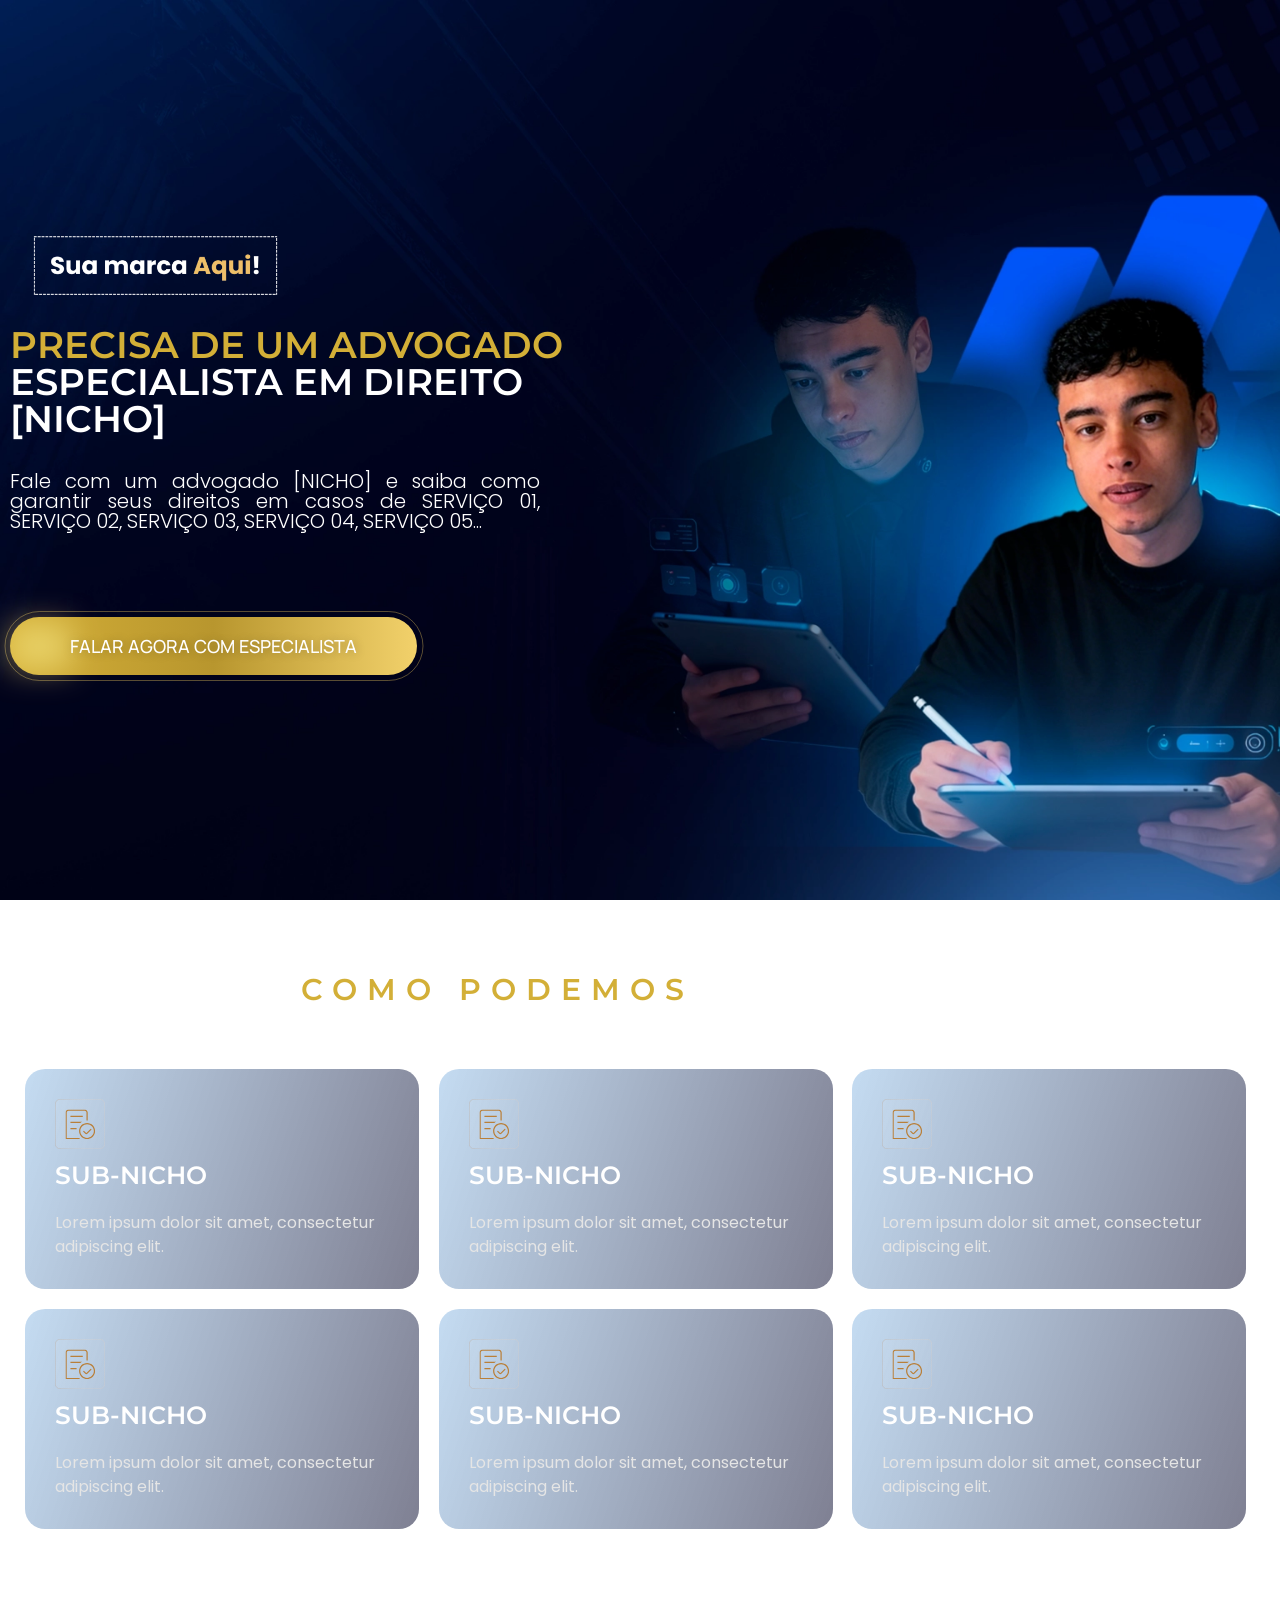
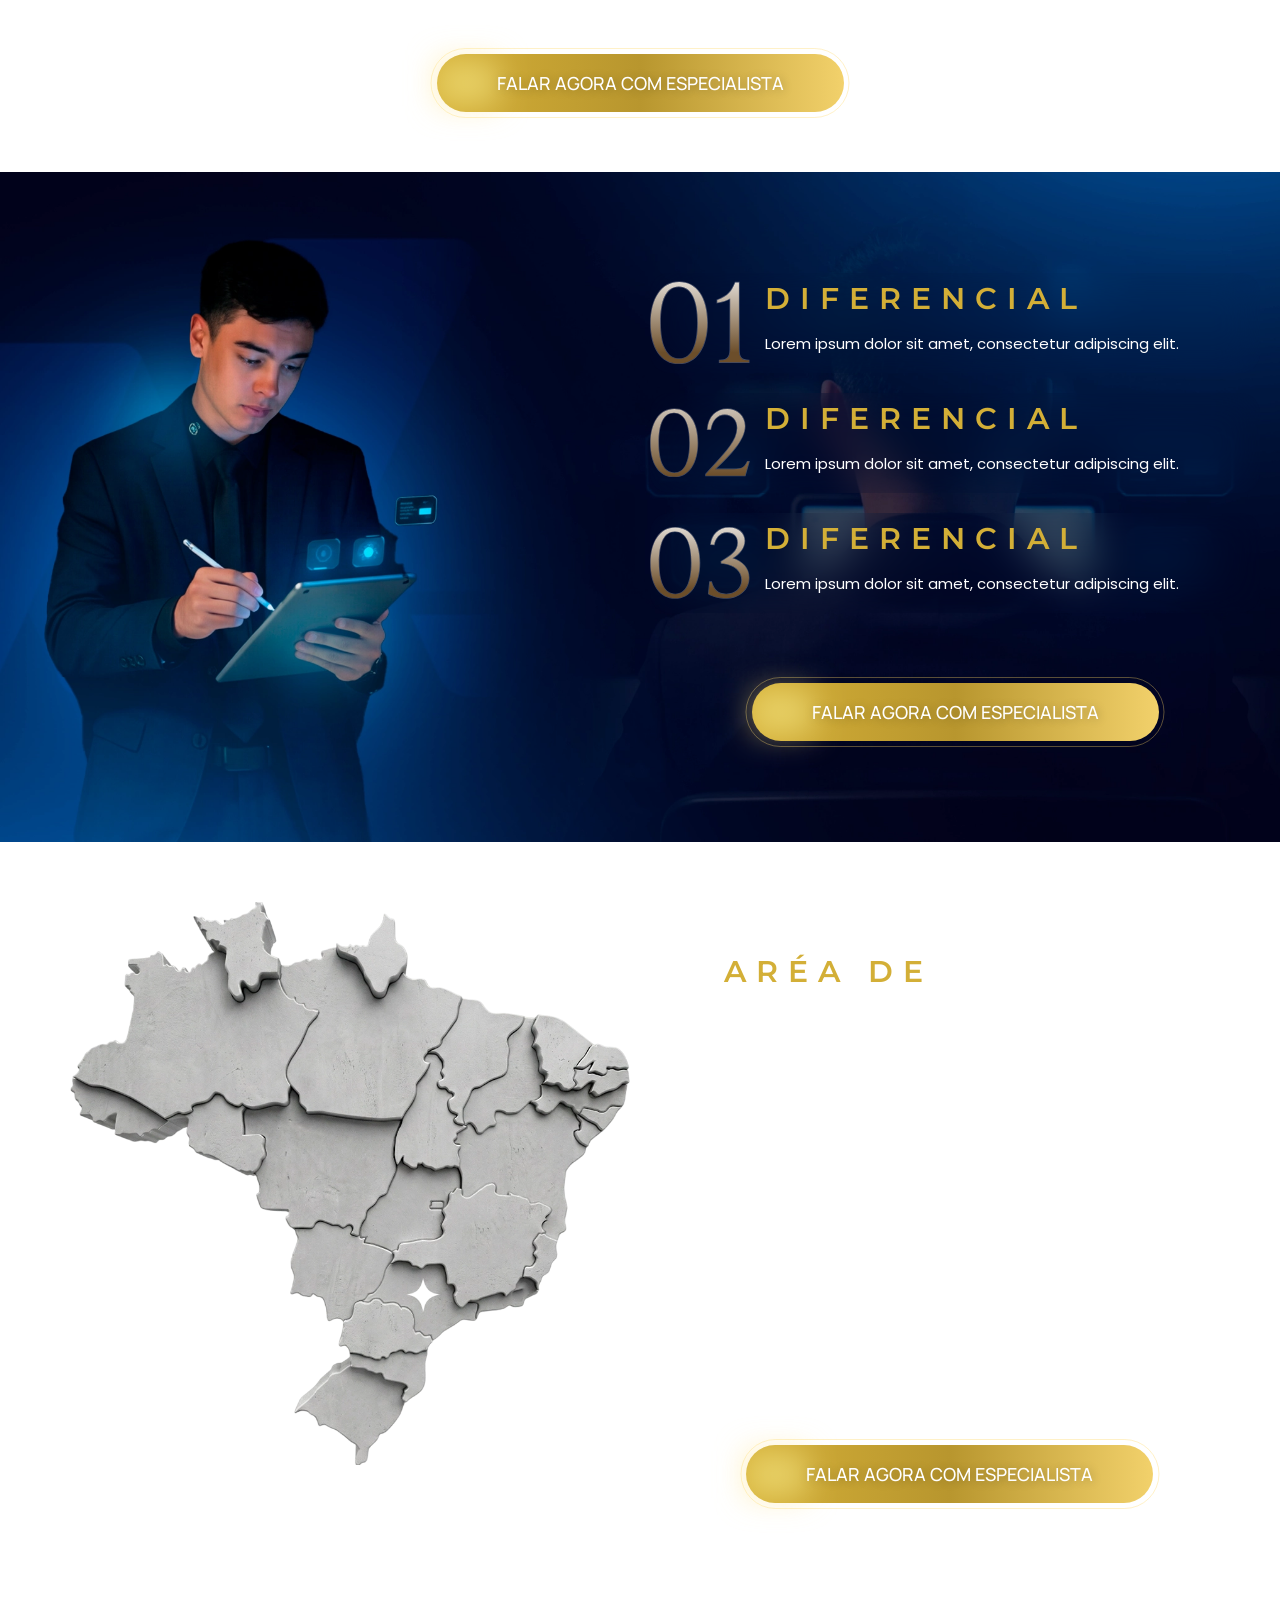
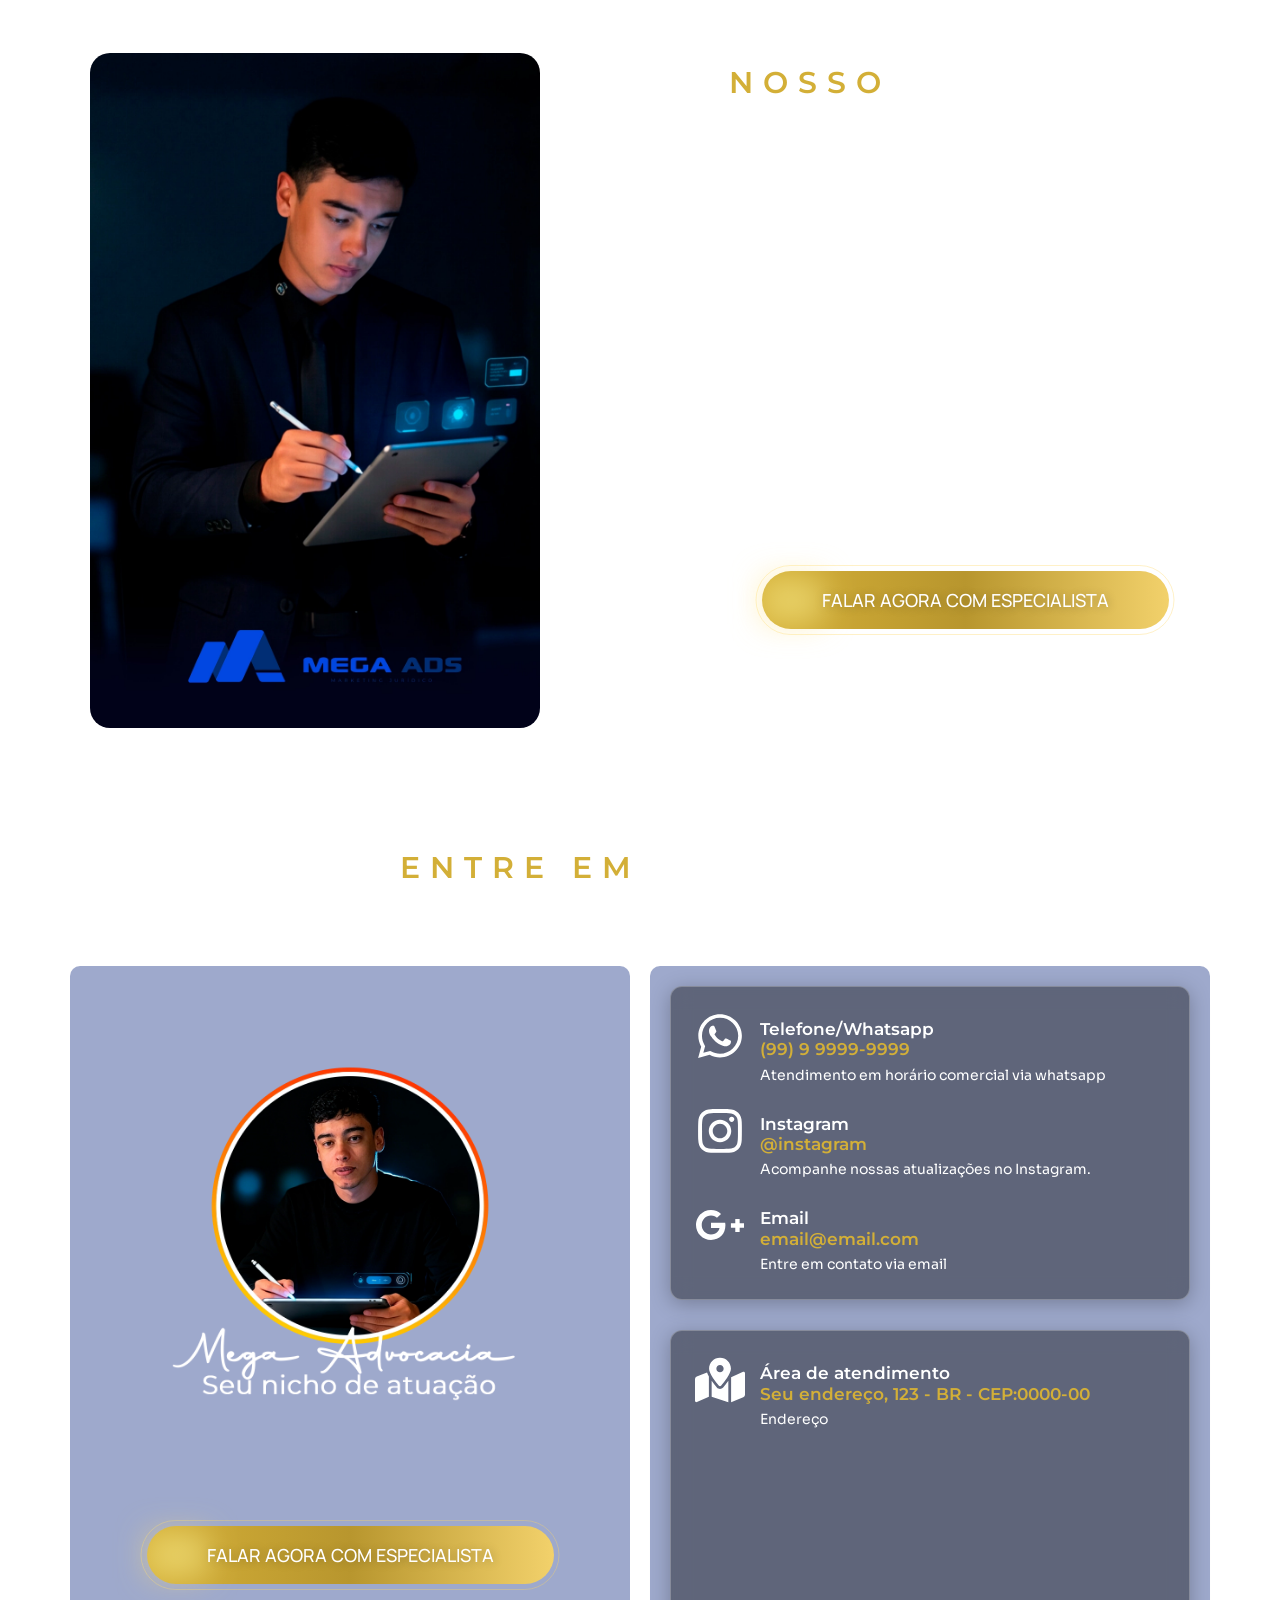
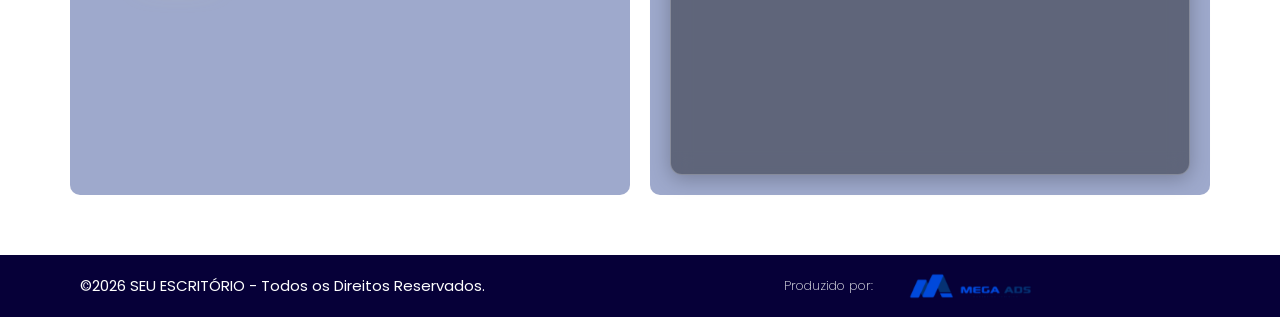
<file: index.html>
<!DOCTYPE html><html lang="pt-BR"><head>
	<meta charset="UTF-8">
		<title>Mega Ads – Modelos Mega Ads</title>
<link data-rocket-preload="" as="style" href="https://fonts.googleapis.com/css?family=Roboto%3A100%2C100italic%2C200%2C200italic%2C300%2C300italic%2C400%2C400italic%2C500%2C500italic%2C600%2C600italic%2C700%2C700italic%2C800%2C800italic%2C900%2C900italic%7CRoboto%20Slab%3A100%2C100italic%2C200%2C200italic%2C300%2C300italic%2C400%2C400italic%2C500%2C500italic%2C600%2C600italic%2C700%2C700italic%2C800%2C800italic%2C900%2C900italic%7CMontserrat%3A100%2C100italic%2C200%2C200italic%2C300%2C300italic%2C400%2C400italic%2C500%2C500italic%2C600%2C600italic%2C700%2C700italic%2C800%2C800italic%2C900%2C900italic%7CPoppins%3A100%2C100italic%2C200%2C200italic%2C300%2C300italic%2C400%2C400italic%2C500%2C500italic%2C600%2C600italic%2C700%2C700italic%2C800%2C800italic%2C900%2C900italic%7CManrope%3A100%2C100italic%2C200%2C200italic%2C300%2C300italic%2C400%2C400italic%2C500%2C500italic%2C600%2C600italic%2C700%2C700italic%2C800%2C800italic%2C900%2C900italic%7CSora%3A100%2C100italic%2C200%2C200italic%2C300%2C300italic%2C400%2C400italic%2C500%2C500italic%2C600%2C600italic%2C700%2C700italic%2C800%2C800italic%2C900%2C900italic&display=swap" rel="preload">
<link href="https://fonts.googleapis.com/css?family=Roboto%3A100%2C100italic%2C200%2C200italic%2C300%2C300italic%2C400%2C400italic%2C500%2C500italic%2C600%2C600italic%2C700%2C700italic%2C800%2C800italic%2C900%2C900italic%7CRoboto%20Slab%3A100%2C100italic%2C200%2C200italic%2C300%2C300italic%2C400%2C400italic%2C500%2C500italic%2C600%2C600italic%2C700%2C700italic%2C800%2C800italic%2C900%2C900italic%7CMontserrat%3A100%2C100italic%2C200%2C200italic%2C300%2C300italic%2C400%2C400italic%2C500%2C500italic%2C600%2C600italic%2C700%2C700italic%2C800%2C800italic%2C900%2C900italic%7CPoppins%3A100%2C100italic%2C200%2C200italic%2C300%2C300italic%2C400%2C400italic%2C500%2C500italic%2C600%2C600italic%2C700%2C700italic%2C800%2C800italic%2C900%2C900italic%7CManrope%3A100%2C100italic%2C200%2C200italic%2C300%2C300italic%2C400%2C400italic%2C500%2C500italic%2C600%2C600italic%2C700%2C700italic%2C800%2C800italic%2C900%2C900italic%7CSora%3A100%2C100italic%2C200%2C200italic%2C300%2C300italic%2C400%2C400italic%2C500%2C500italic%2C600%2C600italic%2C700%2C700italic%2C800%2C800italic%2C900%2C900italic&display=swap" media="print" onload="this.media='all'" rel="stylesheet">
<noscript data-wpr-hosted-gf-parameters=""><link rel="stylesheet" href="https://fonts.googleapis.com/css?family=Roboto%3A100%2C100italic%2C200%2C200italic%2C300%2C300italic%2C400%2C400italic%2C500%2C500italic%2C600%2C600italic%2C700%2C700italic%2C800%2C800italic%2C900%2C900italic%7CRoboto%20Slab%3A100%2C100italic%2C200%2C200italic%2C300%2C300italic%2C400%2C400italic%2C500%2C500italic%2C600%2C600italic%2C700%2C700italic%2C800%2C800italic%2C900%2C900italic%7CMontserrat%3A100%2C100italic%2C200%2C200italic%2C300%2C300italic%2C400%2C400italic%2C500%2C500italic%2C600%2C600italic%2C700%2C700italic%2C800%2C800italic%2C900%2C900italic%7CPoppins%3A100%2C100italic%2C200%2C200italic%2C300%2C300italic%2C400%2C400italic%2C500%2C500italic%2C600%2C600italic%2C700%2C700italic%2C800%2C800italic%2C900%2C900italic%7CManrope%3A100%2C100italic%2C200%2C200italic%2C300%2C300italic%2C400%2C400italic%2C500%2C500italic%2C600%2C600italic%2C700%2C700italic%2C800%2C800italic%2C900%2C900italic%7CSora%3A100%2C100italic%2C200%2C200italic%2C300%2C300italic%2C400%2C400italic%2C500%2C500italic%2C600%2C600italic%2C700%2C700italic%2C800%2C800italic%2C900%2C900italic&display=swap"></noscript>
<meta name="robots" content="max-image-preview:large">
<link href="https://fonts.gstatic.com" crossorigin="" rel="preconnect">
<link rel="alternate" type="application/rss+xml" title="Feed para Modelos Mega Ads »" href="https://titans.megaadvocacia.com/feed/">
<link rel="alternate" type="application/rss+xml" title="Feed de comentários para Modelos Mega Ads »" href="https://titans.megaadvocacia.com/comments/feed/">
<link rel="alternate" title="oEmbed (JSON)" type="application/json+oembed" href="https://titans.megaadvocacia.com/wp-json/oembed/1.0/embed?url=https%3A%2F%2Ftitans.megaadvocacia.com%2Fmega-ads%2F">
<link rel="alternate" title="oEmbed (XML)" type="text/xml+oembed" href="https://titans.megaadvocacia.com/wp-json/oembed/1.0/embed?url=https%3A%2F%2Ftitans.megaadvocacia.com%2Fmega-ads%2F&format=xml">
<style id="wp-img-auto-sizes-contain-inline-css">
img:is([sizes=auto i],[sizes^="auto," i]){contain-intrinsic-size:3000px 1500px}
/*# sourceURL=wp-img-auto-sizes-contain-inline-css */
</style>
<style id="wp-emoji-styles-inline-css">

	img.wp-smiley, img.emoji {
		display: inline !important;
		border: none !important;
		box-shadow: none !important;
		height: 1em !important;
		width: 1em !important;
		margin: 0 0.07em !important;
		vertical-align: -0.1em !important;
		background: none !important;
		padding: 0 !important;
	}
/*# sourceURL=wp-emoji-styles-inline-css */
</style>
<style id="global-styles-inline-css">
:root{--wp--preset--aspect-ratio--square: 1;--wp--preset--aspect-ratio--4-3: 4/3;--wp--preset--aspect-ratio--3-4: 3/4;--wp--preset--aspect-ratio--3-2: 3/2;--wp--preset--aspect-ratio--2-3: 2/3;--wp--preset--aspect-ratio--16-9: 16/9;--wp--preset--aspect-ratio--9-16: 9/16;--wp--preset--color--black: #000000;--wp--preset--color--cyan-bluish-gray: #abb8c3;--wp--preset--color--white: #ffffff;--wp--preset--color--pale-pink: #f78da7;--wp--preset--color--vivid-red: #cf2e2e;--wp--preset--color--luminous-vivid-orange: #ff6900;--wp--preset--color--luminous-vivid-amber: #fcb900;--wp--preset--color--light-green-cyan: #7bdcb5;--wp--preset--color--vivid-green-cyan: #00d084;--wp--preset--color--pale-cyan-blue: #8ed1fc;--wp--preset--color--vivid-cyan-blue: #0693e3;--wp--preset--color--vivid-purple: #9b51e0;--wp--preset--gradient--vivid-cyan-blue-to-vivid-purple: linear-gradient(135deg,rgb(6,147,227) 0%,rgb(155,81,224) 100%);--wp--preset--gradient--light-green-cyan-to-vivid-green-cyan: linear-gradient(135deg,rgb(122,220,180) 0%,rgb(0,208,130) 100%);--wp--preset--gradient--luminous-vivid-amber-to-luminous-vivid-orange: linear-gradient(135deg,rgb(252,185,0) 0%,rgb(255,105,0) 100%);--wp--preset--gradient--luminous-vivid-orange-to-vivid-red: linear-gradient(135deg,rgb(255,105,0) 0%,rgb(207,46,46) 100%);--wp--preset--gradient--very-light-gray-to-cyan-bluish-gray: linear-gradient(135deg,rgb(238,238,238) 0%,rgb(169,184,195) 100%);--wp--preset--gradient--cool-to-warm-spectrum: linear-gradient(135deg,rgb(74,234,220) 0%,rgb(151,120,209) 20%,rgb(207,42,186) 40%,rgb(238,44,130) 60%,rgb(251,105,98) 80%,rgb(254,248,76) 100%);--wp--preset--gradient--blush-light-purple: linear-gradient(135deg,rgb(255,206,236) 0%,rgb(152,150,240) 100%);--wp--preset--gradient--blush-bordeaux: linear-gradient(135deg,rgb(254,205,165) 0%,rgb(254,45,45) 50%,rgb(107,0,62) 100%);--wp--preset--gradient--luminous-dusk: linear-gradient(135deg,rgb(255,203,112) 0%,rgb(199,81,192) 50%,rgb(65,88,208) 100%);--wp--preset--gradient--pale-ocean: linear-gradient(135deg,rgb(255,245,203) 0%,rgb(182,227,212) 50%,rgb(51,167,181) 100%);--wp--preset--gradient--electric-grass: linear-gradient(135deg,rgb(202,248,128) 0%,rgb(113,206,126) 100%);--wp--preset--gradient--midnight: linear-gradient(135deg,rgb(2,3,129) 0%,rgb(40,116,252) 100%);--wp--preset--font-size--small: 13px;--wp--preset--font-size--medium: 20px;--wp--preset--font-size--large: 36px;--wp--preset--font-size--x-large: 42px;--wp--preset--spacing--20: 0.44rem;--wp--preset--spacing--30: 0.67rem;--wp--preset--spacing--40: 1rem;--wp--preset--spacing--50: 1.5rem;--wp--preset--spacing--60: 2.25rem;--wp--preset--spacing--70: 3.38rem;--wp--preset--spacing--80: 5.06rem;--wp--preset--shadow--natural: 6px 6px 9px rgba(0, 0, 0, 0.2);--wp--preset--shadow--deep: 12px 12px 50px rgba(0, 0, 0, 0.4);--wp--preset--shadow--sharp: 6px 6px 0px rgba(0, 0, 0, 0.2);--wp--preset--shadow--outlined: 6px 6px 0px -3px rgb(255, 255, 255), 6px 6px rgb(0, 0, 0);--wp--preset--shadow--crisp: 6px 6px 0px rgb(0, 0, 0);}:root { --wp--style--global--content-size: 800px;--wp--style--global--wide-size: 1200px; }:where(body) { margin: 0; }.wp-site-blocks > .alignleft { float: left; margin-right: 2em; }.wp-site-blocks > .alignright { float: right; margin-left: 2em; }.wp-site-blocks > .aligncenter { justify-content: center; margin-left: auto; margin-right: auto; }:where(.wp-site-blocks) > * { margin-block-start: 24px; margin-block-end: 0; }:where(.wp-site-blocks) > :first-child { margin-block-start: 0; }:where(.wp-site-blocks) > :last-child { margin-block-end: 0; }:root { --wp--style--block-gap: 24px; }:root :where(.is-layout-flow) > :first-child{margin-block-start: 0;}:root :where(.is-layout-flow) > :last-child{margin-block-end: 0;}:root :where(.is-layout-flow) > *{margin-block-start: 24px;margin-block-end: 0;}:root :where(.is-layout-constrained) > :first-child{margin-block-start: 0;}:root :where(.is-layout-constrained) > :last-child{margin-block-end: 0;}:root :where(.is-layout-constrained) > *{margin-block-start: 24px;margin-block-end: 0;}:root :where(.is-layout-flex){gap: 24px;}:root :where(.is-layout-grid){gap: 24px;}.is-layout-flow > .alignleft{float: left;margin-inline-start: 0;margin-inline-end: 2em;}.is-layout-flow > .alignright{float: right;margin-inline-start: 2em;margin-inline-end: 0;}.is-layout-flow > .aligncenter{margin-left: auto !important;margin-right: auto !important;}.is-layout-constrained > .alignleft{float: left;margin-inline-start: 0;margin-inline-end: 2em;}.is-layout-constrained > .alignright{float: right;margin-inline-start: 2em;margin-inline-end: 0;}.is-layout-constrained > .aligncenter{margin-left: auto !important;margin-right: auto !important;}.is-layout-constrained > :where(:not(.alignleft):not(.alignright):not(.alignfull)){max-width: var(--wp--style--global--content-size);margin-left: auto !important;margin-right: auto !important;}.is-layout-constrained > .alignwide{max-width: var(--wp--style--global--wide-size);}body .is-layout-flex{display: flex;}.is-layout-flex{flex-wrap: wrap;align-items: center;}.is-layout-flex > :is(*, div){margin: 0;}body .is-layout-grid{display: grid;}.is-layout-grid > :is(*, div){margin: 0;}body{padding-top: 0px;padding-right: 0px;padding-bottom: 0px;padding-left: 0px;}a:where(:not(.wp-element-button)){text-decoration: underline;}:root :where(.wp-element-button, .wp-block-button__link){background-color: #32373c;border-width: 0;color: #fff;font-family: inherit;font-size: inherit;font-style: inherit;font-weight: inherit;letter-spacing: inherit;line-height: inherit;padding-top: calc(0.667em + 2px);padding-right: calc(1.333em + 2px);padding-bottom: calc(0.667em + 2px);padding-left: calc(1.333em + 2px);text-decoration: none;text-transform: inherit;}.has-black-color{color: var(--wp--preset--color--black) !important;}.has-cyan-bluish-gray-color{color: var(--wp--preset--color--cyan-bluish-gray) !important;}.has-white-color{color: var(--wp--preset--color--white) !important;}.has-pale-pink-color{color: var(--wp--preset--color--pale-pink) !important;}.has-vivid-red-color{color: var(--wp--preset--color--vivid-red) !important;}.has-luminous-vivid-orange-color{color: var(--wp--preset--color--luminous-vivid-orange) !important;}.has-luminous-vivid-amber-color{color: var(--wp--preset--color--luminous-vivid-amber) !important;}.has-light-green-cyan-color{color: var(--wp--preset--color--light-green-cyan) !important;}.has-vivid-green-cyan-color{color: var(--wp--preset--color--vivid-green-cyan) !important;}.has-pale-cyan-blue-color{color: var(--wp--preset--color--pale-cyan-blue) !important;}.has-vivid-cyan-blue-color{color: var(--wp--preset--color--vivid-cyan-blue) !important;}.has-vivid-purple-color{color: var(--wp--preset--color--vivid-purple) !important;}.has-black-background-color{background-color: var(--wp--preset--color--black) !important;}.has-cyan-bluish-gray-background-color{background-color: var(--wp--preset--color--cyan-bluish-gray) !important;}.has-white-background-color{background-color: var(--wp--preset--color--white) !important;}.has-pale-pink-background-color{background-color: var(--wp--preset--color--pale-pink) !important;}.has-vivid-red-background-color{background-color: var(--wp--preset--color--vivid-red) !important;}.has-luminous-vivid-orange-background-color{background-color: var(--wp--preset--color--luminous-vivid-orange) !important;}.has-luminous-vivid-amber-background-color{background-color: var(--wp--preset--color--luminous-vivid-amber) !important;}.has-light-green-cyan-background-color{background-color: var(--wp--preset--color--light-green-cyan) !important;}.has-vivid-green-cyan-background-color{background-color: var(--wp--preset--color--vivid-green-cyan) !important;}.has-pale-cyan-blue-background-color{background-color: var(--wp--preset--color--pale-cyan-blue) !important;}.has-vivid-cyan-blue-background-color{background-color: var(--wp--preset--color--vivid-cyan-blue) !important;}.has-vivid-purple-background-color{background-color: var(--wp--preset--color--vivid-purple) !important;}.has-black-border-color{border-color: var(--wp--preset--color--black) !important;}.has-cyan-bluish-gray-border-color{border-color: var(--wp--preset--color--cyan-bluish-gray) !important;}.has-white-border-color{border-color: var(--wp--preset--color--white) !important;}.has-pale-pink-border-color{border-color: var(--wp--preset--color--pale-pink) !important;}.has-vivid-red-border-color{border-color: var(--wp--preset--color--vivid-red) !important;}.has-luminous-vivid-orange-border-color{border-color: var(--wp--preset--color--luminous-vivid-orange) !important;}.has-luminous-vivid-amber-border-color{border-color: var(--wp--preset--color--luminous-vivid-amber) !important;}.has-light-green-cyan-border-color{border-color: var(--wp--preset--color--light-green-cyan) !important;}.has-vivid-green-cyan-border-color{border-color: var(--wp--preset--color--vivid-green-cyan) !important;}.has-pale-cyan-blue-border-color{border-color: var(--wp--preset--color--pale-cyan-blue) !important;}.has-vivid-cyan-blue-border-color{border-color: var(--wp--preset--color--vivid-cyan-blue) !important;}.has-vivid-purple-border-color{border-color: var(--wp--preset--color--vivid-purple) !important;}.has-vivid-cyan-blue-to-vivid-purple-gradient-background{background: var(--wp--preset--gradient--vivid-cyan-blue-to-vivid-purple) !important;}.has-light-green-cyan-to-vivid-green-cyan-gradient-background{background: var(--wp--preset--gradient--light-green-cyan-to-vivid-green-cyan) !important;}.has-luminous-vivid-amber-to-luminous-vivid-orange-gradient-background{background: var(--wp--preset--gradient--luminous-vivid-amber-to-luminous-vivid-orange) !important;}.has-luminous-vivid-orange-to-vivid-red-gradient-background{background: var(--wp--preset--gradient--luminous-vivid-orange-to-vivid-red) !important;}.has-very-light-gray-to-cyan-bluish-gray-gradient-background{background: var(--wp--preset--gradient--very-light-gray-to-cyan-bluish-gray) !important;}.has-cool-to-warm-spectrum-gradient-background{background: var(--wp--preset--gradient--cool-to-warm-spectrum) !important;}.has-blush-light-purple-gradient-background{background: var(--wp--preset--gradient--blush-light-purple) !important;}.has-blush-bordeaux-gradient-background{background: var(--wp--preset--gradient--blush-bordeaux) !important;}.has-luminous-dusk-gradient-background{background: var(--wp--preset--gradient--luminous-dusk) !important;}.has-pale-ocean-gradient-background{background: var(--wp--preset--gradient--pale-ocean) !important;}.has-electric-grass-gradient-background{background: var(--wp--preset--gradient--electric-grass) !important;}.has-midnight-gradient-background{background: var(--wp--preset--gradient--midnight) !important;}.has-small-font-size{font-size: var(--wp--preset--font-size--small) !important;}.has-medium-font-size{font-size: var(--wp--preset--font-size--medium) !important;}.has-large-font-size{font-size: var(--wp--preset--font-size--large) !important;}.has-x-large-font-size{font-size: var(--wp--preset--font-size--x-large) !important;}
:root :where(.wp-block-pullquote){font-size: 1.5em;line-height: 1.6;}
/*# sourceURL=global-styles-inline-css */
</style>
<link rel="stylesheet" id="hello-elementor-css" href="css/reset.css" media="all">
<link rel="stylesheet" id="hello-elementor-theme-style-css" href="css/theme.css" media="all">
<link rel="stylesheet" id="hello-elementor-header-footer-css" href="css/header-footer.css" media="all">
<link rel="stylesheet" id="elementor-frontend-css" href="css/frontend.min.css" media="all">
<link rel="stylesheet" id="elementor-post-2018-css" href="css/post-2018.css" media="all">
<link rel="stylesheet" id="font-awesome-5-all-css" href="css/all.min.css" media="all">
<link rel="stylesheet" id="font-awesome-4-shim-css" href="css/v4-shims.min.css" media="all">
<link rel="stylesheet" id="e-animation-fadeIn-css" href="css/fadeIn.min.css" media="all">
<link rel="stylesheet" id="widget-image-css" href="css/widget-image.min.css" media="all">
<link rel="stylesheet" id="widget-heading-css" href="css/widget-heading.min.css" media="all">
<link rel="stylesheet" id="e-animation-slideInUp-css" href="css/slideInUp.min.css" media="all">
<link rel="stylesheet" id="widget-icon-box-css" href="css/widget-icon-box.min.css" media="all">
<link rel="stylesheet" id="widget-google_maps-css" href="css/widget-google_maps.min.css" media="all">
<link rel="stylesheet" id="elementor-post-2312-css" href="css/post-2312.css" media="all">






<script src="js/v4-shims.min.js" id="font-awesome-4-shim-js"></script>
<script src="js/jquery.min.js" id="jquery-core-js"></script>
<script src="js/jquery-migrate.min.js" id="jquery-migrate-js"></script>
<link rel="https://api.w.org/" href="https://titans.megaadvocacia.com/wp-json/"><link rel="alternate" title="JSON" type="application/json" href="https://titans.megaadvocacia.com/wp-json/wp/v2/pages/2312"><link rel="EditURI" type="application/rsd+xml" title="RSD" href="https://titans.megaadvocacia.com/xmlrpc.php?rsd">

<link rel="canonical" href="https://titans.megaadvocacia.com/mega-ads/">
<link rel="shortlink" href="https://titans.megaadvocacia.com/?p=2312">
<meta name="ti-site-data" content="eyJyIjoiMTowITc6MCEzMDowIiwibyI6Imh0dHBzOlwvXC90aXRhbnMubWVnYWFkdm9jYWNpYS5jb20/dGktb25saW5lLXVzZXJzLWdvb2dsZT0xJmFtcDtwPSUyRm1lZ2EtYWRzJTJGJmFtcDtfd3Bub25jZT01ODRlNWZmM2Q5In0="><meta name="generator" content="Elementor 4.0.1; features: e_font_icon_svg, additional_custom_breakpoints; settings: css_print_method-external, google_font-enabled, font_display-auto">
			<style>
				.e-con.e-parent:nth-of-type(n+4):not(.e-lazyloaded):not(.e-no-lazyload),
				.e-con.e-parent:nth-of-type(n+4):not(.e-lazyloaded):not(.e-no-lazyload) * {
					background-image: none !important;
				}
				@media screen and (max-height: 1024px) {
					.e-con.e-parent:nth-of-type(n+3):not(.e-lazyloaded):not(.e-no-lazyload),
					.e-con.e-parent:nth-of-type(n+3):not(.e-lazyloaded):not(.e-no-lazyload) * {
						background-image: none !important;
					}
				}
				@media screen and (max-height: 640px) {
					.e-con.e-parent:nth-of-type(n+2):not(.e-lazyloaded):not(.e-no-lazyload),
					.e-con.e-parent:nth-of-type(n+2):not(.e-lazyloaded):not(.e-no-lazyload) * {
						background-image: none !important;
					}
				}
			</style>
			<meta name="bmi-version" content="2.1.4">	<meta name="viewport" content="width=device-width, initial-scale=1.0, viewport-fit=cover"><meta name="generator" content="WP Rocket 3.20.3" data-wpr-features="wpr_preload_links wpr_desktop">
			<style>
				/* Fallback para garantir visibilidade local caso o JS do Elementor falhe */
				.elementor-invisible { visibility: visible !important; opacity: 1 !important; }
				.elementor-animated { opacity: 1 !important; visibility: visible !important; }
			</style>
</head>
<body class="wp-singular page-template page-template-elementor_canvas page page-id-2312 wp-embed-responsive wp-theme-hello-elementor hello-elementor-default elementor-default elementor-template-canvas elementor-kit-2018 elementor-page elementor-page-2312">
			<div data-rocket-location-hash="c4c0ae1d257e95199101ff2b357983e5" data-elementor-type="wp-page" data-elementor-id="2312" class="elementor elementor-2312" data-elementor-post-type="page">
				<div class="elementor-element elementor-element-29d9f0bf e-flex e-con-boxed e-con e-parent e-lazyloaded" data-id="29d9f0bf" data-element_type="container" data-e-type="container" data-settings="{" background_background":"classic"}"="">
					<div data-rocket-location-hash="da3b654b339ed49f0234db69a353a170" class="e-con-inner">
		<div class="elementor-element elementor-element-5e793075 e-con-full e-flex e-con e-child" data-id="5e793075" data-element_type="container" data-e-type="container" data-settings="{" background_background":"classic"}"="">
				<div class="elementor-element elementor-element-12c4482b elementor-widget-mobile__width-initial elementor-invisible elementor-widget elementor-widget-image" data-id="12c4482b" data-element_type="widget" data-e-type="widget" data-settings="{" _animation":"fadein"}"="" data-widget_type="image.default">
															<img fetchpriority="high" decoding="async" width="800" height="222" src="images/sua-logo-aqui.webp" class="attachment-large size-large wp-image-2297" alt="">															</div>
				<div class="elementor-element elementor-element-6bbe126c elementor-widget__width-initial elementor-invisible elementor-widget elementor-widget-heading" data-id="6bbe126c" data-element_type="widget" data-e-type="widget" data-settings="{" _animation":"fadein"}"="" data-widget_type="heading.default">
					<h2 class="elementor-heading-title elementor-size-default">Precisa de um Advogado <p style="color: white">especialista em Direito [NICHO]<span style="letter-spacing: 0px"></span></p></h2>				</div>
				<div class="elementor-element elementor-element-30868e8d elementor-widget-mobile__width-initial elementor-invisible elementor-widget elementor-widget-heading" data-id="30868e8d" data-element_type="widget" data-e-type="widget" data-settings="{" _animation":"fadein"}"="" data-widget_type="heading.default">
					<h2 class="elementor-heading-title elementor-size-default">Fale com um advogado [NICHO] e saiba como garantir seus direitos em casos de SERVIÇO 01, SERVIÇO 02, SERVIÇO 03, SERVIÇO 04, SERVIÇO 05...</h2>				</div>
				<div class="elementor-element elementor-element-58d7f1d1 bt elementor-widget-mobile__width-initial elementor-widget elementor-widget-button" data-id="58d7f1d1" data-element_type="widget" data-e-type="widget" data-widget_type="button.default">
										<a class="elementor-button elementor-button-link elementor-size-sm" href="#">
						<span class="elementor-button-content-wrapper">
									<span class="elementor-button-text">Falar agora com Especialista</span>
					</span>
					</a>
								</div>
				</div>
		<div class="elementor-element elementor-element-5b41365b e-con-full elementor-hidden-tablet elementor-hidden-mobile e-flex e-con e-child" data-id="5b41365b" data-element_type="container" data-e-type="container">
				</div>
					</div>
				</div>
		<div class="elementor-element elementor-element-16fdbf59 e-flex e-con-boxed e-con e-parent e-lazyloaded" data-id="16fdbf59" data-element_type="container" data-e-type="container" data-settings="{" background_background":"classic"}"="">
					<div data-rocket-location-hash="db09287dc3941bcac9abe956715ef14a" class="e-con-inner">
				<div class="elementor-element elementor-element-5b967a5f elementor-widget__width-initial elementor-invisible elementor-widget elementor-widget-heading" data-id="5b967a5f" data-element_type="widget" data-e-type="widget" data-settings="{" _animation":"slideinup"}"="" data-widget_type="heading.default">
					<h2 class="elementor-heading-title elementor-size-default">Como podemos <span style="color: white"> te ajudar</span></h2>				</div>
				<div class="elementor-element elementor-element-34720e5d elementor-widget-mobile__width-initial elementor-invisible elementor-widget elementor-widget-heading" data-id="34720e5d" data-element_type="widget" data-e-type="widget" data-settings="{" _animation":"fadein"}"="" data-widget_type="heading.default">
					<h2 class="elementor-heading-title elementor-size-default">Veja abaixo quais tipos de causas podemos te ajudar</h2>				</div>
		<div class="elementor-element elementor-element-207415d e-con-full e-flex e-con e-child" data-id="207415d" data-element_type="container" data-e-type="container">
				<div class="elementor-element elementor-element-1f67ef0 elementor-widget__width-initial elementor-widget-mobile__width-inherit elementor-mobile-position-block-start e-transform elementor-view-default elementor-invisible elementor-widget elementor-widget-icon-box" data-id="1f67ef0" data-element_type="widget" data-e-type="widget" data-settings="{" _animation":"slideinup","_transform_translatey_effect_hover":{"unit":"px","size":-5,"sizes":[]},"_transform_translatex_effect_hover":{"unit":"px","size":"","sizes":[]},"_transform_translatex_effect_hover_tablet":{"unit":"px","size":"","sizes":[]},"_transform_translatex_effect_hover_mobile":{"unit":"px","size":"","sizes":[]},"_transform_translatey_effect_hover_tablet":{"unit":"px","size":"","sizes":[]},"_transform_translatey_effect_hover_mobile":{"unit":"px","size":"","sizes":[]}}"="" data-widget_type="icon-box.default">
							<div class="elementor-icon-box-wrapper">

						<div class="elementor-icon-box-icon">
				<span class="elementor-icon">
				<svg xmlns="http://www.w3.org/2000/svg" width="81" height="81" viewBox="0 0 81 81" fill="none"><foreignObject x="-20" y="-20" width="121" height="121"></foreignObject><g data-figma-bg-blur-radius="20"><path d="M0 8C0 3.58172 3.58172 0 8 0H73C77.4183 0 81 3.58172 81 8V73C81 77.4183 77.4183 81 73 81H8C3.58172 81 0 77.4183 0 73V8Z" fill="url(#paint0_linear_1036_19)" fill-opacity="0.09"></path><path d="M8 0.5H73C77.1421 0.5 80.5 3.85786 80.5 8V73C80.5 77.1421 77.1421 80.5 73 80.5H8C3.85786 80.5 0.5 77.1421 0.5 73V8C0.5 3.85786 3.85786 0.5 8 0.5Z" stroke="url(#paint1_linear_1036_19)" stroke-opacity="0.35"></path></g><g clip-path="url(#clip1_1036_19)"><path d="M52 39C44.832 39 39 44.832 39 52C39 59.168 44.832 65 52 65C59.168 65 65 59.168 65 52C65 44.832 59.168 39 52 39ZM52 63C45.936 63 41 58.064 41 52C41 45.936 45.936 41 52 41C58.064 41 63 45.936 63 52C63 58.064 58.064 63 52 63ZM57.878 48.098L59.28 49.524L52.368 56.322C51.934 56.758 51.348 57 50.724 57C50.1 57 49.516 56.758 49.074 56.314L45.374 52.728L46.764 51.29L50.476 54.89C50.674 55.088 50.79 55.068 50.956 54.904L57.878 48.098ZM41.046 39H25V37H43.994C42.94 37.564 41.952 38.236 41.046 39ZM41.046 65H17V22C17 19.242 19.242 17 22 17H48C50.758 17 53 19.242 53 22V35.03C52.668 35.01 52.336 35 52 35C51.664 35 51.332 35.01 51 35.03V22C51 20.346 49.654 19 48 19H22C20.346 19 19 20.346 19 22V63H39.04C39.652 63.72 40.324 64.39 41.048 65H41.046ZM45 29H25V27H45V29ZM25 47H35V49H25V47Z" fill="#B97F39"></path></g><defs><clipPath id="bgblur_0_1036_19_clip_path" transform="translate(20 20)"><path d="M0 8C0 3.58172 3.58172 0 8 0H73C77.4183 0 81 3.58172 81 8V73C81 77.4183 77.4183 81 73 81H8C3.58172 81 0 77.4183 0 73V8Z"></path></clipPath><linearGradient id="paint0_linear_1036_19" x1="0" y1="0" x2="97.2072" y2="32.4504" gradientUnits="userSpaceOnUse"><stop stop-color="white" stop-opacity="0.8"></stop><stop offset="1" stop-color="white" stop-opacity="0.2"></stop></linearGradient><linearGradient id="paint1_linear_1036_19" x1="-33.1535" y1="-42.93" x2="95.0432" y2="-39.4084" gradientUnits="userSpaceOnUse"><stop stop-color="#874912"></stop><stop offset="0.650008" stop-color="#E8CDB5"></stop></linearGradient><clipPath id="clip1_1036_19"><rect width="48" height="48" fill="white" transform="translate(17 17)"></rect></clipPath></defs></svg>				</span>
			</div>
			
						<div class="elementor-icon-box-content">

									<h3 class="elementor-icon-box-title">
						<span>
							 SUB-NICHO						</span>
					</h3>
				
									<p class="elementor-icon-box-description">
						Lorem ipsum dolor sit amet, consectetur adipiscing elit.					</p>
				
			</div>
			
		</div>
						</div>
				<div class="elementor-element elementor-element-7553e270 elementor-widget__width-initial elementor-widget-mobile__width-inherit elementor-mobile-position-block-start e-transform elementor-view-default elementor-invisible elementor-widget elementor-widget-icon-box" data-id="7553e270" data-element_type="widget" data-e-type="widget" data-settings="{" _animation":"slideinup","_transform_translatey_effect_hover":{"unit":"px","size":-5,"sizes":[]},"_transform_translatex_effect_hover":{"unit":"px","size":"","sizes":[]},"_transform_translatex_effect_hover_tablet":{"unit":"px","size":"","sizes":[]},"_transform_translatex_effect_hover_mobile":{"unit":"px","size":"","sizes":[]},"_transform_translatey_effect_hover_tablet":{"unit":"px","size":"","sizes":[]},"_transform_translatey_effect_hover_mobile":{"unit":"px","size":"","sizes":[]}}"="" data-widget_type="icon-box.default">
							<div class="elementor-icon-box-wrapper">

						<div class="elementor-icon-box-icon">
				<span class="elementor-icon">
				<svg xmlns="http://www.w3.org/2000/svg" width="81" height="81" viewBox="0 0 81 81" fill="none"><foreignObject x="-20" y="-20" width="121" height="121"></foreignObject><g data-figma-bg-blur-radius="20"><path d="M0 8C0 3.58172 3.58172 0 8 0H73C77.4183 0 81 3.58172 81 8V73C81 77.4183 77.4183 81 73 81H8C3.58172 81 0 77.4183 0 73V8Z" fill="url(#paint0_linear_1036_19)" fill-opacity="0.09"></path><path d="M8 0.5H73C77.1421 0.5 80.5 3.85786 80.5 8V73C80.5 77.1421 77.1421 80.5 73 80.5H8C3.85786 80.5 0.5 77.1421 0.5 73V8C0.5 3.85786 3.85786 0.5 8 0.5Z" stroke="url(#paint1_linear_1036_19)" stroke-opacity="0.35"></path></g><g clip-path="url(#clip1_1036_19)"><path d="M52 39C44.832 39 39 44.832 39 52C39 59.168 44.832 65 52 65C59.168 65 65 59.168 65 52C65 44.832 59.168 39 52 39ZM52 63C45.936 63 41 58.064 41 52C41 45.936 45.936 41 52 41C58.064 41 63 45.936 63 52C63 58.064 58.064 63 52 63ZM57.878 48.098L59.28 49.524L52.368 56.322C51.934 56.758 51.348 57 50.724 57C50.1 57 49.516 56.758 49.074 56.314L45.374 52.728L46.764 51.29L50.476 54.89C50.674 55.088 50.79 55.068 50.956 54.904L57.878 48.098ZM41.046 39H25V37H43.994C42.94 37.564 41.952 38.236 41.046 39ZM41.046 65H17V22C17 19.242 19.242 17 22 17H48C50.758 17 53 19.242 53 22V35.03C52.668 35.01 52.336 35 52 35C51.664 35 51.332 35.01 51 35.03V22C51 20.346 49.654 19 48 19H22C20.346 19 19 20.346 19 22V63H39.04C39.652 63.72 40.324 64.39 41.048 65H41.046ZM45 29H25V27H45V29ZM25 47H35V49H25V47Z" fill="#B97F39"></path></g><defs><clipPath id="bgblur_0_1036_19_clip_path" transform="translate(20 20)"><path d="M0 8C0 3.58172 3.58172 0 8 0H73C77.4183 0 81 3.58172 81 8V73C81 77.4183 77.4183 81 73 81H8C3.58172 81 0 77.4183 0 73V8Z"></path></clipPath><linearGradient id="paint0_linear_1036_19" x1="0" y1="0" x2="97.2072" y2="32.4504" gradientUnits="userSpaceOnUse"><stop stop-color="white" stop-opacity="0.8"></stop><stop offset="1" stop-color="white" stop-opacity="0.2"></stop></linearGradient><linearGradient id="paint1_linear_1036_19" x1="-33.1535" y1="-42.93" x2="95.0432" y2="-39.4084" gradientUnits="userSpaceOnUse"><stop stop-color="#874912"></stop><stop offset="0.650008" stop-color="#E8CDB5"></stop></linearGradient><clipPath id="clip1_1036_19"><rect width="48" height="48" fill="white" transform="translate(17 17)"></rect></clipPath></defs></svg>				</span>
			</div>
			
						<div class="elementor-icon-box-content">

									<h3 class="elementor-icon-box-title">
						<span>
							 SUB-NICHO						</span>
					</h3>
				
									<p class="elementor-icon-box-description">
						Lorem ipsum dolor sit amet, consectetur adipiscing elit.					</p>
				
			</div>
			
		</div>
						</div>
				<div class="elementor-element elementor-element-43c575f5 elementor-widget__width-initial elementor-widget-mobile__width-inherit elementor-mobile-position-block-start e-transform elementor-view-default elementor-invisible elementor-widget elementor-widget-icon-box" data-id="43c575f5" data-element_type="widget" data-e-type="widget" data-settings="{" _animation":"slideinup","_transform_translatey_effect_hover":{"unit":"px","size":-5,"sizes":[]},"_transform_translatex_effect_hover":{"unit":"px","size":"","sizes":[]},"_transform_translatex_effect_hover_tablet":{"unit":"px","size":"","sizes":[]},"_transform_translatex_effect_hover_mobile":{"unit":"px","size":"","sizes":[]},"_transform_translatey_effect_hover_tablet":{"unit":"px","size":"","sizes":[]},"_transform_translatey_effect_hover_mobile":{"unit":"px","size":"","sizes":[]}}"="" data-widget_type="icon-box.default">
							<div class="elementor-icon-box-wrapper">

						<div class="elementor-icon-box-icon">
				<span class="elementor-icon">
				<svg xmlns="http://www.w3.org/2000/svg" width="81" height="81" viewBox="0 0 81 81" fill="none"><foreignObject x="-20" y="-20" width="121" height="121"></foreignObject><g data-figma-bg-blur-radius="20"><path d="M0 8C0 3.58172 3.58172 0 8 0H73C77.4183 0 81 3.58172 81 8V73C81 77.4183 77.4183 81 73 81H8C3.58172 81 0 77.4183 0 73V8Z" fill="url(#paint0_linear_1036_19)" fill-opacity="0.09"></path><path d="M8 0.5H73C77.1421 0.5 80.5 3.85786 80.5 8V73C80.5 77.1421 77.1421 80.5 73 80.5H8C3.85786 80.5 0.5 77.1421 0.5 73V8C0.5 3.85786 3.85786 0.5 8 0.5Z" stroke="url(#paint1_linear_1036_19)" stroke-opacity="0.35"></path></g><g clip-path="url(#clip1_1036_19)"><path d="M52 39C44.832 39 39 44.832 39 52C39 59.168 44.832 65 52 65C59.168 65 65 59.168 65 52C65 44.832 59.168 39 52 39ZM52 63C45.936 63 41 58.064 41 52C41 45.936 45.936 41 52 41C58.064 41 63 45.936 63 52C63 58.064 58.064 63 52 63ZM57.878 48.098L59.28 49.524L52.368 56.322C51.934 56.758 51.348 57 50.724 57C50.1 57 49.516 56.758 49.074 56.314L45.374 52.728L46.764 51.29L50.476 54.89C50.674 55.088 50.79 55.068 50.956 54.904L57.878 48.098ZM41.046 39H25V37H43.994C42.94 37.564 41.952 38.236 41.046 39ZM41.046 65H17V22C17 19.242 19.242 17 22 17H48C50.758 17 53 19.242 53 22V35.03C52.668 35.01 52.336 35 52 35C51.664 35 51.332 35.01 51 35.03V22C51 20.346 49.654 19 48 19H22C20.346 19 19 20.346 19 22V63H39.04C39.652 63.72 40.324 64.39 41.048 65H41.046ZM45 29H25V27H45V29ZM25 47H35V49H25V47Z" fill="#B97F39"></path></g><defs><clipPath id="bgblur_0_1036_19_clip_path" transform="translate(20 20)"><path d="M0 8C0 3.58172 3.58172 0 8 0H73C77.4183 0 81 3.58172 81 8V73C81 77.4183 77.4183 81 73 81H8C3.58172 81 0 77.4183 0 73V8Z"></path></clipPath><linearGradient id="paint0_linear_1036_19" x1="0" y1="0" x2="97.2072" y2="32.4504" gradientUnits="userSpaceOnUse"><stop stop-color="white" stop-opacity="0.8"></stop><stop offset="1" stop-color="white" stop-opacity="0.2"></stop></linearGradient><linearGradient id="paint1_linear_1036_19" x1="-33.1535" y1="-42.93" x2="95.0432" y2="-39.4084" gradientUnits="userSpaceOnUse"><stop stop-color="#874912"></stop><stop offset="0.650008" stop-color="#E8CDB5"></stop></linearGradient><clipPath id="clip1_1036_19"><rect width="48" height="48" fill="white" transform="translate(17 17)"></rect></clipPath></defs></svg>				</span>
			</div>
			
						<div class="elementor-icon-box-content">

									<h3 class="elementor-icon-box-title">
						<span>
							 SUB-NICHO						</span>
					</h3>
				
									<p class="elementor-icon-box-description">
						Lorem ipsum dolor sit amet, consectetur adipiscing elit.					</p>
				
			</div>
			
		</div>
						</div>
				<div class="elementor-element elementor-element-55050987 elementor-widget__width-initial elementor-widget-mobile__width-inherit elementor-mobile-position-block-start e-transform elementor-view-default elementor-invisible elementor-widget elementor-widget-icon-box" data-id="55050987" data-element_type="widget" data-e-type="widget" data-settings="{" _animation":"slideinup","_transform_translatey_effect_hover":{"unit":"px","size":-5,"sizes":[]},"_transform_translatex_effect_hover":{"unit":"px","size":"","sizes":[]},"_transform_translatex_effect_hover_tablet":{"unit":"px","size":"","sizes":[]},"_transform_translatex_effect_hover_mobile":{"unit":"px","size":"","sizes":[]},"_transform_translatey_effect_hover_tablet":{"unit":"px","size":"","sizes":[]},"_transform_translatey_effect_hover_mobile":{"unit":"px","size":"","sizes":[]}}"="" data-widget_type="icon-box.default">
							<div class="elementor-icon-box-wrapper">

						<div class="elementor-icon-box-icon">
				<span class="elementor-icon">
				<svg xmlns="http://www.w3.org/2000/svg" width="81" height="81" viewBox="0 0 81 81" fill="none"><foreignObject x="-20" y="-20" width="121" height="121"></foreignObject><g data-figma-bg-blur-radius="20"><path d="M0 8C0 3.58172 3.58172 0 8 0H73C77.4183 0 81 3.58172 81 8V73C81 77.4183 77.4183 81 73 81H8C3.58172 81 0 77.4183 0 73V8Z" fill="url(#paint0_linear_1036_19)" fill-opacity="0.09"></path><path d="M8 0.5H73C77.1421 0.5 80.5 3.85786 80.5 8V73C80.5 77.1421 77.1421 80.5 73 80.5H8C3.85786 80.5 0.5 77.1421 0.5 73V8C0.5 3.85786 3.85786 0.5 8 0.5Z" stroke="url(#paint1_linear_1036_19)" stroke-opacity="0.35"></path></g><g clip-path="url(#clip1_1036_19)"><path d="M52 39C44.832 39 39 44.832 39 52C39 59.168 44.832 65 52 65C59.168 65 65 59.168 65 52C65 44.832 59.168 39 52 39ZM52 63C45.936 63 41 58.064 41 52C41 45.936 45.936 41 52 41C58.064 41 63 45.936 63 52C63 58.064 58.064 63 52 63ZM57.878 48.098L59.28 49.524L52.368 56.322C51.934 56.758 51.348 57 50.724 57C50.1 57 49.516 56.758 49.074 56.314L45.374 52.728L46.764 51.29L50.476 54.89C50.674 55.088 50.79 55.068 50.956 54.904L57.878 48.098ZM41.046 39H25V37H43.994C42.94 37.564 41.952 38.236 41.046 39ZM41.046 65H17V22C17 19.242 19.242 17 22 17H48C50.758 17 53 19.242 53 22V35.03C52.668 35.01 52.336 35 52 35C51.664 35 51.332 35.01 51 35.03V22C51 20.346 49.654 19 48 19H22C20.346 19 19 20.346 19 22V63H39.04C39.652 63.72 40.324 64.39 41.048 65H41.046ZM45 29H25V27H45V29ZM25 47H35V49H25V47Z" fill="#B97F39"></path></g><defs><clipPath id="bgblur_0_1036_19_clip_path" transform="translate(20 20)"><path d="M0 8C0 3.58172 3.58172 0 8 0H73C77.4183 0 81 3.58172 81 8V73C81 77.4183 77.4183 81 73 81H8C3.58172 81 0 77.4183 0 73V8Z"></path></clipPath><linearGradient id="paint0_linear_1036_19" x1="0" y1="0" x2="97.2072" y2="32.4504" gradientUnits="userSpaceOnUse"><stop stop-color="white" stop-opacity="0.8"></stop><stop offset="1" stop-color="white" stop-opacity="0.2"></stop></linearGradient><linearGradient id="paint1_linear_1036_19" x1="-33.1535" y1="-42.93" x2="95.0432" y2="-39.4084" gradientUnits="userSpaceOnUse"><stop stop-color="#874912"></stop><stop offset="0.650008" stop-color="#E8CDB5"></stop></linearGradient><clipPath id="clip1_1036_19"><rect width="48" height="48" fill="white" transform="translate(17 17)"></rect></clipPath></defs></svg>				</span>
			</div>
			
						<div class="elementor-icon-box-content">

									<h3 class="elementor-icon-box-title">
						<span>
							 SUB-NICHO						</span>
					</h3>
				
									<p class="elementor-icon-box-description">
						Lorem ipsum dolor sit amet, consectetur adipiscing elit.					</p>
				
			</div>
			
		</div>
						</div>
				<div class="elementor-element elementor-element-351ccc6b elementor-widget__width-initial elementor-widget-mobile__width-inherit elementor-mobile-position-block-start e-transform elementor-view-default elementor-invisible elementor-widget elementor-widget-icon-box" data-id="351ccc6b" data-element_type="widget" data-e-type="widget" data-settings="{" _animation":"slideinup","_transform_translatey_effect_hover":{"unit":"px","size":-5,"sizes":[]},"_transform_translatex_effect_hover":{"unit":"px","size":"","sizes":[]},"_transform_translatex_effect_hover_tablet":{"unit":"px","size":"","sizes":[]},"_transform_translatex_effect_hover_mobile":{"unit":"px","size":"","sizes":[]},"_transform_translatey_effect_hover_tablet":{"unit":"px","size":"","sizes":[]},"_transform_translatey_effect_hover_mobile":{"unit":"px","size":"","sizes":[]}}"="" data-widget_type="icon-box.default">
							<div class="elementor-icon-box-wrapper">

						<div class="elementor-icon-box-icon">
				<span class="elementor-icon">
				<svg xmlns="http://www.w3.org/2000/svg" width="81" height="81" viewBox="0 0 81 81" fill="none"><foreignObject x="-20" y="-20" width="121" height="121"></foreignObject><g data-figma-bg-blur-radius="20"><path d="M0 8C0 3.58172 3.58172 0 8 0H73C77.4183 0 81 3.58172 81 8V73C81 77.4183 77.4183 81 73 81H8C3.58172 81 0 77.4183 0 73V8Z" fill="url(#paint0_linear_1036_19)" fill-opacity="0.09"></path><path d="M8 0.5H73C77.1421 0.5 80.5 3.85786 80.5 8V73C80.5 77.1421 77.1421 80.5 73 80.5H8C3.85786 80.5 0.5 77.1421 0.5 73V8C0.5 3.85786 3.85786 0.5 8 0.5Z" stroke="url(#paint1_linear_1036_19)" stroke-opacity="0.35"></path></g><g clip-path="url(#clip1_1036_19)"><path d="M52 39C44.832 39 39 44.832 39 52C39 59.168 44.832 65 52 65C59.168 65 65 59.168 65 52C65 44.832 59.168 39 52 39ZM52 63C45.936 63 41 58.064 41 52C41 45.936 45.936 41 52 41C58.064 41 63 45.936 63 52C63 58.064 58.064 63 52 63ZM57.878 48.098L59.28 49.524L52.368 56.322C51.934 56.758 51.348 57 50.724 57C50.1 57 49.516 56.758 49.074 56.314L45.374 52.728L46.764 51.29L50.476 54.89C50.674 55.088 50.79 55.068 50.956 54.904L57.878 48.098ZM41.046 39H25V37H43.994C42.94 37.564 41.952 38.236 41.046 39ZM41.046 65H17V22C17 19.242 19.242 17 22 17H48C50.758 17 53 19.242 53 22V35.03C52.668 35.01 52.336 35 52 35C51.664 35 51.332 35.01 51 35.03V22C51 20.346 49.654 19 48 19H22C20.346 19 19 20.346 19 22V63H39.04C39.652 63.72 40.324 64.39 41.048 65H41.046ZM45 29H25V27H45V29ZM25 47H35V49H25V47Z" fill="#B97F39"></path></g><defs><clipPath id="bgblur_0_1036_19_clip_path" transform="translate(20 20)"><path d="M0 8C0 3.58172 3.58172 0 8 0H73C77.4183 0 81 3.58172 81 8V73C81 77.4183 77.4183 81 73 81H8C3.58172 81 0 77.4183 0 73V8Z"></path></clipPath><linearGradient id="paint0_linear_1036_19" x1="0" y1="0" x2="97.2072" y2="32.4504" gradientUnits="userSpaceOnUse"><stop stop-color="white" stop-opacity="0.8"></stop><stop offset="1" stop-color="white" stop-opacity="0.2"></stop></linearGradient><linearGradient id="paint1_linear_1036_19" x1="-33.1535" y1="-42.93" x2="95.0432" y2="-39.4084" gradientUnits="userSpaceOnUse"><stop stop-color="#874912"></stop><stop offset="0.650008" stop-color="#E8CDB5"></stop></linearGradient><clipPath id="clip1_1036_19"><rect width="48" height="48" fill="white" transform="translate(17 17)"></rect></clipPath></defs></svg>				</span>
			</div>
			
						<div class="elementor-icon-box-content">

									<h3 class="elementor-icon-box-title">
						<span>
							 SUB-NICHO						</span>
					</h3>
				
									<p class="elementor-icon-box-description">
						Lorem ipsum dolor sit amet, consectetur adipiscing elit.					</p>
				
			</div>
			
		</div>
						</div>
				<div class="elementor-element elementor-element-ed715f3 elementor-widget__width-initial elementor-widget-mobile__width-inherit elementor-mobile-position-block-start e-transform elementor-view-default elementor-invisible elementor-widget elementor-widget-icon-box" data-id="ed715f3" data-element_type="widget" data-e-type="widget" data-settings="{" _animation":"slideinup","_transform_translatey_effect_hover":{"unit":"px","size":-5,"sizes":[]},"_transform_translatex_effect_hover":{"unit":"px","size":"","sizes":[]},"_transform_translatex_effect_hover_tablet":{"unit":"px","size":"","sizes":[]},"_transform_translatex_effect_hover_mobile":{"unit":"px","size":"","sizes":[]},"_transform_translatey_effect_hover_tablet":{"unit":"px","size":"","sizes":[]},"_transform_translatey_effect_hover_mobile":{"unit":"px","size":"","sizes":[]}}"="" data-widget_type="icon-box.default">
							<div class="elementor-icon-box-wrapper">

						<div class="elementor-icon-box-icon">
				<span class="elementor-icon">
				<svg xmlns="http://www.w3.org/2000/svg" width="81" height="81" viewBox="0 0 81 81" fill="none"><foreignObject x="-20" y="-20" width="121" height="121"></foreignObject><g data-figma-bg-blur-radius="20"><path d="M0 8C0 3.58172 3.58172 0 8 0H73C77.4183 0 81 3.58172 81 8V73C81 77.4183 77.4183 81 73 81H8C3.58172 81 0 77.4183 0 73V8Z" fill="url(#paint0_linear_1036_19)" fill-opacity="0.09"></path><path d="M8 0.5H73C77.1421 0.5 80.5 3.85786 80.5 8V73C80.5 77.1421 77.1421 80.5 73 80.5H8C3.85786 80.5 0.5 77.1421 0.5 73V8C0.5 3.85786 3.85786 0.5 8 0.5Z" stroke="url(#paint1_linear_1036_19)" stroke-opacity="0.35"></path></g><g clip-path="url(#clip1_1036_19)"><path d="M52 39C44.832 39 39 44.832 39 52C39 59.168 44.832 65 52 65C59.168 65 65 59.168 65 52C65 44.832 59.168 39 52 39ZM52 63C45.936 63 41 58.064 41 52C41 45.936 45.936 41 52 41C58.064 41 63 45.936 63 52C63 58.064 58.064 63 52 63ZM57.878 48.098L59.28 49.524L52.368 56.322C51.934 56.758 51.348 57 50.724 57C50.1 57 49.516 56.758 49.074 56.314L45.374 52.728L46.764 51.29L50.476 54.89C50.674 55.088 50.79 55.068 50.956 54.904L57.878 48.098ZM41.046 39H25V37H43.994C42.94 37.564 41.952 38.236 41.046 39ZM41.046 65H17V22C17 19.242 19.242 17 22 17H48C50.758 17 53 19.242 53 22V35.03C52.668 35.01 52.336 35 52 35C51.664 35 51.332 35.01 51 35.03V22C51 20.346 49.654 19 48 19H22C20.346 19 19 20.346 19 22V63H39.04C39.652 63.72 40.324 64.39 41.048 65H41.046ZM45 29H25V27H45V29ZM25 47H35V49H25V47Z" fill="#B97F39"></path></g><defs><clipPath id="bgblur_0_1036_19_clip_path" transform="translate(20 20)"><path d="M0 8C0 3.58172 3.58172 0 8 0H73C77.4183 0 81 3.58172 81 8V73C81 77.4183 77.4183 81 73 81H8C3.58172 81 0 77.4183 0 73V8Z"></path></clipPath><linearGradient id="paint0_linear_1036_19" x1="0" y1="0" x2="97.2072" y2="32.4504" gradientUnits="userSpaceOnUse"><stop stop-color="white" stop-opacity="0.8"></stop><stop offset="1" stop-color="white" stop-opacity="0.2"></stop></linearGradient><linearGradient id="paint1_linear_1036_19" x1="-33.1535" y1="-42.93" x2="95.0432" y2="-39.4084" gradientUnits="userSpaceOnUse"><stop stop-color="#874912"></stop><stop offset="0.650008" stop-color="#E8CDB5"></stop></linearGradient><clipPath id="clip1_1036_19"><rect width="48" height="48" fill="white" transform="translate(17 17)"></rect></clipPath></defs></svg>				</span>
			</div>
			
						<div class="elementor-icon-box-content">

									<h3 class="elementor-icon-box-title">
						<span>
							 SUB-NICHO						</span>
					</h3>
				
									<p class="elementor-icon-box-description">
						Lorem ipsum dolor sit amet, consectetur adipiscing elit.					</p>
				
			</div>
			
		</div>
						</div>
				</div>
				<div class="elementor-element elementor-element-62b83186 elementor-widget__width-initial elementor-invisible elementor-widget elementor-widget-heading" data-id="62b83186" data-element_type="widget" data-e-type="widget" data-settings="{" _animation":"fadein"}"="" data-widget_type="heading.default">
					<h2 class="elementor-heading-title elementor-size-default">Se você está passando por alguns desses problemas, faça uma análise com um Advogado especialista e saiba como garantir seus direitos.</h2>				</div>
				<div class="elementor-element elementor-element-495aaad8 bt elementor-widget-mobile__width-initial elementor-widget elementor-widget-button" data-id="495aaad8" data-element_type="widget" data-e-type="widget" data-widget_type="button.default">
										<a class="elementor-button elementor-button-link elementor-size-sm" href="#">
						<span class="elementor-button-content-wrapper">
									<span class="elementor-button-text">Falar agora com Especialista</span>
					</span>
					</a>
								</div>
					</div>
				</div>
		<div class="elementor-element elementor-element-375cc3d9 e-flex e-con-boxed e-con e-parent" data-id="375cc3d9" data-element_type="container" data-e-type="container" data-settings="{" background_background":"classic"}"="">
					<div data-rocket-location-hash="7d0ce0601f4dee916c7ce6cc61b61694" class="e-con-inner">
		<div class="elementor-element elementor-element-cc4c8f e-con-full elementor-hidden-tablet elementor-hidden-mobile e-flex e-con e-child" data-id="cc4c8f" data-element_type="container" data-e-type="container">
				</div>
		<div class="elementor-element elementor-element-62b79e3e e-con-full e-flex e-con e-child" data-id="62b79e3e" data-element_type="container" data-e-type="container" data-settings="{" background_background":"classic"}"="">
				<div class="elementor-element elementor-element-6bd4830b elementor-position-inline-start elementor-view-default elementor-mobile-position-block-start elementor-invisible elementor-widget elementor-widget-icon-box" data-id="6bd4830b" data-element_type="widget" data-e-type="widget" data-settings="{" _animation":"slideinup"}"="" data-widget_type="icon-box.default">
							<div class="elementor-icon-box-wrapper">

						<div class="elementor-icon-box-icon">
				<span class="elementor-icon">
				<svg xmlns="http://www.w3.org/2000/svg" width="144" height="120" viewBox="0 0 144 120" fill="none"><mask id="path-1-outside-1_1002_207" maskUnits="userSpaceOnUse" x="-0.368835" y="-0.434326" width="144" height="120" fill="black"><rect fill="white" x="-0.368835" y="-0.434326" width="144" height="120"></rect><path d="M41.6042 118.44C16.1485 118.44 1.00001 95.6389 1.00001 60.0322C1.00001 25.0501 16.4608 0.999987 41.9165 0.999987C67.3722 0.999987 82.5207 23.8008 82.5207 59.4075C82.5207 94.3896 66.9037 118.44 41.6042 118.44ZM42.0727 111.881C60.5007 111.881 68.7777 92.2032 68.7777 59.7198C68.7777 28.1735 60.3446 7.55912 41.448 7.55912C22.8638 7.55912 14.743 27.2365 14.743 59.7198C14.743 91.2662 23.02 111.881 42.0727 111.881ZM128.075 1.62466V97.9815C128.075 110.007 131.823 113.755 142.442 113.755V116.566H100.12V113.755C110.74 113.755 115.425 110.007 115.425 97.9815V24.5816C110.427 27.3927 103.4 29.8914 96.8407 30.6723V26.9242C113.239 20.9897 116.987 14.5868 122.765 1.62466H128.075Z"></path></mask><path d="M41.6042 118.44C16.1485 118.44 1.00001 95.6389 1.00001 60.0322C1.00001 25.0501 16.4608 0.999987 41.9165 0.999987C67.3722 0.999987 82.5207 23.8008 82.5207 59.4075C82.5207 94.3896 66.9037 118.44 41.6042 118.44ZM42.0727 111.881C60.5007 111.881 68.7777 92.2032 68.7777 59.7198C68.7777 28.1735 60.3446 7.55912 41.448 7.55912C22.8638 7.55912 14.743 27.2365 14.743 59.7198C14.743 91.2662 23.02 111.881 42.0727 111.881ZM128.075 1.62466V97.9815C128.075 110.007 131.823 113.755 142.442 113.755V116.566H100.12V113.755C110.74 113.755 115.425 110.007 115.425 97.9815V24.5816C110.427 27.3927 103.4 29.8914 96.8407 30.6723V26.9242C113.239 20.9897 116.987 14.5868 122.765 1.62466H128.075Z" fill="url(#paint0_linear_1002_207)"></path><path d="M41.6042 118.44V117.44C29.2202 117.44 19.3715 111.914 12.5806 102.022C5.76331 92.0925 2 77.7116 2 60.0322H1H4.76837e-06C4.76837e-06 77.9595 3.81094 92.7823 10.9318 103.154C18.0791 113.565 28.5324 119.44 41.6042 119.44V118.44ZM1 60.0322H2C2 42.6723 5.83849 28.1298 12.7398 17.9593C19.619 7.82167 29.551 1.99998 41.9165 1.99998V0.999985V-1.52588e-05C28.8263 -1.52588e-05 18.3001 6.20338 11.0849 16.8363C3.89193 27.4365 4.76837e-06 42.41 4.76837e-06 60.0322H1ZM41.9165 0.999985V1.99998C54.3005 1.99998 64.1492 7.52578 70.9401 17.4172C77.7574 27.3472 81.5207 41.7281 81.5207 59.4075H82.5207H83.5207C83.5207 41.4802 79.7097 26.6573 72.5889 16.2852C65.4416 5.87459 54.9882 -1.52588e-05 41.9165 -1.52588e-05V0.999985ZM82.5207 59.4075H81.5207C81.5207 76.7654 77.644 91.3081 70.723 101.479C63.8233 111.619 53.8902 117.44 41.6042 117.44V118.44V119.44C54.6177 119.44 65.1428 113.235 72.3765 102.604C79.5889 92.005 83.5207 77.0316 83.5207 59.4075H82.5207ZM42.0727 111.881V112.881C46.8684 112.881 51.0442 111.597 54.5923 109.118C58.1316 106.646 60.9933 103.022 63.2348 98.4193C67.7062 89.237 69.7777 76.0167 69.7777 59.7198H68.7777H67.7777C67.7777 75.9063 65.7108 88.7664 61.4366 97.5437C59.3054 101.92 56.6426 105.246 53.447 107.479C50.2603 109.705 46.491 110.881 42.0727 110.881V111.881ZM68.7777 59.7198H69.7777C69.7777 43.8856 67.6657 30.6664 63.0966 21.3686C58.4986 12.012 51.3615 6.55912 41.448 6.55912V7.55912V8.55912C50.431 8.55912 56.9588 13.4134 61.3016 22.2507C65.6732 31.1466 67.7777 44.0078 67.7777 59.7198H68.7777ZM41.448 7.55912V6.55912C36.615 6.55912 32.4196 7.842 28.8633 10.3209C25.3156 12.7937 22.4584 16.4182 20.2266 21.022C15.7749 30.2047 13.743 43.4253 13.743 59.7198H14.743H15.743C15.743 43.5311 17.7714 30.6713 22.0262 21.8945C24.1476 17.5185 26.8051 14.1934 30.0069 11.9616C33.2001 9.73591 36.9889 8.55912 41.448 8.55912V7.55912ZM14.743 59.7198H13.743C13.743 75.5518 15.8154 88.7712 20.3648 98.0696C22.645 102.73 25.5645 106.44 29.19 108.985C32.8247 111.537 37.118 112.881 42.0727 112.881V111.881V110.881C37.501 110.881 33.6149 109.648 30.3391 107.348C27.0541 105.042 24.3319 101.627 22.1613 97.1906C17.809 88.2952 15.743 75.4342 15.743 59.7198H14.743ZM128.075 1.62466H129.075V0.624657H128.075V1.62466ZM142.442 113.755H143.442V112.755H142.442V113.755ZM142.442 116.566V117.566H143.442V116.566H142.442ZM100.12 116.566H99.1203V117.566H100.12V116.566ZM100.12 113.755V112.755H99.1203V113.755H100.12ZM115.425 24.5816H116.425V22.8718L114.935 23.7101L115.425 24.5816ZM96.8407 30.6723H95.8407V31.7984L96.9589 31.6652L96.8407 30.6723ZM96.8407 26.9242L96.5004 25.9839L95.8407 26.2226V26.9242H96.8407ZM122.765 1.62466V0.624657H122.116L121.852 1.2175L122.765 1.62466ZM128.075 1.62466H127.075V97.9815H128.075H129.075V1.62466H128.075ZM128.075 97.9815H127.075C127.075 104.037 128.004 108.322 130.543 111.058C133.104 113.817 137.065 114.755 142.442 114.755V113.755V112.755C137.2 112.755 133.977 111.818 132.009 109.697C130.019 107.553 129.075 103.951 129.075 97.9815H128.075ZM142.442 113.755H141.442V116.566H142.442H143.442V113.755H142.442ZM142.442 116.566V115.566H100.12V116.566V117.566H142.442V116.566ZM100.12 116.566H101.12V113.755H100.12H99.1203V116.566H100.12ZM100.12 113.755V114.755C105.503 114.755 109.667 113.814 112.454 111.093C115.244 108.368 116.425 104.083 116.425 97.9815H115.425H114.425C114.425 103.905 113.263 107.507 111.056 109.662C108.846 111.821 105.357 112.755 100.12 112.755V113.755ZM115.425 97.9815H116.425V24.5816H115.425H114.425V97.9815H115.425ZM115.425 24.5816L114.935 23.7101C110.042 26.4621 103.14 28.9153 96.7225 29.6793L96.8407 30.6723L96.9589 31.6652C103.66 30.8675 110.813 28.3233 115.915 25.4532L115.425 24.5816ZM96.8407 30.6723H97.8407V26.9242H96.8407H95.8407V30.6723H96.8407ZM96.8407 26.9242L97.181 27.8645C105.464 24.8668 110.66 21.7123 114.515 17.5931C118.352 13.4933 120.792 8.50673 123.678 2.03181L122.765 1.62466L121.852 1.2175C118.96 7.70468 116.636 12.4006 113.055 16.2264C109.492 20.0329 104.615 23.0471 96.5004 25.9839L96.8407 26.9242ZM122.765 1.62466V2.62466H128.075V1.62466V0.624657H122.765V1.62466Z" fill="white" fill-opacity="0.27" mask="url(#path-1-outside-1_1002_207)"></path><defs><linearGradient id="paint0_linear_1002_207" x1="69.6312" y1="-27.4343" x2="69.7275" y2="102.741" gradientUnits="userSpaceOnUse"><stop stop-color="white"></stop><stop offset="1" stop-color="#6C4E2A"></stop></linearGradient></defs></svg>				</span>
			</div>
			
						<div class="elementor-icon-box-content">

									<h3 class="elementor-icon-box-title">
						<span>
							Diferencial						</span>
					</h3>
				
									<p class="elementor-icon-box-description">
						Lorem ipsum dolor sit amet, consectetur adipiscing elit.					</p>
				
			</div>
			
		</div>
						</div>
				<div class="elementor-element elementor-element-72ef9a15 elementor-position-inline-start elementor-view-default elementor-mobile-position-block-start elementor-invisible elementor-widget elementor-widget-icon-box" data-id="72ef9a15" data-element_type="widget" data-e-type="widget" data-settings="{" _animation":"slideinup"}"="" data-widget_type="icon-box.default">
							<div class="elementor-icon-box-wrapper">

						<div class="elementor-icon-box-icon">
				<span class="elementor-icon">
				<svg xmlns="http://www.w3.org/2000/svg" width="173" height="120" viewBox="0 0 173 120" fill="none"><mask id="path-1-outside-1_1002_209" maskUnits="userSpaceOnUse" x="-0.922913" y="-0.434326" width="174" height="120" fill="black"><rect fill="white" x="-0.922913" y="-0.434326" width="174" height="120"></rect><path d="M41.6042 118.44C16.1485 118.44 0.99999 95.6389 0.99999 60.0322C0.99999 25.0501 16.4608 0.999987 41.9165 0.999987C67.3722 0.999987 82.5207 23.8008 82.5207 59.4075C82.5207 94.3896 66.9037 118.44 41.6042 118.44ZM42.0727 111.881C60.5007 111.881 68.7777 92.2032 68.7777 59.7198C68.7777 28.1735 60.3445 7.55912 41.448 7.55912C22.8638 7.55912 14.7429 27.2365 14.7429 59.7198C14.7429 91.2662 23.0199 111.881 42.0727 111.881ZM168.693 92.2032H171.505L164.477 116.566H96.543V114.067L114.19 94.5457C130.588 76.43 150.89 55.1909 150.89 34.108C150.89 20.2089 142.145 10.8387 129.339 10.8387C116.064 10.8387 107.787 21.3021 104.976 36.6067H99.354C100.603 13.8059 115.44 0.999987 133.711 0.999987C150.734 0.999987 164.321 13.3374 164.321 30.5161C164.321 54.4101 139.802 79.0849 112.941 104.853L112.472 105.321H144.487C159.792 105.321 163.54 102.823 168.693 92.2032Z"></path></mask><path d="M41.6042 118.44C16.1485 118.44 0.99999 95.6389 0.99999 60.0322C0.99999 25.0501 16.4608 0.999987 41.9165 0.999987C67.3722 0.999987 82.5207 23.8008 82.5207 59.4075C82.5207 94.3896 66.9037 118.44 41.6042 118.44ZM42.0727 111.881C60.5007 111.881 68.7777 92.2032 68.7777 59.7198C68.7777 28.1735 60.3445 7.55912 41.448 7.55912C22.8638 7.55912 14.7429 27.2365 14.7429 59.7198C14.7429 91.2662 23.0199 111.881 42.0727 111.881ZM168.693 92.2032H171.505L164.477 116.566H96.543V114.067L114.19 94.5457C130.588 76.43 150.89 55.1909 150.89 34.108C150.89 20.2089 142.145 10.8387 129.339 10.8387C116.064 10.8387 107.787 21.3021 104.976 36.6067H99.354C100.603 13.8059 115.44 0.999987 133.711 0.999987C150.734 0.999987 164.321 13.3374 164.321 30.5161C164.321 54.4101 139.802 79.0849 112.941 104.853L112.472 105.321H144.487C159.792 105.321 163.54 102.823 168.693 92.2032Z" fill="url(#paint0_linear_1002_209)"></path><path d="M41.6042 118.44V117.44C29.2202 117.44 19.3715 111.914 12.5806 102.022C5.7633 92.0925 1.99999 77.7116 1.99999 60.0322H0.99999H-1.04904e-05C-1.04904e-05 77.9595 3.81092 92.7823 10.9318 103.154C18.0791 113.565 28.5324 119.44 41.6042 119.44V118.44ZM0.99999 60.0322H1.99999C1.99999 42.6723 5.83847 28.1298 12.7398 17.9593C19.619 7.82167 29.551 1.99998 41.9165 1.99998V0.999985V-1.52588e-05C28.8263 -1.52588e-05 18.3001 6.20338 11.0849 16.8363C3.89192 27.4365 -1.04904e-05 42.41 -1.04904e-05 60.0322H0.99999ZM41.9165 0.999985V1.99998C54.3004 1.99998 64.1492 7.52578 70.94 17.4172C77.7573 27.3472 81.5207 41.7281 81.5207 59.4075H82.5207H83.5207C83.5207 41.4802 79.7097 26.6573 72.5889 16.2852C65.4416 5.87459 54.9882 -1.52588e-05 41.9165 -1.52588e-05V0.999985ZM82.5207 59.4075H81.5207C81.5207 76.7654 77.644 91.3081 70.723 101.479C63.8233 111.619 53.8902 117.44 41.6042 117.44V118.44V119.44C54.6177 119.44 65.1428 113.235 72.3765 102.604C79.5889 92.005 83.5207 77.0316 83.5207 59.4075H82.5207ZM42.0727 111.881V112.881C46.8684 112.881 51.0442 111.597 54.5923 109.118C58.1316 106.646 60.9933 103.022 63.2348 98.4193C67.7061 89.237 69.7777 76.0167 69.7777 59.7198H68.7777H67.7777C67.7777 75.9063 65.7108 88.7664 61.4366 97.5437C59.3054 101.92 56.6426 105.246 53.447 107.479C50.2603 109.705 46.491 110.881 42.0727 110.881V111.881ZM68.7777 59.7198H69.7777C69.7777 43.8856 67.6656 30.6664 63.0965 21.3686C58.4986 12.012 51.3615 6.55912 41.448 6.55912V7.55912V8.55912C50.431 8.55912 56.9588 13.4134 61.3016 22.2507C65.6732 31.1466 67.7777 44.0078 67.7777 59.7198H68.7777ZM41.448 7.55912V6.55912C36.615 6.55912 32.4196 7.842 28.8633 10.3209C25.3156 12.7937 22.4584 16.4182 20.2265 21.022C15.7749 30.2047 13.7429 43.4253 13.7429 59.7198H14.7429H15.7429C15.7429 43.5311 17.7714 30.6713 22.0262 21.8945C24.1476 17.5185 26.8051 14.1934 30.0069 11.9616C33.2001 9.73591 36.9889 8.55912 41.448 8.55912V7.55912ZM14.7429 59.7198H13.7429C13.7429 75.5518 15.8154 88.7712 20.3648 98.0696C22.645 102.73 25.5644 106.44 29.19 108.985C32.8247 111.537 37.118 112.881 42.0727 112.881V111.881V110.881C37.501 110.881 33.6148 109.648 30.3391 107.348C27.0541 105.042 24.3319 101.627 22.1613 97.1906C17.809 88.2952 15.7429 75.4342 15.7429 59.7198H14.7429ZM168.693 92.2032V91.2032H168.067L167.794 91.7666L168.693 92.2032ZM171.505 92.2032L172.465 92.4803L172.834 91.2032H171.505V92.2032ZM164.477 116.566V117.566H165.229L165.438 116.843L164.477 116.566ZM96.543 116.566H95.543V117.566H96.543V116.566ZM96.543 114.067L95.8012 113.396L95.543 113.682V114.067H96.543ZM114.19 94.5457L113.449 93.8746L113.448 93.8751L114.19 94.5457ZM104.976 36.6067V37.6067H105.809L105.96 36.7874L104.976 36.6067ZM99.354 36.6067L98.3555 36.552L98.2978 37.6067H99.354V36.6067ZM112.941 104.853L112.249 104.131L112.241 104.138L112.234 104.146L112.941 104.853ZM112.472 105.321L111.765 104.614L110.058 106.321H112.472V105.321ZM168.693 92.2032V93.2032H171.505V92.2032V91.2032H168.693V92.2032ZM171.505 92.2032L170.544 91.926L163.516 116.289L164.477 116.566L165.438 116.843L172.465 92.4803L171.505 92.2032ZM164.477 116.566V115.566H96.543V116.566V117.566H164.477V116.566ZM96.543 116.566H97.543V114.067H96.543H95.543V116.566H96.543ZM96.543 114.067L97.2848 114.738L114.932 95.2163L114.19 94.5457L113.448 93.8751L95.8012 113.396L96.543 114.067ZM114.19 94.5457L114.932 95.2168C123.111 86.1806 132.339 76.2862 139.509 66.0119C146.673 55.7468 151.89 44.9581 151.89 34.108H150.89H149.89C149.89 44.3408 144.956 54.7131 137.869 64.8673C130.789 75.0122 121.667 84.7952 113.449 93.8746L114.19 94.5457ZM150.89 34.108H151.89C151.89 26.9484 149.635 20.8746 145.65 16.5808C141.658 12.281 135.997 9.83868 129.339 9.83868V10.8387V11.8387C135.486 11.8387 140.601 14.0814 144.184 17.9415C147.772 21.8076 149.89 27.3685 149.89 34.108H150.89ZM129.339 10.8387V9.83868C122.407 9.83868 116.753 12.5829 112.491 17.3141C108.25 22.0214 105.42 28.6547 103.993 36.4261L104.976 36.6067L105.96 36.7874C107.343 29.2541 110.057 23.0034 113.977 18.6528C117.874 14.3261 122.996 11.8387 129.339 11.8387V10.8387ZM104.976 36.6067V35.6067H99.354V36.6067V37.6067H104.976V36.6067ZM99.354 36.6067L100.353 36.6614C100.966 25.471 104.905 16.8173 110.851 10.9658C116.797 5.11398 124.815 1.99998 133.711 1.99998V0.999985V-1.52588e-05C124.336 -1.52588e-05 115.8 3.28896 109.448 9.54031C103.095 15.792 98.9917 24.9416 98.3555 36.552L99.354 36.6067ZM133.711 0.999985V1.99998C150.234 1.99998 163.321 13.9403 163.321 30.5161H164.321H165.321C165.321 12.7345 151.234 -1.52588e-05 133.711 -1.52588e-05V0.999985ZM164.321 30.5161H163.321C163.321 42.1296 157.355 54.0525 147.91 66.3734C138.476 78.6802 125.686 91.2407 112.249 104.131L112.941 104.853L113.633 105.575C127.057 92.6972 139.957 80.0363 149.497 67.5901C159.027 55.1581 165.321 42.7965 165.321 30.5161H164.321ZM112.941 104.853L112.234 104.146L111.765 104.614L112.472 105.321L113.179 106.029L113.648 105.56L112.941 104.853ZM112.472 105.321V106.321H144.487V105.321V104.321H112.472V105.321ZM144.487 105.321V106.321C152.144 106.321 157.143 105.708 160.885 103.618C164.665 101.506 167.002 97.9785 169.593 92.6398L168.693 92.2032L167.794 91.7666C165.231 97.0474 163.118 100.079 159.909 101.872C156.662 103.686 152.135 104.321 144.487 104.321V105.321Z" fill="white" fill-opacity="0.27" mask="url(#path-1-outside-1_1002_209)"></path><defs><linearGradient id="paint0_linear_1002_209" x1="84.5771" y1="-61.4343" x2="84.7278" y2="116.472" gradientUnits="userSpaceOnUse"><stop stop-color="white"></stop><stop offset="1" stop-color="#6C4E2A"></stop></linearGradient></defs></svg>				</span>
			</div>
			
						<div class="elementor-icon-box-content">

									<h3 class="elementor-icon-box-title">
						<span>
							Diferencial						</span>
					</h3>
				
									<p class="elementor-icon-box-description">
						Lorem ipsum dolor sit amet, consectetur adipiscing elit.					</p>
				
			</div>
			
		</div>
						</div>
				<div class="elementor-element elementor-element-3d5a543b elementor-position-inline-start elementor-view-default elementor-mobile-position-block-start elementor-invisible elementor-widget elementor-widget-icon-box" data-id="3d5a543b" data-element_type="widget" data-e-type="widget" data-settings="{" _animation":"slideinup"}"="" data-widget_type="icon-box.default">
							<div class="elementor-icon-box-wrapper">

						<div class="elementor-icon-box-icon">
				<span class="elementor-icon">
				<svg xmlns="http://www.w3.org/2000/svg" width="166" height="120" viewBox="0 0 166 120" fill="none"><mask id="path-1-outside-1_1002_210" maskUnits="userSpaceOnUse" x="-0.363037" y="-0.434326" width="166" height="120" fill="black"><rect fill="white" x="-0.363037" y="-0.434326" width="166" height="120"></rect><path d="M41.6042 118.44C16.1485 118.44 1.00002 95.6389 1.00002 60.0322C1.00002 25.0501 16.4608 0.999987 41.9165 0.999987C67.3722 0.999987 82.5207 23.8008 82.5207 59.4075C82.5207 94.3896 66.9037 118.44 41.6042 118.44ZM42.0727 111.881C60.5007 111.881 68.7777 92.2032 68.7777 59.7198C68.7777 28.1735 60.3446 7.55912 41.448 7.55912C22.8638 7.55912 14.743 27.2365 14.743 59.7198C14.743 91.2662 23.02 111.881 42.0727 111.881ZM137.63 51.7552L136.849 52.2237C153.716 57.2211 164.335 69.2462 164.335 84.0823C164.335 103.916 148.094 118.44 125.761 118.44C114.83 118.44 103.898 115.16 97.1823 111.1L99.2125 91.4223H102.024C104.991 103.291 112.018 111.881 126.542 111.881C140.754 111.881 152.466 102.979 152.466 88.7674C152.466 73.7751 141.066 63.3118 121.857 60.813L118.421 60.3445L118.109 57.5335L122.794 54.5662C132.945 48.3195 145.751 40.511 145.751 26.2995C145.751 15.2114 138.255 9.12082 127.948 9.12082C115.142 9.12082 108.27 20.0527 106.553 29.7352L100.774 29.2667C102.492 13.9621 113.268 0.999987 131.696 0.999987C146.376 0.999987 157.152 10.0578 157.152 23.0199C157.152 35.5135 148.25 45.1961 137.63 51.7552Z"></path></mask><path d="M41.6042 118.44C16.1485 118.44 1.00002 95.6389 1.00002 60.0322C1.00002 25.0501 16.4608 0.999987 41.9165 0.999987C67.3722 0.999987 82.5207 23.8008 82.5207 59.4075C82.5207 94.3896 66.9037 118.44 41.6042 118.44ZM42.0727 111.881C60.5007 111.881 68.7777 92.2032 68.7777 59.7198C68.7777 28.1735 60.3446 7.55912 41.448 7.55912C22.8638 7.55912 14.743 27.2365 14.743 59.7198C14.743 91.2662 23.02 111.881 42.0727 111.881ZM137.63 51.7552L136.849 52.2237C153.716 57.2211 164.335 69.2462 164.335 84.0823C164.335 103.916 148.094 118.44 125.761 118.44C114.83 118.44 103.898 115.16 97.1823 111.1L99.2125 91.4223H102.024C104.991 103.291 112.018 111.881 126.542 111.881C140.754 111.881 152.466 102.979 152.466 88.7674C152.466 73.7751 141.066 63.3118 121.857 60.813L118.421 60.3445L118.109 57.5335L122.794 54.5662C132.945 48.3195 145.751 40.511 145.751 26.2995C145.751 15.2114 138.255 9.12082 127.948 9.12082C115.142 9.12082 108.27 20.0527 106.553 29.7352L100.774 29.2667C102.492 13.9621 113.268 0.999987 131.696 0.999987C146.376 0.999987 157.152 10.0578 157.152 23.0199C157.152 35.5135 148.25 45.1961 137.63 51.7552Z" fill="url(#paint0_linear_1002_210)"></path><path d="M41.6042 118.44V117.44C29.2202 117.44 19.3715 111.914 12.5806 102.022C5.76333 92.0925 2.00002 77.7116 2.00002 60.0322H1.00002H2.00272e-05C2.00272e-05 77.9595 3.81095 92.7823 10.9318 103.154C18.0791 113.565 28.5324 119.44 41.6042 119.44V118.44ZM1.00002 60.0322H2.00002C2.00002 42.6723 5.8385 28.1298 12.7399 17.9593C19.619 7.82167 29.5511 1.99998 41.9165 1.99998V0.999985V-1.52588e-05C28.8263 -1.52588e-05 18.3001 6.20338 11.0849 16.8363C3.89195 27.4365 2.00272e-05 42.41 2.00272e-05 60.0322H1.00002ZM41.9165 0.999985V1.99998C54.3005 1.99998 64.1492 7.52578 70.9401 17.4172C77.7574 27.3472 81.5207 41.7281 81.5207 59.4075H82.5207H83.5207C83.5207 41.4802 79.7098 26.6573 72.5889 16.2852C65.4416 5.87459 54.9883 -1.52588e-05 41.9165 -1.52588e-05V0.999985ZM82.5207 59.4075H81.5207C81.5207 76.7654 77.644 91.3081 70.723 101.479C63.8233 111.619 53.8902 117.44 41.6042 117.44V118.44V119.44C54.6177 119.44 65.1428 113.235 72.3765 102.604C79.5889 92.005 83.5207 77.0316 83.5207 59.4075H82.5207ZM42.0727 111.881V112.881C46.8684 112.881 51.0443 111.597 54.5923 109.118C58.1316 106.646 60.9933 103.022 63.2348 98.4193C67.7062 89.237 69.7777 76.0167 69.7777 59.7198H68.7777H67.7777C67.7777 75.9063 65.7108 88.7664 61.4367 97.5437C59.3054 101.92 56.6426 105.246 53.447 107.479C50.2603 109.705 46.491 110.881 42.0727 110.881V111.881ZM68.7777 59.7198H69.7777C69.7777 43.8856 67.6657 30.6664 63.0966 21.3686C58.4986 12.012 51.3615 6.55912 41.448 6.55912V7.55912V8.55912C50.431 8.55912 56.9588 13.4134 61.3016 22.2507C65.6732 31.1466 67.7777 44.0078 67.7777 59.7198H68.7777ZM41.448 7.55912V6.55912C36.615 6.55912 32.4196 7.842 28.8633 10.3209C25.3157 12.7937 22.4584 16.4182 20.2266 21.022C15.7749 30.2047 13.743 43.4253 13.743 59.7198H14.743H15.743C15.743 43.5311 17.7714 30.6713 22.0262 21.8945C24.1476 17.5185 26.8051 14.1934 30.007 11.9616C33.2001 9.73591 36.9889 8.55912 41.448 8.55912V7.55912ZM14.743 59.7198H13.743C13.743 75.5518 15.8154 88.7712 20.3648 98.0696C22.645 102.73 25.5645 106.44 29.19 108.985C32.8248 111.537 37.118 112.881 42.0727 112.881V111.881V110.881C37.501 110.881 33.6149 109.648 30.3391 107.348C27.0541 105.042 24.3319 101.627 22.1613 97.1906C17.809 88.2952 15.743 75.4342 15.743 59.7198H14.743ZM137.63 51.7552L138.145 52.6127L138.156 52.606L137.63 51.7552ZM136.849 52.2237L136.335 51.3662L134.385 52.5364L136.565 53.1825L136.849 52.2237ZM97.1823 111.1L96.1876 110.997L96.1226 111.628L96.6649 111.955L97.1823 111.1ZM99.2125 91.4223V90.4223H98.3104L98.2178 91.3197L99.2125 91.4223ZM102.024 91.4223L102.994 91.1798L102.804 90.4223H102.024V91.4223ZM121.857 60.813L121.722 61.8039L121.728 61.8047L121.857 60.813ZM118.421 60.3445L117.428 60.455L117.514 61.23L118.286 61.3354L118.421 60.3445ZM118.109 57.5335L117.574 56.6886L117.046 57.0229L117.115 57.6439L118.109 57.5335ZM122.794 54.5662L122.27 53.7145L122.259 53.7214L122.794 54.5662ZM106.553 29.7352L106.472 30.732L107.378 30.8055L107.537 29.9099L106.553 29.7352ZM100.774 29.2667L99.7805 29.1552L99.6654 30.1801L100.693 30.2635L100.774 29.2667ZM137.63 51.7552L137.116 50.8977L136.335 51.3662L136.849 52.2237L137.364 53.0812L138.145 52.6127L137.63 51.7552ZM136.849 52.2237L136.565 53.1825C153.13 58.0906 163.335 69.8055 163.335 84.0823H164.335H165.335C165.335 68.6869 154.301 56.3516 137.134 51.2649L136.849 52.2237ZM164.335 84.0823H163.335C163.335 103.259 147.652 117.44 125.761 117.44V118.44V119.44C148.535 119.44 165.335 104.573 165.335 84.0823H164.335ZM125.761 118.44V117.44C114.999 117.44 104.248 114.203 97.6998 110.244L97.1823 111.1L96.6649 111.955C103.547 116.117 114.66 119.44 125.761 119.44V118.44ZM97.1823 111.1L98.1771 111.202L100.207 91.525L99.2125 91.4223L98.2178 91.3197L96.1876 110.997L97.1823 111.1ZM99.2125 91.4223V92.4223H102.024V91.4223V90.4223H99.2125V91.4223ZM102.024 91.4223L101.053 91.6649C102.566 97.7139 105.137 103.031 109.272 106.838C113.426 110.663 119.068 112.881 126.542 112.881V111.881V110.881C119.493 110.881 114.359 108.803 110.627 105.367C106.875 101.912 104.449 96.9996 102.994 91.1798L102.024 91.4223ZM126.542 111.881V112.881C141.148 112.881 153.466 103.677 153.466 88.7674H152.466H151.466C151.466 102.281 140.359 110.881 126.542 110.881V111.881ZM152.466 88.7674H153.466C153.466 80.9943 150.501 74.3613 145.04 69.3672C139.597 64.39 131.733 61.0893 121.986 59.8214L121.857 60.813L121.728 61.8047C131.19 63.0355 138.63 66.2158 143.69 70.8431C148.732 75.4534 151.466 81.5483 151.466 88.7674H152.466ZM121.857 60.813L121.992 59.8222L118.557 59.3537L118.421 60.3445L118.286 61.3354L121.722 61.8039L121.857 60.813ZM118.421 60.3445L119.415 60.2341L119.103 57.423L118.109 57.5335L117.115 57.6439L117.428 60.455L118.421 60.3445ZM118.109 57.5335L118.644 58.3783L123.329 55.4111L122.794 54.5662L122.259 53.7214L117.574 56.6886L118.109 57.5335ZM122.794 54.5662L123.318 55.4179C128.373 52.3075 134.22 48.7331 138.789 44.1236C143.383 39.4899 146.751 33.746 146.751 26.2995H145.751H144.751C144.751 33.0645 141.716 38.3305 137.369 42.7156C132.998 47.1249 127.367 50.5781 122.27 53.7146L122.794 54.5662ZM145.751 26.2995H146.751C146.751 20.5184 144.789 15.9412 141.392 12.8161C138.006 9.70191 133.294 8.12082 127.948 8.12082V9.12082V10.1208C132.909 10.1208 137.099 11.585 140.038 14.2882C142.965 16.9804 144.751 20.9926 144.751 26.2995H145.751ZM127.948 9.12082V8.12082C114.431 8.12082 107.324 19.6647 105.568 29.5605L106.553 29.7352L107.537 29.9099C109.217 20.4407 115.853 10.1208 127.948 10.1208V9.12082ZM106.553 29.7352L106.633 28.7385L100.855 28.27L100.774 29.2667L100.693 30.2635L106.472 30.732L106.553 29.7352ZM100.774 29.2667L101.768 29.3783C102.605 21.9205 105.644 15.0764 110.672 10.1052C115.688 5.14539 122.732 1.99998 131.696 1.99998V0.999985V-1.52588e-05C122.231 -1.52588e-05 114.674 3.33562 109.266 8.68303C103.869 14.0191 100.661 21.3084 99.7805 29.1552L100.774 29.2667ZM131.696 0.999985V1.99998C145.973 1.99998 156.152 10.7486 156.152 23.0199H157.152H158.152C158.152 9.3671 146.779 -1.52588e-05 131.696 -1.52588e-05V0.999985ZM157.152 23.0199H156.152C156.152 34.9941 147.615 44.413 137.105 50.9044L137.63 51.7552L138.156 52.606C148.885 45.9791 158.152 36.0329 158.152 23.0199H157.152Z" fill="white" fill-opacity="0.27" mask="url(#path-1-outside-1_1002_210)"></path><defs><linearGradient id="paint0_linear_1002_210" x1="82.137" y1="-27.4343" x2="82.2176" y2="102.741" gradientUnits="userSpaceOnUse"><stop stop-color="white"></stop><stop offset="1" stop-color="#6C4E2A"></stop></linearGradient></defs></svg>				</span>
			</div>
			
						<div class="elementor-icon-box-content">

									<h3 class="elementor-icon-box-title">
						<span>
							Diferencial						</span>
					</h3>
				
									<p class="elementor-icon-box-description">
						Lorem ipsum dolor sit amet, consectetur adipiscing elit.					</p>
				
			</div>
			
		</div>
						</div>
				<div class="elementor-element elementor-element-53a022e6 bt elementor-widget-mobile__width-initial elementor-widget elementor-widget-button" data-id="53a022e6" data-element_type="widget" data-e-type="widget" data-widget_type="button.default">
										<a class="elementor-button elementor-button-link elementor-size-sm" href="#">
						<span class="elementor-button-content-wrapper">
									<span class="elementor-button-text">Falar agora com Especialista</span>
					</span>
					</a>
								</div>
				</div>
					</div>
				</div>
		<div class="elementor-element elementor-element-6e90ef36 e-flex e-con-boxed e-con e-parent" data-id="6e90ef36" data-element_type="container" data-e-type="container" data-settings="{" background_background":"classic"}"="">
					<div data-rocket-location-hash="456ea9f7c556a7611a63847305a63a95" class="e-con-inner">
		<div class="elementor-element elementor-element-2ad4cf7 e-con-full e-flex e-con e-child" data-id="2ad4cf7" data-element_type="container" data-e-type="container">
				<div class="elementor-element elementor-element-33b405e7 elementor-widget__width-initial elementor-widget elementor-widget-image" data-id="33b405e7" data-element_type="widget" data-e-type="widget" data-widget_type="image.default">
															<img decoding="async" width="800" height="804" src="images/mapa-1.webp" class="attachment-large size-large wp-image-2305" alt="">															</div>
		<div class="elementor-element elementor-element-6673fd86 e-con-full e-flex e-con e-child" data-id="6673fd86" data-element_type="container" data-e-type="container">
				<div class="elementor-element elementor-element-2b81b1e2 elementor-widget__width-initial elementor-invisible elementor-widget elementor-widget-heading" data-id="2b81b1e2" data-element_type="widget" data-e-type="widget" data-settings="{" _animation":"fadein"}"="" data-widget_type="heading.default">
					<h2 class="elementor-heading-title elementor-size-default">Aréa de<span style="color: white"> Atuação</span> </h2>				</div>
				<div class="elementor-element elementor-element-3f0d7fe4 elementor-widget__width-initial elementor-invisible elementor-widget elementor-widget-text-editor" data-id="3f0d7fe4" data-element_type="widget" data-e-type="widget" data-settings="{" _animation":"slideinup"}"="" data-widget_type="text-editor.default">
									<div class="ql-block ql-align-justify" data-block-id="block-XLRKgninGk">
<div class="ql-block ql-align-justify" data-block-id="block-XLRKgninGk">
<div class="ql-block ql-align-justify" data-block-id="block-XLRKgninGk">
<p>Lorem ipsum dolor sit amet, consectetur adipiscing elit. Pellentesque euismod, urna eu tincidunt consectetur, sapien nunc laoreet libero, id ultrices mauris orci ac arcu. Nullam ac nibh eros. Vestibulum in urna ut erat placerat convallis at in libero. Duis luctus facilisis metus, non tempus turpis rhoncus in. Integer vehicula erat non purus facilisis, ac volutpat purus bibendum. Aenean nec elit ac velit egestas fermentum. Vivamus a fringilla magna. Proin malesuada nunc vitae est faucibus aliquet. Nunc cursus scelerisque nisi, vel tristique felis malesuada et.</p>
</div>
</div>
</div>								</div>
				<div class="elementor-element elementor-element-41c47f17 bt elementor-widget-mobile__width-initial elementor-widget elementor-widget-button" data-id="41c47f17" data-element_type="widget" data-e-type="widget" data-widget_type="button.default">
										<a class="elementor-button elementor-button-link elementor-size-sm" href="#">
						<span class="elementor-button-content-wrapper">
									<span class="elementor-button-text">Falar agora com Especialista</span>
					</span>
					</a>
								</div>
				</div>
				</div>
					</div>
				</div>
		<div class="elementor-element elementor-element-194a3ce3 e-flex e-con-boxed e-con e-parent" data-id="194a3ce3" data-element_type="container" data-e-type="container" data-settings="{" background_background":"classic"}"="">
					<div data-rocket-location-hash="0b77f88eca57d1f1b60428c6e9049c86" class="e-con-inner">
		<div class="elementor-element elementor-element-5d7eb1c1 e-con-full e-flex e-con e-child" data-id="5d7eb1c1" data-element_type="container" data-e-type="container">
				<div class="elementor-element elementor-element-50abe91f elementor-widget__width-initial elementor-invisible elementor-widget elementor-widget-image" data-id="50abe91f" data-element_type="widget" data-e-type="widget" data-settings="{" _animation":"fadein"}"="" data-widget_type="image.default">
															<img decoding="async" width="683" height="1024" src="images/AG-Sobre-1.webp" class="attachment-large size-large wp-image-2306" alt="">															</div>
				</div>
		<div class="elementor-element elementor-element-708b61be e-con-full e-flex e-con e-child" data-id="708b61be" data-element_type="container" data-e-type="container">
				<div class="elementor-element elementor-element-2ae76918 elementor-widget__width-initial elementor-invisible elementor-widget elementor-widget-heading" data-id="2ae76918" data-element_type="widget" data-e-type="widget" data-settings="{" _animation":"fadein"}"="" data-widget_type="heading.default">
					<h2 class="elementor-heading-title elementor-size-default">Nosso<span style="color: white"> escritório</span> </h2>				</div>
				<div class="elementor-element elementor-element-13871c6 elementor-invisible elementor-widget elementor-widget-text-editor" data-id="13871c6" data-element_type="widget" data-e-type="widget" data-settings="{" _animation":"slideinup"}"="" data-widget_type="text-editor.default">
									<div class="ql-block ql-align-justify" data-block-id="block-XLRKgninGk"><div class="ql-block ql-align-justify" data-block-id="block-XLRKgninGk"><div class="ql-block ql-align-justify" data-block-id="block-XLRKgninGk"><p>Lorem ipsum dolor sit amet, consectetur adipiscing elit. Pellentesque euismod, urna eu tincidunt consectetur, sapien nunc laoreet libero, id ultrices mauris orci ac arcu. Nullam ac nibh eros. Vestibulum in urna ut erat placerat convallis at in libero. Duis luctus facilisis metus, non tempus turpis rhoncus in. Integer vehicula erat non purus facilisis, ac volutpat purus bibendum. Aenean nec elit ac velit egestas fermentum. Vivamus a fringilla magna. Proin malesuada nunc vitae est faucibus aliquet. Nunc cursus scelerisque nisi, vel tristique felis malesuada et.</p><p>Sed tempor suscipit orci, nec fermentum ligula eleifend eget. Curabitur pharetra enim ut dolor mollis fermentum. Morbi aliquam nisi ut ex ornare, ac fringilla arcu ultricies.</p></div></div></div>								</div>
				<div class="elementor-element elementor-element-2a512f70 bt elementor-widget-mobile__width-initial elementor-widget elementor-widget-button" data-id="2a512f70" data-element_type="widget" data-e-type="widget" data-widget_type="button.default">
										<a class="elementor-button elementor-button-link elementor-size-sm" href="#">
						<span class="elementor-button-content-wrapper">
									<span class="elementor-button-text">Falar agora com Especialista</span>
					</span>
					</a>
								</div>
				</div>
					</div>
				</div>
		<div class="elementor-element elementor-element-5d9f3f32 e-flex e-con-boxed e-con e-parent" data-id="5d9f3f32" data-element_type="container" data-e-type="container" data-settings="{" background_background":"classic"}"="">
					<div data-rocket-location-hash="2da2dcecf0cb11671c52d6fcd167dc91" class="e-con-inner">
		<div class="elementor-element elementor-element-1530dabb e-con-full e-flex e-con e-child" data-id="1530dabb" data-element_type="container" data-e-type="container" data-settings="{" background_background":"classic"}"="">
				<div class="elementor-element elementor-element-108d2c92 elementor-widget__width-initial elementor-invisible elementor-widget elementor-widget-heading" data-id="108d2c92" data-element_type="widget" data-e-type="widget" data-settings="{" _animation":"fadein"}"="" data-widget_type="heading.default">
					<h2 class="elementor-heading-title elementor-size-default">Entre em<span style="color: white"> contato</span>  </h2>				</div>
				<div class="elementor-element elementor-element-7e587efa elementor-widget__width-initial elementor-widget elementor-widget-text-editor" data-id="7e587efa" data-element_type="widget" data-e-type="widget" data-widget_type="text-editor.default">
									<p>Fale com nossa equipe e agende já seu horário</p>								</div>
		<div class="elementor-element elementor-element-72661442 e-con-full e-grid container-gradient e-con e-child" data-id="72661442" data-element_type="container" data-e-type="container">
		<div class="elementor-element elementor-element-5301e1c e-con-full e-flex elementor-invisible e-con e-child" data-id="5301e1c" data-element_type="container" data-e-type="container" data-settings="{" background_background":"classic","animation":"slideinup"}"="">
				<div class="elementor-element elementor-element-48616f5c elementor-widget elementor-widget-image" data-id="48616f5c" data-element_type="widget" data-e-type="widget" data-widget_type="image.default">
															<img loading="lazy" decoding="async" width="800" height="800" src="images/AG-Rodape.webp" class="attachment-large size-large wp-image-2307" alt="">															</div>
				<div class="elementor-element elementor-element-773c2fb8 bt elementor-widget-mobile__width-initial elementor-widget elementor-widget-button" data-id="773c2fb8" data-element_type="widget" data-e-type="widget" data-widget_type="button.default">
										<a class="elementor-button elementor-button-link elementor-size-sm" href="#">
						<span class="elementor-button-content-wrapper">
									<span class="elementor-button-text">Falar agora com Especialista</span>
					</span>
					</a>
								</div>
				</div>
		<div class="elementor-element elementor-element-423e715e e-con-full e-flex e-con e-child" data-id="423e715e" data-element_type="container" data-e-type="container">
		<div class="elementor-element elementor-element-48dd2b75 e-con-full e-flex elementor-invisible e-con e-child" data-id="48dd2b75" data-element_type="container" data-e-type="container" data-settings="{" background_background":"classic","animation":"slideinup"}"="">
		<div class="elementor-element elementor-element-520813a9 e-con-full e-flex e-con e-child" data-id="520813a9" data-element_type="container" data-e-type="container">
		<div class="elementor-element elementor-element-1125b293 e-con-full container-gradient e-flex e-con e-child" data-id="1125b293" data-element_type="container" data-e-type="container" data-settings="{" background_background":"classic"}"="">
				<div class="elementor-element elementor-element-230acd8c elementor-position-inline-start elementor-mobile-position-block-start elementor-view-default elementor-widget elementor-widget-icon-box" data-id="230acd8c" data-element_type="widget" data-e-type="widget" data-widget_type="icon-box.default">
							<div class="elementor-icon-box-wrapper">

						<div class="elementor-icon-box-icon">
				<span class="elementor-icon">
				<svg aria-hidden="true" class="e-font-icon-svg e-fab-whatsapp" viewBox="0 0 448 512" xmlns="http://www.w3.org/2000/svg"><path d="M380.9 97.1C339 55.1 283.2 32 223.9 32c-122.4 0-222 99.6-222 222 0 39.1 10.2 77.3 29.6 111L0 480l117.7-30.9c32.4 17.7 68.9 27 106.1 27h.1c122.3 0 224.1-99.6 224.1-222 0-59.3-25.2-115-67.1-157zm-157 341.6c-33.2 0-65.7-8.9-94-25.7l-6.7-4-69.8 18.3L72 359.2l-4.4-7c-18.5-29.4-28.2-63.3-28.2-98.2 0-101.7 82.8-184.5 184.6-184.5 49.3 0 95.6 19.2 130.4 54.1 34.8 34.9 56.2 81.2 56.1 130.5 0 101.8-84.9 184.6-186.6 184.6zm101.2-138.2c-5.5-2.8-32.8-16.2-37.9-18-5.1-1.9-8.8-2.8-12.5 2.8-3.7 5.6-14.3 18-17.6 21.8-3.2 3.7-6.5 4.2-12 1.4-32.6-16.3-54-29.1-75.5-66-5.7-9.8 5.7-9.1 16.3-30.3 1.8-3.7.9-6.9-.5-9.7-1.4-2.8-12.5-30.1-17.1-41.2-4.5-10.8-9.1-9.3-12.5-9.5-3.2-.2-6.9-.2-10.6-.2-3.7 0-9.7 1.4-14.8 6.9-5.1 5.6-19.4 19-19.4 46.3 0 27.3 19.9 53.7 22.6 57.4 2.8 3.7 39.1 59.7 94.8 83.8 35.2 15.2 49 16.5 66.6 13.9 10.7-1.6 32.8-13.4 37.4-26.4 4.6-13 4.6-24.1 3.2-26.4-1.3-2.5-5-3.9-10.5-6.6z"></path></svg>				</span>
			</div>
			
						<div class="elementor-icon-box-content">

									<h3 class="elementor-icon-box-title">
						<span>
							Telefone/Whatsapp<br><span style="color:#D3AF37">(99) 9 9999-9999						</span></span>
					</h3>
				
									<p class="elementor-icon-box-description">
						Atendimento em horário comercial via whatsapp

					</p>
				
			</div>
			
		</div>
						</div>
				<div class="elementor-element elementor-element-130e22a2 elementor-position-inline-start elementor-mobile-position-block-start elementor-view-default elementor-widget elementor-widget-icon-box" data-id="130e22a2" data-element_type="widget" data-e-type="widget" data-widget_type="icon-box.default">
							<div class="elementor-icon-box-wrapper">

						<div class="elementor-icon-box-icon">
				<span class="elementor-icon">
				<svg aria-hidden="true" class="e-font-icon-svg e-fab-instagram" viewBox="0 0 448 512" xmlns="http://www.w3.org/2000/svg"><path d="M224.1 141c-63.6 0-114.9 51.3-114.9 114.9s51.3 114.9 114.9 114.9S339 319.5 339 255.9 287.7 141 224.1 141zm0 189.6c-41.1 0-74.7-33.5-74.7-74.7s33.5-74.7 74.7-74.7 74.7 33.5 74.7 74.7-33.6 74.7-74.7 74.7zm146.4-194.3c0 14.9-12 26.8-26.8 26.8-14.9 0-26.8-12-26.8-26.8s12-26.8 26.8-26.8 26.8 12 26.8 26.8zm76.1 27.2c-1.7-35.9-9.9-67.7-36.2-93.9-26.2-26.2-58-34.4-93.9-36.2-37-2.1-147.9-2.1-184.9 0-35.8 1.7-67.6 9.9-93.9 36.1s-34.4 58-36.2 93.9c-2.1 37-2.1 147.9 0 184.9 1.7 35.9 9.9 67.7 36.2 93.9s58 34.4 93.9 36.2c37 2.1 147.9 2.1 184.9 0 35.9-1.7 67.7-9.9 93.9-36.2 26.2-26.2 34.4-58 36.2-93.9 2.1-37 2.1-147.8 0-184.8zM398.8 388c-7.8 19.6-22.9 34.7-42.6 42.6-29.5 11.7-99.5 9-132.1 9s-102.7 2.6-132.1-9c-19.6-7.8-34.7-22.9-42.6-42.6-11.7-29.5-9-99.5-9-132.1s-2.6-102.7 9-132.1c7.8-19.6 22.9-34.7 42.6-42.6 29.5-11.7 99.5-9 132.1-9s102.7-2.6 132.1 9c19.6 7.8 34.7 22.9 42.6 42.6 11.7 29.5 9 99.5 9 132.1s2.7 102.7-9 132.1z"></path></svg>				</span>
			</div>
			
						<div class="elementor-icon-box-content">

									<h3 class="elementor-icon-box-title">
						<span>
							Instagram<br><span style="color:#D3AF37">@instagram						</span>
					</span></h3>
				
									<p class="elementor-icon-box-description">
						Acompanhe nossas atualizações no Instagram.					</p>
				
			</div>
			
		</div>
						</div>
				<div class="elementor-element elementor-element-733e6f16 elementor-position-inline-start elementor-mobile-position-block-start elementor-widget-mobile__width-initial elementor-view-default elementor-widget elementor-widget-icon-box" data-id="733e6f16" data-element_type="widget" data-e-type="widget" data-widget_type="icon-box.default">
							<div class="elementor-icon-box-wrapper">

						<div class="elementor-icon-box-icon">
				<span class="elementor-icon">
				<svg aria-hidden="true" class="e-font-icon-svg e-fab-google-plus-g" viewBox="0 0 640 512" xmlns="http://www.w3.org/2000/svg"><path d="M386.061 228.496c1.834 9.692 3.143 19.384 3.143 31.956C389.204 370.205 315.599 448 204.8 448c-106.084 0-192-85.915-192-192s85.916-192 192-192c51.864 0 95.083 18.859 128.611 50.292l-52.126 50.03c-14.145-13.621-39.028-29.599-76.485-29.599-65.484 0-118.92 54.221-118.92 121.277 0 67.056 53.436 121.277 118.92 121.277 75.961 0 104.513-54.745 108.965-82.773H204.8v-66.009h181.261zm185.406 6.437V179.2h-56.001v55.733h-55.733v56.001h55.733v55.733h56.001v-55.733H627.2v-56.001h-55.733z"></path></svg>				</span>
			</div>
			
						<div class="elementor-icon-box-content">

									<h3 class="elementor-icon-box-title">
						<span>
							Email<br><span style="color:#D3AF37">email@email.com						</span></span>
					</h3>
				
									<p class="elementor-icon-box-description">
						Entre em contato via email					</p>
				
			</div>
			
		</div>
						</div>
				</div>
		<div class="elementor-element elementor-element-70d79a4e e-con-full container-gradient e-flex e-con e-child" data-id="70d79a4e" data-element_type="container" data-e-type="container" data-settings="{" background_background":"classic"}"="">
				<div class="elementor-element elementor-element-42d0184a elementor-position-inline-start elementor-mobile-position-block-start elementor-view-default elementor-widget elementor-widget-icon-box" data-id="42d0184a" data-element_type="widget" data-e-type="widget" data-widget_type="icon-box.default">
							<div class="elementor-icon-box-wrapper">

						<div class="elementor-icon-box-icon">
				<span class="elementor-icon">
				<svg aria-hidden="true" class="e-font-icon-svg e-fas-map-marked-alt" viewBox="0 0 576 512" xmlns="http://www.w3.org/2000/svg"><path d="M288 0c-69.59 0-126 56.41-126 126 0 56.26 82.35 158.8 113.9 196.02 6.39 7.54 17.82 7.54 24.2 0C331.65 284.8 414 182.26 414 126 414 56.41 357.59 0 288 0zm0 168c-23.2 0-42-18.8-42-42s18.8-42 42-42 42 18.8 42 42-18.8 42-42 42zM20.12 215.95A32.006 32.006 0 0 0 0 245.66v250.32c0 11.32 11.43 19.06 21.94 14.86L160 448V214.92c-8.84-15.98-16.07-31.54-21.25-46.42L20.12 215.95zM288 359.67c-14.07 0-27.38-6.18-36.51-16.96-19.66-23.2-40.57-49.62-59.49-76.72v182l192 64V266c-18.92 27.09-39.82 53.52-59.49 76.72-9.13 10.77-22.44 16.95-36.51 16.95zm266.06-198.51L416 224v288l139.88-55.95A31.996 31.996 0 0 0 576 426.34V176.02c0-11.32-11.43-19.06-21.94-14.86z"></path></svg>				</span>
			</div>
			
						<div class="elementor-icon-box-content">

									<h3 class="elementor-icon-box-title">
						<span>
							Área de atendimento<br><span style="color:#D3AF37">Seu endereço, 123 - BR - CEP:0000-00						</span>
					</span></h3>
				
									<p class="elementor-icon-box-description">
						Endereço					</p>
				
			</div>
			
		</div>
						</div>
				<div class="elementor-element elementor-element-261706fd elementor-widget elementor-widget-google_maps" data-id="261706fd" data-element_type="widget" data-e-type="widget" data-widget_type="google_maps.default">
							<div class="elementor-custom-embed">
			<iframe loading="lazy" src="https://maps.google.com/maps?q=Brasil&t=m&z=10&output=embed&iwloc=near" title="Brasil" aria-label="Brasil"></iframe>
		</div>
						</div>
				</div>
				</div>
				</div>
				</div>
				</div>
				</div>
					</div>
				</div>
		<div class="elementor-element elementor-element-11cff2e6 e-flex e-con-boxed e-con e-parent" data-id="11cff2e6" data-element_type="container" data-e-type="container" data-settings="{" background_background":"classic"}"="">
					<div data-rocket-location-hash="e68eb4a7babfafd33aac842bcb41f395" class="e-con-inner">
		<div class="elementor-element elementor-element-767db37b e-con-full e-flex e-con e-child" data-id="767db37b" data-element_type="container" data-e-type="container">
				<div class="elementor-element elementor-element-2d2062ff elementor-widget__width-initial elementor-widget elementor-widget-heading" data-id="2d2062ff" data-element_type="widget" data-e-type="widget" data-widget_type="heading.default">
					<h2 class="elementor-heading-title elementor-size-default">©2026 SEU ESCRITÓRIO - Todos os Direitos Reservados.</h2>				</div>
				</div>
		<div class="elementor-element elementor-element-4142c761 e-con-full e-flex e-con e-child" data-id="4142c761" data-element_type="container" data-e-type="container">
				<div class="elementor-element elementor-element-4279bde0 elementor-widget elementor-widget-heading" data-id="4279bde0" data-element_type="widget" data-e-type="widget" data-widget_type="heading.default">
					<h2 class="elementor-heading-title elementor-size-default">Produzido por: </h2>				</div>
				<div class="elementor-element elementor-element-257d7bee elementor-widget__width-initial elementor-widget elementor-widget-image" data-id="257d7bee" data-element_type="widget" data-e-type="widget" data-widget_type="image.default">
															<img loading="lazy" decoding="async" width="800" height="450" src="images/logoHorizontal.webp" class="attachment-large size-large wp-image-2309" alt="" srcset="images/logoHorizontal.webp 1600w, images/logoHorizontal-1536x864.webp 1536w" sizes="(max-width: 800px) 100vw, 800px">															</div>
				</div>
					</div>
				</div>
				</div>
		<script type="speculationrules">
{"prefetch":[{"source":"document","where":{"and":[{"href_matches":"/*"},{"not":{"href_matches":["/wp-*.php","/wp-admin/*","/wp-content/uploads/*","/wp-content/*","/wp-content/plugins/*","/wp-content/themes/hello-elementor/*","/*\\?(.+)"]}},{"not":{"selector_matches":"a[rel~=\"nofollow\"]"}},{"not":{"selector_matches":".no-prefetch, .no-prefetch a"}}]},"eagerness":"conservative"}]}
</script>
			<script>
				const lazyloadRunObserver = () => {
					const lazyloadBackgrounds = document.querySelectorAll( `.e-con.e-parent:not(.e-lazyloaded)` );
					const lazyloadBackgroundObserver = new IntersectionObserver( ( entries ) => {
						entries.forEach( ( entry ) => {
							if ( entry.isIntersecting ) {
								let lazyloadBackground = entry.target;
								if( lazyloadBackground ) {
									lazyloadBackground.classList.add( 'e-lazyloaded' );
								}
								lazyloadBackgroundObserver.unobserve( entry.target );
							}
						});
					}, { rootMargin: '200px 0px 200px 0px' } );
					lazyloadBackgrounds.forEach( ( lazyloadBackground ) => {
						lazyloadBackgroundObserver.observe( lazyloadBackground );
					} );
				};
				const events = [
					'DOMContentLoaded',
					'elementor/lazyload/observe',
				];
				events.forEach( ( event ) => {
					document.addEventListener( event, lazyloadRunObserver );
				} );
			</script>
			<script id="rocket-browser-checker-js-after">
"use strict";var _createClass=function(){function defineProperties(target,props){for(var i=0;i<props.length;i++){var descriptor=props[i];descriptor.enumerable=descriptor.enumerable||!1,descriptor.configurable=!0,"value"in descriptor&&(descriptor.writable=!0),Object.defineProperty(target,descriptor.key,descriptor)}}return function(Constructor,protoProps,staticProps){return protoProps&&defineProperties(Constructor.prototype,protoProps),staticProps&&defineProperties(Constructor,staticProps),Constructor}}();function _classCallCheck(instance,Constructor){if(!(instance instanceof Constructor))throw new TypeError("Cannot call a class as a function")}var RocketBrowserCompatibilityChecker=function(){function RocketBrowserCompatibilityChecker(options){_classCallCheck(this,RocketBrowserCompatibilityChecker),this.passiveSupported=!1,this._checkPassiveOption(this),this.options=!!this.passiveSupported&&options}return _createClass(RocketBrowserCompatibilityChecker,[{key:"_checkPassiveOption",value:function(self){try{var options={get passive(){return!(self.passiveSupported=!0)}};window.addEventListener("test",null,options),window.removeEventListener("test",null,options)}catch(err){self.passiveSupported=!1}}},{key:"initRequestIdleCallback",value:function(){!1 in window&&(window.requestIdleCallback=function(cb){var start=Date.now();return setTimeout(function(){cb({didTimeout:!1,timeRemaining:function(){return Math.max(0,50-(Date.now()-start))}})},1)}),!1 in window&&(window.cancelIdleCallback=function(id){return clearTimeout(id)})}},{key:"isDataSaverModeOn",value:function(){return"connection"in navigator&&!0===navigator.connection.saveData}},{key:"supportsLinkPrefetch",value:function(){var elem=document.createElement("link");return elem.relList&&elem.relList.supports&&elem.relList.supports("prefetch")&&window.IntersectionObserver&&"isIntersecting"in IntersectionObserverEntry.prototype}},{key:"isSlowConnection",value:function(){return"connection"in navigator&&"effectiveType"in navigator.connection&&("2g"===navigator.connection.effectiveType||"slow-2g"===navigator.connection.effectiveType)}}]),RocketBrowserCompatibilityChecker}();
//# sourceURL=rocket-browser-checker-js-after
</script>
<script id="rocket-preload-links-js-extra">
var RocketPreloadLinksConfig = {"excludeUris":"/(?:.+/)?feed(?:/(?:.+/?)?)?$|/(?:.+/)?embed/|/(index.php/)?(.*)wp-json(/.*|$)|/refer/|/go/|/recommend/|/recommends/","usesTrailingSlash":"1","imageExt":"jpg|jpeg|gif|png|tiff|bmp|webp|avif|pdf|doc|docx|xls|xlsx|php","fileExt":"jpg|jpeg|gif|png|tiff|bmp|webp|avif|pdf|doc|docx|xls|xlsx|php|html|htm","siteUrl":"https://titans.megaadvocacia.com","onHoverDelay":"100","rateThrottle":"3"};
//# sourceURL=rocket-preload-links-js-extra
</script>
<script id="rocket-preload-links-js-after">
(function() {
"use strict";var r="function"==typeof Symbol&&"symbol"==typeof Symbol.iterator?function(e){return typeof e}:function(e){return e&&"function"==typeof Symbol&&e.constructor===Symbol&&e!==Symbol.prototype?"symbol":typeof e},e=function(){function i(e,t){for(var n=0;n<t.length;n++){var i=t[n];i.enumerable=i.enumerable||!1,i.configurable=!0,"value"in i&&(i.writable=!0),Object.defineProperty(e,i.key,i)}}return function(e,t,n){return t&&i(e.prototype,t),n&&i(e,n),e}}();function i(e,t){if(!(e instanceof t))throw new TypeError("Cannot call a class as a function")}var t=function(){function n(e,t){i(this,n),this.browser=e,this.config=t,this.options=this.browser.options,this.prefetched=new Set,this.eventTime=null,this.threshold=1111,this.numOnHover=0}return e(n,[{key:"init",value:function(){!this.browser.supportsLinkPrefetch()||this.browser.isDataSaverModeOn()||this.browser.isSlowConnection()||(this.regex={excludeUris:RegExp(this.config.excludeUris,"i"),images:RegExp(".("+this.config.imageExt+")$","i"),fileExt:RegExp(".("+this.config.fileExt+")$","i")},this._initListeners(this))}},{key:"_initListeners",value:function(e){-1<this.config.onHoverDelay&&document.addEventListener("mouseover",e.listener.bind(e),e.listenerOptions),document.addEventListener("mousedown",e.listener.bind(e),e.listenerOptions),document.addEventListener("touchstart",e.listener.bind(e),e.listenerOptions)}},{key:"listener",value:function(e){var t=e.target.closest("a"),n=this._prepareUrl(t);if(null!==n)switch(e.type){case"mousedown":case"touchstart":this._addPrefetchLink(n);break;case"mouseover":this._earlyPrefetch(t,n,"mouseout")}}},{key:"_earlyPrefetch",value:function(t,e,n){var i=this,r=setTimeout(function(){if(r=null,0===i.numOnHover)setTimeout(function(){return i.numOnHover=0},1e3);else if(i.numOnHover>i.config.rateThrottle)return;i.numOnHover++,i._addPrefetchLink(e)},this.config.onHoverDelay);t.addEventListener(n,function e(){t.removeEventListener(n,e,{passive:!0}),null!==r&&(clearTimeout(r),r=null)},{passive:!0})}},{key:"_addPrefetchLink",value:function(i){return this.prefetched.add(i.href),new Promise(function(e,t){var n=document.createElement("link");n.rel="prefetch",n.href=i.href,n.onload=e,n.onerror=t,document.head.appendChild(n)}).catch(function(){})}},{key:"_prepareUrl",value:function(e){if(null===e||"object"!==(void 0===e?"undefined":r(e))||!1 in e||-1===["http:","https:"].indexOf(e.protocol))return null;var t=e.href.substring(0,this.config.siteUrl.length),n=this._getPathname(e.href,t),i={original:e.href,protocol:e.protocol,origin:t,pathname:n,href:t+n};return this._isLinkOk(i)?i:null}},{key:"_getPathname",value:function(e,t){var n=t?e.substring(this.config.siteUrl.length):e;return n.startsWith("/")||(n="/"+n),this._shouldAddTrailingSlash(n)?n+"/":n}},{key:"_shouldAddTrailingSlash",value:function(e){return this.config.usesTrailingSlash&&!e.endsWith("/")&&!this.regex.fileExt.test(e)}},{key:"_isLinkOk",value:function(e){return null!==e&&"object"===(void 0===e?"undefined":r(e))&&(!this.prefetched.has(e.href)&&e.origin===this.config.siteUrl&&-1===e.href.indexOf("?")&&-1===e.href.indexOf("#")&&!this.regex.excludeUris.test(e.href)&&!this.regex.images.test(e.href))}}],[{key:"run",value:function(){"undefined"!=typeof RocketPreloadLinksConfig&&new n(new RocketBrowserCompatibilityChecker({capture:!0,passive:!0}),RocketPreloadLinksConfig).init()}}]),n}();t.run();
}());

//# sourceURL=rocket-preload-links-js-after
</script>
<script src="js/hello-frontend.js" id="hello-theme-frontend-js"></script>
<script src="js/webpack.runtime.min.js" id="elementor-webpack-runtime-js"></script>
<script src="js/frontend-modules.min.js" id="elementor-frontend-modules-js"></script>
<script src="js/core.min.js" id="jquery-ui-core-js"></script>
<script id="elementor-frontend-js-before">
var elementorFrontendConfig = {"environmentMode":{"edit":false,"wpPreview":false,"isScriptDebug":false},"i18n":{"shareOnFacebook":"Compartilhar no Facebook","shareOnTwitter":"Compartilhar no Twitter","pinIt":"Fixar","download":"Baixar","downloadImage":"Baixar imagem","fullscreen":"Tela cheia","zoom":"Zoom","share":"Compartilhar","playVideo":"Reproduzir v\u00eddeo","previous":"Anterior","next":"Pr\u00f3ximo","close":"Fechar","a11yCarouselPrevSlideMessage":"Slide anterior","a11yCarouselNextSlideMessage":"Pr\u00f3ximo slide","a11yCarouselFirstSlideMessage":"Este \u00e9 o primeiro slide","a11yCarouselLastSlideMessage":"Este \u00e9 o \u00faltimo slide","a11yCarouselPaginationBulletMessage":"Ir para o slide"},"is_rtl":false,"breakpoints":{"xs":0,"sm":480,"md":768,"lg":1025,"xl":1440,"xxl":1600},"responsive":{"breakpoints":{"mobile":{"label":"Dispositivos m\u00f3veis no modo retrato","value":767,"default_value":767,"direction":"max","is_enabled":true},"mobile_extra":{"label":"Dispositivos m\u00f3veis no modo paisagem","value":880,"default_value":880,"direction":"max","is_enabled":false},"tablet":{"label":"Tablet no modo retrato","value":1024,"default_value":1024,"direction":"max","is_enabled":true},"tablet_extra":{"label":"Tablet no modo paisagem","value":1200,"default_value":1200,"direction":"max","is_enabled":false},"laptop":{"label":"Notebook","value":1366,"default_value":1366,"direction":"max","is_enabled":false},"widescreen":{"label":"Tela ampla (widescreen)","value":2400,"default_value":2400,"direction":"min","is_enabled":false}},"hasCustomBreakpoints":false},"version":"4.0.1","is_static":false,"experimentalFeatures":{"e_font_icon_svg":true,"additional_custom_breakpoints":true,"container":true,"e_optimized_markup":true,"theme_builder_v2":true,"hello-theme-header-footer":true,"nested-elements":true,"global_classes_should_enforce_capabilities":true,"e_variables":true,"e_opt_in_v4_page":true,"e_components":true,"e_interactions":true,"e_widget_creation":true,"import-export-customization":true,"e_pro_variables":true},"urls":{"assets":"https:\/\/titans.megaadvocacia.com\/wp-content\/plugins\/elementor\/assets\/","ajaxurl":"https:\/\/titans.megaadvocacia.com\/wp-admin\/admin-ajax.php","uploadUrl":"https:\/\/titans.megaadvocacia.com\/wp-content\/uploads"},"nonces":{"floatingButtonsClickTracking":"b8a29c3ae1","atomicFormsSendForm":"1452540803"},"swiperClass":"swiper","settings":{"page":[],"editorPreferences":[]},"kit":{"active_breakpoints":["viewport_mobile","viewport_tablet"],"global_image_lightbox":"yes","lightbox_enable_counter":"yes","lightbox_enable_fullscreen":"yes","lightbox_enable_zoom":"yes","lightbox_enable_share":"yes","lightbox_title_src":"title","lightbox_description_src":"description","hello_header_logo_type":"title","hello_header_menu_layout":"horizontal","hello_footer_logo_type":"logo"},"post":{"id":2312,"title":"Mega%20Ads%20%E2%80%93%20Modelos%20Mega%20Ads","excerpt":"","featuredImage":false}};
//# sourceURL=elementor-frontend-js-before
</script>
<script src="js/frontend.min_1.js" id="elementor-frontend-js"></script>
<script src="js/webpack-pro.runtime.min.js" id="elementor-pro-webpack-runtime-js"></script>
<script src="js/hooks.min.js" id="wp-hooks-js"></script>
<script src="js/i18n.min.js" id="wp-i18n-js"></script>
<script id="wp-i18n-js-after">
wp.i18n.setLocaleData( { 'text direction\u0004ltr': [ 'ltr' ] } );
//# sourceURL=wp-i18n-js-after
</script>
<script id="elementor-pro-frontend-js-before">
var ElementorProFrontendConfig = {"ajaxurl":"https:\/\/titans.megaadvocacia.com\/wp-admin\/admin-ajax.php","nonce":"f2ad90e14a","urls":{"assets":"https:\/\/titans.megaadvocacia.com\/wp-content\/plugins\/elementor-pro\/assets\/","rest":"https:\/\/titans.megaadvocacia.com\/wp-json\/"},"settings":{"lazy_load_background_images":true},"popup":{"hasPopUps":false},"shareButtonsNetworks":{"facebook":{"title":"Facebook","has_counter":true},"twitter":{"title":"Twitter"},"linkedin":{"title":"LinkedIn","has_counter":true},"pinterest":{"title":"Pinterest","has_counter":true},"reddit":{"title":"Reddit","has_counter":true},"vk":{"title":"VK","has_counter":true},"odnoklassniki":{"title":"OK","has_counter":true},"tumblr":{"title":"Tumblr"},"digg":{"title":"Digg"},"skype":{"title":"Skype"},"stumbleupon":{"title":"StumbleUpon","has_counter":true},"mix":{"title":"Mix"},"telegram":{"title":"Telegram"},"pocket":{"title":"Pocket","has_counter":true},"xing":{"title":"XING","has_counter":true},"whatsapp":{"title":"WhatsApp"},"email":{"title":"Email"},"print":{"title":"Print"},"x-twitter":{"title":"X"},"threads":{"title":"Threads"}},"facebook_sdk":{"lang":"pt_BR","app_id":""},"lottie":{"defaultAnimationUrl":"https:\/\/titans.megaadvocacia.com\/wp-content\/plugins\/elementor-pro\/modules\/lottie\/assets\/animations\/default.json"}};
//# sourceURL=elementor-pro-frontend-js-before
</script>
<script src="js/frontend.min.js" id="elementor-pro-frontend-js"></script>
<script src="js/elements-handlers.min.js" id="pro-elements-handlers-js"></script>
	<script>var rocket_beacon_data = {"ajax_url":"https:\/\/titans.megaadvocacia.com\/wp-admin\/admin-ajax.php","nonce":"ecf4d2cd1e","url":"https:\/\/titans.megaadvocacia.com\/mega-ads","is_mobile":false,"width_threshold":1600,"height_threshold":700,"delay":500,"debug":null,"status":{"atf":true,"lrc":true,"preconnect_external_domain":true},"elements":"img, video, picture, p, main, div, li, svg, section, header, span","lrc_threshold":1800,"preconnect_external_domain_elements":["link","script","iframe"],"preconnect_external_domain_exclusions":["static.cloudflareinsights.com","rel=\"profile\"","rel=\"preconnect\"","rel=\"dns-prefetch\"","rel=\"icon\""]}</script><script data-name="wpr-wpr-beacon" src="js/wpr-beacon.min.js" async=""></script>


</body></html><!-- This website is like a Rocket, isn't it? Performance optimized by WP Rocket. Learn more: https://wp-rocket.me - Debug: cached@1775785871 -->
</file>
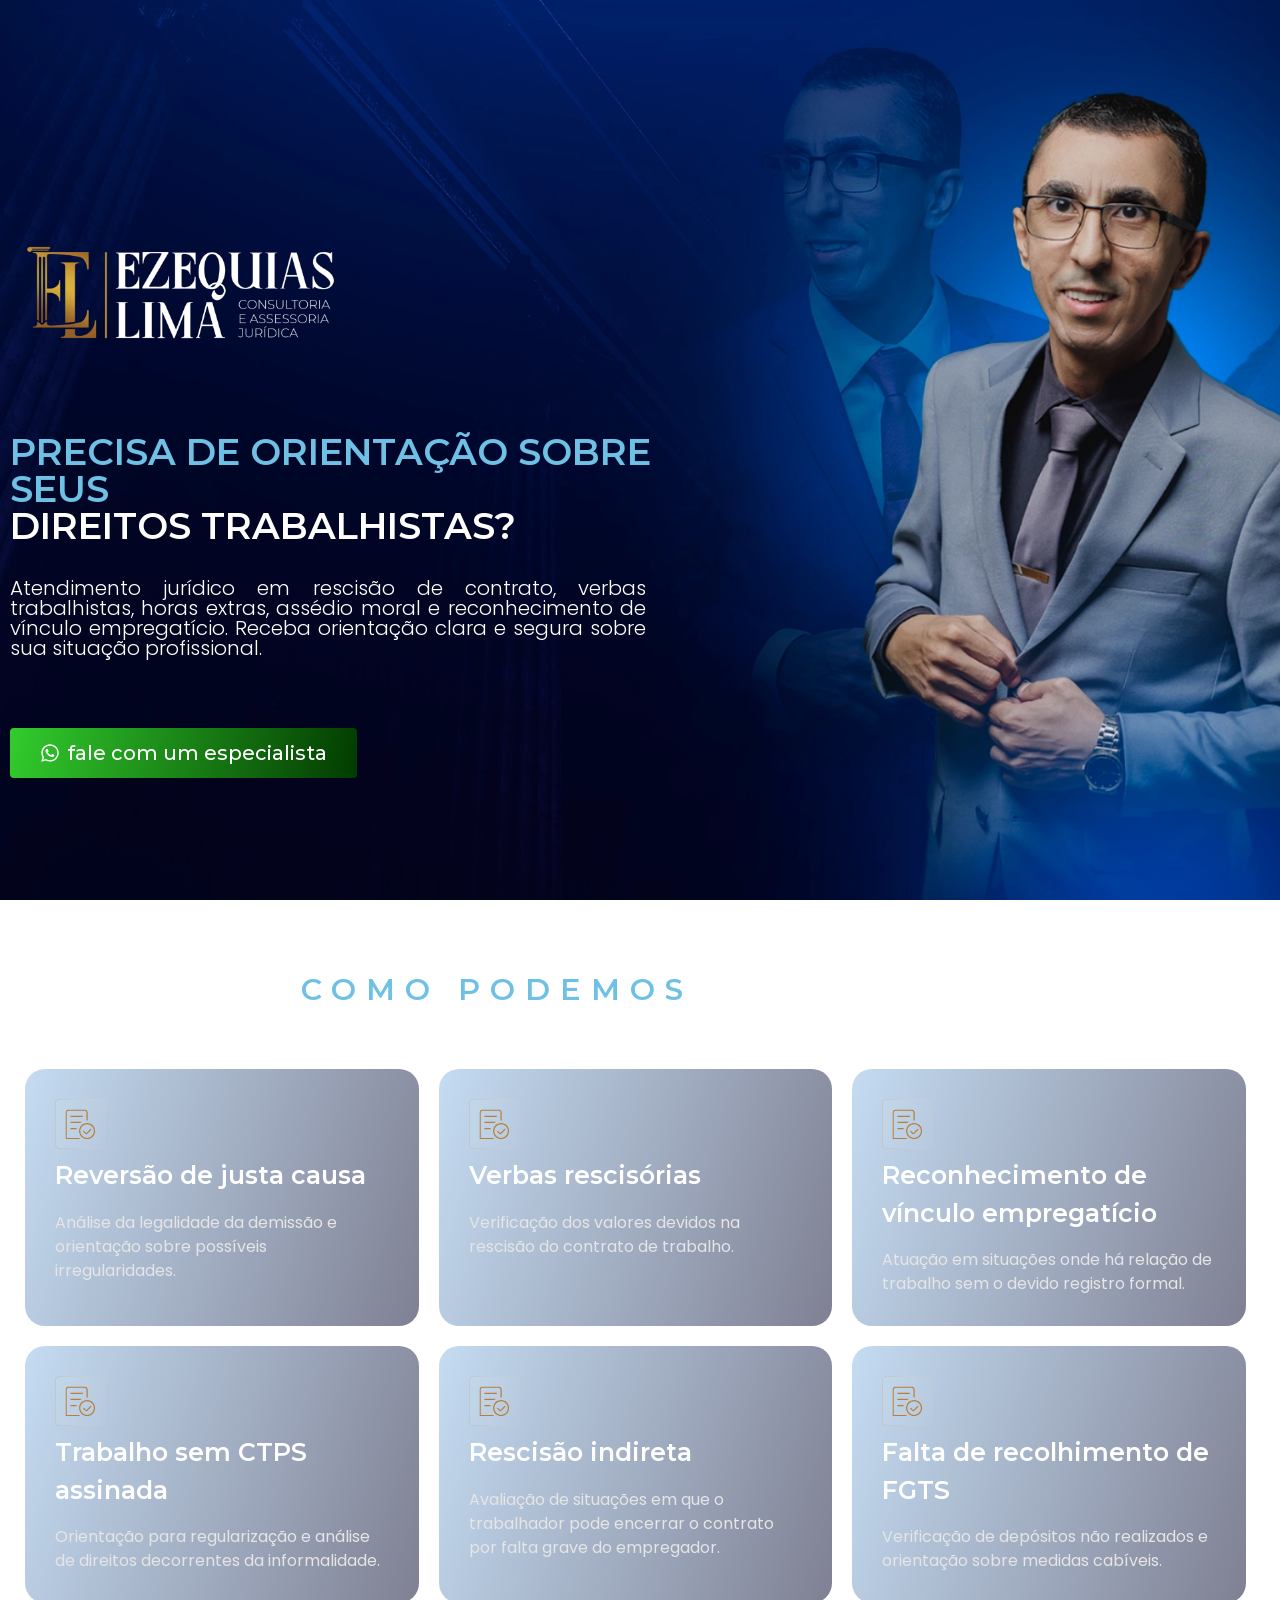
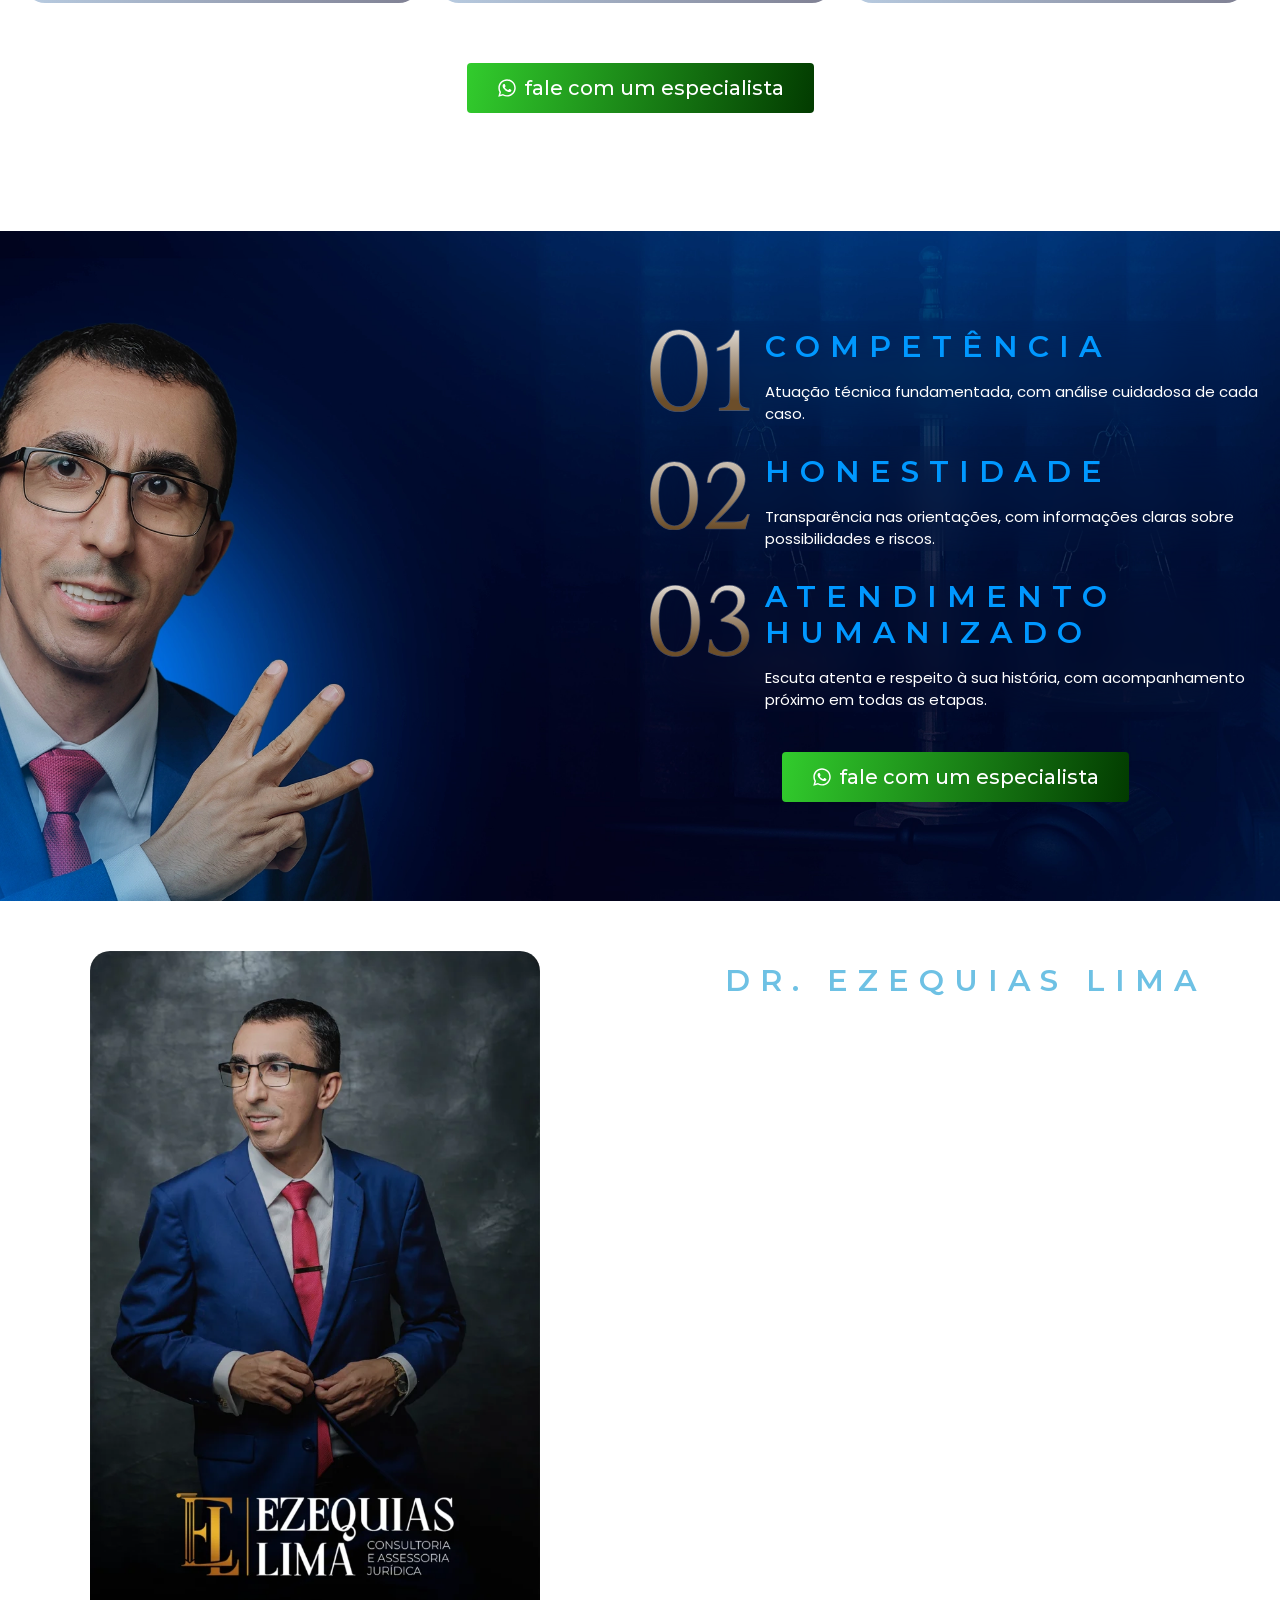
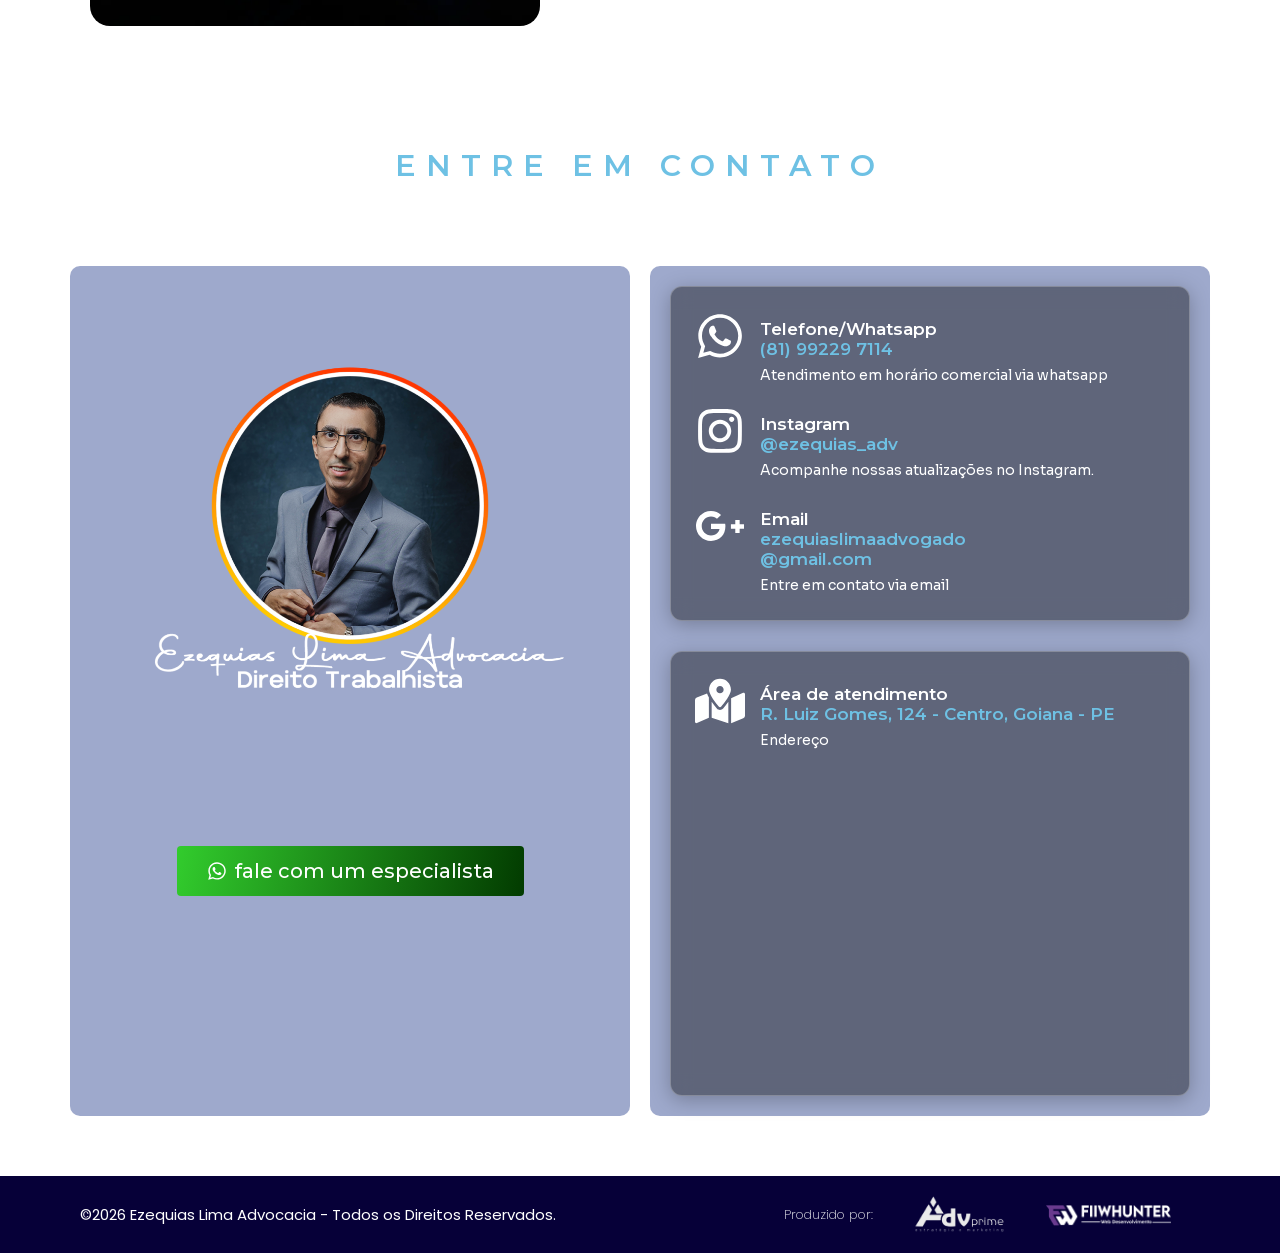
<file: Teste/index.html>
﻿<!DOCTYPE html>
<html lang="pt-BR" style="scroll-behavior: auto;"><head>

<!-- *** PROJETO OTIMIZADO E COMENTADO EM PT-BR *** -->
<!-- Todas as chamadas inuteis foram higienizadas e removidas para melhor performance -->

<meta charset="utf-8"/>
<title>Ezequias Lima Advogado – Compromisso com os seus direitos</title>
<meta content="max-image-preview:large" name="robots"/>
<link href="https://ezequiaslimaadvogado.com/feed/" rel="alternate" title="Feed para Ezequias Lima Advogado »" type="application/rss+xml"/>
<link href="https://ezequiaslimaadvogado.com/comments/feed/" rel="alternate" title="Feed de comentários para Ezequias Lima Advogado »" type="application/rss+xml"/>
<link href="https://ezequiaslimaadvogado.com/wp-json/oembed/1.0/embed?url=https%3A%2F%2Fezequiaslimaadvogado.com%2F" rel="alternate" title="oEmbed (JSON)" type="application/json+oembed"/>
<link href="https://ezequiaslimaadvogado.com/wp-json/oembed/1.0/embed?url=https%3A%2F%2Fezequiaslimaadvogado.com%2F&amp;format=xml" rel="alternate" title="oEmbed (XML)" type="text/xml+oembed"/>
<style id="wp-img-auto-sizes-contain-inline-css">
img:is([sizes=auto i],[sizes^="auto," i]){contain-intrinsic-size:3000px 1500px}
/*# sourceURL=wp-img-auto-sizes-contain-inline-css */
</style>
<style id="wp-emoji-styles-inline-css">

	img.wp-smiley, img.emoji {
		display: inline !important;
		border: none !important;
		box-shadow: none !important;
		height: 1em !important;
		width: 1em !important;
		margin: 0 0.07em !important;
		vertical-align: -0.1em !important;
		background: none !important;
		padding: 0 !important;
	}
/*# sourceURL=wp-emoji-styles-inline-css */
</style>
<style id="global-styles-inline-css">
:root{--wp--preset--aspect-ratio--square: 1;--wp--preset--aspect-ratio--4-3: 4/3;--wp--preset--aspect-ratio--3-4: 3/4;--wp--preset--aspect-ratio--3-2: 3/2;--wp--preset--aspect-ratio--2-3: 2/3;--wp--preset--aspect-ratio--16-9: 16/9;--wp--preset--aspect-ratio--9-16: 9/16;--wp--preset--color--black: #000000;--wp--preset--color--cyan-bluish-gray: #abb8c3;--wp--preset--color--white: #ffffff;--wp--preset--color--pale-pink: #f78da7;--wp--preset--color--vivid-red: #cf2e2e;--wp--preset--color--luminous-vivid-orange: #ff6900;--wp--preset--color--luminous-vivid-amber: #fcb900;--wp--preset--color--light-green-cyan: #7bdcb5;--wp--preset--color--vivid-green-cyan: #00d084;--wp--preset--color--pale-cyan-blue: #8ed1fc;--wp--preset--color--vivid-cyan-blue: #0693e3;--wp--preset--color--vivid-purple: #9b51e0;--wp--preset--gradient--vivid-cyan-blue-to-vivid-purple: linear-gradient(135deg,rgb(6,147,227) 0%,rgb(155,81,224) 100%);--wp--preset--gradient--light-green-cyan-to-vivid-green-cyan: linear-gradient(135deg,rgb(122,220,180) 0%,rgb(0,208,130) 100%);--wp--preset--gradient--luminous-vivid-amber-to-luminous-vivid-orange: linear-gradient(135deg,rgb(252,185,0) 0%,rgb(255,105,0) 100%);--wp--preset--gradient--luminous-vivid-orange-to-vivid-red: linear-gradient(135deg,rgb(255,105,0) 0%,rgb(207,46,46) 100%);--wp--preset--gradient--very-light-gray-to-cyan-bluish-gray: linear-gradient(135deg,rgb(238,238,238) 0%,rgb(169,184,195) 100%);--wp--preset--gradient--cool-to-warm-spectrum: linear-gradient(135deg,rgb(74,234,220) 0%,rgb(151,120,209) 20%,rgb(207,42,186) 40%,rgb(238,44,130) 60%,rgb(251,105,98) 80%,rgb(254,248,76) 100%);--wp--preset--gradient--blush-light-purple: linear-gradient(135deg,rgb(255,206,236) 0%,rgb(152,150,240) 100%);--wp--preset--gradient--blush-bordeaux: linear-gradient(135deg,rgb(254,205,165) 0%,rgb(254,45,45) 50%,rgb(107,0,62) 100%);--wp--preset--gradient--luminous-dusk: linear-gradient(135deg,rgb(255,203,112) 0%,rgb(199,81,192) 50%,rgb(65,88,208) 100%);--wp--preset--gradient--pale-ocean: linear-gradient(135deg,rgb(255,245,203) 0%,rgb(182,227,212) 50%,rgb(51,167,181) 100%);--wp--preset--gradient--electric-grass: linear-gradient(135deg,rgb(202,248,128) 0%,rgb(113,206,126) 100%);--wp--preset--gradient--midnight: linear-gradient(135deg,rgb(2,3,129) 0%,rgb(40,116,252) 100%);--wp--preset--font-size--small: 13px;--wp--preset--font-size--medium: 20px;--wp--preset--font-size--large: 36px;--wp--preset--font-size--x-large: 42px;--wp--preset--spacing--20: 0.44rem;--wp--preset--spacing--30: 0.67rem;--wp--preset--spacing--40: 1rem;--wp--preset--spacing--50: 1.5rem;--wp--preset--spacing--60: 2.25rem;--wp--preset--spacing--70: 3.38rem;--wp--preset--spacing--80: 5.06rem;--wp--preset--shadow--natural: 6px 6px 9px rgba(0, 0, 0, 0.2);--wp--preset--shadow--deep: 12px 12px 50px rgba(0, 0, 0, 0.4);--wp--preset--shadow--sharp: 6px 6px 0px rgba(0, 0, 0, 0.2);--wp--preset--shadow--outlined: 6px 6px 0px -3px rgb(255, 255, 255), 6px 6px rgb(0, 0, 0);--wp--preset--shadow--crisp: 6px 6px 0px rgb(0, 0, 0);}:root { --wp--style--global--content-size: 800px;--wp--style--global--wide-size: 1200px; }:where(body) { margin: 0; }.wp-site-blocks > .alignleft { float: left; margin-right: 2em; }.wp-site-blocks > .alignright { float: right; margin-left: 2em; }.wp-site-blocks > .aligncenter { justify-content: center; margin-left: auto; margin-right: auto; }:where(.wp-site-blocks) > * { margin-block-start: 24px; margin-block-end: 0; }:where(.wp-site-blocks) > :first-child { margin-block-start: 0; }:where(.wp-site-blocks) > :last-child { margin-block-end: 0; }:root { --wp--style--block-gap: 24px; }:root :where(.is-layout-flow) > :first-child{margin-block-start: 0;}:root :where(.is-layout-flow) > :last-child{margin-block-end: 0;}:root :where(.is-layout-flow) > *{margin-block-start: 24px;margin-block-end: 0;}:root :where(.is-layout-constrained) > :first-child{margin-block-start: 0;}:root :where(.is-layout-constrained) > :last-child{margin-block-end: 0;}:root :where(.is-layout-constrained) > *{margin-block-start: 24px;margin-block-end: 0;}:root :where(.is-layout-flex){gap: 24px;}:root :where(.is-layout-grid){gap: 24px;}.is-layout-flow > .alignleft{float: left;margin-inline-start: 0;margin-inline-end: 2em;}.is-layout-flow > .alignright{float: right;margin-inline-start: 2em;margin-inline-end: 0;}.is-layout-flow > .aligncenter{margin-left: auto !important;margin-right: auto !important;}.is-layout-constrained > .alignleft{float: left;margin-inline-start: 0;margin-inline-end: 2em;}.is-layout-constrained > .alignright{float: right;margin-inline-start: 2em;margin-inline-end: 0;}.is-layout-constrained > .aligncenter{margin-left: auto !important;margin-right: auto !important;}.is-layout-constrained > :where(:not(.alignleft):not(.alignright):not(.alignfull)){max-width: var(--wp--style--global--content-size);margin-left: auto !important;margin-right: auto !important;}.is-layout-constrained > .alignwide{max-width: var(--wp--style--global--wide-size);}body .is-layout-flex{display: flex;}.is-layout-flex{flex-wrap: wrap;align-items: center;}.is-layout-flex > :is(*, div){margin: 0;}body .is-layout-grid{display: grid;}.is-layout-grid > :is(*, div){margin: 0;}body{padding-top: 0px;padding-right: 0px;padding-bottom: 0px;padding-left: 0px;}a:where(:not(.wp-element-button)){text-decoration: underline;}:root :where(.wp-element-button, .wp-block-button__link){background-color: #32373c;border-width: 0;color: #fff;font-family: inherit;font-size: inherit;font-style: inherit;font-weight: inherit;letter-spacing: inherit;line-height: inherit;padding-top: calc(0.667em + 2px);padding-right: calc(1.333em + 2px);padding-bottom: calc(0.667em + 2px);padding-left: calc(1.333em + 2px);text-decoration: none;text-transform: inherit;}.has-black-color{color: var(--wp--preset--color--black) !important;}.has-cyan-bluish-gray-color{color: var(--wp--preset--color--cyan-bluish-gray) !important;}.has-white-color{color: var(--wp--preset--color--white) !important;}.has-pale-pink-color{color: var(--wp--preset--color--pale-pink) !important;}.has-vivid-red-color{color: var(--wp--preset--color--vivid-red) !important;}.has-luminous-vivid-orange-color{color: var(--wp--preset--color--luminous-vivid-orange) !important;}.has-luminous-vivid-amber-color{color: var(--wp--preset--color--luminous-vivid-amber) !important;}.has-light-green-cyan-color{color: var(--wp--preset--color--light-green-cyan) !important;}.has-vivid-green-cyan-color{color: var(--wp--preset--color--vivid-green-cyan) !important;}.has-pale-cyan-blue-color{color: var(--wp--preset--color--pale-cyan-blue) !important;}.has-vivid-cyan-blue-color{color: var(--wp--preset--color--vivid-cyan-blue) !important;}.has-vivid-purple-color{color: var(--wp--preset--color--vivid-purple) !important;}.has-black-background-color{background-color: var(--wp--preset--color--black) !important;}.has-cyan-bluish-gray-background-color{background-color: var(--wp--preset--color--cyan-bluish-gray) !important;}.has-white-background-color{background-color: var(--wp--preset--color--white) !important;}.has-pale-pink-background-color{background-color: var(--wp--preset--color--pale-pink) !important;}.has-vivid-red-background-color{background-color: var(--wp--preset--color--vivid-red) !important;}.has-luminous-vivid-orange-background-color{background-color: var(--wp--preset--color--luminous-vivid-orange) !important;}.has-luminous-vivid-amber-background-color{background-color: var(--wp--preset--color--luminous-vivid-amber) !important;}.has-light-green-cyan-background-color{background-color: var(--wp--preset--color--light-green-cyan) !important;}.has-vivid-green-cyan-background-color{background-color: var(--wp--preset--color--vivid-green-cyan) !important;}.has-pale-cyan-blue-background-color{background-color: var(--wp--preset--color--pale-cyan-blue) !important;}.has-vivid-cyan-blue-background-color{background-color: var(--wp--preset--color--vivid-cyan-blue) !important;}.has-vivid-purple-background-color{background-color: var(--wp--preset--color--vivid-purple) !important;}.has-black-border-color{border-color: var(--wp--preset--color--black) !important;}.has-cyan-bluish-gray-border-color{border-color: var(--wp--preset--color--cyan-bluish-gray) !important;}.has-white-border-color{border-color: var(--wp--preset--color--white) !important;}.has-pale-pink-border-color{border-color: var(--wp--preset--color--pale-pink) !important;}.has-vivid-red-border-color{border-color: var(--wp--preset--color--vivid-red) !important;}.has-luminous-vivid-orange-border-color{border-color: var(--wp--preset--color--luminous-vivid-orange) !important;}.has-luminous-vivid-amber-border-color{border-color: var(--wp--preset--color--luminous-vivid-amber) !important;}.has-light-green-cyan-border-color{border-color: var(--wp--preset--color--light-green-cyan) !important;}.has-vivid-green-cyan-border-color{border-color: var(--wp--preset--color--vivid-green-cyan) !important;}.has-pale-cyan-blue-border-color{border-color: var(--wp--preset--color--pale-cyan-blue) !important;}.has-vivid-cyan-blue-border-color{border-color: var(--wp--preset--color--vivid-cyan-blue) !important;}.has-vivid-purple-border-color{border-color: var(--wp--preset--color--vivid-purple) !important;}.has-vivid-cyan-blue-to-vivid-purple-gradient-background{background: var(--wp--preset--gradient--vivid-cyan-blue-to-vivid-purple) !important;}.has-light-green-cyan-to-vivid-green-cyan-gradient-background{background: var(--wp--preset--gradient--light-green-cyan-to-vivid-green-cyan) !important;}.has-luminous-vivid-amber-to-luminous-vivid-orange-gradient-background{background: var(--wp--preset--gradient--luminous-vivid-amber-to-luminous-vivid-orange) !important;}.has-luminous-vivid-orange-to-vivid-red-gradient-background{background: var(--wp--preset--gradient--luminous-vivid-orange-to-vivid-red) !important;}.has-very-light-gray-to-cyan-bluish-gray-gradient-background{background: var(--wp--preset--gradient--very-light-gray-to-cyan-bluish-gray) !important;}.has-cool-to-warm-spectrum-gradient-background{background: var(--wp--preset--gradient--cool-to-warm-spectrum) !important;}.has-blush-light-purple-gradient-background{background: var(--wp--preset--gradient--blush-light-purple) !important;}.has-blush-bordeaux-gradient-background{background: var(--wp--preset--gradient--blush-bordeaux) !important;}.has-luminous-dusk-gradient-background{background: var(--wp--preset--gradient--luminous-dusk) !important;}.has-pale-ocean-gradient-background{background: var(--wp--preset--gradient--pale-ocean) !important;}.has-electric-grass-gradient-background{background: var(--wp--preset--gradient--electric-grass) !important;}.has-midnight-gradient-background{background: var(--wp--preset--gradient--midnight) !important;}.has-small-font-size{font-size: var(--wp--preset--font-size--small) !important;}.has-medium-font-size{font-size: var(--wp--preset--font-size--medium) !important;}.has-large-font-size{font-size: var(--wp--preset--font-size--large) !important;}.has-x-large-font-size{font-size: var(--wp--preset--font-size--x-large) !important;}
:root :where(.wp-block-pullquote){font-size: 1.5em;line-height: 1.6;}
/*# sourceURL=global-styles-inline-css */
</style>

<link href="https://ezequiaslimaadvogado.com/wp-json/" rel="https://api.w.org/"/><link href="https://ezequiaslimaadvogado.com/wp-json/wp/v2/pages/3766" rel="alternate" title="JSON" type="application/json"/><link href="https://ezequiaslimaadvogado.com/xmlrpc.php?rsd" rel="EditURI" title="RSD" type="application/rsd+xml"/>
<meta content="WordPress 6.9.4" name="generator"/>
<link href="https://ezequiaslimaadvogado.com/" rel="canonical"/>
<link href="https://ezequiaslimaadvogado.com/" rel="shortlink"/>
<meta content="Elementor 3.35.7; features: e_font_icon_svg, additional_custom_breakpoints; settings: css_print_method-external, google_font-enabled, font_display-swap" name="generator"/>
<style>
				.e-con.e-parent:nth-of-type(n+4):not(.e-lazyloaded):not(.e-no-lazyload),
				.e-con.e-parent:nth-of-type(n+4):not(.e-lazyloaded):not(.e-no-lazyload) * {
					background-image: none !important;
				}
				@media screen and (max-height: 1024px) {
					.e-con.e-parent:nth-of-type(n+3):not(.e-lazyloaded):not(.e-no-lazyload),
					.e-con.e-parent:nth-of-type(n+3):not(.e-lazyloaded):not(.e-no-lazyload) * {
						background-image: none !important;
					}
				}
				@media screen and (max-height: 640px) {
					.e-con.e-parent:nth-of-type(n+2):not(.e-lazyloaded):not(.e-no-lazyload),
					.e-con.e-parent:nth-of-type(n+2):not(.e-lazyloaded):not(.e-no-lazyload) * {
						background-image: none !important;
					}
				}
			</style>
<link href="img/cropped-ICONE-32x32_ddf92ba2dfca.png" rel="icon" sizes="32x32"/>
<link href="img/cropped-ICONE-192x192_f0bbb5af5e48.png" rel="icon" sizes="192x192"/>
<link href="img/cropped-ICONE-180x180_3a4a55245eb3.png" rel="apple-touch-icon"/>
<meta content="img/cropped-ICONE-270x270_370748e8f6f8.png" name="msapplication-TileImage"/>
<!-- Google Tag Manager -->
<script>(function(w,d,s,l,i){w[l]=w[l]||[];w[l].push({'gtm.start':
new Date().getTime(),event:'gtm.js'});var f=d.getElementsByTagName(s)[0],
j=d.createElement(s),dl=l!='dataLayer'?'&l='+l:'';j.async=true;j.src=
'https://www.googletagmanager.com/gtm.js?id='+i+dl;f.parentNode.insertBefore(j,f);
})(window,document,'script','dataLayer','GTM-XXXXXX');</script>
<!-- End Google Tag Manager -->
<meta content="width=device-width, initial-scale=1.0, viewport-fit=cover" name="viewport"/><style data-scroll-fix="true">
        /* Scroll fixes for offline viewing */
        html, body {
            overflow: auto !important;
            overflow-x: hidden !important;
            height: auto !important;
            min-height: 100% !important;
            scroll-behavior: auto !important;
            opacity: 1 !important;
            visibility: visible !important;
        }
        
        /* Force visibility - many sites use JS animations for initial display */
        body, .wrapper, main, #__next, #app, .page, .content {
            opacity: 1 !important;
            visibility: visible !important;
            transform: none !important;
        }
        
        /* Disable loader/preloader overlays */
        .loader, .preloader, .loading, [class*="loader"], [class*="preloader"] {
            display: none !important;
            opacity: 0 !important;
        }
        
        /* Show elements that might be hidden for animation */
        .word-inner, .char, .line, [data-aos], [data-scroll],
        .hero-text span, .hero-fade, [class*="hero"] span {
            opacity: 1 !important;
            transform: none !important;
            visibility: visible !important;
        }
        
        /* Reset Tailwind animation utility classes */
        .translate-y-full, .translate-x-full, .-translate-y-full, .-translate-x-full,
        .translate-y-1\/2, .-translate-y-1\/2, .translate-y-\[100\%\], .translate-y-\[110\%\] {
            transform: none !important;
        }
        
        /* Force visibility on common hidden-for-animation patterns */
        .opacity-0, [class*="opacity-0"] {
            opacity: 1 !important;
        }
        
        /* Reset scale transforms used for animations */
        .scale-0, .scale-50, .scale-75 {
            transform: none !important;
        }
        
        html.lenis, html.lenis-smooth, 
        body.lenis, body.lenis-smooth,
        .lenis-wrapper, .lenis-content,
        [data-lenis-prevent], [data-scroll-container] {
            overflow: visible !important;
            height: auto !important;
        }
        
        /* Fix flex containers that might cut off content */
        body.flex.items-center,
        body.flex.justify-center {
            align-items: flex-start !important;
            min-height: 100vh;
            height: auto !important;
        }
        
        /* Ensure main content scrolls */
        main, #__next, #__nuxt, #app, .main-content {
            overflow: visible !important;
            height: auto !important;
        }
        </style>    <link rel="stylesheet" href="css/style.css"></head>
<body class="home wp-singular page-template page-template-elementor_canvas page page-id-3766 wp-custom-logo wp-embed-responsive wp-theme-hello-elementor hello-elementor-default elementor-default elementor-template-canvas elementor-kit-3612 elementor-page elementor-page-3766 e--ua-blink e--ua-mac e--ua-webkit" data-elementor-device-mode="desktop" style="scroll-behavior: auto;">
<!-- Google Tag Manager (noscript) -->
<noscript><iframe height="0" src="https://www.googletagmanager.com/ns.html?id=GTM-XXXXXX" style="display:none;visibility:hidden" width="0"></iframe></noscript>
<!-- End Google Tag Manager (noscript) -->
<div class="elementor elementor-3766" data-elementor-id="3766" data-elementor-post-type="page" data-elementor-type="wp-page">
<!-- === SECAO 1: HERO START (Painel de Boas Vindas) === -->
<div class="elementor-element elementor-element-3195acb6 e-flex e-con-boxed e-con e-parent e-lazyloaded" data-e-type="container" data-element_type="container" data-id="3195acb6" data-settings='{"background_background":"classic"}'>
<div class="e-con-inner">
<div class="elementor-element elementor-element-7cfdfa64 e-con-full e-flex e-con e-child" data-e-type="container" data-element_type="container" data-id="7cfdfa64" data-settings='{"background_background":"classic"}'>
<div class="elementor-element elementor-element-298413e5 elementor-widget-mobile__width-initial elementor-widget elementor-widget-image animated fadeIn" data-e-type="widget" data-element_type="widget" data-id="298413e5" data-settings='{"_animation":"fadeIn"}' data-widget_type="image.default">
<img alt="" class="attachment-large size-large wp-image-3768" decoding="async" fetchpriority="high" height="800" sizes="(max-width: 800px) 100vw, 800px" src="img/MARCA-DAGUA-3-1024x1024_da257affb1d7.webp" srcset="img/MARCA-DAGUA-3-1024x1024_da257affb1d7.webp 1024w, assets/MARCA-DAGUA-3-300x300_51cb336655b1.webp 300w, assets/MARCA-DAGUA-3-150x150_44a0830996d9.webp 150w, assets/MARCA-DAGUA-3-768x768_c7d4a31141a3.webp 768w, assets/MARCA-DAGUA-3-1536x1536_21c512401d6d.webp 1536w, assets/MARCA-DAGUA-3_3e88945e83cf.webp 2000w" width="800"/> </div>
<div class="elementor-element elementor-element-34abbfb4 elementor-widget__width-initial elementor-widget elementor-widget-heading animated fadeIn" data-e-type="widget" data-element_type="widget" data-id="34abbfb4" data-settings='{"_animation":"fadeIn"}' data-widget_type="heading.default">
<h2 class="elementor-heading-title elementor-size-default">Precisa de orientação sobre seus  <p style="color: white">direitos trabalhistas?<span style="letter-spacing: 0px"></span></p></h2> </div>
<div class="elementor-element elementor-element-9871f47 elementor-widget elementor-widget-heading animated fadeIn" data-e-type="widget" data-element_type="widget" data-id="9871f47" data-settings='{"_animation":"fadeIn"}' data-widget_type="heading.default">
<h2 class="elementor-heading-title elementor-size-default">Atendimento jurídico em rescisão de contrato, verbas trabalhistas, horas extras, assédio moral e reconhecimento de vínculo empregatício.
Receba orientação clara e segura sobre sua situação profissional.</h2> </div>
<div class="elementor-element elementor-element-661bef58 elementor-tablet-align-center elementor-align-left elementor-widget__width-initial elementor-widget elementor-widget-button animated fadeInUp" data-e-type="widget" data-element_type="widget" data-id="661bef58" data-settings='{"_animation":"fadeInUp","_animation_delay":300}' data-widget_type="button.default">
<a class="elementor-button elementor-button-link elementor-size-md" href="https://wa.me/5581992297114?text=Ol%C3%A1%2Cgostaria%20de%20falar%20com%20um%20advogado%20especialista%20em%20direito%20trabalhista%20">
<span class="elementor-button-content-wrapper">
<span class="elementor-button-icon">
<svg aria-hidden="true" class="e-font-icon-svg e-fab-whatsapp" viewbox="0 0 448 512" xmlns="http://www.w3.org/2000/svg"><path d="M380.9 97.1C339 55.1 283.2 32 223.9 32c-122.4 0-222 99.6-222 222 0 39.1 10.2 77.3 29.6 111L0 480l117.7-30.9c32.4 17.7 68.9 27 106.1 27h.1c122.3 0 224.1-99.6 224.1-222 0-59.3-25.2-115-67.1-157zm-157 341.6c-33.2 0-65.7-8.9-94-25.7l-6.7-4-69.8 18.3L72 359.2l-4.4-7c-18.5-29.4-28.2-63.3-28.2-98.2 0-101.7 82.8-184.5 184.6-184.5 49.3 0 95.6 19.2 130.4 54.1 34.8 34.9 56.2 81.2 56.1 130.5 0 101.8-84.9 184.6-186.6 184.6zm101.2-138.2c-5.5-2.8-32.8-16.2-37.9-18-5.1-1.9-8.8-2.8-12.5 2.8-3.7 5.6-14.3 18-17.6 21.8-3.2 3.7-6.5 4.2-12 1.4-32.6-16.3-54-29.1-75.5-66-5.7-9.8 5.7-9.1 16.3-30.3 1.8-3.7.9-6.9-.5-9.7-1.4-2.8-12.5-30.1-17.1-41.2-4.5-10.8-9.1-9.3-12.5-9.5-3.2-.2-6.9-.2-10.6-.2-3.7 0-9.7 1.4-14.8 6.9-5.1 5.6-19.4 19-19.4 46.3 0 27.3 19.9 53.7 22.6 57.4 2.8 3.7 39.1 59.7 94.8 83.8 35.2 15.2 49 16.5 66.6 13.9 10.7-1.6 32.8-13.4 37.4-26.4 4.6-13 4.6-24.1 3.2-26.4-1.3-2.5-5-3.9-10.5-6.6z"></path></svg> </span>
<span class="elementor-button-text">fale com um especialista</span>
</span>
</a>
</div>
</div>
<div class="elementor-element elementor-element-5183650 e-con-full elementor-hidden-tablet elementor-hidden-mobile e-flex e-con e-child" data-e-type="container" data-element_type="container" data-id="5183650">
</div>
</div>
</div>
<!-- === SECAO 2: CARROSSEL E SERVICOS === -->
<div class="elementor-element elementor-element-22949ee9 e-flex e-con-boxed e-con e-parent e-lazyloaded" data-e-type="container" data-element_type="container" data-id="22949ee9" data-settings='{"background_background":"classic"}'>
<div class="e-con-inner">
<div class="elementor-element elementor-element-75c55e8 elementor-widget__width-initial elementor-widget elementor-widget-heading animated slideInUp" data-e-type="widget" data-element_type="widget" data-id="75c55e8" data-settings='{"_animation":"slideInUp"}' data-widget_type="heading.default">
<h2 class="elementor-heading-title elementor-size-default">Como podemos <span style="color: white"> te ajudar</span></h2> </div>
<div class="elementor-element elementor-element-40c510e8 elementor-widget elementor-widget-heading animated fadeIn" data-e-type="widget" data-element_type="widget" data-id="40c510e8" data-settings='{"_animation":"fadeIn"}' data-widget_type="heading.default">
<h2 class="elementor-heading-title elementor-size-default">Veja abaixo quais tipos de causas podemos te ajudar</h2> </div>
<div class="elementor-element elementor-element-7ccdc682 e-con-full e-flex e-con e-child" data-e-type="container" data-element_type="container" data-id="7ccdc682">
<div class="elementor-element elementor-element-7ea7878b elementor-widget__width-initial elementor-widget-mobile__width-inherit elementor-mobile-position-block-start elementor-view-default elementor-widget elementor-widget-icon-box animated slideInUp" data-e-type="widget" data-element_type="widget" data-id="7ea7878b" data-settings='{"_animation":"slideInUp"}' data-widget_type="icon-box.default">
<div class="elementor-icon-box-wrapper">
<div class="elementor-icon-box-icon">
<span class="elementor-icon">
<svg fill="none" height="81" viewbox="0 0 81 81" width="81" xmlns="http://www.w3.org/2000/svg"><foreignobject height="121" width="121" x="-20" y="-20"></foreignobject><g data-figma-bg-blur-radius="20"><path d="M0 8C0 3.58172 3.58172 0 8 0H73C77.4183 0 81 3.58172 81 8V73C81 77.4183 77.4183 81 73 81H8C3.58172 81 0 77.4183 0 73V8Z" fill="url(#paint0_linear_1036_19)" fill-opacity="0.09"></path><path d="M8 0.5H73C77.1421 0.5 80.5 3.85786 80.5 8V73C80.5 77.1421 77.1421 80.5 73 80.5H8C3.85786 80.5 0.5 77.1421 0.5 73V8C0.5 3.85786 3.85786 0.5 8 0.5Z" stroke="url(#paint1_linear_1036_19)" stroke-opacity="0.35"></path></g><g clip-path="url(#clip1_1036_19)"><path d="M52 39C44.832 39 39 44.832 39 52C39 59.168 44.832 65 52 65C59.168 65 65 59.168 65 52C65 44.832 59.168 39 52 39ZM52 63C45.936 63 41 58.064 41 52C41 45.936 45.936 41 52 41C58.064 41 63 45.936 63 52C63 58.064 58.064 63 52 63ZM57.878 48.098L59.28 49.524L52.368 56.322C51.934 56.758 51.348 57 50.724 57C50.1 57 49.516 56.758 49.074 56.314L45.374 52.728L46.764 51.29L50.476 54.89C50.674 55.088 50.79 55.068 50.956 54.904L57.878 48.098ZM41.046 39H25V37H43.994C42.94 37.564 41.952 38.236 41.046 39ZM41.046 65H17V22C17 19.242 19.242 17 22 17H48C50.758 17 53 19.242 53 22V35.03C52.668 35.01 52.336 35 52 35C51.664 35 51.332 35.01 51 35.03V22C51 20.346 49.654 19 48 19H22C20.346 19 19 20.346 19 22V63H39.04C39.652 63.72 40.324 64.39 41.048 65H41.046ZM45 29H25V27H45V29ZM25 47H35V49H25V47Z" fill="#B97F39"></path></g><defs><clippath id="bgblur_0_1036_19_clip_path" transform="translate(20 20)"><path d="M0 8C0 3.58172 3.58172 0 8 0H73C77.4183 0 81 3.58172 81 8V73C81 77.4183 77.4183 81 73 81H8C3.58172 81 0 77.4183 0 73V8Z"></path></clippath><lineargradient gradientunits="userSpaceOnUse" id="paint0_linear_1036_19" x1="0" x2="97.2072" y1="0" y2="32.4504"><stop stop-color="white" stop-opacity="0.8"></stop><stop offset="1" stop-color="white" stop-opacity="0.2"></stop></lineargradient><lineargradient gradientunits="userSpaceOnUse" id="paint1_linear_1036_19" x1="-33.1535" x2="95.0432" y1="-42.93" y2="-39.4084"><stop stop-color="#874912"></stop><stop offset="0.650008" stop-color="#E8CDB5"></stop></lineargradient><clippath id="clip1_1036_19"><rect fill="white" height="48" transform="translate(17 17)" width="48"></rect></clippath></defs></svg> </span>
</div>
<div class="elementor-icon-box-content">
<h3 class="elementor-icon-box-title">
<span>
							Reversão de justa causa						</span>
</h3>
<p class="elementor-icon-box-description">
						Análise da legalidade da demissão e orientação sobre possíveis irregularidades.					</p>
</div>
</div>
</div>
<div class="elementor-element elementor-element-623616f elementor-widget__width-initial elementor-widget-mobile__width-inherit elementor-mobile-position-block-start elementor-view-default elementor-widget elementor-widget-icon-box animated slideInUp" data-e-type="widget" data-element_type="widget" data-id="623616f" data-settings='{"_animation":"slideInUp"}' data-widget_type="icon-box.default">
<div class="elementor-icon-box-wrapper">
<div class="elementor-icon-box-icon">
<span class="elementor-icon">
<svg fill="none" height="81" viewbox="0 0 81 81" width="81" xmlns="http://www.w3.org/2000/svg"><foreignobject height="121" width="121" x="-20" y="-20"></foreignobject><g data-figma-bg-blur-radius="20"><path d="M0 8C0 3.58172 3.58172 0 8 0H73C77.4183 0 81 3.58172 81 8V73C81 77.4183 77.4183 81 73 81H8C3.58172 81 0 77.4183 0 73V8Z" fill="url(#paint0_linear_1036_19)" fill-opacity="0.09"></path><path d="M8 0.5H73C77.1421 0.5 80.5 3.85786 80.5 8V73C80.5 77.1421 77.1421 80.5 73 80.5H8C3.85786 80.5 0.5 77.1421 0.5 73V8C0.5 3.85786 3.85786 0.5 8 0.5Z" stroke="url(#paint1_linear_1036_19)" stroke-opacity="0.35"></path></g><g clip-path="url(#clip1_1036_19)"><path d="M52 39C44.832 39 39 44.832 39 52C39 59.168 44.832 65 52 65C59.168 65 65 59.168 65 52C65 44.832 59.168 39 52 39ZM52 63C45.936 63 41 58.064 41 52C41 45.936 45.936 41 52 41C58.064 41 63 45.936 63 52C63 58.064 58.064 63 52 63ZM57.878 48.098L59.28 49.524L52.368 56.322C51.934 56.758 51.348 57 50.724 57C50.1 57 49.516 56.758 49.074 56.314L45.374 52.728L46.764 51.29L50.476 54.89C50.674 55.088 50.79 55.068 50.956 54.904L57.878 48.098ZM41.046 39H25V37H43.994C42.94 37.564 41.952 38.236 41.046 39ZM41.046 65H17V22C17 19.242 19.242 17 22 17H48C50.758 17 53 19.242 53 22V35.03C52.668 35.01 52.336 35 52 35C51.664 35 51.332 35.01 51 35.03V22C51 20.346 49.654 19 48 19H22C20.346 19 19 20.346 19 22V63H39.04C39.652 63.72 40.324 64.39 41.048 65H41.046ZM45 29H25V27H45V29ZM25 47H35V49H25V47Z" fill="#B97F39"></path></g><defs><clippath id="bgblur_0_1036_19_clip_path" transform="translate(20 20)"><path d="M0 8C0 3.58172 3.58172 0 8 0H73C77.4183 0 81 3.58172 81 8V73C81 77.4183 77.4183 81 73 81H8C3.58172 81 0 77.4183 0 73V8Z"></path></clippath><lineargradient gradientunits="userSpaceOnUse" id="paint0_linear_1036_19" x1="0" x2="97.2072" y1="0" y2="32.4504"><stop stop-color="white" stop-opacity="0.8"></stop><stop offset="1" stop-color="white" stop-opacity="0.2"></stop></lineargradient><lineargradient gradientunits="userSpaceOnUse" id="paint1_linear_1036_19" x1="-33.1535" x2="95.0432" y1="-42.93" y2="-39.4084"><stop stop-color="#874912"></stop><stop offset="0.650008" stop-color="#E8CDB5"></stop></lineargradient><clippath id="clip1_1036_19"><rect fill="white" height="48" transform="translate(17 17)" width="48"></rect></clippath></defs></svg> </span>
</div>
<div class="elementor-icon-box-content">
<h3 class="elementor-icon-box-title">
<span>
							Verbas rescisórias						</span>
</h3>
<p class="elementor-icon-box-description">
						Verificação dos valores devidos na rescisão do contrato de trabalho.					</p>
</div>
</div>
</div>
<div class="elementor-element elementor-element-4aebc283 elementor-widget__width-initial elementor-widget-mobile__width-inherit elementor-mobile-position-block-start elementor-view-default elementor-widget elementor-widget-icon-box animated slideInUp" data-e-type="widget" data-element_type="widget" data-id="4aebc283" data-settings='{"_animation":"slideInUp"}' data-widget_type="icon-box.default">
<div class="elementor-icon-box-wrapper">
<div class="elementor-icon-box-icon">
<span class="elementor-icon">
<svg fill="none" height="81" viewbox="0 0 81 81" width="81" xmlns="http://www.w3.org/2000/svg"><foreignobject height="121" width="121" x="-20" y="-20"></foreignobject><g data-figma-bg-blur-radius="20"><path d="M0 8C0 3.58172 3.58172 0 8 0H73C77.4183 0 81 3.58172 81 8V73C81 77.4183 77.4183 81 73 81H8C3.58172 81 0 77.4183 0 73V8Z" fill="url(#paint0_linear_1036_19)" fill-opacity="0.09"></path><path d="M8 0.5H73C77.1421 0.5 80.5 3.85786 80.5 8V73C80.5 77.1421 77.1421 80.5 73 80.5H8C3.85786 80.5 0.5 77.1421 0.5 73V8C0.5 3.85786 3.85786 0.5 8 0.5Z" stroke="url(#paint1_linear_1036_19)" stroke-opacity="0.35"></path></g><g clip-path="url(#clip1_1036_19)"><path d="M52 39C44.832 39 39 44.832 39 52C39 59.168 44.832 65 52 65C59.168 65 65 59.168 65 52C65 44.832 59.168 39 52 39ZM52 63C45.936 63 41 58.064 41 52C41 45.936 45.936 41 52 41C58.064 41 63 45.936 63 52C63 58.064 58.064 63 52 63ZM57.878 48.098L59.28 49.524L52.368 56.322C51.934 56.758 51.348 57 50.724 57C50.1 57 49.516 56.758 49.074 56.314L45.374 52.728L46.764 51.29L50.476 54.89C50.674 55.088 50.79 55.068 50.956 54.904L57.878 48.098ZM41.046 39H25V37H43.994C42.94 37.564 41.952 38.236 41.046 39ZM41.046 65H17V22C17 19.242 19.242 17 22 17H48C50.758 17 53 19.242 53 22V35.03C52.668 35.01 52.336 35 52 35C51.664 35 51.332 35.01 51 35.03V22C51 20.346 49.654 19 48 19H22C20.346 19 19 20.346 19 22V63H39.04C39.652 63.72 40.324 64.39 41.048 65H41.046ZM45 29H25V27H45V29ZM25 47H35V49H25V47Z" fill="#B97F39"></path></g><defs><clippath id="bgblur_0_1036_19_clip_path" transform="translate(20 20)"><path d="M0 8C0 3.58172 3.58172 0 8 0H73C77.4183 0 81 3.58172 81 8V73C81 77.4183 77.4183 81 73 81H8C3.58172 81 0 77.4183 0 73V8Z"></path></clippath><lineargradient gradientunits="userSpaceOnUse" id="paint0_linear_1036_19" x1="0" x2="97.2072" y1="0" y2="32.4504"><stop stop-color="white" stop-opacity="0.8"></stop><stop offset="1" stop-color="white" stop-opacity="0.2"></stop></lineargradient><lineargradient gradientunits="userSpaceOnUse" id="paint1_linear_1036_19" x1="-33.1535" x2="95.0432" y1="-42.93" y2="-39.4084"><stop stop-color="#874912"></stop><stop offset="0.650008" stop-color="#E8CDB5"></stop></lineargradient><clippath id="clip1_1036_19"><rect fill="white" height="48" transform="translate(17 17)" width="48"></rect></clippath></defs></svg> </span>
</div>
<div class="elementor-icon-box-content">
<h3 class="elementor-icon-box-title">
<span>
							Reconhecimento de vínculo empregatício						</span>
</h3>
<p class="elementor-icon-box-description">
						Atuação em situações onde há relação de trabalho sem o devido registro formal.					</p>
</div>
</div>
</div>
<div class="elementor-element elementor-element-37acd0a0 elementor-widget__width-initial elementor-widget-mobile__width-inherit elementor-mobile-position-block-start elementor-view-default elementor-widget elementor-widget-icon-box animated slideInUp" data-e-type="widget" data-element_type="widget" data-id="37acd0a0" data-settings='{"_animation":"slideInUp"}' data-widget_type="icon-box.default">
<div class="elementor-icon-box-wrapper">
<div class="elementor-icon-box-icon">
<span class="elementor-icon">
<svg fill="none" height="81" viewbox="0 0 81 81" width="81" xmlns="http://www.w3.org/2000/svg"><foreignobject height="121" width="121" x="-20" y="-20"></foreignobject><g data-figma-bg-blur-radius="20"><path d="M0 8C0 3.58172 3.58172 0 8 0H73C77.4183 0 81 3.58172 81 8V73C81 77.4183 77.4183 81 73 81H8C3.58172 81 0 77.4183 0 73V8Z" fill="url(#paint0_linear_1036_19)" fill-opacity="0.09"></path><path d="M8 0.5H73C77.1421 0.5 80.5 3.85786 80.5 8V73C80.5 77.1421 77.1421 80.5 73 80.5H8C3.85786 80.5 0.5 77.1421 0.5 73V8C0.5 3.85786 3.85786 0.5 8 0.5Z" stroke="url(#paint1_linear_1036_19)" stroke-opacity="0.35"></path></g><g clip-path="url(#clip1_1036_19)"><path d="M52 39C44.832 39 39 44.832 39 52C39 59.168 44.832 65 52 65C59.168 65 65 59.168 65 52C65 44.832 59.168 39 52 39ZM52 63C45.936 63 41 58.064 41 52C41 45.936 45.936 41 52 41C58.064 41 63 45.936 63 52C63 58.064 58.064 63 52 63ZM57.878 48.098L59.28 49.524L52.368 56.322C51.934 56.758 51.348 57 50.724 57C50.1 57 49.516 56.758 49.074 56.314L45.374 52.728L46.764 51.29L50.476 54.89C50.674 55.088 50.79 55.068 50.956 54.904L57.878 48.098ZM41.046 39H25V37H43.994C42.94 37.564 41.952 38.236 41.046 39ZM41.046 65H17V22C17 19.242 19.242 17 22 17H48C50.758 17 53 19.242 53 22V35.03C52.668 35.01 52.336 35 52 35C51.664 35 51.332 35.01 51 35.03V22C51 20.346 49.654 19 48 19H22C20.346 19 19 20.346 19 22V63H39.04C39.652 63.72 40.324 64.39 41.048 65H41.046ZM45 29H25V27H45V29ZM25 47H35V49H25V47Z" fill="#B97F39"></path></g><defs><clippath id="bgblur_0_1036_19_clip_path" transform="translate(20 20)"><path d="M0 8C0 3.58172 3.58172 0 8 0H73C77.4183 0 81 3.58172 81 8V73C81 77.4183 77.4183 81 73 81H8C3.58172 81 0 77.4183 0 73V8Z"></path></clippath><lineargradient gradientunits="userSpaceOnUse" id="paint0_linear_1036_19" x1="0" x2="97.2072" y1="0" y2="32.4504"><stop stop-color="white" stop-opacity="0.8"></stop><stop offset="1" stop-color="white" stop-opacity="0.2"></stop></lineargradient><lineargradient gradientunits="userSpaceOnUse" id="paint1_linear_1036_19" x1="-33.1535" x2="95.0432" y1="-42.93" y2="-39.4084"><stop stop-color="#874912"></stop><stop offset="0.650008" stop-color="#E8CDB5"></stop></lineargradient><clippath id="clip1_1036_19"><rect fill="white" height="48" transform="translate(17 17)" width="48"></rect></clippath></defs></svg> </span>
</div>
<div class="elementor-icon-box-content">
<h3 class="elementor-icon-box-title">
<span>
							Trabalho sem CTPS assinada						</span>
</h3>
<p class="elementor-icon-box-description">
						Orientação para regularização e análise de direitos decorrentes da informalidade.					</p>
</div>
</div>
</div>
<div class="elementor-element elementor-element-41c7f7f1 elementor-widget__width-initial elementor-widget-mobile__width-inherit elementor-mobile-position-block-start elementor-view-default elementor-widget elementor-widget-icon-box animated slideInUp" data-e-type="widget" data-element_type="widget" data-id="41c7f7f1" data-settings='{"_animation":"slideInUp"}' data-widget_type="icon-box.default">
<div class="elementor-icon-box-wrapper">
<div class="elementor-icon-box-icon">
<span class="elementor-icon">
<svg fill="none" height="81" viewbox="0 0 81 81" width="81" xmlns="http://www.w3.org/2000/svg"><foreignobject height="121" width="121" x="-20" y="-20"></foreignobject><g data-figma-bg-blur-radius="20"><path d="M0 8C0 3.58172 3.58172 0 8 0H73C77.4183 0 81 3.58172 81 8V73C81 77.4183 77.4183 81 73 81H8C3.58172 81 0 77.4183 0 73V8Z" fill="url(#paint0_linear_1036_19)" fill-opacity="0.09"></path><path d="M8 0.5H73C77.1421 0.5 80.5 3.85786 80.5 8V73C80.5 77.1421 77.1421 80.5 73 80.5H8C3.85786 80.5 0.5 77.1421 0.5 73V8C0.5 3.85786 3.85786 0.5 8 0.5Z" stroke="url(#paint1_linear_1036_19)" stroke-opacity="0.35"></path></g><g clip-path="url(#clip1_1036_19)"><path d="M52 39C44.832 39 39 44.832 39 52C39 59.168 44.832 65 52 65C59.168 65 65 59.168 65 52C65 44.832 59.168 39 52 39ZM52 63C45.936 63 41 58.064 41 52C41 45.936 45.936 41 52 41C58.064 41 63 45.936 63 52C63 58.064 58.064 63 52 63ZM57.878 48.098L59.28 49.524L52.368 56.322C51.934 56.758 51.348 57 50.724 57C50.1 57 49.516 56.758 49.074 56.314L45.374 52.728L46.764 51.29L50.476 54.89C50.674 55.088 50.79 55.068 50.956 54.904L57.878 48.098ZM41.046 39H25V37H43.994C42.94 37.564 41.952 38.236 41.046 39ZM41.046 65H17V22C17 19.242 19.242 17 22 17H48C50.758 17 53 19.242 53 22V35.03C52.668 35.01 52.336 35 52 35C51.664 35 51.332 35.01 51 35.03V22C51 20.346 49.654 19 48 19H22C20.346 19 19 20.346 19 22V63H39.04C39.652 63.72 40.324 64.39 41.048 65H41.046ZM45 29H25V27H45V29ZM25 47H35V49H25V47Z" fill="#B97F39"></path></g><defs><clippath id="bgblur_0_1036_19_clip_path" transform="translate(20 20)"><path d="M0 8C0 3.58172 3.58172 0 8 0H73C77.4183 0 81 3.58172 81 8V73C81 77.4183 77.4183 81 73 81H8C3.58172 81 0 77.4183 0 73V8Z"></path></clippath><lineargradient gradientunits="userSpaceOnUse" id="paint0_linear_1036_19" x1="0" x2="97.2072" y1="0" y2="32.4504"><stop stop-color="white" stop-opacity="0.8"></stop><stop offset="1" stop-color="white" stop-opacity="0.2"></stop></lineargradient><lineargradient gradientunits="userSpaceOnUse" id="paint1_linear_1036_19" x1="-33.1535" x2="95.0432" y1="-42.93" y2="-39.4084"><stop stop-color="#874912"></stop><stop offset="0.650008" stop-color="#E8CDB5"></stop></lineargradient><clippath id="clip1_1036_19"><rect fill="white" height="48" transform="translate(17 17)" width="48"></rect></clippath></defs></svg> </span>
</div>
<div class="elementor-icon-box-content">
<h3 class="elementor-icon-box-title">
<span>
							Rescisão indireta						</span>
</h3>
<p class="elementor-icon-box-description">
						Avaliação de situações em que o trabalhador pode encerrar o contrato por falta grave do empregador.					</p>
</div>
</div>
</div>
<div class="elementor-element elementor-element-24ec5e9 elementor-widget__width-initial elementor-widget-mobile__width-inherit elementor-mobile-position-block-start elementor-view-default elementor-widget elementor-widget-icon-box animated slideInUp" data-e-type="widget" data-element_type="widget" data-id="24ec5e9" data-settings='{"_animation":"slideInUp"}' data-widget_type="icon-box.default">
<div class="elementor-icon-box-wrapper">
<div class="elementor-icon-box-icon">
<span class="elementor-icon">
<svg fill="none" height="81" viewbox="0 0 81 81" width="81" xmlns="http://www.w3.org/2000/svg"><foreignobject height="121" width="121" x="-20" y="-20"></foreignobject><g data-figma-bg-blur-radius="20"><path d="M0 8C0 3.58172 3.58172 0 8 0H73C77.4183 0 81 3.58172 81 8V73C81 77.4183 77.4183 81 73 81H8C3.58172 81 0 77.4183 0 73V8Z" fill="url(#paint0_linear_1036_19)" fill-opacity="0.09"></path><path d="M8 0.5H73C77.1421 0.5 80.5 3.85786 80.5 8V73C80.5 77.1421 77.1421 80.5 73 80.5H8C3.85786 80.5 0.5 77.1421 0.5 73V8C0.5 3.85786 3.85786 0.5 8 0.5Z" stroke="url(#paint1_linear_1036_19)" stroke-opacity="0.35"></path></g><g clip-path="url(#clip1_1036_19)"><path d="M52 39C44.832 39 39 44.832 39 52C39 59.168 44.832 65 52 65C59.168 65 65 59.168 65 52C65 44.832 59.168 39 52 39ZM52 63C45.936 63 41 58.064 41 52C41 45.936 45.936 41 52 41C58.064 41 63 45.936 63 52C63 58.064 58.064 63 52 63ZM57.878 48.098L59.28 49.524L52.368 56.322C51.934 56.758 51.348 57 50.724 57C50.1 57 49.516 56.758 49.074 56.314L45.374 52.728L46.764 51.29L50.476 54.89C50.674 55.088 50.79 55.068 50.956 54.904L57.878 48.098ZM41.046 39H25V37H43.994C42.94 37.564 41.952 38.236 41.046 39ZM41.046 65H17V22C17 19.242 19.242 17 22 17H48C50.758 17 53 19.242 53 22V35.03C52.668 35.01 52.336 35 52 35C51.664 35 51.332 35.01 51 35.03V22C51 20.346 49.654 19 48 19H22C20.346 19 19 20.346 19 22V63H39.04C39.652 63.72 40.324 64.39 41.048 65H41.046ZM45 29H25V27H45V29ZM25 47H35V49H25V47Z" fill="#B97F39"></path></g><defs><clippath id="bgblur_0_1036_19_clip_path" transform="translate(20 20)"><path d="M0 8C0 3.58172 3.58172 0 8 0H73C77.4183 0 81 3.58172 81 8V73C81 77.4183 77.4183 81 73 81H8C3.58172 81 0 77.4183 0 73V8Z"></path></clippath><lineargradient gradientunits="userSpaceOnUse" id="paint0_linear_1036_19" x1="0" x2="97.2072" y1="0" y2="32.4504"><stop stop-color="white" stop-opacity="0.8"></stop><stop offset="1" stop-color="white" stop-opacity="0.2"></stop></lineargradient><lineargradient gradientunits="userSpaceOnUse" id="paint1_linear_1036_19" x1="-33.1535" x2="95.0432" y1="-42.93" y2="-39.4084"><stop stop-color="#874912"></stop><stop offset="0.650008" stop-color="#E8CDB5"></stop></lineargradient><clippath id="clip1_1036_19"><rect fill="white" height="48" transform="translate(17 17)" width="48"></rect></clippath></defs></svg> </span>
</div>
<div class="elementor-icon-box-content">
<h3 class="elementor-icon-box-title">
<span>
							Falta de recolhimento de FGTS						</span>
</h3>
<p class="elementor-icon-box-description">
						Verificação de depósitos não realizados e orientação sobre medidas cabíveis.					</p>
</div>
</div>
</div>
</div>
<div class="elementor-element elementor-element-3a7079e elementor-tablet-align-center elementor-align-left elementor-widget__width-initial elementor-widget elementor-widget-button animated fadeInUp" data-e-type="widget" data-element_type="widget" data-id="3a7079e" data-settings='{"_animation":"fadeInUp","_animation_delay":300}' data-widget_type="button.default">
<a class="elementor-button elementor-button-link elementor-size-md" href="https://wa.me/5581992297114?text=Ol%C3%A1%2Cgostaria%20de%20falar%20com%20um%20advogado%20especialista%20em%20direito%20trabalhista%20">
<span class="elementor-button-content-wrapper">
<span class="elementor-button-icon">
<svg aria-hidden="true" class="e-font-icon-svg e-fab-whatsapp" viewbox="0 0 448 512" xmlns="http://www.w3.org/2000/svg"><path d="M380.9 97.1C339 55.1 283.2 32 223.9 32c-122.4 0-222 99.6-222 222 0 39.1 10.2 77.3 29.6 111L0 480l117.7-30.9c32.4 17.7 68.9 27 106.1 27h.1c122.3 0 224.1-99.6 224.1-222 0-59.3-25.2-115-67.1-157zm-157 341.6c-33.2 0-65.7-8.9-94-25.7l-6.7-4-69.8 18.3L72 359.2l-4.4-7c-18.5-29.4-28.2-63.3-28.2-98.2 0-101.7 82.8-184.5 184.6-184.5 49.3 0 95.6 19.2 130.4 54.1 34.8 34.9 56.2 81.2 56.1 130.5 0 101.8-84.9 184.6-186.6 184.6zm101.2-138.2c-5.5-2.8-32.8-16.2-37.9-18-5.1-1.9-8.8-2.8-12.5 2.8-3.7 5.6-14.3 18-17.6 21.8-3.2 3.7-6.5 4.2-12 1.4-32.6-16.3-54-29.1-75.5-66-5.7-9.8 5.7-9.1 16.3-30.3 1.8-3.7.9-6.9-.5-9.7-1.4-2.8-12.5-30.1-17.1-41.2-4.5-10.8-9.1-9.3-12.5-9.5-3.2-.2-6.9-.2-10.6-.2-3.7 0-9.7 1.4-14.8 6.9-5.1 5.6-19.4 19-19.4 46.3 0 27.3 19.9 53.7 22.6 57.4 2.8 3.7 39.1 59.7 94.8 83.8 35.2 15.2 49 16.5 66.6 13.9 10.7-1.6 32.8-13.4 37.4-26.4 4.6-13 4.6-24.1 3.2-26.4-1.3-2.5-5-3.9-10.5-6.6z"></path></svg> </span>
<span class="elementor-button-text">fale com um especialista</span>
</span>
</a>
</div>
<div class="elementor-element elementor-element-10d9be1b elementor-widget__width-initial elementor-widget elementor-widget-heading animated fadeIn" data-e-type="widget" data-element_type="widget" data-id="10d9be1b" data-settings='{"_animation":"fadeIn"}' data-widget_type="heading.default">
<h2 class="elementor-heading-title elementor-size-default">Receba orientação jurídica personalizada de acordo com a sua situação.</h2> </div>
</div>
</div>
<!-- === SECAO 3: INFORMACOES DE CONTATO === -->
<div class="elementor-element elementor-element-24cd0c04 e-flex e-con-boxed e-con e-parent e-lazyloaded" data-e-type="container" data-element_type="container" data-id="24cd0c04" data-settings='{"background_background":"classic"}'>
<div class="e-con-inner">
<div class="elementor-element elementor-element-68e3da7c e-con-full elementor-hidden-tablet elementor-hidden-mobile e-flex e-con e-child" data-e-type="container" data-element_type="container" data-id="68e3da7c">
</div>
<div class="elementor-element elementor-element-7ba4eed3 e-con-full e-flex e-con e-child" data-e-type="container" data-element_type="container" data-id="7ba4eed3" data-settings='{"background_background":"classic"}'>
<div class="elementor-element elementor-element-f7ba788 elementor-position-inline-start elementor-view-default elementor-mobile-position-block-start elementor-widget elementor-widget-icon-box animated slideInUp" data-e-type="widget" data-element_type="widget" data-id="f7ba788" data-settings='{"_animation":"slideInUp"}' data-widget_type="icon-box.default">
<div class="elementor-icon-box-wrapper">
<div class="elementor-icon-box-icon">
<span class="elementor-icon">
<svg fill="none" height="120" viewbox="0 0 144 120" width="144" xmlns="http://www.w3.org/2000/svg"><mask fill="black" height="120" id="path-1-outside-1_1002_207" maskunits="userSpaceOnUse" width="144" x="-0.368835" y="-0.434326"><rect fill="white" height="120" width="144" x="-0.368835" y="-0.434326"></rect><path d="M41.6042 118.44C16.1485 118.44 1.00001 95.6389 1.00001 60.0322C1.00001 25.0501 16.4608 0.999987 41.9165 0.999987C67.3722 0.999987 82.5207 23.8008 82.5207 59.4075C82.5207 94.3896 66.9037 118.44 41.6042 118.44ZM42.0727 111.881C60.5007 111.881 68.7777 92.2032 68.7777 59.7198C68.7777 28.1735 60.3446 7.55912 41.448 7.55912C22.8638 7.55912 14.743 27.2365 14.743 59.7198C14.743 91.2662 23.02 111.881 42.0727 111.881ZM128.075 1.62466V97.9815C128.075 110.007 131.823 113.755 142.442 113.755V116.566H100.12V113.755C110.74 113.755 115.425 110.007 115.425 97.9815V24.5816C110.427 27.3927 103.4 29.8914 96.8407 30.6723V26.9242C113.239 20.9897 116.987 14.5868 122.765 1.62466H128.075Z"></path></mask><path d="M41.6042 118.44C16.1485 118.44 1.00001 95.6389 1.00001 60.0322C1.00001 25.0501 16.4608 0.999987 41.9165 0.999987C67.3722 0.999987 82.5207 23.8008 82.5207 59.4075C82.5207 94.3896 66.9037 118.44 41.6042 118.44ZM42.0727 111.881C60.5007 111.881 68.7777 92.2032 68.7777 59.7198C68.7777 28.1735 60.3446 7.55912 41.448 7.55912C22.8638 7.55912 14.743 27.2365 14.743 59.7198C14.743 91.2662 23.02 111.881 42.0727 111.881ZM128.075 1.62466V97.9815C128.075 110.007 131.823 113.755 142.442 113.755V116.566H100.12V113.755C110.74 113.755 115.425 110.007 115.425 97.9815V24.5816C110.427 27.3927 103.4 29.8914 96.8407 30.6723V26.9242C113.239 20.9897 116.987 14.5868 122.765 1.62466H128.075Z" fill="url(#paint0_linear_1002_207)"></path><path d="M41.6042 118.44V117.44C29.2202 117.44 19.3715 111.914 12.5806 102.022C5.76331 92.0925 2 77.7116 2 60.0322H1H4.76837e-06C4.76837e-06 77.9595 3.81094 92.7823 10.9318 103.154C18.0791 113.565 28.5324 119.44 41.6042 119.44V118.44ZM1 60.0322H2C2 42.6723 5.83849 28.1298 12.7398 17.9593C19.619 7.82167 29.551 1.99998 41.9165 1.99998V0.999985V-1.52588e-05C28.8263 -1.52588e-05 18.3001 6.20338 11.0849 16.8363C3.89193 27.4365 4.76837e-06 42.41 4.76837e-06 60.0322H1ZM41.9165 0.999985V1.99998C54.3005 1.99998 64.1492 7.52578 70.9401 17.4172C77.7574 27.3472 81.5207 41.7281 81.5207 59.4075H82.5207H83.5207C83.5207 41.4802 79.7097 26.6573 72.5889 16.2852C65.4416 5.87459 54.9882 -1.52588e-05 41.9165 -1.52588e-05V0.999985ZM82.5207 59.4075H81.5207C81.5207 76.7654 77.644 91.3081 70.723 101.479C63.8233 111.619 53.8902 117.44 41.6042 117.44V118.44V119.44C54.6177 119.44 65.1428 113.235 72.3765 102.604C79.5889 92.005 83.5207 77.0316 83.5207 59.4075H82.5207ZM42.0727 111.881V112.881C46.8684 112.881 51.0442 111.597 54.5923 109.118C58.1316 106.646 60.9933 103.022 63.2348 98.4193C67.7062 89.237 69.7777 76.0167 69.7777 59.7198H68.7777H67.7777C67.7777 75.9063 65.7108 88.7664 61.4366 97.5437C59.3054 101.92 56.6426 105.246 53.447 107.479C50.2603 109.705 46.491 110.881 42.0727 110.881V111.881ZM68.7777 59.7198H69.7777C69.7777 43.8856 67.6657 30.6664 63.0966 21.3686C58.4986 12.012 51.3615 6.55912 41.448 6.55912V7.55912V8.55912C50.431 8.55912 56.9588 13.4134 61.3016 22.2507C65.6732 31.1466 67.7777 44.0078 67.7777 59.7198H68.7777ZM41.448 7.55912V6.55912C36.615 6.55912 32.4196 7.842 28.8633 10.3209C25.3156 12.7937 22.4584 16.4182 20.2266 21.022C15.7749 30.2047 13.743 43.4253 13.743 59.7198H14.743H15.743C15.743 43.5311 17.7714 30.6713 22.0262 21.8945C24.1476 17.5185 26.8051 14.1934 30.0069 11.9616C33.2001 9.73591 36.9889 8.55912 41.448 8.55912V7.55912ZM14.743 59.7198H13.743C13.743 75.5518 15.8154 88.7712 20.3648 98.0696C22.645 102.73 25.5645 106.44 29.19 108.985C32.8247 111.537 37.118 112.881 42.0727 112.881V111.881V110.881C37.501 110.881 33.6149 109.648 30.3391 107.348C27.0541 105.042 24.3319 101.627 22.1613 97.1906C17.809 88.2952 15.743 75.4342 15.743 59.7198H14.743ZM128.075 1.62466H129.075V0.624657H128.075V1.62466ZM142.442 113.755H143.442V112.755H142.442V113.755ZM142.442 116.566V117.566H143.442V116.566H142.442ZM100.12 116.566H99.1203V117.566H100.12V116.566ZM100.12 113.755V112.755H99.1203V113.755H100.12ZM115.425 24.5816H116.425V22.8718L114.935 23.7101L115.425 24.5816ZM96.8407 30.6723H95.8407V31.7984L96.9589 31.6652L96.8407 30.6723ZM96.8407 26.9242L96.5004 25.9839L95.8407 26.2226V26.9242H96.8407ZM122.765 1.62466V0.624657H122.116L121.852 1.2175L122.765 1.62466ZM128.075 1.62466H127.075V97.9815H128.075H129.075V1.62466H128.075ZM128.075 97.9815H127.075C127.075 104.037 128.004 108.322 130.543 111.058C133.104 113.817 137.065 114.755 142.442 114.755V113.755V112.755C137.2 112.755 133.977 111.818 132.009 109.697C130.019 107.553 129.075 103.951 129.075 97.9815H128.075ZM142.442 113.755H141.442V116.566H142.442H143.442V113.755H142.442ZM142.442 116.566V115.566H100.12V116.566V117.566H142.442V116.566ZM100.12 116.566H101.12V113.755H100.12H99.1203V116.566H100.12ZM100.12 113.755V114.755C105.503 114.755 109.667 113.814 112.454 111.093C115.244 108.368 116.425 104.083 116.425 97.9815H115.425H114.425C114.425 103.905 113.263 107.507 111.056 109.662C108.846 111.821 105.357 112.755 100.12 112.755V113.755ZM115.425 97.9815H116.425V24.5816H115.425H114.425V97.9815H115.425ZM115.425 24.5816L114.935 23.7101C110.042 26.4621 103.14 28.9153 96.7225 29.6793L96.8407 30.6723L96.9589 31.6652C103.66 30.8675 110.813 28.3233 115.915 25.4532L115.425 24.5816ZM96.8407 30.6723H97.8407V26.9242H96.8407H95.8407V30.6723H96.8407ZM96.8407 26.9242L97.181 27.8645C105.464 24.8668 110.66 21.7123 114.515 17.5931C118.352 13.4933 120.792 8.50673 123.678 2.03181L122.765 1.62466L121.852 1.2175C118.96 7.70468 116.636 12.4006 113.055 16.2264C109.492 20.0329 104.615 23.0471 96.5004 25.9839L96.8407 26.9242ZM122.765 1.62466V2.62466H128.075V1.62466V0.624657H122.765V1.62466Z" fill="white" fill-opacity="0.27" mask="url(#path-1-outside-1_1002_207)"></path><defs><lineargradient gradientunits="userSpaceOnUse" id="paint0_linear_1002_207" x1="69.6312" x2="69.7275" y1="-27.4343" y2="102.741"><stop stop-color="white"></stop><stop offset="1" stop-color="#6C4E2A"></stop></lineargradient></defs></svg> </span>
</div>
<div class="elementor-icon-box-content">
<h3 class="elementor-icon-box-title">
<span>
							Competência						</span>
</h3>
<p class="elementor-icon-box-description">
						Atuação técnica fundamentada, com análise cuidadosa de cada caso.					</p>
</div>
</div>
</div>
<div class="elementor-element elementor-element-2ed7872f elementor-position-inline-start elementor-view-default elementor-mobile-position-block-start elementor-widget elementor-widget-icon-box animated slideInUp" data-e-type="widget" data-element_type="widget" data-id="2ed7872f" data-settings='{"_animation":"slideInUp"}' data-widget_type="icon-box.default">
<div class="elementor-icon-box-wrapper">
<div class="elementor-icon-box-icon">
<span class="elementor-icon">
<svg fill="none" height="120" viewbox="0 0 173 120" width="173" xmlns="http://www.w3.org/2000/svg"><mask fill="black" height="120" id="path-1-outside-1_1002_209" maskunits="userSpaceOnUse" width="174" x="-0.922913" y="-0.434326"><rect fill="white" height="120" width="174" x="-0.922913" y="-0.434326"></rect><path d="M41.6042 118.44C16.1485 118.44 0.99999 95.6389 0.99999 60.0322C0.99999 25.0501 16.4608 0.999987 41.9165 0.999987C67.3722 0.999987 82.5207 23.8008 82.5207 59.4075C82.5207 94.3896 66.9037 118.44 41.6042 118.44ZM42.0727 111.881C60.5007 111.881 68.7777 92.2032 68.7777 59.7198C68.7777 28.1735 60.3445 7.55912 41.448 7.55912C22.8638 7.55912 14.7429 27.2365 14.7429 59.7198C14.7429 91.2662 23.0199 111.881 42.0727 111.881ZM168.693 92.2032H171.505L164.477 116.566H96.543V114.067L114.19 94.5457C130.588 76.43 150.89 55.1909 150.89 34.108C150.89 20.2089 142.145 10.8387 129.339 10.8387C116.064 10.8387 107.787 21.3021 104.976 36.6067H99.354C100.603 13.8059 115.44 0.999987 133.711 0.999987C150.734 0.999987 164.321 13.3374 164.321 30.5161C164.321 54.4101 139.802 79.0849 112.941 104.853L112.472 105.321H144.487C159.792 105.321 163.54 102.823 168.693 92.2032Z"></path></mask><path d="M41.6042 118.44C16.1485 118.44 0.99999 95.6389 0.99999 60.0322C0.99999 25.0501 16.4608 0.999987 41.9165 0.999987C67.3722 0.999987 82.5207 23.8008 82.5207 59.4075C82.5207 94.3896 66.9037 118.44 41.6042 118.44ZM42.0727 111.881C60.5007 111.881 68.7777 92.2032 68.7777 59.7198C68.7777 28.1735 60.3445 7.55912 41.448 7.55912C22.8638 7.55912 14.7429 27.2365 14.7429 59.7198C14.7429 91.2662 23.0199 111.881 42.0727 111.881ZM168.693 92.2032H171.505L164.477 116.566H96.543V114.067L114.19 94.5457C130.588 76.43 150.89 55.1909 150.89 34.108C150.89 20.2089 142.145 10.8387 129.339 10.8387C116.064 10.8387 107.787 21.3021 104.976 36.6067H99.354C100.603 13.8059 115.44 0.999987 133.711 0.999987C150.734 0.999987 164.321 13.3374 164.321 30.5161C164.321 54.4101 139.802 79.0849 112.941 104.853L112.472 105.321H144.487C159.792 105.321 163.54 102.823 168.693 92.2032Z" fill="url(#paint0_linear_1002_209)"></path><path d="M41.6042 118.44V117.44C29.2202 117.44 19.3715 111.914 12.5806 102.022C5.7633 92.0925 1.99999 77.7116 1.99999 60.0322H0.99999H-1.04904e-05C-1.04904e-05 77.9595 3.81092 92.7823 10.9318 103.154C18.0791 113.565 28.5324 119.44 41.6042 119.44V118.44ZM0.99999 60.0322H1.99999C1.99999 42.6723 5.83847 28.1298 12.7398 17.9593C19.619 7.82167 29.551 1.99998 41.9165 1.99998V0.999985V-1.52588e-05C28.8263 -1.52588e-05 18.3001 6.20338 11.0849 16.8363C3.89192 27.4365 -1.04904e-05 42.41 -1.04904e-05 60.0322H0.99999ZM41.9165 0.999985V1.99998C54.3004 1.99998 64.1492 7.52578 70.94 17.4172C77.7573 27.3472 81.5207 41.7281 81.5207 59.4075H82.5207H83.5207C83.5207 41.4802 79.7097 26.6573 72.5889 16.2852C65.4416 5.87459 54.9882 -1.52588e-05 41.9165 -1.52588e-05V0.999985ZM82.5207 59.4075H81.5207C81.5207 76.7654 77.644 91.3081 70.723 101.479C63.8233 111.619 53.8902 117.44 41.6042 117.44V118.44V119.44C54.6177 119.44 65.1428 113.235 72.3765 102.604C79.5889 92.005 83.5207 77.0316 83.5207 59.4075H82.5207ZM42.0727 111.881V112.881C46.8684 112.881 51.0442 111.597 54.5923 109.118C58.1316 106.646 60.9933 103.022 63.2348 98.4193C67.7061 89.237 69.7777 76.0167 69.7777 59.7198H68.7777H67.7777C67.7777 75.9063 65.7108 88.7664 61.4366 97.5437C59.3054 101.92 56.6426 105.246 53.447 107.479C50.2603 109.705 46.491 110.881 42.0727 110.881V111.881ZM68.7777 59.7198H69.7777C69.7777 43.8856 67.6656 30.6664 63.0965 21.3686C58.4986 12.012 51.3615 6.55912 41.448 6.55912V7.55912V8.55912C50.431 8.55912 56.9588 13.4134 61.3016 22.2507C65.6732 31.1466 67.7777 44.0078 67.7777 59.7198H68.7777ZM41.448 7.55912V6.55912C36.615 6.55912 32.4196 7.842 28.8633 10.3209C25.3156 12.7937 22.4584 16.4182 20.2265 21.022C15.7749 30.2047 13.7429 43.4253 13.7429 59.7198H14.7429H15.7429C15.7429 43.5311 17.7714 30.6713 22.0262 21.8945C24.1476 17.5185 26.8051 14.1934 30.0069 11.9616C33.2001 9.73591 36.9889 8.55912 41.448 8.55912V7.55912ZM14.7429 59.7198H13.7429C13.7429 75.5518 15.8154 88.7712 20.3648 98.0696C22.645 102.73 25.5644 106.44 29.19 108.985C32.8247 111.537 37.118 112.881 42.0727 112.881V111.881V110.881C37.501 110.881 33.6148 109.648 30.3391 107.348C27.0541 105.042 24.3319 101.627 22.1613 97.1906C17.809 88.2952 15.7429 75.4342 15.7429 59.7198H14.7429ZM168.693 92.2032V91.2032H168.067L167.794 91.7666L168.693 92.2032ZM171.505 92.2032L172.465 92.4803L172.834 91.2032H171.505V92.2032ZM164.477 116.566V117.566H165.229L165.438 116.843L164.477 116.566ZM96.543 116.566H95.543V117.566H96.543V116.566ZM96.543 114.067L95.8012 113.396L95.543 113.682V114.067H96.543ZM114.19 94.5457L113.449 93.8746L113.448 93.8751L114.19 94.5457ZM104.976 36.6067V37.6067H105.809L105.96 36.7874L104.976 36.6067ZM99.354 36.6067L98.3555 36.552L98.2978 37.6067H99.354V36.6067ZM112.941 104.853L112.249 104.131L112.241 104.138L112.234 104.146L112.941 104.853ZM112.472 105.321L111.765 104.614L110.058 106.321H112.472V105.321ZM168.693 92.2032V93.2032H171.505V92.2032V91.2032H168.693V92.2032ZM171.505 92.2032L170.544 91.926L163.516 116.289L164.477 116.566L165.438 116.843L172.465 92.4803L171.505 92.2032ZM164.477 116.566V115.566H96.543V116.566V117.566H164.477V116.566ZM96.543 116.566H97.543V114.067H96.543H95.543V116.566H96.543ZM96.543 114.067L97.2848 114.738L114.932 95.2163L114.19 94.5457L113.448 93.8751L95.8012 113.396L96.543 114.067ZM114.19 94.5457L114.932 95.2168C123.111 86.1806 132.339 76.2862 139.509 66.0119C146.673 55.7468 151.89 44.9581 151.89 34.108H150.89H149.89C149.89 44.3408 144.956 54.7131 137.869 64.8673C130.789 75.0122 121.667 84.7952 113.449 93.8746L114.19 94.5457ZM150.89 34.108H151.89C151.89 26.9484 149.635 20.8746 145.65 16.5808C141.658 12.281 135.997 9.83868 129.339 9.83868V10.8387V11.8387C135.486 11.8387 140.601 14.0814 144.184 17.9415C147.772 21.8076 149.89 27.3685 149.89 34.108H150.89ZM129.339 10.8387V9.83868C122.407 9.83868 116.753 12.5829 112.491 17.3141C108.25 22.0214 105.42 28.6547 103.993 36.4261L104.976 36.6067L105.96 36.7874C107.343 29.2541 110.057 23.0034 113.977 18.6528C117.874 14.3261 122.996 11.8387 129.339 11.8387V10.8387ZM104.976 36.6067V35.6067H99.354V36.6067V37.6067H104.976V36.6067ZM99.354 36.6067L100.353 36.6614C100.966 25.471 104.905 16.8173 110.851 10.9658C116.797 5.11398 124.815 1.99998 133.711 1.99998V0.999985V-1.52588e-05C124.336 -1.52588e-05 115.8 3.28896 109.448 9.54031C103.095 15.792 98.9917 24.9416 98.3555 36.552L99.354 36.6067ZM133.711 0.999985V1.99998C150.234 1.99998 163.321 13.9403 163.321 30.5161H164.321H165.321C165.321 12.7345 151.234 -1.52588e-05 133.711 -1.52588e-05V0.999985ZM164.321 30.5161H163.321C163.321 42.1296 157.355 54.0525 147.91 66.3734C138.476 78.6802 125.686 91.2407 112.249 104.131L112.941 104.853L113.633 105.575C127.057 92.6972 139.957 80.0363 149.497 67.5901C159.027 55.1581 165.321 42.7965 165.321 30.5161H164.321ZM112.941 104.853L112.234 104.146L111.765 104.614L112.472 105.321L113.179 106.029L113.648 105.56L112.941 104.853ZM112.472 105.321V106.321H144.487V105.321V104.321H112.472V105.321ZM144.487 105.321V106.321C152.144 106.321 157.143 105.708 160.885 103.618C164.665 101.506 167.002 97.9785 169.593 92.6398L168.693 92.2032L167.794 91.7666C165.231 97.0474 163.118 100.079 159.909 101.872C156.662 103.686 152.135 104.321 144.487 104.321V105.321Z" fill="white" fill-opacity="0.27" mask="url(#path-1-outside-1_1002_209)"></path><defs><lineargradient gradientunits="userSpaceOnUse" id="paint0_linear_1002_209" x1="84.5771" x2="84.7278" y1="-61.4343" y2="116.472"><stop stop-color="white"></stop><stop offset="1" stop-color="#6C4E2A"></stop></lineargradient></defs></svg> </span>
</div>
<div class="elementor-icon-box-content">
<h3 class="elementor-icon-box-title">
<span>
							Honestidade						</span>
</h3>
<p class="elementor-icon-box-description">
						Transparência nas orientações, com informações claras sobre possibilidades e riscos.					</p>
</div>
</div>
</div>
<div class="elementor-element elementor-element-74905095 elementor-position-inline-start elementor-view-default elementor-mobile-position-block-start elementor-widget elementor-widget-icon-box animated slideInUp" data-e-type="widget" data-element_type="widget" data-id="74905095" data-settings='{"_animation":"slideInUp"}' data-widget_type="icon-box.default">
<div class="elementor-icon-box-wrapper">
<div class="elementor-icon-box-icon">
<span class="elementor-icon">
<svg fill="none" height="120" viewbox="0 0 166 120" width="166" xmlns="http://www.w3.org/2000/svg"><mask fill="black" height="120" id="path-1-outside-1_1002_210" maskunits="userSpaceOnUse" width="166" x="-0.363037" y="-0.434326"><rect fill="white" height="120" width="166" x="-0.363037" y="-0.434326"></rect><path d="M41.6042 118.44C16.1485 118.44 1.00002 95.6389 1.00002 60.0322C1.00002 25.0501 16.4608 0.999987 41.9165 0.999987C67.3722 0.999987 82.5207 23.8008 82.5207 59.4075C82.5207 94.3896 66.9037 118.44 41.6042 118.44ZM42.0727 111.881C60.5007 111.881 68.7777 92.2032 68.7777 59.7198C68.7777 28.1735 60.3446 7.55912 41.448 7.55912C22.8638 7.55912 14.743 27.2365 14.743 59.7198C14.743 91.2662 23.02 111.881 42.0727 111.881ZM137.63 51.7552L136.849 52.2237C153.716 57.2211 164.335 69.2462 164.335 84.0823C164.335 103.916 148.094 118.44 125.761 118.44C114.83 118.44 103.898 115.16 97.1823 111.1L99.2125 91.4223H102.024C104.991 103.291 112.018 111.881 126.542 111.881C140.754 111.881 152.466 102.979 152.466 88.7674C152.466 73.7751 141.066 63.3118 121.857 60.813L118.421 60.3445L118.109 57.5335L122.794 54.5662C132.945 48.3195 145.751 40.511 145.751 26.2995C145.751 15.2114 138.255 9.12082 127.948 9.12082C115.142 9.12082 108.27 20.0527 106.553 29.7352L100.774 29.2667C102.492 13.9621 113.268 0.999987 131.696 0.999987C146.376 0.999987 157.152 10.0578 157.152 23.0199C157.152 35.5135 148.25 45.1961 137.63 51.7552Z"></path></mask><path d="M41.6042 118.44C16.1485 118.44 1.00002 95.6389 1.00002 60.0322C1.00002 25.0501 16.4608 0.999987 41.9165 0.999987C67.3722 0.999987 82.5207 23.8008 82.5207 59.4075C82.5207 94.3896 66.9037 118.44 41.6042 118.44ZM42.0727 111.881C60.5007 111.881 68.7777 92.2032 68.7777 59.7198C68.7777 28.1735 60.3446 7.55912 41.448 7.55912C22.8638 7.55912 14.743 27.2365 14.743 59.7198C14.743 91.2662 23.02 111.881 42.0727 111.881ZM137.63 51.7552L136.849 52.2237C153.716 57.2211 164.335 69.2462 164.335 84.0823C164.335 103.916 148.094 118.44 125.761 118.44C114.83 118.44 103.898 115.16 97.1823 111.1L99.2125 91.4223H102.024C104.991 103.291 112.018 111.881 126.542 111.881C140.754 111.881 152.466 102.979 152.466 88.7674C152.466 73.7751 141.066 63.3118 121.857 60.813L118.421 60.3445L118.109 57.5335L122.794 54.5662C132.945 48.3195 145.751 40.511 145.751 26.2995C145.751 15.2114 138.255 9.12082 127.948 9.12082C115.142 9.12082 108.27 20.0527 106.553 29.7352L100.774 29.2667C102.492 13.9621 113.268 0.999987 131.696 0.999987C146.376 0.999987 157.152 10.0578 157.152 23.0199C157.152 35.5135 148.25 45.1961 137.63 51.7552Z" fill="url(#paint0_linear_1002_210)"></path><path d="M41.6042 118.44V117.44C29.2202 117.44 19.3715 111.914 12.5806 102.022C5.76333 92.0925 2.00002 77.7116 2.00002 60.0322H1.00002H2.00272e-05C2.00272e-05 77.9595 3.81095 92.7823 10.9318 103.154C18.0791 113.565 28.5324 119.44 41.6042 119.44V118.44ZM1.00002 60.0322H2.00002C2.00002 42.6723 5.8385 28.1298 12.7399 17.9593C19.619 7.82167 29.5511 1.99998 41.9165 1.99998V0.999985V-1.52588e-05C28.8263 -1.52588e-05 18.3001 6.20338 11.0849 16.8363C3.89195 27.4365 2.00272e-05 42.41 2.00272e-05 60.0322H1.00002ZM41.9165 0.999985V1.99998C54.3005 1.99998 64.1492 7.52578 70.9401 17.4172C77.7574 27.3472 81.5207 41.7281 81.5207 59.4075H82.5207H83.5207C83.5207 41.4802 79.7098 26.6573 72.5889 16.2852C65.4416 5.87459 54.9883 -1.52588e-05 41.9165 -1.52588e-05V0.999985ZM82.5207 59.4075H81.5207C81.5207 76.7654 77.644 91.3081 70.723 101.479C63.8233 111.619 53.8902 117.44 41.6042 117.44V118.44V119.44C54.6177 119.44 65.1428 113.235 72.3765 102.604C79.5889 92.005 83.5207 77.0316 83.5207 59.4075H82.5207ZM42.0727 111.881V112.881C46.8684 112.881 51.0443 111.597 54.5923 109.118C58.1316 106.646 60.9933 103.022 63.2348 98.4193C67.7062 89.237 69.7777 76.0167 69.7777 59.7198H68.7777H67.7777C67.7777 75.9063 65.7108 88.7664 61.4367 97.5437C59.3054 101.92 56.6426 105.246 53.447 107.479C50.2603 109.705 46.491 110.881 42.0727 110.881V111.881ZM68.7777 59.7198H69.7777C69.7777 43.8856 67.6657 30.6664 63.0966 21.3686C58.4986 12.012 51.3615 6.55912 41.448 6.55912V7.55912V8.55912C50.431 8.55912 56.9588 13.4134 61.3016 22.2507C65.6732 31.1466 67.7777 44.0078 67.7777 59.7198H68.7777ZM41.448 7.55912V6.55912C36.615 6.55912 32.4196 7.842 28.8633 10.3209C25.3157 12.7937 22.4584 16.4182 20.2266 21.022C15.7749 30.2047 13.743 43.4253 13.743 59.7198H14.743H15.743C15.743 43.5311 17.7714 30.6713 22.0262 21.8945C24.1476 17.5185 26.8051 14.1934 30.007 11.9616C33.2001 9.73591 36.9889 8.55912 41.448 8.55912V7.55912ZM14.743 59.7198H13.743C13.743 75.5518 15.8154 88.7712 20.3648 98.0696C22.645 102.73 25.5645 106.44 29.19 108.985C32.8248 111.537 37.118 112.881 42.0727 112.881V111.881V110.881C37.501 110.881 33.6149 109.648 30.3391 107.348C27.0541 105.042 24.3319 101.627 22.1613 97.1906C17.809 88.2952 15.743 75.4342 15.743 59.7198H14.743ZM137.63 51.7552L138.145 52.6127L138.156 52.606L137.63 51.7552ZM136.849 52.2237L136.335 51.3662L134.385 52.5364L136.565 53.1825L136.849 52.2237ZM97.1823 111.1L96.1876 110.997L96.1226 111.628L96.6649 111.955L97.1823 111.1ZM99.2125 91.4223V90.4223H98.3104L98.2178 91.3197L99.2125 91.4223ZM102.024 91.4223L102.994 91.1798L102.804 90.4223H102.024V91.4223ZM121.857 60.813L121.722 61.8039L121.728 61.8047L121.857 60.813ZM118.421 60.3445L117.428 60.455L117.514 61.23L118.286 61.3354L118.421 60.3445ZM118.109 57.5335L117.574 56.6886L117.046 57.0229L117.115 57.6439L118.109 57.5335ZM122.794 54.5662L122.27 53.7145L122.259 53.7214L122.794 54.5662ZM106.553 29.7352L106.472 30.732L107.378 30.8055L107.537 29.9099L106.553 29.7352ZM100.774 29.2667L99.7805 29.1552L99.6654 30.1801L100.693 30.2635L100.774 29.2667ZM137.63 51.7552L137.116 50.8977L136.335 51.3662L136.849 52.2237L137.364 53.0812L138.145 52.6127L137.63 51.7552ZM136.849 52.2237L136.565 53.1825C153.13 58.0906 163.335 69.8055 163.335 84.0823H164.335H165.335C165.335 68.6869 154.301 56.3516 137.134 51.2649L136.849 52.2237ZM164.335 84.0823H163.335C163.335 103.259 147.652 117.44 125.761 117.44V118.44V119.44C148.535 119.44 165.335 104.573 165.335 84.0823H164.335ZM125.761 118.44V117.44C114.999 117.44 104.248 114.203 97.6998 110.244L97.1823 111.1L96.6649 111.955C103.547 116.117 114.66 119.44 125.761 119.44V118.44ZM97.1823 111.1L98.1771 111.202L100.207 91.525L99.2125 91.4223L98.2178 91.3197L96.1876 110.997L97.1823 111.1ZM99.2125 91.4223V92.4223H102.024V91.4223V90.4223H99.2125V91.4223ZM102.024 91.4223L101.053 91.6649C102.566 97.7139 105.137 103.031 109.272 106.838C113.426 110.663 119.068 112.881 126.542 112.881V111.881V110.881C119.493 110.881 114.359 108.803 110.627 105.367C106.875 101.912 104.449 96.9996 102.994 91.1798L102.024 91.4223ZM126.542 111.881V112.881C141.148 112.881 153.466 103.677 153.466 88.7674H152.466H151.466C151.466 102.281 140.359 110.881 126.542 110.881V111.881ZM152.466 88.7674H153.466C153.466 80.9943 150.501 74.3613 145.04 69.3672C139.597 64.39 131.733 61.0893 121.986 59.8214L121.857 60.813L121.728 61.8047C131.19 63.0355 138.63 66.2158 143.69 70.8431C148.732 75.4534 151.466 81.5483 151.466 88.7674H152.466ZM121.857 60.813L121.992 59.8222L118.557 59.3537L118.421 60.3445L118.286 61.3354L121.722 61.8039L121.857 60.813ZM118.421 60.3445L119.415 60.2341L119.103 57.423L118.109 57.5335L117.115 57.6439L117.428 60.455L118.421 60.3445ZM118.109 57.5335L118.644 58.3783L123.329 55.4111L122.794 54.5662L122.259 53.7214L117.574 56.6886L118.109 57.5335ZM122.794 54.5662L123.318 55.4179C128.373 52.3075 134.22 48.7331 138.789 44.1236C143.383 39.4899 146.751 33.746 146.751 26.2995H145.751H144.751C144.751 33.0645 141.716 38.3305 137.369 42.7156C132.998 47.1249 127.367 50.5781 122.27 53.7146L122.794 54.5662ZM145.751 26.2995H146.751C146.751 20.5184 144.789 15.9412 141.392 12.8161C138.006 9.70191 133.294 8.12082 127.948 8.12082V9.12082V10.1208C132.909 10.1208 137.099 11.585 140.038 14.2882C142.965 16.9804 144.751 20.9926 144.751 26.2995H145.751ZM127.948 9.12082V8.12082C114.431 8.12082 107.324 19.6647 105.568 29.5605L106.553 29.7352L107.537 29.9099C109.217 20.4407 115.853 10.1208 127.948 10.1208V9.12082ZM106.553 29.7352L106.633 28.7385L100.855 28.27L100.774 29.2667L100.693 30.2635L106.472 30.732L106.553 29.7352ZM100.774 29.2667L101.768 29.3783C102.605 21.9205 105.644 15.0764 110.672 10.1052C115.688 5.14539 122.732 1.99998 131.696 1.99998V0.999985V-1.52588e-05C122.231 -1.52588e-05 114.674 3.33562 109.266 8.68303C103.869 14.0191 100.661 21.3084 99.7805 29.1552L100.774 29.2667ZM131.696 0.999985V1.99998C145.973 1.99998 156.152 10.7486 156.152 23.0199H157.152H158.152C158.152 9.3671 146.779 -1.52588e-05 131.696 -1.52588e-05V0.999985ZM157.152 23.0199H156.152C156.152 34.9941 147.615 44.413 137.105 50.9044L137.63 51.7552L138.156 52.606C148.885 45.9791 158.152 36.0329 158.152 23.0199H157.152Z" fill="white" fill-opacity="0.27" mask="url(#path-1-outside-1_1002_210)"></path><defs><lineargradient gradientunits="userSpaceOnUse" id="paint0_linear_1002_210" x1="82.137" x2="82.2176" y1="-27.4343" y2="102.741"><stop stop-color="white"></stop><stop offset="1" stop-color="#6C4E2A"></stop></lineargradient></defs></svg> </span>
</div>
<div class="elementor-icon-box-content">
<h3 class="elementor-icon-box-title">
<span>
							Atendimento humanizado						</span>
</h3>
<p class="elementor-icon-box-description">
						Escuta atenta e respeito à sua história, com acompanhamento próximo em todas as etapas.					</p>
</div>
</div>
</div>
<div class="elementor-element elementor-element-40d52d7a elementor-tablet-align-center elementor-align-center elementor-widget__width-initial elementor-widget elementor-widget-button animated fadeInUp" data-e-type="widget" data-element_type="widget" data-id="40d52d7a" data-settings='{"_animation":"fadeInUp","_animation_delay":300}' data-widget_type="button.default">
<a class="elementor-button elementor-button-link elementor-size-md" href="https://wa.me/5581992297114?text=Ol%C3%A1%2Cgostaria%20de%20falar%20com%20um%20advogado%20especialista%20em%20direito%20trabalhista%20">
<span class="elementor-button-content-wrapper">
<span class="elementor-button-icon">
<svg aria-hidden="true" class="e-font-icon-svg e-fab-whatsapp" viewbox="0 0 448 512" xmlns="http://www.w3.org/2000/svg"><path d="M380.9 97.1C339 55.1 283.2 32 223.9 32c-122.4 0-222 99.6-222 222 0 39.1 10.2 77.3 29.6 111L0 480l117.7-30.9c32.4 17.7 68.9 27 106.1 27h.1c122.3 0 224.1-99.6 224.1-222 0-59.3-25.2-115-67.1-157zm-157 341.6c-33.2 0-65.7-8.9-94-25.7l-6.7-4-69.8 18.3L72 359.2l-4.4-7c-18.5-29.4-28.2-63.3-28.2-98.2 0-101.7 82.8-184.5 184.6-184.5 49.3 0 95.6 19.2 130.4 54.1 34.8 34.9 56.2 81.2 56.1 130.5 0 101.8-84.9 184.6-186.6 184.6zm101.2-138.2c-5.5-2.8-32.8-16.2-37.9-18-5.1-1.9-8.8-2.8-12.5 2.8-3.7 5.6-14.3 18-17.6 21.8-3.2 3.7-6.5 4.2-12 1.4-32.6-16.3-54-29.1-75.5-66-5.7-9.8 5.7-9.1 16.3-30.3 1.8-3.7.9-6.9-.5-9.7-1.4-2.8-12.5-30.1-17.1-41.2-4.5-10.8-9.1-9.3-12.5-9.5-3.2-.2-6.9-.2-10.6-.2-3.7 0-9.7 1.4-14.8 6.9-5.1 5.6-19.4 19-19.4 46.3 0 27.3 19.9 53.7 22.6 57.4 2.8 3.7 39.1 59.7 94.8 83.8 35.2 15.2 49 16.5 66.6 13.9 10.7-1.6 32.8-13.4 37.4-26.4 4.6-13 4.6-24.1 3.2-26.4-1.3-2.5-5-3.9-10.5-6.6z"></path></svg> </span>
<span class="elementor-button-text">fale com um especialista</span>
</span>
</a>
</div>
</div>
</div>
</div>
<!-- === SECAO 4: RODAPE (Footer) === -->
<div class="elementor-element elementor-element-40bad2e6 e-flex e-con-boxed e-con e-parent e-lazyloaded" data-e-type="container" data-element_type="container" data-id="40bad2e6" data-settings='{"background_background":"classic"}'>
<div class="e-con-inner">
<div class="elementor-element elementor-element-5f019b51 e-con-full e-flex e-con e-child" data-e-type="container" data-element_type="container" data-id="5f019b51">
<div class="elementor-element elementor-element-4974d051 elementor-widget__width-initial elementor-widget elementor-widget-image animated fadeIn" data-e-type="widget" data-element_type="widget" data-id="4974d051" data-settings='{"_animation":"fadeIn"}' data-widget_type="image.default">
<img alt="" class="attachment-large size-large wp-image-3776" decoding="async" height="1024" sizes="(max-width: 683px) 100vw, 683px" src="img/sobre-683x1024_597389a78177.webp" srcset="img/sobre-683x1024_597389a78177.webp 683w, assets/sobre-200x300_ae955869b4be.webp 200w, assets/sobre-768x1152_2fae7a4b1046.webp 768w, assets/sobre_77cb5e29d5e7.webp 1000w" width="683"/> </div>
</div>
<div class="elementor-element elementor-element-5a8aa6ff e-con-full e-flex e-con e-child" data-e-type="container" data-element_type="container" data-id="5a8aa6ff">
<div class="elementor-element elementor-element-442aeddd elementor-widget__width-initial elementor-widget elementor-widget-heading animated fadeIn" data-e-type="widget" data-element_type="widget" data-id="442aeddd" data-settings='{"_animation":"fadeIn"}' data-widget_type="heading.default">
<h2 class="elementor-heading-title elementor-size-default">Dr. Ezequias Lima</h2> </div>
<div class="elementor-element elementor-element-33c72dd2 elementor-widget elementor-widget-text-editor animated slideInUp" data-e-type="widget" data-element_type="widget" data-id="33c72dd2" data-settings='{"_animation":"slideInUp"}' data-widget_type="text-editor.default">
<div class="ql-block ql-align-justify" data-block-id="block-XLRKgninGk"><div class="ql-block ql-align-justify" data-block-id="block-XLRKgninGk"><div class="ql-block ql-align-justify" data-block-id="block-XLRKgninGk">O advogado Ezequias Lima atua há mais de 10 anos com solidez no mercado jurídico, destacando-se pela excelência técnica em múltiplas áreas do direito. Sediado em Goiana, Pernambuco, o escritório rompe fronteiras físicas, oferecendo uma advocacia moderna com atuação <strong>em todo o Brasil através do atendimento digital.</strong></div><div class="ql-block ql-align-justify" data-block-id="block-yoTGnr9T-U">Nosso foco é oferecer soluções jurídicas estratégicas. Combinamos conhecimento profundo da lei com um atendimento humanizado, garantindo que cada cliente, seja presencial ou online, <strong>sinta-se seguro e bem representado.</strong></div></div></div> </div>
</div>
</div>
</div>
<div class="elementor-element elementor-element-1a268fa7 e-flex e-con-boxed e-con e-parent e-lazyloaded" data-e-type="container" data-element_type="container" data-id="1a268fa7" data-settings='{"background_background":"classic"}'>
<div class="e-con-inner">
<div class="elementor-element elementor-element-55ad44b8 e-con-full e-flex e-con e-child" data-e-type="container" data-element_type="container" data-id="55ad44b8" data-settings='{"background_background":"classic"}'>
<div class="elementor-element elementor-element-3fc38ca5 elementor-widget__width-initial elementor-widget elementor-widget-heading animated fadeIn" data-e-type="widget" data-element_type="widget" data-id="3fc38ca5" data-settings='{"_animation":"fadeIn"}' data-widget_type="heading.default">
<h2 class="elementor-heading-title elementor-size-default">Entre em contato</h2> </div>
<div class="elementor-element elementor-element-fd15efb elementor-widget__width-initial elementor-widget elementor-widget-text-editor" data-e-type="widget" data-element_type="widget" data-id="fd15efb" data-widget_type="text-editor.default">
<p>Fale com nossa equipe e agende já seu horário</p> </div>
<div class="elementor-element elementor-element-62b3e2ae e-con-full e-grid container-gradient e-con e-child" data-e-type="container" data-element_type="container" data-id="62b3e2ae">
<div class="elementor-element elementor-element-4f42ef07 e-con-full e-flex e-con e-child animated slideInUp" data-e-type="container" data-element_type="container" data-id="4f42ef07" data-settings='{"background_background":"classic","animation":"slideInUp"}'>
<div class="elementor-element elementor-element-5552f164 elementor-widget elementor-widget-image" data-e-type="widget" data-element_type="widget" data-id="5552f164" data-widget_type="image.default">
<img alt="" class="attachment-large size-large wp-image-3777" decoding="async" height="800" sizes="(max-width: 800px) 100vw, 800px" src="img/final-dobra-1024x1024_495cf24acc38.png" srcset="img/final-dobra-1024x1024_495cf24acc38.png 1024w, assets/final-dobra-300x300_a3673663899a.png 300w, assets/final-dobra-150x150_6b690caeef11.png 150w, assets/final-dobra-768x768_e38b1974814c.png 768w, assets/final-dobra_1f38b7010a04.png 1200w" width="800"/> </div>
<div class="elementor-element elementor-element-634d4b34 elementor-tablet-align-center elementor-align-center elementor-widget__width-initial elementor-widget elementor-widget-button animated fadeInUp" data-e-type="widget" data-element_type="widget" data-id="634d4b34" data-settings='{"_animation":"fadeInUp","_animation_delay":300}' data-widget_type="button.default">
<a class="elementor-button elementor-button-link elementor-size-md" href="https://wa.me/5581992297114?text=Ol%C3%A1%2Cgostaria%20de%20falar%20com%20um%20advogado%20especialista%20em%20direito%20trabalhista%20">
<span class="elementor-button-content-wrapper">
<span class="elementor-button-icon">
<svg aria-hidden="true" class="e-font-icon-svg e-fab-whatsapp" viewbox="0 0 448 512" xmlns="http://www.w3.org/2000/svg"><path d="M380.9 97.1C339 55.1 283.2 32 223.9 32c-122.4 0-222 99.6-222 222 0 39.1 10.2 77.3 29.6 111L0 480l117.7-30.9c32.4 17.7 68.9 27 106.1 27h.1c122.3 0 224.1-99.6 224.1-222 0-59.3-25.2-115-67.1-157zm-157 341.6c-33.2 0-65.7-8.9-94-25.7l-6.7-4-69.8 18.3L72 359.2l-4.4-7c-18.5-29.4-28.2-63.3-28.2-98.2 0-101.7 82.8-184.5 184.6-184.5 49.3 0 95.6 19.2 130.4 54.1 34.8 34.9 56.2 81.2 56.1 130.5 0 101.8-84.9 184.6-186.6 184.6zm101.2-138.2c-5.5-2.8-32.8-16.2-37.9-18-5.1-1.9-8.8-2.8-12.5 2.8-3.7 5.6-14.3 18-17.6 21.8-3.2 3.7-6.5 4.2-12 1.4-32.6-16.3-54-29.1-75.5-66-5.7-9.8 5.7-9.1 16.3-30.3 1.8-3.7.9-6.9-.5-9.7-1.4-2.8-12.5-30.1-17.1-41.2-4.5-10.8-9.1-9.3-12.5-9.5-3.2-.2-6.9-.2-10.6-.2-3.7 0-9.7 1.4-14.8 6.9-5.1 5.6-19.4 19-19.4 46.3 0 27.3 19.9 53.7 22.6 57.4 2.8 3.7 39.1 59.7 94.8 83.8 35.2 15.2 49 16.5 66.6 13.9 10.7-1.6 32.8-13.4 37.4-26.4 4.6-13 4.6-24.1 3.2-26.4-1.3-2.5-5-3.9-10.5-6.6z"></path></svg> </span>
<span class="elementor-button-text">fale com um especialista</span>
</span>
</a>
</div>
</div>
<div class="elementor-element elementor-element-7c2c7f35 e-con-full e-flex e-con e-child" data-e-type="container" data-element_type="container" data-id="7c2c7f35">
<div class="elementor-element elementor-element-50dff361 e-con-full e-flex e-con e-child animated slideInUp" data-e-type="container" data-element_type="container" data-id="50dff361" data-settings='{"background_background":"classic","animation":"slideInUp"}'>
<div class="elementor-element elementor-element-5c1f09d3 e-con-full e-flex e-con e-child" data-e-type="container" data-element_type="container" data-id="5c1f09d3">
<div class="elementor-element elementor-element-336b579b e-con-full container-gradient e-flex e-con e-child" data-e-type="container" data-element_type="container" data-id="336b579b" data-settings='{"background_background":"classic"}'>
<div class="elementor-element elementor-element-3523e597 elementor-position-inline-start elementor-mobile-position-block-start elementor-view-default elementor-widget elementor-widget-icon-box" data-e-type="widget" data-element_type="widget" data-id="3523e597" data-widget_type="icon-box.default">
<div class="elementor-icon-box-wrapper">
<div class="elementor-icon-box-icon">
<a aria-label='Telefone/Whatsapp&lt;br&gt;&lt;span style="color:#6EC1E4"&gt;(81) 99229 7114' class="elementor-icon" href="https://wa.me/5581992297114?text=Ol%C3%A1%2Cgostaria%20de%20falar%20com%20um%20advogado%20especialista%20em%20direito%20trabalhista%20" tabindex="-1">
<svg aria-hidden="true" class="e-font-icon-svg e-fab-whatsapp" viewbox="0 0 448 512" xmlns="http://www.w3.org/2000/svg"><path d="M380.9 97.1C339 55.1 283.2 32 223.9 32c-122.4 0-222 99.6-222 222 0 39.1 10.2 77.3 29.6 111L0 480l117.7-30.9c32.4 17.7 68.9 27 106.1 27h.1c122.3 0 224.1-99.6 224.1-222 0-59.3-25.2-115-67.1-157zm-157 341.6c-33.2 0-65.7-8.9-94-25.7l-6.7-4-69.8 18.3L72 359.2l-4.4-7c-18.5-29.4-28.2-63.3-28.2-98.2 0-101.7 82.8-184.5 184.6-184.5 49.3 0 95.6 19.2 130.4 54.1 34.8 34.9 56.2 81.2 56.1 130.5 0 101.8-84.9 184.6-186.6 184.6zm101.2-138.2c-5.5-2.8-32.8-16.2-37.9-18-5.1-1.9-8.8-2.8-12.5 2.8-3.7 5.6-14.3 18-17.6 21.8-3.2 3.7-6.5 4.2-12 1.4-32.6-16.3-54-29.1-75.5-66-5.7-9.8 5.7-9.1 16.3-30.3 1.8-3.7.9-6.9-.5-9.7-1.4-2.8-12.5-30.1-17.1-41.2-4.5-10.8-9.1-9.3-12.5-9.5-3.2-.2-6.9-.2-10.6-.2-3.7 0-9.7 1.4-14.8 6.9-5.1 5.6-19.4 19-19.4 46.3 0 27.3 19.9 53.7 22.6 57.4 2.8 3.7 39.1 59.7 94.8 83.8 35.2 15.2 49 16.5 66.6 13.9 10.7-1.6 32.8-13.4 37.4-26.4 4.6-13 4.6-24.1 3.2-26.4-1.3-2.5-5-3.9-10.5-6.6z"></path></svg> </a>
</div>
<div class="elementor-icon-box-content">
<h3 class="elementor-icon-box-title">
<a href="https://wa.me/5581992297114?text=Ol%C3%A1%2Cgostaria%20de%20falar%20com%20um%20advogado%20especialista%20em%20direito%20trabalhista%20">
							Telefone/Whatsapp<br/><span style="color:#6EC1E4">(81) 99229 7114						</span></a>
</h3>
<p class="elementor-icon-box-description">
						Atendimento em horário comercial via whatsapp

					</p>
</div>
</div>
</div>
<div class="elementor-element elementor-element-c588638 elementor-position-inline-start elementor-mobile-position-block-start elementor-view-default elementor-widget elementor-widget-icon-box" data-e-type="widget" data-element_type="widget" data-id="c588638" data-widget_type="icon-box.default">
<div class="elementor-icon-box-wrapper">
<div class="elementor-icon-box-icon">
<a aria-label='Instagram&lt;br&gt;&lt;span style="color:#6EC1E4"&gt;@ezequias_adv' class="elementor-icon" href="https://www.instagram.com/ezequias_adv/" tabindex="-1">
<svg aria-hidden="true" class="e-font-icon-svg e-fab-instagram" viewbox="0 0 448 512" xmlns="http://www.w3.org/2000/svg"><path d="M224.1 141c-63.6 0-114.9 51.3-114.9 114.9s51.3 114.9 114.9 114.9S339 319.5 339 255.9 287.7 141 224.1 141zm0 189.6c-41.1 0-74.7-33.5-74.7-74.7s33.5-74.7 74.7-74.7 74.7 33.5 74.7 74.7-33.6 74.7-74.7 74.7zm146.4-194.3c0 14.9-12 26.8-26.8 26.8-14.9 0-26.8-12-26.8-26.8s12-26.8 26.8-26.8 26.8 12 26.8 26.8zm76.1 27.2c-1.7-35.9-9.9-67.7-36.2-93.9-26.2-26.2-58-34.4-93.9-36.2-37-2.1-147.9-2.1-184.9 0-35.8 1.7-67.6 9.9-93.9 36.1s-34.4 58-36.2 93.9c-2.1 37-2.1 147.9 0 184.9 1.7 35.9 9.9 67.7 36.2 93.9s58 34.4 93.9 36.2c37 2.1 147.9 2.1 184.9 0 35.9-1.7 67.7-9.9 93.9-36.2 26.2-26.2 34.4-58 36.2-93.9 2.1-37 2.1-147.8 0-184.8zM398.8 388c-7.8 19.6-22.9 34.7-42.6 42.6-29.5 11.7-99.5 9-132.1 9s-102.7 2.6-132.1-9c-19.6-7.8-34.7-22.9-42.6-42.6-11.7-29.5-9-99.5-9-132.1s-2.6-102.7 9-132.1c7.8-19.6 22.9-34.7 42.6-42.6 29.5-11.7 99.5-9 132.1-9s102.7-2.6 132.1 9c19.6 7.8 34.7 22.9 42.6 42.6 11.7 29.5 9 99.5 9 132.1s2.7 102.7-9 132.1z"></path></svg> </a>
</div>
<div class="elementor-icon-box-content">
<h3 class="elementor-icon-box-title">
<a href="https://www.instagram.com/ezequias_adv/">
							Instagram<br/><span style="color:#6EC1E4">@ezequias_adv						</span></a>
</h3>
<p class="elementor-icon-box-description">
						Acompanhe nossas atualizações no Instagram.					</p>
</div>
</div>
</div>
<div class="elementor-element elementor-element-5c249374 elementor-position-inline-start elementor-mobile-position-block-start elementor-widget-mobile__width-initial elementor-view-default elementor-widget elementor-widget-icon-box" data-e-type="widget" data-element_type="widget" data-id="5c249374" data-widget_type="icon-box.default">
<div class="elementor-icon-box-wrapper">
<div class="elementor-icon-box-icon">
<a aria-label='Email&lt;br&gt;&lt;span style="color:#6EC1E4"&gt;ezequiaslimaadvogado&lt;br&gt;@gmail.com' class="elementor-icon" href="http://ezequiaslimaadvogado@gmail.com" tabindex="-1">
<svg aria-hidden="true" class="e-font-icon-svg e-fab-google-plus-g" viewbox="0 0 640 512" xmlns="http://www.w3.org/2000/svg"><path d="M386.061 228.496c1.834 9.692 3.143 19.384 3.143 31.956C389.204 370.205 315.599 448 204.8 448c-106.084 0-192-85.915-192-192s85.916-192 192-192c51.864 0 95.083 18.859 128.611 50.292l-52.126 50.03c-14.145-13.621-39.028-29.599-76.485-29.599-65.484 0-118.92 54.221-118.92 121.277 0 67.056 53.436 121.277 118.92 121.277 75.961 0 104.513-54.745 108.965-82.773H204.8v-66.009h181.261zm185.406 6.437V179.2h-56.001v55.733h-55.733v56.001h55.733v55.733h56.001v-55.733H627.2v-56.001h-55.733z"></path></svg> </a>
</div>
<div class="elementor-icon-box-content">
<h3 class="elementor-icon-box-title">
<a href="http://ezequiaslimaadvogado@gmail.com">
							Email<br/><span style="color:#6EC1E4">ezequiaslimaadvogado<br/>@gmail.com						</span></a>
</h3>
<p class="elementor-icon-box-description">
						Entre em contato via email					</p>
</div>
</div>
</div>
</div>
<div class="elementor-element elementor-element-2d5642b7 e-con-full container-gradient e-flex e-con e-child" data-e-type="container" data-element_type="container" data-id="2d5642b7" data-settings='{"background_background":"classic"}'>
<div class="elementor-element elementor-element-3a91eaa6 elementor-position-inline-start elementor-mobile-position-block-start elementor-view-default elementor-widget elementor-widget-icon-box" data-e-type="widget" data-element_type="widget" data-id="3a91eaa6" data-widget_type="icon-box.default">
<div class="elementor-icon-box-wrapper">
<div class="elementor-icon-box-icon">
<span class="elementor-icon">
<svg aria-hidden="true" class="e-font-icon-svg e-fas-map-marked-alt" viewbox="0 0 576 512" xmlns="http://www.w3.org/2000/svg"><path d="M288 0c-69.59 0-126 56.41-126 126 0 56.26 82.35 158.8 113.9 196.02 6.39 7.54 17.82 7.54 24.2 0C331.65 284.8 414 182.26 414 126 414 56.41 357.59 0 288 0zm0 168c-23.2 0-42-18.8-42-42s18.8-42 42-42 42 18.8 42 42-18.8 42-42 42zM20.12 215.95A32.006 32.006 0 0 0 0 245.66v250.32c0 11.32 11.43 19.06 21.94 14.86L160 448V214.92c-8.84-15.98-16.07-31.54-21.25-46.42L20.12 215.95zM288 359.67c-14.07 0-27.38-6.18-36.51-16.96-19.66-23.2-40.57-49.62-59.49-76.72v182l192 64V266c-18.92 27.09-39.82 53.52-59.49 76.72-9.13 10.77-22.44 16.95-36.51 16.95zm266.06-198.51L416 224v288l139.88-55.95A31.996 31.996 0 0 0 576 426.34V176.02c0-11.32-11.43-19.06-21.94-14.86z"></path></svg> </span>
</div>
<div class="elementor-icon-box-content">
<h3 class="elementor-icon-box-title">
<span>
							Área de atendimento<br/><span style="color:#6EC1E4">R. Luiz Gomes, 124 - Centro, Goiana - PE						</span>
</span></h3>
<p class="elementor-icon-box-description">
						Endereço					</p>
</div>
</div>
</div>
<div class="elementor-element elementor-element-345b6f24 elementor-widget elementor-widget-google_maps" data-e-type="widget" data-element_type="widget" data-id="345b6f24" data-widget_type="google_maps.default">
<div class="elementor-custom-embed">
<iframe aria-label="R. Luiz Gomes, 124 - Centro, Goiana - PE, 55900-000" loading="lazy" src="https://maps.google.com/maps?q=R.%20Luiz%20Gomes%2C%20124%20-%20Centro%2C%20Goiana%20-%20PE%2C%2055900-000&amp;t=m&amp;z=15&amp;output=embed&amp;iwloc=near" title="R. Luiz Gomes, 124 - Centro, Goiana - PE, 55900-000"></iframe>
</div>
</div>
</div>
</div>
</div>
</div>
</div>
</div>
</div>
</div>
<div class="elementor-element elementor-element-76baa56a e-flex e-con-boxed e-con e-parent e-lazyloaded" data-e-type="container" data-element_type="container" data-id="76baa56a" data-settings='{"background_background":"classic"}'>
<div class="e-con-inner">
<div class="elementor-element elementor-element-605865d7 e-con-full e-flex e-con e-child" data-e-type="container" data-element_type="container" data-id="605865d7">
<div class="elementor-element elementor-element-6a9f909 elementor-widget__width-initial elementor-widget elementor-widget-heading" data-e-type="widget" data-element_type="widget" data-id="6a9f909" data-widget_type="heading.default">
<h2 class="elementor-heading-title elementor-size-default">©2026 Ezequias Lima Advocacia - Todos os Direitos Reservados.</h2> </div>
</div>
<div class="elementor-element elementor-element-28a915ce e-con-full e-flex e-con e-child" data-e-type="container" data-element_type="container" data-id="28a915ce">
<div class="elementor-element elementor-element-47f5250e elementor-widget elementor-widget-heading" data-e-type="widget" data-element_type="widget" data-id="47f5250e" data-widget_type="heading.default">
<h2 class="elementor-heading-title elementor-size-default">Produzido por: </h2> </div>
<div class="elementor-element elementor-element-538102e0 elementor-widget__width-initial elementor-widget elementor-widget-image" data-e-type="widget" data-element_type="widget" data-id="538102e0" data-widget_type="image.default">
<img alt="" class="attachment-large size-large wp-image-3779" decoding="async" height="324" loading="lazy" sizes="(max-width: 800px) 100vw, 800px" src="img/WhatsApp-Image-2026-03-22-at-1_c1f7ec4217b8.webp" srcset="img/WhatsApp-Image-2026-03-22-at-1_c1f7ec4217b8.webp 896w, assets/WhatsApp-Image-2026-03-22-at-1_f114d588683f.webp 300w, assets/WhatsApp-Image-2026-03-22-at-1_27307f4262f3.webp 768w" width="800"/> </div>
<div class="elementor-element elementor-element-32f0152b elementor-widget__width-initial elementor-widget elementor-widget-image" data-e-type="widget" data-element_type="widget" data-id="32f0152b" data-widget_type="image.default">
<img alt="" class="attachment-large size-large wp-image-3780" decoding="async" height="143" loading="lazy" sizes="(max-width: 800px) 100vw, 800px" src="img/fiiw-variante-1-Copia-2-1-1024_bcdb983fc59b.webp" srcset="img/fiiw-variante-1-Copia-2-1-1024_bcdb983fc59b.webp 1024w, assets/fiiw-variante-1-Copia-2-1-300x_f213fc2f5153.webp 300w, assets/fiiw-variante-1-Copia-2-1-768x_5e9e91a60d9c.webp 768w, assets/fiiw-variante-1-Copia-2-1-1536_83365064d18c.webp 1536w, assets/fiiw-variante-1-Copia-2-1-2048_7393f8e169f0.webp 2048w" width="800"/> </div>
</div>
</div>
</div>
</div>
<script type="speculationrules">
{"prefetch":[{"source":"document","where":{"and":[{"href_matches":"/*"},{"not":{"href_matches":["/wp-*.php","/wp-admin/*","/wp-content/uploads/*","/wp-content/*","/wp-content/plugins/*","/wp-content/themes/hello-elementor/*","/*\\?(.+)"]}},{"not":{"selector_matches":"a[rel~=\"nofollow\"]"}},{"not":{"selector_matches":".no-prefetch, .no-prefetch a"}}]},"eagerness":"conservative"}]}
</script>
<script>
				const lazyloadRunObserver = () => {
					const lazyloadBackgrounds = document.querySelectorAll( `.e-con.e-parent:not(.e-lazyloaded)` );
					const lazyloadBackgroundObserver = new IntersectionObserver( ( entries ) => {
						entries.forEach( ( entry ) => {
							if ( entry.isIntersecting ) {
								let lazyloadBackground = entry.target;
								if( lazyloadBackground ) {
									lazyloadBackground.classList.add( 'e-lazyloaded' );
								}
								lazyloadBackgroundObserver.unobserve( entry.target );
							}
						});
					}, { rootMargin: '200px 0px 200px 0px' } );
					lazyloadBackgrounds.forEach( ( lazyloadBackground ) => {
						lazyloadBackgroundObserver.observe( lazyloadBackground );
					} );
				};
				const events = [
					'DOMContentLoaded',
					'elementor/lazyload/observe',
				];
				events.forEach( ( event ) => {
					document.addEventListener( event, lazyloadRunObserver );
				} );
			</script>




<script id="elementor-frontend-js-before">
var elementorFrontendConfig = {"environmentMode":{"edit":false,"wpPreview":false,"isScriptDebug":false},"i18n":{"shareOnFacebook":"Compartilhar no Facebook","shareOnTwitter":"Compartilhar no Twitter","pinIt":"Fixar","download":"Baixar","downloadImage":"Baixar imagem","fullscreen":"Tela cheia","zoom":"Zoom","share":"Compartilhar","playVideo":"Reproduzir v\u00eddeo","previous":"Anterior","next":"Pr\u00f3ximo","close":"Fechar","a11yCarouselPrevSlideMessage":"Slide anterior","a11yCarouselNextSlideMessage":"Pr\u00f3ximo slide","a11yCarouselFirstSlideMessage":"Este \u00e9 o primeiro slide","a11yCarouselLastSlideMessage":"Este \u00e9 o \u00faltimo slide","a11yCarouselPaginationBulletMessage":"Ir para o slide"},"is_rtl":false,"breakpoints":{"xs":0,"sm":480,"md":768,"lg":1025,"xl":1440,"xxl":1600},"responsive":{"breakpoints":{"mobile":{"label":"Dispositivos m\u00f3veis no modo retrato","value":767,"default_value":767,"direction":"max","is_enabled":true},"mobile_extra":{"label":"Dispositivos m\u00f3veis no modo paisagem","value":880,"default_value":880,"direction":"max","is_enabled":false},"tablet":{"label":"Tablet no modo retrato","value":1024,"default_value":1024,"direction":"max","is_enabled":true},"tablet_extra":{"label":"Tablet no modo paisagem","value":1200,"default_value":1200,"direction":"max","is_enabled":false},"laptop":{"label":"Notebook","value":1366,"default_value":1366,"direction":"max","is_enabled":false},"widescreen":{"label":"Tela ampla (widescreen)","value":2400,"default_value":2400,"direction":"min","is_enabled":false}},"hasCustomBreakpoints":false},"version":"3.35.7","is_static":false,"experimentalFeatures":{"e_font_icon_svg":true,"additional_custom_breakpoints":true,"container":true,"e_optimized_markup":true,"theme_builder_v2":true,"hello-theme-header-footer":true,"e_pro_free_trial_popup":true,"nested-elements":true,"home_screen":true,"global_classes_should_enforce_capabilities":true,"e_variables":true,"cloud-library":true,"e_opt_in_v4_page":true,"e_components":true,"e_interactions":true,"e_editor_one":true,"import-export-customization":true,"mega-menu":true,"e_pro_variables":true},"urls":{"assets":"https:\/\/ezequiaslimaadvogado.com\/wp-content\/plugins\/elementor\/assets\/","ajaxurl":"https:\/\/ezequiaslimaadvogado.com\/wp-admin\/admin-ajax.php","uploadUrl":"https:\/\/ezequiaslimaadvogado.com\/wp-content\/uploads"},"nonces":{"floatingButtonsClickTracking":"c99abfe1dd"},"swiperClass":"swiper","settings":{"page":[],"editorPreferences":[]},"kit":{"active_breakpoints":["viewport_mobile","viewport_tablet"],"global_image_lightbox":"yes","lightbox_enable_counter":"yes","lightbox_enable_fullscreen":"yes","lightbox_enable_zoom":"yes","lightbox_enable_share":"yes","lightbox_title_src":"title","lightbox_description_src":"description","hello_header_logo_type":"logo","hello_header_menu_layout":"horizontal","hello_footer_logo_type":"logo"},"post":{"id":3766,"title":"Ezequias%20Lima%20Advogado%20%E2%80%93%20Compromisso%20com%20os%20seus%20direitos","excerpt":"","featuredImage":false}};
//# sourceURL=elementor-frontend-js-before
</script>
<span class="elementor-screen-only" id="elementor-device-mode"></span>



<script id="wp-i18n-js-after">
wp.i18n.setLocaleData( { 'text direction\u0004ltr': [ 'ltr' ] } );
//# sourceURL=wp-i18n-js-after
</script>
<script id="elementor-pro-frontend-js-before">
var ElementorProFrontendConfig = {"ajaxurl":"https:\/\/ezequiaslimaadvogado.com\/wp-admin\/admin-ajax.php","nonce":"4614678566","urls":{"assets":"https:\/\/ezequiaslimaadvogado.com\/wp-content\/plugins\/elementor-pro\/assets\/","rest":"https:\/\/ezequiaslimaadvogado.com\/wp-json\/"},"settings":{"lazy_load_background_images":true},"popup":{"hasPopUps":false},"shareButtonsNetworks":{"facebook":{"title":"Facebook","has_counter":true},"twitter":{"title":"Twitter"},"linkedin":{"title":"LinkedIn","has_counter":true},"pinterest":{"title":"Pinterest","has_counter":true},"reddit":{"title":"Reddit","has_counter":true},"vk":{"title":"VK","has_counter":true},"odnoklassniki":{"title":"OK","has_counter":true},"tumblr":{"title":"Tumblr"},"digg":{"title":"Digg"},"skype":{"title":"Skype"},"stumbleupon":{"title":"StumbleUpon","has_counter":true},"mix":{"title":"Mix"},"telegram":{"title":"Telegram"},"pocket":{"title":"Pocket","has_counter":true},"xing":{"title":"XING","has_counter":true},"whatsapp":{"title":"WhatsApp"},"email":{"title":"Email"},"print":{"title":"Print"},"x-twitter":{"title":"X"},"threads":{"title":"Threads"}},"facebook_sdk":{"lang":"pt_BR","app_id":""},"lottie":{"defaultAnimationUrl":"https:\/\/ezequiaslimaadvogado.com\/wp-content\/plugins\/elementor-pro\/modules\/lottie\/assets\/animations\/default.json"}};
//# sourceURL=elementor-pro-frontend-js-before
</script>

<svg class="e-font-icon-svg-symbols" style="display: none;"></svg>
<script id="wp-emoji-settings" type="application/json">
{"baseUrl":"https://s.w.org/images/core/emoji/17.0.2/72x72/","ext":".png","svgUrl":"https://s.w.org/images/core/emoji/17.0.2/svg/","svgExt":".svg","source":{"concatemoji":"https://ezequiaslimaadvogado.com/wp-includes/js/wp-emoji-release.min.js?ver=6.9.4"}}
</script>
<script type="module">
/*! This file is auto-generated */
const a=JSON.parse(document.getElementById("wp-emoji-settings").textContent),o=(window._wpemojiSettings=a,"wpEmojiSettingsSupports"),s=["flag","emoji"];function i(e){try{var t={supportTests:e,timestamp:(new Date).valueOf()};sessionStorage.setItem(o,JSON.stringify(t))}catch(e){}}function c(e,t,n){e.clearRect(0,0,e.canvas.width,e.canvas.height),e.fillText(t,0,0);t=new Uint32Array(e.getImageData(0,0,e.canvas.width,e.canvas.height).data);e.clearRect(0,0,e.canvas.width,e.canvas.height),e.fillText(n,0,0);const a=new Uint32Array(e.getImageData(0,0,e.canvas.width,e.canvas.height).data);return t.every((e,t)=>e===a[t])}function p(e,t){e.clearRect(0,0,e.canvas.width,e.canvas.height),e.fillText(t,0,0);var n=e.getImageData(16,16,1,1);for(let e=0;e<n.data.length;e++)if(0!==n.data[e])return!1;return!0}function u(e,t,n,a){switch(t){case"flag":return n(e,"\ud83c\udff3\ufe0f\u200d\u26a7\ufe0f","\ud83c\udff3\ufe0f\u200b\u26a7\ufe0f")?!1:!n(e,"\ud83c\udde8\ud83c\uddf6","\ud83c\udde8\u200b\ud83c\uddf6")&&!n(e,"\ud83c\udff4\udb40\udc67\udb40\udc62\udb40\udc65\udb40\udc6e\udb40\udc67\udb40\udc7f","\ud83c\udff4\u200b\udb40\udc67\u200b\udb40\udc62\u200b\udb40\udc65\u200b\udb40\udc6e\u200b\udb40\udc67\u200b\udb40\udc7f");case"emoji":return!a(e,"\ud83e\u1fac8")}return!1}function f(e,t,n,a){let r;const o=(r="undefined"!=typeof WorkerGlobalScope&&self instanceof WorkerGlobalScope?new OffscreenCanvas(300,150):document.createElement("canvas")).getContext("2d",{willReadFrequently:!0}),s=(o.textBaseline="top",o.font="600 32px Arial",{});return e.forEach(e=>{s[e]=t(o,e,n,a)}),s}function r(e){var t=document.createElement("script");t.src=e,t.defer=!0,document.head.appendChild(t)}a.supports={everything:!0,everythingExceptFlag:!0},new Promise(t=>{let n=function(){try{var e=JSON.parse(sessionStorage.getItem(o));if("object"==typeof e&&"number"==typeof e.timestamp&&(new Date).valueOf()<e.timestamp+604800&&"object"==typeof e.supportTests)return e.supportTests}catch(e){}return null}();if(!n){if("undefined"!=typeof Worker&&"undefined"!=typeof OffscreenCanvas&&"undefined"!=typeof URL&&URL.createObjectURL&&"undefined"!=typeof Blob)try{var e="postMessage("+f.toString()+"("+[JSON.stringify(s),u.toString(),c.toString(),p.toString()].join(",")+"));",a=new Blob([e],{type:"text/javascript"});const r=new Worker(URL.createObjectURL(a),{name:"wpTestEmojiSupports"});return void(r.onmessage=e=>{i(n=e.data),r.terminate(),t(n)})}catch(e){}i(n=f(s,u,c,p))}t(n)}).then(e=>{for(const n in e)a.supports[n]=e[n],a.supports.everything=a.supports.everything&&a.supports[n],"flag"!==n&&(a.supports.everythingExceptFlag=a.supports.everythingExceptFlag&&a.supports[n]);var t;a.supports.everythingExceptFlag=a.supports.everythingExceptFlag&&!a.supports.flag,a.supports.everything||((t=a.source||{}).concatemoji?r(t.concatemoji):t.wpemoji&&t.twemoji&&(r(t.twemoji),r(t.wpemoji)))});
//# sourceURL=https://ezequiaslimaadvogado.com/wp-includes/js/wp-emoji-loader.min.js
</script>
<script src="js/script.js" defer></script></body></html>
</file>
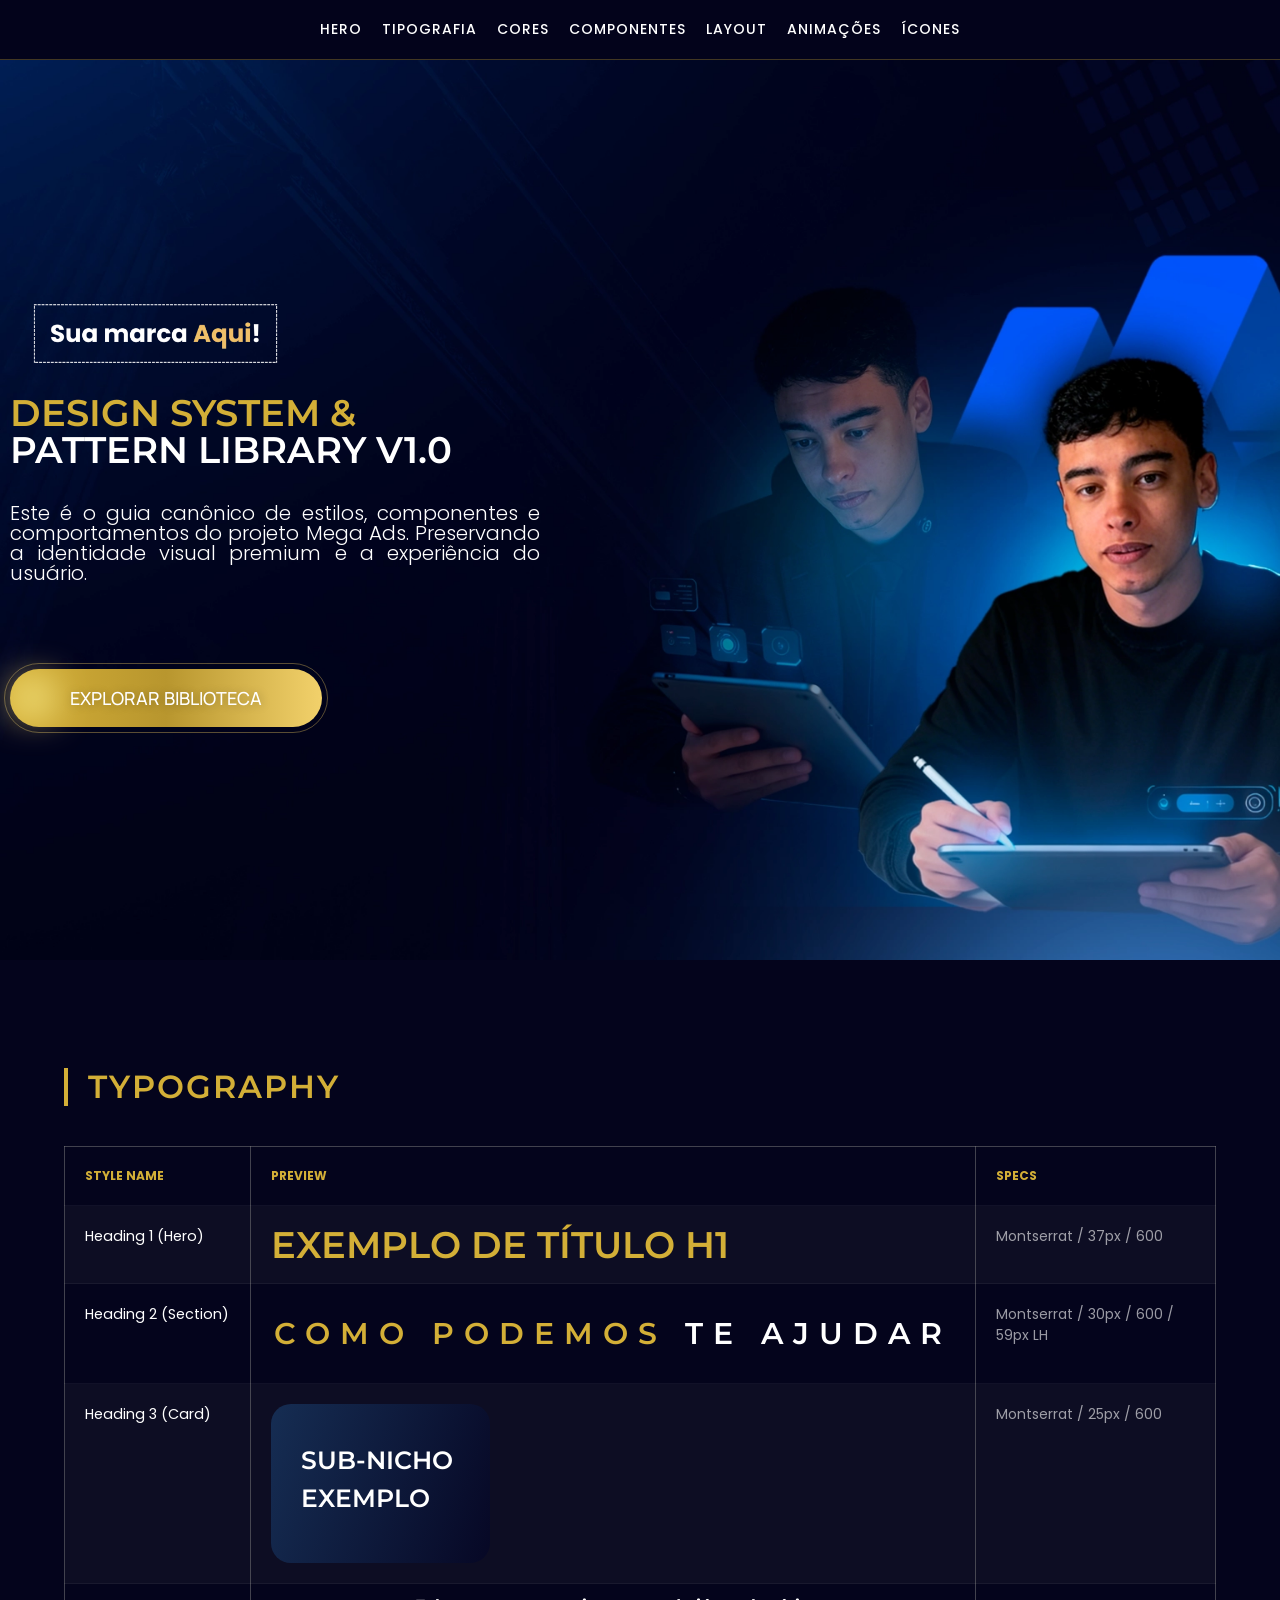
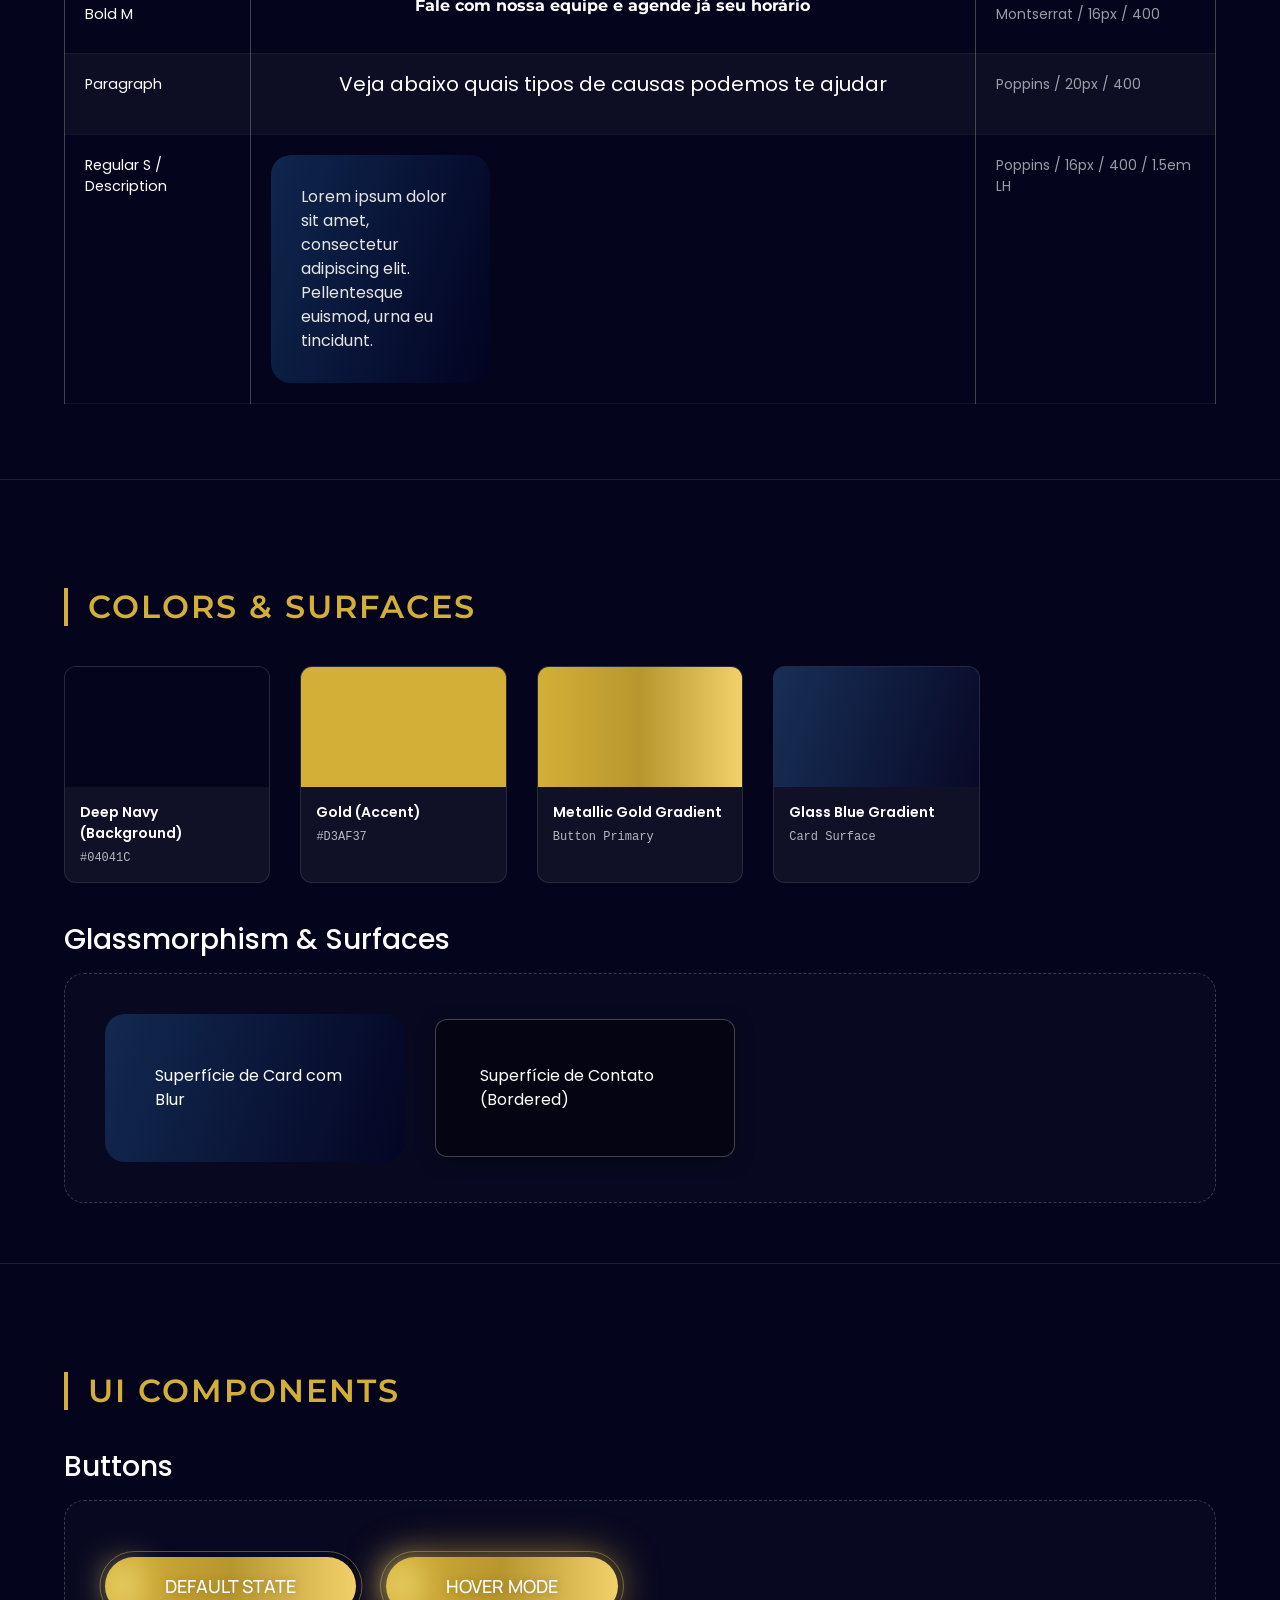
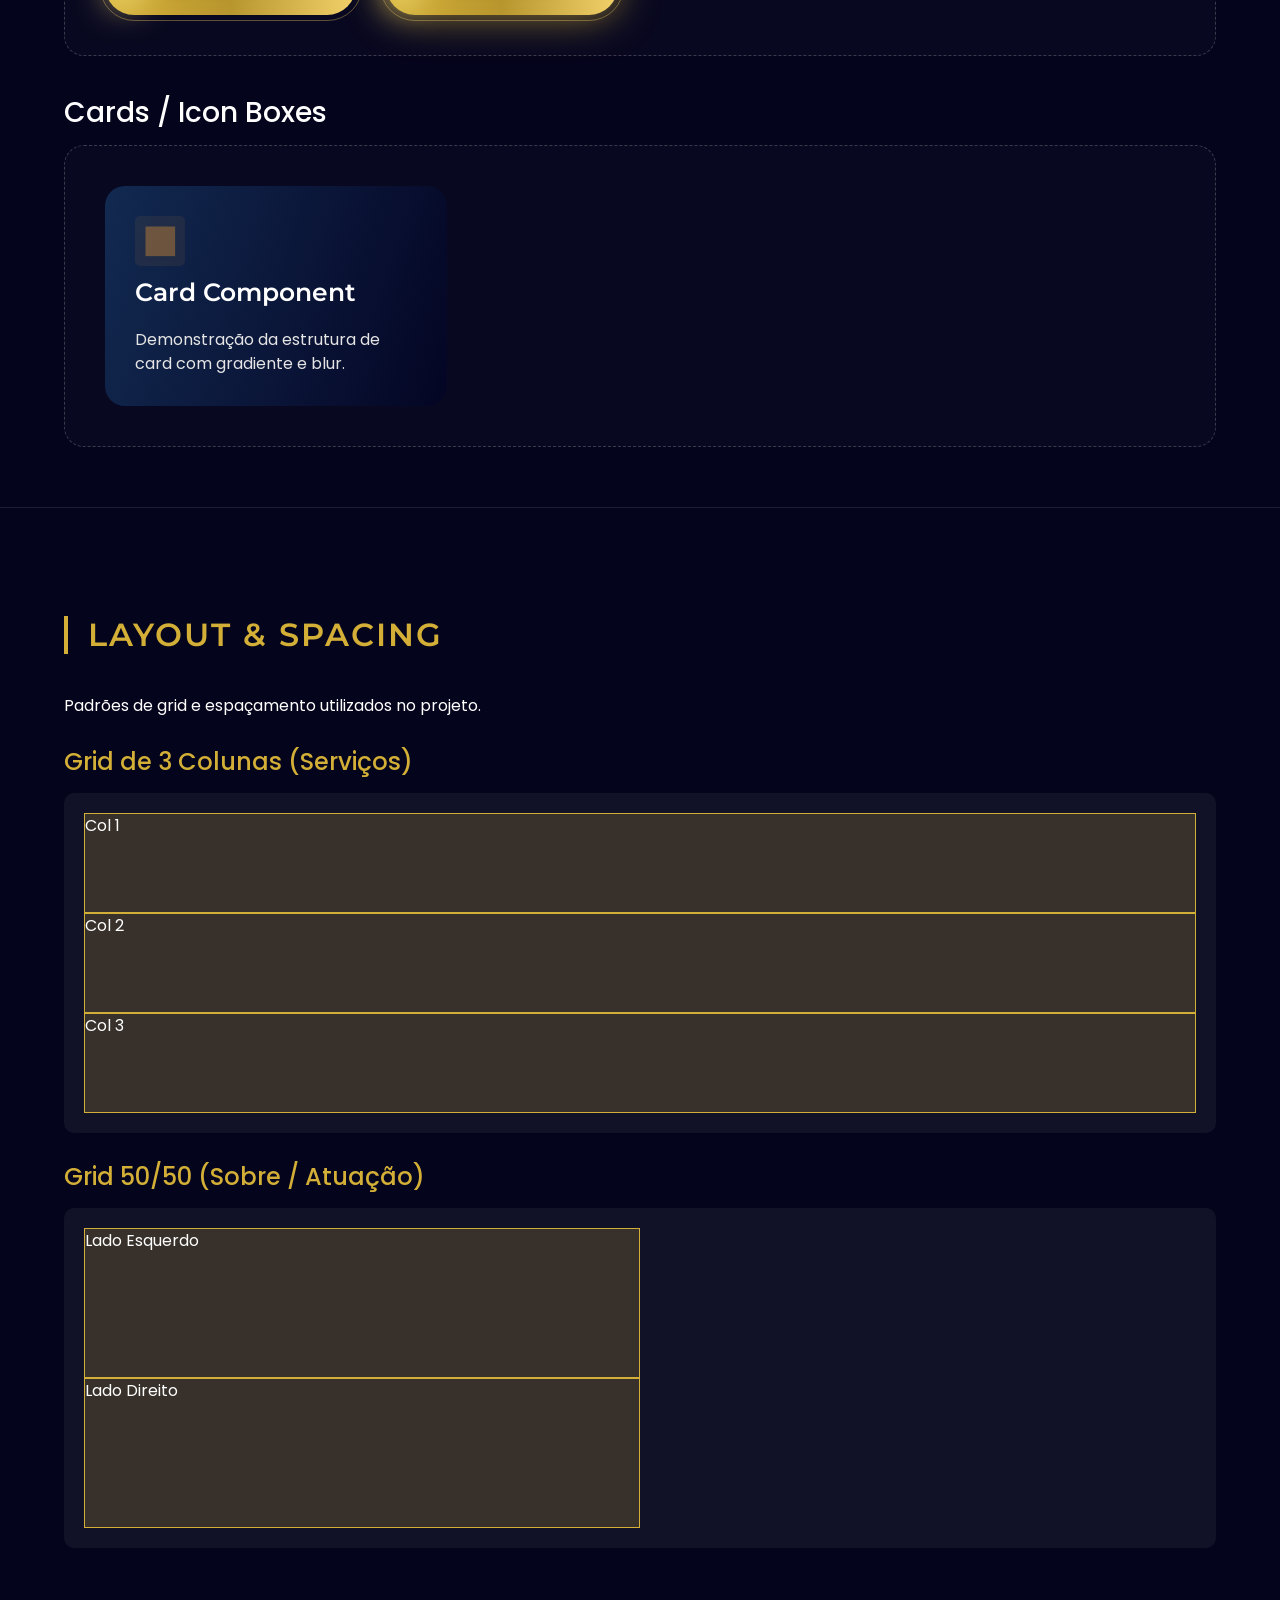
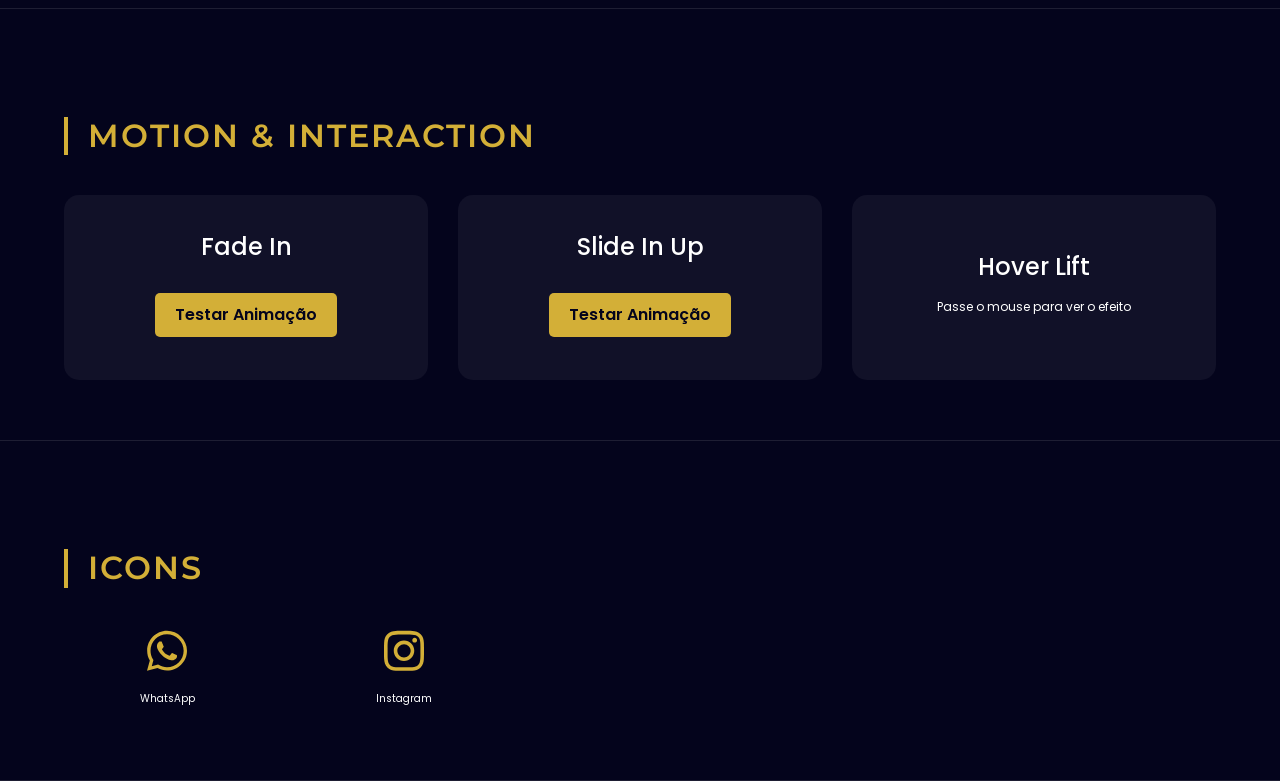
<file: design-system.html>
<!DOCTYPE html>
<html lang="pt-BR">
<head>
    <meta charset="UTF-8">
    <title>Design System Showcase – Mega Ads</title>
    <!-- Importando os mesmos estilos do site original -->
    <link data-rocket-preload="" as="style" href="https://fonts.googleapis.com/css?family=Roboto%3A100%2C100italic%2C200%2C200italic%2C300%2C300italic%2C400%2C400italic%2C500%2C500italic%2C600%2C600italic%2C700%2C700italic%2C800%2C800italic%2C900%2C900italic%7CRoboto%20Slab%3A100%2C100italic%2C200%2C200italic%2C300%2C300italic%2C400%2C400italic%2C500%2C500italic%2C600%2C600italic%2C700%2C700italic%2C800%2C800italic%2C900%2C900italic%7CMontserrat%3A100%2C100italic%2C200%2C200italic%2C300%2C300italic%2C400%2C400italic%2C500%2C500italic%2C600%2C600italic%2C700%2C700italic%2C800%2C800italic%2C900%2C900italic%7CPoppins%3A100%2C100italic%2C200%2C200italic%2C300%2C300italic%2C400%2C400italic%2C500%2C500italic%2C600%2C600italic%2C700%2C700italic%2C800%2C800italic%2C900%2C900italic%7CManrope%3A100%2C100italic%2C200%2C200italic%2C300%2C300italic%2C400%2C400italic%2C500%2C500italic%2C600%2C600italic%2C700%2C700italic%2C800%2C800italic%2C900%2C900italic%7CSora%3A100%2C100italic%2C200%2C200italic%2C300%2C300italic%2C400%2C400italic%2C500%2C500italic%2C600%2C600italic%2C700%2C700italic%2C800%2C800italic%2C900%2C900italic&display=swap" rel="preload">
    <link href="https://fonts.googleapis.com/css?family=Roboto%3A100%2C100italic%2C200%2C200italic%2C300%2C300italic%2C400%2C400italic%2C500%2C500italic%2C600%2C600italic%2C700%2C700italic%2C800%2C800italic%2C900%2C900italic%7CRoboto%20Slab%3A100%2C100italic%2C200%2C200italic%2C300%2C300italic%2C400%2C400italic%2C500%2C500italic%2C600%2C600italic%2C700%2C700italic%2C800%2C800italic%2C900%2C900italic%7CMontserrat%3A100%2C100italic%2C200%2C200italic%2C300%2C300italic%2C400%2C400italic%2C500%2C500italic%2C600%2C600italic%2C700%2C700italic%2C800%2C800italic%2C900%2C900italic%7CPoppins%3A100%2C100italic%2C200%2C200italic%2C300%2C300italic%2C400%2C400italic%2C500%2C500italic%2C600%2C600italic%2C700%2C700italic%2C800%2C800italic%2C900%2C900italic%7CManrope%3A100%2C100italic%2C200%2C200italic%2C300%2C300italic%2C400%2C400italic%2C500%2C500italic%2C600%2C600italic%2C700%2C700italic%2C800%2C800italic%2C900%2C900italic%7CSora%3A100%2C100italic%2C200%2C200italic%2C300%2C300italic%2C400%2C400italic%2C500%2C500italic%2C600%2C600italic%2C700%2C700italic%2C800%2C800italic%2C900%2C900italic&display=swap" rel="stylesheet">
    <link rel="stylesheet" href="css/reset.css">
    <link rel="stylesheet" href="css/theme.css">
    <link rel="stylesheet" href="css/header-footer.css">
    <link rel="stylesheet" href="css/frontend.min.css">
    <link rel="stylesheet" href="css/post-2018.css">
    <link rel="stylesheet" href="css/all.min.css">
    <link rel="stylesheet" href="css/v4-shims.min.css">
    <link rel="stylesheet" href="css/fadeIn.min.css">
    <link rel="stylesheet" href="css/slideInUp.min.css">
    <link rel="stylesheet" href="css/widget-image.min.css">
    <link rel="stylesheet" href="css/widget-heading.min.css">
    <link rel="stylesheet" href="css/widget-icon-box.min.css">
    <link rel="stylesheet" href="css/post-2312.css">

    <style>
        /* Estilos específicos para a navegação do Design System */
        :root {
            --ds-bg: #04041c;
            --ds-accent: #D3AF37;
            --ds-text: #FFFFFF;
        }

        body {
            background-color: var(--ds-bg);
            color: var(--ds-text);
            font-family: 'Poppins', sans-serif;
            margin: 0;
            padding-top: 60px; /* Espaço para o menu fixo */
        }

        .ds-nav {
            position: fixed;
            top: 0;
            left: 0;
            right: 0;
            height: 60px;
            background: rgba(4, 4, 28, 0.9);
            backdrop-filter: blur(10px);
            border-bottom: 1px solid rgba(211, 175, 55, 0.3);
            z-index: 9999;
            display: flex;
            align-items: center;
            justify-content: center;
            gap: 20px;
        }

        .ds-nav a {
            color: var(--ds-text);
            text-decoration: none;
            font-size: 14px;
            font-weight: 500;
            text-transform: uppercase;
            letter-spacing: 1px;
            transition: color 0.3s ease;
        }

        .ds-nav a:hover {
            color: var(--ds-accent);
        }

        .ds-section {
            padding: 100px 5% 60px;
            border-bottom: 1px solid rgba(255, 255, 255, 0.1);
        }

        .ds-section-title {
            font-family: 'Montserrat', sans-serif;
            font-size: 32px;
            font-weight: 600;
            color: var(--ds-accent);
            margin-bottom: 40px;
            text-transform: uppercase;
            letter-spacing: 2px;
            border-left: 4px solid var(--ds-accent);
            padding-left: 20px;
        }

        .ds-spec-table {
            width: 100%;
            border-collapse: collapse;
            margin-top: 20px;
        }

        .ds-spec-table th, .ds-spec-table td {
            text-align: left;
            padding: 20px;
            border-bottom: 1px solid rgba(255, 255, 255, 0.05);
        }

        .ds-spec-table th {
            color: var(--ds-accent);
            font-size: 12px;
            text-transform: uppercase;
        }

        .ds-spec-label {
            font-size: 14px;
            color: rgba(255, 255, 255, 0.6);
            text-align: right;
        }

        .ds-grid {
            display: grid;
            grid-template-columns: repeat(auto-fill, minmax(200px, 1fr));
            gap: 30px;
        }

        .ds-color-card {
            background: rgba(255, 255, 255, 0.05);
            border-radius: 12px;
            overflow: hidden;
            border: 1px solid rgba(255, 255, 255, 0.1);
        }

        .ds-color-swatch {
            height: 120px;
            width: 100%;
        }

        .ds-color-info {
            padding: 15px;
        }

        .ds-color-name {
            font-size: 14px;
            font-weight: 600;
            margin-bottom: 5px;
        }

        .ds-color-hex {
            font-size: 12px;
            font-family: monospace;
            opacity: 0.7;
        }

        .ds-component-box {
            background: rgba(255, 255, 255, 0.02);
            border: 1px dashed rgba(255, 255, 255, 0.2);
            padding: 40px;
            border-radius: 20px;
            display: flex;
            flex-wrap: wrap;
            gap: 30px;
            align-items: center;
        }

        .ds-motion-gallery {
            display: grid;
            grid-template-columns: repeat(auto-fit, minmax(250px, 1fr));
            gap: 30px;
        }

        .ds-motion-card {
            background: rgba(255, 255, 255, 0.05);
            padding: 30px;
            border-radius: 15px;
            text-align: center;
        }

        .ds-animate-trigger {
            background: var(--ds-accent);
            color: var(--ds-bg);
            border: none;
            padding: 10px 20px;
            border-radius: 5px;
            cursor: pointer;
            margin-top: 15px;
            font-weight: 600;
        }

        /* Ajustes de override do Elementor para a documentação */
        .elementor-2312 .elementor-element {
            --flex-direction: column;
        }

        @media (max-width: 768px) {
            .ds-nav {
                overflow-x: auto;
                justify-content: flex-start;
                padding: 0 20px;
            }
        }
    </style>
</head>
<body class="wp-singular page-template page-template-elementor_canvas page page-id-2312 wp-embed-responsive wp-theme-hello-elementor hello-elementor-default elementor-default elementor-template-canvas elementor-kit-2018 elementor-page elementor-page-2312">

    <!-- Navegação do Design System -->
    <nav class="ds-nav">
        <a href="#hero">Hero</a>
        <a href="#typography">Tipografia</a>
        <a href="#colors">Cores</a>
        <a href="#components">Componentes</a>
        <a href="#layout">Layout</a>
        <a href="#motion">Animações</a>
        <a href="#icons">Ícones</a>
    </nav>

    <div class="elementor elementor-2312">

        <!-- SEÇÃO 0: HERO (CLONE EXATO) -->
        <section id="hero">
            <div class="elementor-element elementor-element-29d9f0bf e-flex e-con-boxed e-con e-parent e-lazyloaded" data-id="29d9f0bf" data-element_type="container" data-e-type="container" data-settings='{"background_background":"classic"}'>
                <div class="e-con-inner">
                    <div class="elementor-element elementor-element-5e793075 e-con-full e-flex e-con e-child" data-id="5e793075" data-element_type="container" data-e-type="container" data-settings='{"background_background":"classic"}'>
                        <div class="elementor-element elementor-element-12c4482b elementor-widget-mobile__width-initial elementor-invisible elementor-widget elementor-widget-image" data-id="12c4482b" data-element_type="widget" data-e-type="widget" data-settings='{"_animation":"fadein"}' data-widget_type="image.default">
                            <img fetchpriority="high" decoding="async" width="800" height="222" src="images/sua-logo-aqui.webp" class="attachment-large size-large wp-image-2297" alt="">
                        </div>
                        <div class="elementor-element elementor-element-6bbe126c elementor-widget__width-initial elementor-invisible elementor-widget elementor-widget-heading" data-id="6bbe126c" data-element_type="widget" data-e-type="widget" data-settings='{"_animation":"fadein"}' data-widget_type="heading.default">
                            <h2 class="elementor-heading-title elementor-size-default">Design System & <p style="color: white">Pattern Library <span style="letter-spacing: 0px">v1.0</span></p></h2>
                        </div>
                        <div class="elementor-element elementor-element-30868e8d elementor-widget-mobile__width-initial elementor-invisible elementor-widget elementor-widget-heading" data-id="30868e8d" data-element_type="widget" data-e-type="widget" data-settings='{"_animation":"fadein"}' data-widget_type="heading.default">
                            <h2 class="elementor-heading-title elementor-size-default">Este é o guia canônico de estilos, componentes e comportamentos do projeto Mega Ads. Preservando a identidade visual premium e a experiência do usuário.</h2>
                        </div>
                        <div class="elementor-element elementor-element-58d7f1d1 bt elementor-widget-mobile__width-initial elementor-widget elementor-widget-button" data-id="58d7f1d1" data-element_type="widget" data-e-type="widget" data-widget_type="button.default">
                            <a class="elementor-button elementor-button-link elementor-size-sm" href="#typography">
                                <span class="elementor-button-content-wrapper">
                                    <span class="elementor-button-text">Explorar Biblioteca</span>
                                </span>
                            </a>
                        </div>
                    </div>
                    <div class="elementor-element elementor-element-5b41365b e-con-full elementor-hidden-tablet elementor-hidden-mobile e-flex e-con e-child" data-id="5b41365b" data-element_type="container" data-e-type="container">
                    </div>
                </div>
            </div>
        </section>

        <!-- SEÇÃO 1: TYPOGRAPHY -->
        <section id="typography" class="ds-section">
            <h2 class="ds-section-title">Typography</h2>
            <table class="ds-spec-table">
                <thead>
                    <tr>
                        <th>Style Name</th>
                        <th>Preview</th>
                        <th>Specs</th>
                    </tr>
                </thead>
                <tbody>
                    <tr>
                        <td>Heading 1 (Hero)</td>
                        <td>
                            <div class="elementor-element elementor-element-6bbe126c elementor-widget-heading">
                                <h1 class="elementor-heading-title">Exemplo de Título H1</h1>
                            </div>
                        </td>
                        <td class="ds-spec-label">Montserrat / 37px / 600</td>
                    </tr>
                    <tr>
                        <td>Heading 2 (Section)</td>
                        <td>
                            <div class="elementor-element elementor-element-5b967a5f elementor-widget-heading">
                                <h2 class="elementor-heading-title">Como podemos <span style="color: white">te ajudar</span></h2>
                            </div>
                        </td>
                        <td class="ds-spec-label">Montserrat / 30px / 600 / 59px LH</td>
                    </tr>
                    <tr>
                        <td>Heading 3 (Card)</td>
                        <td>
                            <div class="elementor-element elementor-element-1f67ef0 elementor-widget-icon-box">
                                <h3 class="elementor-icon-box-title">SUB-NICHO EXEMPLO</h3>
                            </div>
                        </td>
                        <td class="ds-spec-label">Montserrat / 25px / 600</td>
                    </tr>
                    <tr>
                        <td>Bold M</td>
                        <td>
                            <div class="elementor-element elementor-element-7e587efa elementor-widget-text-editor">
                                <p><strong>Fale com nossa equipe e agende já seu horário</strong></p>
                            </div>
                        </td>
                        <td class="ds-spec-label">Montserrat / 16px / 400</td>
                    </tr>
                    <tr>
                        <td>Paragraph</td>
                        <td>
                            <div class="elementor-element elementor-element-34720e5d elementor-widget-heading">
                                <h2 class="elementor-heading-title">Veja abaixo quais tipos de causas podemos te ajudar</h2>
                            </div>
                        </td>
                        <td class="ds-spec-label">Poppins / 20px / 400</td>
                    </tr>
                    <tr>
                        <td>Regular S / Description</td>
                        <td>
                            <div class="elementor-element elementor-element-1f67ef0 elementor-widget-icon-box">
                                <p class="elementor-icon-box-description">Lorem ipsum dolor sit amet, consectetur adipiscing elit. Pellentesque euismod, urna eu tincidunt.</p>
                            </div>
                        </td>
                        <td class="ds-spec-label">Poppins / 16px / 400 / 1.5em LH</td>
                    </tr>
                </tbody>
            </table>
        </section>

        <!-- SEÇÃO 2: COLORS & SURFACES -->
        <section id="colors" class="ds-section">
            <h2 class="ds-section-title">Colors & Surfaces</h2>
            <div class="ds-grid">
                <!-- Primary Colors -->
                <div class="ds-color-card">
                    <div class="ds-color-swatch" style="background: #04041c;"></div>
                    <div class="ds-color-info">
                        <div class="ds-color-name">Deep Navy (Background)</div>
                        <div class="ds-color-hex">#04041C</div>
                    </div>
                </div>
                <div class="ds-color-card">
                    <div class="ds-color-swatch" style="background: #D3AF37;"></div>
                    <div class="ds-color-info">
                        <div class="ds-color-name">Gold (Accent)</div>
                        <div class="ds-color-hex">#D3AF37</div>
                    </div>
                </div>
                <!-- Gradients -->
                <div class="ds-color-card">
                    <div class="ds-color-swatch" style="background: linear-gradient(90deg, #D4AF37, #B8962E, #F2D16B);"></div>
                    <div class="ds-color-info">
                        <div class="ds-color-name">Metallic Gold Gradient</div>
                        <div class="ds-color-hex">Button Primary</div>
                    </div>
                </div>
                <div class="ds-color-card">
                    <div class="ds-color-swatch" style="background: linear-gradient(108deg, #2C80CF47 0%, #00022780 100%);"></div>
                    <div class="ds-color-info">
                        <div class="ds-color-name">Glass Blue Gradient</div>
                        <div class="ds-color-hex">Card Surface</div>
                    </div>
                </div>
            </div>

            <h3 style="margin-top: 40px; color: #fff;">Glassmorphism & Surfaces</h3>
            <div class="ds-component-box">
                <div class="elementor-element elementor-element-1f67ef0" style="width: 300px; max-width: 100%; display: block;">
                    <div style="padding: 20px;">Superfície de Card com Blur</div>
                </div>
                <div class="elementor-element elementor-element-1125b293" style="width: 300px; max-width: 100%; display: block;">
                    <div style="padding: 20px;">Superfície de Contato (Bordered)</div>
                </div>
            </div>
        </section>

        <!-- SEÇÃO 3: UI COMPONENTS -->
        <section id="components" class="ds-section">
            <h2 class="ds-section-title">UI Components</h2>
            
            <h3 style="color: #fff;">Buttons</h3>
            <div class="ds-component-box">
                <div class="elementor-element elementor-element-58d7f1d1 elementor-widget-button">
                    <a class="elementor-button elementor-size-sm" href="#">
                        <span class="elementor-button-text">Default State</span>
                    </a>
                </div>
                <div class="elementor-element elementor-element-58d7f1d1 elementor-widget-button">
                    <a class="elementor-button elementor-size-sm" href="#" style="box-shadow: 0px 0px 40px 0px rgba(212, 175, 55, 0.7) !important;">
                        <span class="elementor-button-text">Hover Mode</span>
                    </a>
                </div>
            </div>

            <h3 style="color: #fff; margin-top: 40px;">Cards / Icon Boxes</h3>
            <div class="ds-component-box">
                <div class="elementor-element elementor-element-1f67ef0 elementor-widget-icon-box" style="width: 350px;">
                    <div class="elementor-icon-box-wrapper">
                        <div class="elementor-icon-box-icon">
                            <span class="elementor-icon">
                                <svg xmlns="http://www.w3.org/2000/svg" width="81" height="81" viewBox="0 0 81 81" fill="none"><path d="M0 8C0 3.58172 3.58172 0 8 0H73C77.4183 0 81 3.58172 81 8V73C81 77.4183 77.4183 81 73 81H8C3.58172 81 0 77.4183 0 73V8Z" fill="#B97F39" fill-opacity="0.1"></path><rect x="17" y="17" width="48" height="48" fill="#B97F39" fill-opacity="0.5"></rect></svg>
                            </span>
                        </div>
                        <div class="elementor-icon-box-content">
                            <h3 class="elementor-icon-box-title">Card Component</h3>
                            <p class="elementor-icon-box-description">Demonstração da estrutura de card com gradiente e blur.</p>
                        </div>
                    </div>
                </div>
            </div>
        </section>

        <!-- SEÇÃO 4: LAYOUT & SPACING -->
        <section id="layout" class="ds-section">
            <h2 class="ds-section-title">Layout & Spacing</h2>
            <p>Padrões de grid e espaçamento utilizados no projeto.</p>
            
            <div style="margin-top: 30px;">
                <h4 style="color: var(--ds-accent);">Grid de 3 Colunas (Serviços)</h4>
                <div class="elementor-element elementor-element-207415d e-con-full e-flex" style="background: rgba(255,255,255,0.05); padding: 20px; border-radius: 10px;">
                    <div style="flex: 1; height: 100px; background: rgba(211, 175, 55, 0.2); border: 1px solid var(--ds-accent);">Col 1</div>
                    <div style="flex: 1; height: 100px; background: rgba(211, 175, 55, 0.2); border: 1px solid var(--ds-accent);">Col 2</div>
                    <div style="flex: 1; height: 100px; background: rgba(211, 175, 55, 0.2); border: 1px solid var(--ds-accent);">Col 3</div>
                </div>
            </div>

            <div style="margin-top: 30px;">
                <h4 style="color: var(--ds-accent);">Grid 50/50 (Sobre / Atuação)</h4>
                <div class="elementor-element e-flex" style="flex-direction: row; gap: 20px; background: rgba(255,255,255,0.05); padding: 20px; border-radius: 10px;">
                    <div style="width: 50%; height: 150px; background: rgba(211, 175, 55, 0.2); border: 1px solid var(--ds-accent);">Lado Esquerdo</div>
                    <div style="width: 50%; height: 150px; background: rgba(211, 175, 55, 0.2); border: 1px solid var(--ds-accent);">Lado Direito</div>
                </div>
            </div>
        </section>

        <!-- SEÇÃO 5: MOTION & INTERACTION -->
        <section id="motion" class="ds-section">
            <h2 class="ds-section-title">Motion & Interaction</h2>
            <div class="ds-motion-gallery">
                <!-- Fade In -->
                <div class="ds-motion-card">
                    <div id="demo-fadein" class="elementor-invisible" data-settings='{"_animation":"fadein"}'>
                        <h4 style="color: #fff;">Fade In</h4>
                    </div>
                    <button class="ds-animate-trigger" onclick="triggerAnim('demo-fadein', 'elementor-animated fadein')">Testar Animação</button>
                </div>
                <!-- Slide In Up -->
                <div class="ds-motion-card">
                    <div id="demo-slideup" class="elementor-invisible" data-settings='{"_animation":"slideinup"}'>
                        <h4 style="color: #fff;">Slide In Up</h4>
                    </div>
                    <button class="ds-animate-trigger" onclick="triggerAnim('demo-slideup', 'elementor-animated slideinup')">Testar Animação</button>
                </div>
                <!-- Hover Lift -->
                <div class="ds-motion-card">
                    <div class="elementor-element-1f67ef0" style="padding: 20px; cursor: pointer; transition: all 0.3s ease;">
                        <h4 style="color: #fff;">Hover Lift</h4>
                        <p style="font-size: 12px;">Passe o mouse para ver o efeito</p>
                    </div>
                </div>
            </div>
        </section>

        <!-- SEÇÃO 6: ICONS -->
        <section id="icons" class="ds-section">
            <h2 class="ds-section-title">Icons</h2>
            <div class="ds-grid">
                <div style="text-align: center;">
                    <svg aria-hidden="true" class="e-font-icon-svg e-fab-whatsapp" style="width: 40px; fill: var(--ds-accent);" viewBox="0 0 448 512" xmlns="http://www.w3.org/2000/svg"><path d="M380.9 97.1C339 55.1 283.2 32 223.9 32c-122.4 0-222 99.6-222 222 0 39.1 10.2 77.3 29.6 111L0 480l117.7-30.9c32.4 17.7 68.9 27 106.1 27h.1c122.3 0 224.1-99.6 224.1-222 0-59.3-25.2-115-67.1-157zm-157 341.6c-33.2 0-65.7-8.9-94-25.7l-6.7-4-69.8 18.3L72 359.2l-4.4-7c-18.5-29.4-28.2-63.3-28.2-98.2 0-101.7 82.8-184.5 184.6-184.5 49.3 0 95.6 19.2 130.4 54.1 34.8 34.9 56.2 81.2 56.1 130.5 0 101.8-84.9 184.6-186.6 184.6zm101.2-138.2c-5.5-2.8-32.8-16.2-37.9-18-5.1-1.9-8.8-2.8-12.5 2.8-3.7 5.6-14.3 18-17.6 21.8-3.2 3.7-6.5 4.2-12 1.4-32.6-16.3-54-29.1-75.5-66-5.7-9.8 5.7-9.1 16.3-30.3 1.8-3.7.9-6.9-.5-9.7-1.4-2.8-12.5-30.1-17.1-41.2-4.5-10.8-9.1-9.3-12.5-9.5-3.2-.2-6.9-.2-10.6-.2-3.7 0-9.7 1.4-14.8 6.9-5.1 5.6-19.4 19-19.4 46.3 0 27.3 19.9 53.7 22.6 57.4 2.8 3.7 39.1 59.7 94.8 83.8 35.2 15.2 49 16.5 66.6 13.9 10.7-1.6 32.8-13.4 37.4-26.4 4.6-13 4.6-24.1 3.2-26.4-1.3-2.5-5-3.9-10.5-6.6z"></path></svg>
                    <p style="font-size: 10px; margin-top: 10px;">WhatsApp</p>
                </div>
                <div style="text-align: center;">
                    <svg aria-hidden="true" class="e-font-icon-svg e-fab-instagram" style="width: 40px; fill: var(--ds-accent);" viewBox="0 0 448 512" xmlns="http://www.w3.org/2000/svg"><path d="M224.1 141c-63.6 0-114.9 51.3-114.9 114.9s51.3 114.9 114.9 114.9S339 319.5 339 255.9 287.7 141 224.1 141zm0 189.6c-41.1 0-74.7-33.5-74.7-74.7s33.5-74.7 74.7-74.7 74.7 33.5 74.7 74.7-33.6 74.7-74.7 74.7zm146.4-194.3c0 14.9-12 26.8-26.8 26.8-14.9 0-26.8-12-26.8-26.8s12-26.8 26.8-26.8 26.8 12 26.8 26.8zm76.1 27.2c-1.7-35.9-9.9-67.7-36.2-93.9-26.2-26.2-58-34.4-93.9-36.2-37-2.1-147.9-2.1-184.9 0-35.8 1.7-67.6 9.9-93.9 36.1s-34.4 58-36.2 93.9c-2.1 37-2.1 147.9 0 184.9 1.7 35.9 9.9 67.7 36.2 93.9s58 34.4 93.9 36.2c37 2.1 147.9 2.1 184.9 0 35.9-1.7 67.7-9.9 93.9-36.2 26.2-26.2 34.4-58 36.2-93.9 2.1-37 2.1-147.8 0-184.8zM398.8 388c-7.8 19.6-22.9 34.7-42.6 42.6-29.5 11.7-99.5 9-132.1 9s-102.7 2.6-132.1-9c-19.6-7.8-34.7-22.9-42.6-42.6-11.7-29.5-9-99.5-9-132.1s-2.6-102.7 9-132.1c7.8-19.6 22.9-34.7 42.6-42.6 29.5-11.7 99.5-9 132.1-9s102.7-2.6 132.1 9c19.6 7.8 34.7 22.9 42.6 42.6 11.7 29.5 9 99.5 9 132.1s2.7 102.7-9 132.1z"></path></svg>
                    <p style="font-size: 10px; margin-top: 10px;">Instagram</p>
                </div>
            </div>
        </section>

    </div>

    <!-- Scripts do site para garantir animações e comportamento -->
    <script src="js/jquery.min.js"></script>
    <script src="js/v4-shims.min.js"></script>
    <script>
        // Função para disparar animações manualmente na galeria
        function triggerAnim(id, classes) {
            const el = document.getElementById(id);
            el.className = '';
            void el.offsetWidth; // Trigger reflow
            el.className = classes;
        }

        // Script de Compatibilidade Local (Mega Ads Local Fix)
        (function() {
            const triggerAnimations = () => {
                const elements = document.querySelectorAll('.elementor-invisible');
                elements.forEach(el => {
                    const settings = el.getAttribute('data-settings');
                    let animClass = 'fadeIn'; 
                    if (settings) {
                        try {
                            const parsed = JSON.parse(settings);
                            animClass = parsed._animation || animClass;
                        } catch(e) {}
                    }
                    el.classList.remove('elementor-invisible');
                    el.classList.add('elementor-animated', animClass);
                });
            };

            // Tenta rodar após 1 segundo
            setTimeout(triggerAnimations, 1000);

            // Força ao rolar a página
            window.addEventListener('scroll', () => {
                if (document.querySelectorAll('.elementor-invisible').length > 0) {
                    triggerAnimations();
                }
            }, { once: true });

            // Inicialização imediata para elementos visíveis
            $(document).ready(triggerAnimations);
        })();
    </script>

</body>
</html>
</file>
<file: css/theme.css>
.comments-area a,.page-content a{text-decoration:underline}.alignright{float:right;margin-left:1rem}.alignleft{float:left;margin-right:1rem}.aligncenter{clear:both;display:block;margin-inline:auto}.alignwide{margin-inline:-80px}.alignfull{margin-inline:calc(50% - 50vw);max-width:100vw}.alignfull,.alignfull img{width:100vw}.wp-caption{margin-block-end:1.25rem;max-width:100%}.wp-caption.alignleft{margin:5px 20px 20px 0}.wp-caption.alignright{margin:5px 0 20px 20px}.wp-caption img{display:block;margin-inline:auto}.wp-caption-text{margin:0}.gallery-caption{display:block;font-size:.8125rem;line-height:1.5;margin:0;padding:.75rem}.pagination{display:flex;justify-content:space-between;margin:20px auto}.sticky{display:block;position:relative}.bypostauthor{font-size:inherit}.hide{display:none!important}.post-password-form{margin:50px auto;max-width:500px}.post-password-form p{align-items:flex-end;display:flex;width:100%}.post-password-form [type=submit]{margin-inline-start:3px}.screen-reader-text{clip:rect(1px,1px,1px,1px);height:1px;overflow:hidden;position:absolute!important;width:1px;word-wrap:normal!important}.screen-reader-text:focus{background-color:#eee;clip:auto!important;clip-path:none;color:#333;display:block;font-size:1rem;height:auto;left:5px;line-height:normal;padding:12px 24px;text-decoration:none;top:5px;width:auto;z-index:100000}.post .entry-title a{text-decoration:none}.post .wp-post-image{max-height:500px;-o-object-fit:cover;object-fit:cover;width:100%}@media(max-width:991px){.post .wp-post-image{max-height:400px}}@media(max-width:575px){.post .wp-post-image{max-height:300px}}#comments .comment-list{font-size:.9em;list-style:none;margin:0;padding:0}#comments .comment,#comments .pingback{position:relative}#comments .comment .comment-body,#comments .pingback .comment-body{border-block-end:1px solid #ccc;display:flex;flex-direction:column;padding-block-end:30px;padding-block-start:30px;padding-inline-end:0;padding-inline-start:60px}#comments .comment .avatar,#comments .pingback .avatar{border-radius:50%;left:0;margin-inline-end:10px;position:absolute}body.rtl #comments .comment .avatar,body.rtl #comments .pingback .avatar,html[dir=rtl] #comments .comment .avatar,html[dir=rtl] #comments .pingback .avatar{left:auto;right:0}#comments .comment-meta{display:flex;justify-content:space-between;margin-block-end:.9rem}#comments .comment-metadata,#comments .reply{font-size:11px;line-height:1}#comments .children{list-style:none;margin:0;padding-inline-start:30px;position:relative}#comments .children li:last-child{padding-block-end:0}#comments ol.comment-list .children:before{content:"↪";display:inline-block;font-size:1em;font-weight:400;left:0;line-height:100%;position:absolute;top:45px;width:auto}body.rtl #comments ol.comment-list .children:before,html[dir=rtl] #comments ol.comment-list .children:before{content:"↩";left:auto;right:0}@media(min-width:768px){#comments .comment-author,#comments .comment-metadata{line-height:1}}@media(max-width:767px){#comments .comment .comment-body{padding:30px 0}#comments .children{padding-inline-start:20px}#comments .comment .avatar{float:left;position:inherit}body.rtl #comments .comment .avatar,html[dir=rtl] #comments .comment .avatar{float:right}}.page-header .entry-title,.site-footer .footer-inner,.site-footer:not(.dynamic-footer),.site-header .header-inner,.site-header:not(.dynamic-header),body:not([class*=elementor-page-]) .site-main{margin-inline-end:auto;margin-inline-start:auto;width:100%}@media(max-width:575px){.page-header .entry-title,.site-footer .footer-inner,.site-footer:not(.dynamic-footer),.site-header .header-inner,.site-header:not(.dynamic-header),body:not([class*=elementor-page-]) .site-main{padding-inline-end:10px;padding-inline-start:10px}}@media(min-width:576px){.page-header .entry-title,.site-footer .footer-inner,.site-footer:not(.dynamic-footer),.site-header .header-inner,.site-header:not(.dynamic-header),body:not([class*=elementor-page-]) .site-main{max-width:500px}.site-footer.footer-full-width .footer-inner,.site-header.header-full-width .header-inner{max-width:100%}}@media(min-width:768px){.page-header .entry-title,.site-footer .footer-inner,.site-footer:not(.dynamic-footer),.site-header .header-inner,.site-header:not(.dynamic-header),body:not([class*=elementor-page-]) .site-main{max-width:600px}.site-footer.footer-full-width,.site-header.header-full-width{max-width:100%}}@media(min-width:992px){.page-header .entry-title,.site-footer .footer-inner,.site-footer:not(.dynamic-footer),.site-header .header-inner,.site-header:not(.dynamic-header),body:not([class*=elementor-page-]) .site-main{max-width:800px}.site-footer.footer-full-width,.site-header.header-full-width{max-width:100%}}@media(min-width:1200px){.page-header .entry-title,.site-footer .footer-inner,.site-footer:not(.dynamic-footer),.site-header .header-inner,.site-header:not(.dynamic-header),body:not([class*=elementor-page-]) .site-main{max-width:1140px}.site-footer.footer-full-width,.site-header.header-full-width{max-width:100%}}.site-header+.elementor{min-height:calc(100vh - 320px)}
</file>
<file: css/header-footer.css>
.site-header{display:flex;flex-wrap:wrap;justify-content:space-between;padding-block-end:1rem;padding-block-start:1rem;position:relative}.site-header .site-title{font-size:2.5rem;font-weight:500;line-height:1.2}.site-header .site-branding{display:flex;flex-direction:column;gap:.5rem;justify-content:center}.site-header .header-inner{display:flex;flex-wrap:wrap;justify-content:space-between}.site-header .header-inner .custom-logo-link{display:block}.site-header .header-inner .site-branding .site-description,.site-header .header-inner .site-branding .site-title{margin:0}.site-header .header-inner .site-branding .site-logo img{display:block}.site-header .header-inner .site-branding.show-logo .site-title,.site-header .header-inner .site-branding.show-title .site-logo{display:none!important}.site-header.header-inverted .header-inner{flex-direction:row-reverse}.site-header.header-inverted .header-inner .site-branding{text-align:end}.site-header.header-stacked .header-inner{align-items:center;flex-direction:column;text-align:center}.site-footer{padding-block-end:1rem;padding-block-start:1rem;position:relative}.site-footer .site-title{font-size:1.5rem;font-weight:500;line-height:1.2}.site-footer .site-branding{display:flex;flex-direction:column;gap:.5rem;justify-content:center}.site-footer .footer-inner{display:flex;flex-wrap:wrap;justify-content:space-between}.site-footer .footer-inner .custom-logo-link{display:block}.site-footer .footer-inner .site-branding .site-description,.site-footer .footer-inner .site-branding .site-title{margin:0}.site-footer .footer-inner .site-branding .site-logo img{display:block}.site-footer .footer-inner .site-branding.show-logo .site-title,.site-footer .footer-inner .site-branding.show-title .site-logo{display:none!important}.site-footer .footer-inner .copyright{align-items:center;display:flex;justify-content:flex-end}.site-footer .footer-inner .copyright p{margin:0}.site-footer.footer-inverted .footer-inner{flex-direction:row-reverse}.site-footer.footer-inverted .footer-inner .site-branding{text-align:end}.site-footer.footer-stacked .footer-inner{align-items:center;flex-direction:column;text-align:center}.site-footer.footer-stacked .footer-inner .site-branding .site-title{text-align:center}.site-footer.footer-stacked .footer-inner .site-navigation .menu{padding:0}@media(max-width:576px){.site-footer:not(.footer-stacked) .footer-inner .copyright,.site-footer:not(.footer-stacked) .footer-inner .site-branding,.site-footer:not(.footer-stacked) .footer-inner .site-navigation{display:block;max-width:none;text-align:center;width:100%}.site-footer .footer-inner .site-navigation ul.menu{justify-content:center}.site-footer .footer-inner .site-navigation ul.menu li{display:inline-block}}.site-header.header-stacked .site-navigation-toggle-holder{justify-content:center;max-width:100%}.site-header.menu-layout-dropdown .site-navigation{display:none}.site-navigation-toggle-holder{align-items:center;display:flex;padding:8px 15px}.site-navigation-toggle-holder .site-navigation-toggle{align-items:center;background-color:rgba(0,0,0,.05);border:0 solid;border-radius:3px;color:#494c4f;cursor:pointer;display:flex;justify-content:center;padding:.5rem}.site-navigation-toggle-holder .site-navigation-toggle-icon{display:block;width:1.25rem}.site-navigation-toggle-holder .site-navigation-toggle-icon:after,.site-navigation-toggle-holder .site-navigation-toggle-icon:before{background-color:currentColor;border-radius:3px;content:"";display:block;height:3px;transition:all .2s ease-in-out}.site-navigation-toggle-holder .site-navigation-toggle-icon:before{box-shadow:0 .35rem 0 currentColor;margin-block-end:.5rem}.site-navigation-toggle-holder .site-navigation-toggle[aria-expanded=true] .site-navigation-toggle-icon:before{box-shadow:none;transform:translateY(.35rem) rotate(45deg)}.site-navigation-toggle-holder .site-navigation-toggle[aria-expanded=true] .site-navigation-toggle-icon:after{transform:translateY(-.35rem) rotate(-45deg)}.site-navigation{align-items:center;display:flex}.site-navigation ul.menu,.site-navigation ul.menu ul{list-style-type:none;padding:0}.site-navigation ul.menu{display:flex;flex-wrap:wrap}.site-navigation ul.menu li{display:flex;position:relative}.site-navigation ul.menu li a{display:block;padding:8px 15px}.site-navigation ul.menu li.menu-item-has-children{padding-inline-end:15px}.site-navigation ul.menu li.menu-item-has-children:after{align-items:center;color:#666;content:"▾";display:flex;font-size:1.5em;justify-content:center;text-decoration:none}.site-navigation ul.menu li.menu-item-has-children:focus-within>ul{display:block}.site-navigation ul.menu li ul{background:#fff;display:none;left:0;min-width:150px;position:absolute;top:100%;z-index:2}.site-navigation ul.menu li ul li{border-block-end:1px solid #eee}.site-navigation ul.menu li ul li:last-child{border-block-end:none}.site-navigation ul.menu li ul li.menu-item-has-children a{flex-grow:1}.site-navigation ul.menu li ul li.menu-item-has-children:after{transform:translateY(-50%) rotate(-90deg)}.site-navigation ul.menu li ul ul{left:100%;top:0}.site-navigation ul.menu li:hover>ul{display:block}footer .site-navigation ul.menu li ul{bottom:100%;top:auto}footer .site-navigation ul.menu li ul ul{bottom:0}footer .site-navigation ul.menu a{padding:5px 15px}.site-navigation-dropdown{bottom:0;left:0;margin-block-start:10px;position:absolute;transform-origin:top;transition:max-height .3s,transform .3s;width:100%;z-index:10000}.site-navigation-toggle-holder:not(.elementor-active)+.site-navigation-dropdown{max-height:0;transform:scaleY(0)}.site-navigation-toggle-holder.elementor-active+.site-navigation-dropdown{max-height:100vh;transform:scaleY(1)}.site-navigation-dropdown ul{padding:0}.site-navigation-dropdown ul.menu{background:#fff;margin:0;padding:0;position:absolute;width:100%}.site-navigation-dropdown ul.menu li{display:block;position:relative;width:100%}.site-navigation-dropdown ul.menu li a{background:#fff;box-shadow:inset 0 -1px 0 rgba(0,0,0,.102);color:#55595c;display:block;padding:20px}.site-navigation-dropdown ul.menu li.current-menu-item a{background:#55595c;color:#fff}.site-navigation-dropdown ul.menu>li li{max-height:0;transform:scaleY(0);transform-origin:top;transition:max-height .3s,transform .3s}.site-navigation-dropdown ul.menu li.elementor-active>ul>li{max-height:100vh;transform:scaleY(1)}@media(max-width:576px){.site-header.menu-dropdown-mobile:not(.menu-layout-dropdown) .site-navigation{display:none!important}}@media(min-width:768px){.site-header.menu-dropdown-mobile:not(.menu-layout-dropdown) .site-navigation-toggle-holder{display:none!important}}@media(min-width:576px)and (max-width:767px){.site-header.menu-dropdown-mobile:not(.menu-layout-dropdown) .site-navigation{display:none!important}}@media(min-width:992px){.site-header.menu-dropdown-tablet:not(.menu-layout-dropdown) .site-navigation-toggle-holder{display:none!important}}@media(max-width:992px){.site-header.menu-dropdown-tablet:not(.menu-layout-dropdown) .site-navigation{display:none!important}}.site-header.menu-dropdown-none:not(.menu-layout-dropdown) .site-navigation-toggle-holder{display:none!important}
</file>
<file: css/post-2018.css>
.elementor-kit-2018{--e-global-color-primary:#6EC1E4;--e-global-color-secondary:#54595F;--e-global-color-text:#7A7A7A;--e-global-color-accent:#61CE70;--e-global-typography-primary-font-family:"Roboto";--e-global-typography-primary-font-weight:600;--e-global-typography-secondary-font-family:"Roboto Slab";--e-global-typography-secondary-font-weight:400;--e-global-typography-text-font-family:"Roboto";--e-global-typography-text-font-weight:400;--e-global-typography-accent-font-family:"Roboto";--e-global-typography-accent-font-weight:500;}.elementor-kit-2018 e-page-transition{background-color:#FFBC7D;}.elementor-section.elementor-section-boxed > .elementor-container{max-width:1140px;}.e-con{--container-max-width:1140px;}.elementor-widget:not(:last-child){--kit-widget-spacing:20px;}.elementor-element{--widgets-spacing:20px 20px;--widgets-spacing-row:20px;--widgets-spacing-column:20px;}{}h1.entry-title{display:var(--page-title-display);}.site-header .site-branding{flex-direction:column;align-items:stretch;}.site-header{padding-inline-end:0px;padding-inline-start:0px;}.site-footer .site-branding{flex-direction:column;align-items:stretch;}@media(max-width:1024px){.elementor-section.elementor-section-boxed > .elementor-container{max-width:1024px;}.e-con{--container-max-width:1024px;}}@media(max-width:767px){.elementor-section.elementor-section-boxed > .elementor-container{max-width:767px;}.e-con{--container-max-width:767px;}}
</file>
<file: css/post-2312.css>
.elementor-2312 .elementor-element.elementor-element-29d9f0bf{--display:flex;--min-height:900px;--flex-direction:row;--container-widget-width:initial;--container-widget-height:100%;--container-widget-flex-grow:1;--container-widget-align-self:stretch;--flex-wrap-mobile:wrap;--gap:0px 0px;--row-gap:0px;--column-gap:0px;--margin-top:0px;--margin-bottom:0px;--margin-left:0px;--margin-right:0px;--padding-top:0px;--padding-bottom:0px;--padding-left:0px;--padding-right:0px;}.elementor-2312 .elementor-element.elementor-element-29d9f0bf:not(.elementor-motion-effects-element-type-background), .elementor-2312 .elementor-element.elementor-element-29d9f0bf > .elementor-motion-effects-container > .elementor-motion-effects-layer{background-color:#04041c;background-image:url("../images/AG-Hero-1.webp");background-position:center center;background-repeat:no-repeat;background-size:cover;}.elementor-2312 .elementor-element.elementor-element-5e793075{--display:flex;--flex-direction:column;--container-widget-width:100%;--container-widget-height:initial;--container-widget-flex-grow:0;--container-widget-align-self:initial;--flex-wrap-mobile:wrap;--justify-content:center;--overlay-opacity:0.5;}.elementor-2312 .elementor-element.elementor-element-5e793075::before, .elementor-2312 .elementor-element.elementor-element-5e793075 > .elementor-background-video-container::before, .elementor-2312 .elementor-element.elementor-element-5e793075 > .e-con-inner > .elementor-background-video-container::before, .elementor-2312 .elementor-element.elementor-element-5e793075 > .elementor-background-slideshow::before, .elementor-2312 .elementor-element.elementor-element-5e793075 > .e-con-inner > .elementor-background-slideshow::before, .elementor-2312 .elementor-element.elementor-element-5e793075 > .elementor-motion-effects-container > .elementor-motion-effects-layer::before{--background-overlay:'';}.elementor-2312 .elementor-element.elementor-element-12c4482b{margin:0px 0px calc(var(--kit-widget-spacing, 0px) + 0px) 0px;padding:0px 0px 0px 0px;text-align:start;}.elementor-2312 .elementor-element.elementor-element-12c4482b img{width:47%;}.elementor-2312 .elementor-element.elementor-element-6bbe126c{width:var( --container-widget-width, 100% );max-width:100%;padding:0px 0px 0px 0px;--container-widget-width:100%;--container-widget-flex-grow:0;text-align:start;}.elementor-2312 .elementor-element.elementor-element-6bbe126c .elementor-heading-title{font-family:"Montserrat", Sans-serif;font-size:37px;font-weight:600;text-transform:uppercase;letter-spacing:0px;color:#D3AF37;}.elementor-2312 .elementor-element.elementor-element-30868e8d{margin:0px 0px calc(var(--kit-widget-spacing, 0px) + 0px) 0px;padding:0px 90px 50px 0px;text-align:justify;}.elementor-2312 .elementor-element.elementor-element-30868e8d .elementor-heading-title{font-family:"Poppins", Sans-serif;font-size:20px;font-weight:300;color:#FFFFFF;}.elementor-2312 .elementor-element.elementor-element-58d7f1d1{margin:16px 0px calc(var(--kit-widget-spacing, 0px) + 0px) 0px;}.elementor-2312 .elementor-element.elementor-element-58d7f1d1.elementor-element{--align-self:flex-start;}.elementor-2312 .elementor-element.elementor-element-58d7f1d1 .elementor-button{font-family:"Manrope", Sans-serif;font-size:18px;font-weight:500;text-transform:uppercase;border-radius:900px 900px 900px 900px;padding:20px 60px 20px 60px;}.elementor-2312 .elementor-element.elementor-element-5b41365b{--display:flex;--flex-direction:column;--container-widget-width:100%;--container-widget-height:initial;--container-widget-flex-grow:0;--container-widget-align-self:initial;--flex-wrap-mobile:wrap;}.elementor-2312 .elementor-element.elementor-element-16fdbf59{--display:flex;--flex-direction:column;--container-widget-width:100%;--container-widget-height:initial;--container-widget-flex-grow:0;--container-widget-align-self:initial;--flex-wrap-mobile:wrap;--justify-content:center;--gap:0px 0px;--row-gap:0px;--column-gap:0px;--padding-top:60px;--padding-bottom:60px;--padding-left:0px;--padding-right:0px;}.elementor-2312 .elementor-element.elementor-element-16fdbf59:not(.elementor-motion-effects-element-type-background), .elementor-2312 .elementor-element.elementor-element-16fdbf59 > .elementor-motion-effects-container > .elementor-motion-effects-layer{background-image:url("../images/fundo-novo-2.webp");background-position:center right;background-size:cover;}.elementor-2312 .elementor-element.elementor-element-5b967a5f{width:var( --container-widget-width, 100% );max-width:100%;--container-widget-width:100%;--container-widget-flex-grow:0;text-align:center;}.elementor-2312 .elementor-element.elementor-element-5b967a5f .elementor-heading-title{font-family:"Montserrat", Sans-serif;font-size:30px;font-weight:600;text-transform:uppercase;line-height:59px;letter-spacing:10px;color:#D3AF37;}.elementor-2312 .elementor-element.elementor-element-34720e5d{margin:0px 0px calc(var(--kit-widget-spacing, 0px) + 20px) 0px;text-align:center;}.elementor-2312 .elementor-element.elementor-element-34720e5d .elementor-heading-title{font-family:"Poppins", Sans-serif;font-size:20px;font-weight:400;color:#FFFFFF;}.elementor-2312 .elementor-element.elementor-element-207415d{--display:flex;--flex-direction:row;--container-widget-width:initial;--container-widget-height:100%;--container-widget-flex-grow:1;--container-widget-align-self:stretch;--flex-wrap-mobile:wrap;--flex-wrap:wrap;--margin-top:0em;--margin-bottom:0em;--margin-left:0em;--margin-right:0em;}.elementor-2312 .elementor-element.elementor-element-1f67ef0{width:var( --container-widget-width, 32% );max-width:32%;background-color:transparent;padding:30px 30px 30px 30px;--container-widget-width:32%;--container-widget-flex-grow:0;background-image:linear-gradient(108deg, #2C80CF47 0%, #00022780 100%);border-style:none;border-radius:20px 20px 20px 20px;}.elementor-2312 .elementor-element.elementor-element-1f67ef0:hover{--e-transform-translateY:-5px;border-style:none;box-shadow:0px 0px 10px 0px #4DD3FF;}.elementor-2312 .elementor-element.elementor-element-1f67ef0 .elementor-icon-box-wrapper{text-align:start;gap:0px;}.elementor-2312 .elementor-element.elementor-element-1f67ef0.elementor-view-stacked .elementor-icon{background-color:#FFFFFF;}.elementor-2312 .elementor-element.elementor-element-1f67ef0.elementor-view-framed .elementor-icon, .elementor-2312 .elementor-element.elementor-element-1f67ef0.elementor-view-default .elementor-icon{fill:#FFFFFF;color:#FFFFFF;border-color:#FFFFFF;}.elementor-2312 .elementor-element.elementor-element-1f67ef0 .elementor-icon{font-size:50px;}.elementor-2312 .elementor-element.elementor-element-1f67ef0 .elementor-icon-box-title, .elementor-2312 .elementor-element.elementor-element-1f67ef0 .elementor-icon-box-title a{font-family:"Montserrat", Sans-serif;font-size:25px;font-weight:600;line-height:1.5em;}.elementor-2312 .elementor-element.elementor-element-1f67ef0 .elementor-icon-box-title{color:#FFFFFF;transition-duration:0s;}.elementor-2312 .elementor-element.elementor-element-1f67ef0:has(:hover) .elementor-icon-box-title,
					 .elementor-2312 .elementor-element.elementor-element-1f67ef0:has(:focus) .elementor-icon-box-title{color:#FFFFFF;}.elementor-2312 .elementor-element.elementor-element-1f67ef0 .elementor-icon-box-description{font-family:"Poppins", Sans-serif;font-size:16px;font-weight:400;line-height:1.5em;color:#E5E5E5;}.elementor-2312 .elementor-element.elementor-element-7553e270{width:var( --container-widget-width, 32% );max-width:32%;background-color:transparent;padding:30px 30px 30px 30px;--container-widget-width:32%;--container-widget-flex-grow:0;background-image:linear-gradient(108deg, #2C80CF47 0%, #00022780 100%);border-style:none;border-radius:20px 20px 20px 20px;}.elementor-2312 .elementor-element.elementor-element-7553e270:hover{--e-transform-translateY:-5px;border-style:none;box-shadow:0px 0px 10px 0px #4DD3FF;}.elementor-2312 .elementor-element.elementor-element-7553e270 .elementor-icon-box-wrapper{text-align:start;gap:0px;}.elementor-2312 .elementor-element.elementor-element-7553e270.elementor-view-stacked .elementor-icon{background-color:#FFFFFF;}.elementor-2312 .elementor-element.elementor-element-7553e270.elementor-view-framed .elementor-icon, .elementor-2312 .elementor-element.elementor-element-7553e270.elementor-view-default .elementor-icon{fill:#FFFFFF;color:#FFFFFF;border-color:#FFFFFF;}.elementor-2312 .elementor-element.elementor-element-7553e270 .elementor-icon{font-size:50px;}.elementor-2312 .elementor-element.elementor-element-7553e270 .elementor-icon-box-title, .elementor-2312 .elementor-element.elementor-element-7553e270 .elementor-icon-box-title a{font-family:"Montserrat", Sans-serif;font-size:25px;font-weight:600;line-height:1.5em;}.elementor-2312 .elementor-element.elementor-element-7553e270 .elementor-icon-box-title{color:#FFFFFF;transition-duration:0s;}.elementor-2312 .elementor-element.elementor-element-7553e270:has(:hover) .elementor-icon-box-title,
					 .elementor-2312 .elementor-element.elementor-element-7553e270:has(:focus) .elementor-icon-box-title{color:#FFFFFF;}.elementor-2312 .elementor-element.elementor-element-7553e270 .elementor-icon-box-description{font-family:"Poppins", Sans-serif;font-size:16px;font-weight:400;line-height:1.5em;color:#E5E5E5;}.elementor-2312 .elementor-element.elementor-element-43c575f5{width:var( --container-widget-width, 32% );max-width:32%;background-color:transparent;padding:30px 30px 30px 30px;--container-widget-width:32%;--container-widget-flex-grow:0;background-image:linear-gradient(108deg, #2C80CF47 0%, #00022780 100%);border-style:none;border-radius:20px 20px 20px 20px;}.elementor-2312 .elementor-element.elementor-element-43c575f5:hover{--e-transform-translateY:-5px;border-style:none;box-shadow:0px 0px 10px 0px #4DD3FF;}.elementor-2312 .elementor-element.elementor-element-43c575f5 .elementor-icon-box-wrapper{text-align:start;gap:0px;}.elementor-2312 .elementor-element.elementor-element-43c575f5.elementor-view-stacked .elementor-icon{background-color:#FFFFFF;}.elementor-2312 .elementor-element.elementor-element-43c575f5.elementor-view-framed .elementor-icon, .elementor-2312 .elementor-element.elementor-element-43c575f5.elementor-view-default .elementor-icon{fill:#FFFFFF;color:#FFFFFF;border-color:#FFFFFF;}.elementor-2312 .elementor-element.elementor-element-43c575f5 .elementor-icon{font-size:50px;}.elementor-2312 .elementor-element.elementor-element-43c575f5 .elementor-icon-box-title, .elementor-2312 .elementor-element.elementor-element-43c575f5 .elementor-icon-box-title a{font-family:"Montserrat", Sans-serif;font-size:25px;font-weight:600;line-height:1.5em;}.elementor-2312 .elementor-element.elementor-element-43c575f5 .elementor-icon-box-title{color:#FFFFFF;transition-duration:0s;}.elementor-2312 .elementor-element.elementor-element-43c575f5:has(:hover) .elementor-icon-box-title,
					 .elementor-2312 .elementor-element.elementor-element-43c575f5:has(:focus) .elementor-icon-box-title{color:#FFFFFF;}.elementor-2312 .elementor-element.elementor-element-43c575f5 .elementor-icon-box-description{font-family:"Poppins", Sans-serif;font-size:16px;font-weight:400;line-height:1.5em;color:#E5E5E5;}.elementor-2312 .elementor-element.elementor-element-55050987{width:var( --container-widget-width, 32% );max-width:32%;background-color:transparent;padding:30px 30px 30px 30px;--container-widget-width:32%;--container-widget-flex-grow:0;background-image:linear-gradient(108deg, #2C80CF47 0%, #00022780 100%);border-style:none;border-radius:20px 20px 20px 20px;}.elementor-2312 .elementor-element.elementor-element-55050987:hover{--e-transform-translateY:-5px;border-style:none;box-shadow:0px 0px 10px 0px #4DD3FF;}.elementor-2312 .elementor-element.elementor-element-55050987 .elementor-icon-box-wrapper{text-align:start;gap:0px;}.elementor-2312 .elementor-element.elementor-element-55050987.elementor-view-stacked .elementor-icon{background-color:#FFFFFF;}.elementor-2312 .elementor-element.elementor-element-55050987.elementor-view-framed .elementor-icon, .elementor-2312 .elementor-element.elementor-element-55050987.elementor-view-default .elementor-icon{fill:#FFFFFF;color:#FFFFFF;border-color:#FFFFFF;}.elementor-2312 .elementor-element.elementor-element-55050987 .elementor-icon{font-size:50px;}.elementor-2312 .elementor-element.elementor-element-55050987 .elementor-icon-box-title, .elementor-2312 .elementor-element.elementor-element-55050987 .elementor-icon-box-title a{font-family:"Montserrat", Sans-serif;font-size:25px;font-weight:600;line-height:1.5em;}.elementor-2312 .elementor-element.elementor-element-55050987 .elementor-icon-box-title{color:#FFFFFF;transition-duration:0s;}.elementor-2312 .elementor-element.elementor-element-55050987:has(:hover) .elementor-icon-box-title,
					 .elementor-2312 .elementor-element.elementor-element-55050987:has(:focus) .elementor-icon-box-title{color:#FFFFFF;}.elementor-2312 .elementor-element.elementor-element-55050987 .elementor-icon-box-description{font-family:"Poppins", Sans-serif;font-size:16px;font-weight:400;line-height:1.5em;color:#E5E5E5;}.elementor-2312 .elementor-element.elementor-element-351ccc6b{width:var( --container-widget-width, 32% );max-width:32%;background-color:transparent;padding:30px 30px 30px 30px;--container-widget-width:32%;--container-widget-flex-grow:0;background-image:linear-gradient(108deg, #2C80CF47 0%, #00022780 100%);border-style:none;border-radius:20px 20px 20px 20px;}.elementor-2312 .elementor-element.elementor-element-351ccc6b:hover{--e-transform-translateY:-5px;border-style:none;box-shadow:0px 0px 10px 0px #4DD3FF;}.elementor-2312 .elementor-element.elementor-element-351ccc6b .elementor-icon-box-wrapper{text-align:start;gap:0px;}.elementor-2312 .elementor-element.elementor-element-351ccc6b.elementor-view-stacked .elementor-icon{background-color:#FFFFFF;}.elementor-2312 .elementor-element.elementor-element-351ccc6b.elementor-view-framed .elementor-icon, .elementor-2312 .elementor-element.elementor-element-351ccc6b.elementor-view-default .elementor-icon{fill:#FFFFFF;color:#FFFFFF;border-color:#FFFFFF;}.elementor-2312 .elementor-element.elementor-element-351ccc6b .elementor-icon{font-size:50px;}.elementor-2312 .elementor-element.elementor-element-351ccc6b .elementor-icon-box-title, .elementor-2312 .elementor-element.elementor-element-351ccc6b .elementor-icon-box-title a{font-family:"Montserrat", Sans-serif;font-size:25px;font-weight:600;line-height:1.5em;}.elementor-2312 .elementor-element.elementor-element-351ccc6b .elementor-icon-box-title{color:#FFFFFF;transition-duration:0s;}.elementor-2312 .elementor-element.elementor-element-351ccc6b:has(:hover) .elementor-icon-box-title,
					 .elementor-2312 .elementor-element.elementor-element-351ccc6b:has(:focus) .elementor-icon-box-title{color:#FFFFFF;}.elementor-2312 .elementor-element.elementor-element-351ccc6b .elementor-icon-box-description{font-family:"Poppins", Sans-serif;font-size:16px;font-weight:400;line-height:1.5em;color:#E5E5E5;}.elementor-2312 .elementor-element.elementor-element-ed715f3{width:var( --container-widget-width, 32% );max-width:32%;background-color:transparent;padding:30px 30px 30px 30px;--container-widget-width:32%;--container-widget-flex-grow:0;background-image:linear-gradient(108deg, #2C80CF47 0%, #00022780 100%);border-style:none;border-radius:20px 20px 20px 20px;}.elementor-2312 .elementor-element.elementor-element-ed715f3:hover{--e-transform-translateY:-5px;border-style:none;box-shadow:0px 0px 10px 0px #4DD3FF;}.elementor-2312 .elementor-element.elementor-element-ed715f3 .elementor-icon-box-wrapper{text-align:start;gap:0px;}.elementor-2312 .elementor-element.elementor-element-ed715f3.elementor-view-stacked .elementor-icon{background-color:#FFFFFF;}.elementor-2312 .elementor-element.elementor-element-ed715f3.elementor-view-framed .elementor-icon, .elementor-2312 .elementor-element.elementor-element-ed715f3.elementor-view-default .elementor-icon{fill:#FFFFFF;color:#FFFFFF;border-color:#FFFFFF;}.elementor-2312 .elementor-element.elementor-element-ed715f3 .elementor-icon{font-size:50px;}.elementor-2312 .elementor-element.elementor-element-ed715f3 .elementor-icon-box-title, .elementor-2312 .elementor-element.elementor-element-ed715f3 .elementor-icon-box-title a{font-family:"Montserrat", Sans-serif;font-size:25px;font-weight:600;line-height:1.5em;}.elementor-2312 .elementor-element.elementor-element-ed715f3 .elementor-icon-box-title{color:#FFFFFF;transition-duration:0s;}.elementor-2312 .elementor-element.elementor-element-ed715f3:has(:hover) .elementor-icon-box-title,
					 .elementor-2312 .elementor-element.elementor-element-ed715f3:has(:focus) .elementor-icon-box-title{color:#FFFFFF;}.elementor-2312 .elementor-element.elementor-element-ed715f3 .elementor-icon-box-description{font-family:"Poppins", Sans-serif;font-size:16px;font-weight:400;line-height:1.5em;color:#E5E5E5;}.elementor-2312 .elementor-element.elementor-element-62b83186{width:var( --container-widget-width, 65% );max-width:65%;margin:30px 0px calc(var(--kit-widget-spacing, 0px) + 0px) 0px;--container-widget-width:65%;--container-widget-flex-grow:0;text-align:center;}.elementor-2312 .elementor-element.elementor-element-62b83186.elementor-element{--align-self:center;}.elementor-2312 .elementor-element.elementor-element-62b83186 .elementor-heading-title{font-family:"Poppins", Sans-serif;font-size:18px;font-weight:400;color:#FFFFFF;}.elementor-2312 .elementor-element.elementor-element-495aaad8{margin:50px 0px calc(var(--kit-widget-spacing, 0px) + 0px) 0px;}.elementor-2312 .elementor-element.elementor-element-495aaad8.elementor-element{--align-self:center;}.elementor-2312 .elementor-element.elementor-element-495aaad8 .elementor-button{font-family:"Manrope", Sans-serif;font-size:18px;font-weight:500;text-transform:uppercase;border-radius:900px 900px 900px 900px;padding:20px 60px 20px 60px;}.elementor-2312 .elementor-element.elementor-element-375cc3d9{--display:flex;--min-height:670px;--flex-direction:row;--container-widget-width:initial;--container-widget-height:100%;--container-widget-flex-grow:1;--container-widget-align-self:stretch;--flex-wrap-mobile:wrap;--gap:0px 0px;--row-gap:0px;--column-gap:0px;--overlay-opacity:0.5;border-style:none;--border-style:none;}.elementor-2312 .elementor-element.elementor-element-375cc3d9:not(.elementor-motion-effects-element-type-background), .elementor-2312 .elementor-element.elementor-element-375cc3d9 > .elementor-motion-effects-container > .elementor-motion-effects-layer{background-image:url("../images/AG-Dobra.webp");background-position:top center;background-repeat:no-repeat;background-size:cover;}.elementor-2312 .elementor-element.elementor-element-375cc3d9::before, .elementor-2312 .elementor-element.elementor-element-375cc3d9 > .elementor-background-video-container::before, .elementor-2312 .elementor-element.elementor-element-375cc3d9 > .e-con-inner > .elementor-background-video-container::before, .elementor-2312 .elementor-element.elementor-element-375cc3d9 > .elementor-background-slideshow::before, .elementor-2312 .elementor-element.elementor-element-375cc3d9 > .e-con-inner > .elementor-background-slideshow::before, .elementor-2312 .elementor-element.elementor-element-375cc3d9 > .elementor-motion-effects-container > .elementor-motion-effects-layer::before{--background-overlay:'';}.elementor-2312 .elementor-element.elementor-element-cc4c8f{--display:flex;--flex-direction:column;--container-widget-width:100%;--container-widget-height:initial;--container-widget-flex-grow:0;--container-widget-align-self:initial;--flex-wrap-mobile:wrap;}.elementor-2312 .elementor-element.elementor-element-62b79e3e{--display:flex;--flex-direction:column;--container-widget-width:100%;--container-widget-height:initial;--container-widget-flex-grow:0;--container-widget-align-self:initial;--flex-wrap-mobile:wrap;--justify-content:center;}.elementor-2312 .elementor-element.elementor-element-62b79e3e.e-con{--order:99999 /* order end hack */;--flex-grow:0;--flex-shrink:0;}.elementor-2312 .elementor-element.elementor-element-6bd4830b{border-radius:20px 20px 20px 20px;}.elementor-2312 .elementor-element.elementor-element-6bd4830b .elementor-icon-box-wrapper{align-items:start;gap:15px;}.elementor-2312 .elementor-element.elementor-element-6bd4830b .elementor-icon{font-size:100px;}.elementor-2312 .elementor-element.elementor-element-6bd4830b .elementor-icon-box-title, .elementor-2312 .elementor-element.elementor-element-6bd4830b .elementor-icon-box-title a{font-family:"Montserrat", Sans-serif;font-size:30px;font-weight:600;text-transform:uppercase;letter-spacing:10px;}.elementor-2312 .elementor-element.elementor-element-6bd4830b .elementor-icon-box-title{color:#D3AF37;transition-duration:1s;}.elementor-2312 .elementor-element.elementor-element-6bd4830b .elementor-icon-box-description{font-family:"Poppins", Sans-serif;font-size:15px;font-weight:400;color:#FFFFFF;}.elementor-2312 .elementor-element.elementor-element-72ef9a15{border-radius:20px 20px 20px 20px;}.elementor-2312 .elementor-element.elementor-element-72ef9a15 .elementor-icon-box-wrapper{align-items:start;gap:15px;}.elementor-2312 .elementor-element.elementor-element-72ef9a15 .elementor-icon{font-size:100px;}.elementor-2312 .elementor-element.elementor-element-72ef9a15 .elementor-icon-box-title, .elementor-2312 .elementor-element.elementor-element-72ef9a15 .elementor-icon-box-title a{font-family:"Montserrat", Sans-serif;font-size:30px;font-weight:600;text-transform:uppercase;letter-spacing:10px;}.elementor-2312 .elementor-element.elementor-element-72ef9a15 .elementor-icon-box-title{color:#D3AF37;transition-duration:1s;}.elementor-2312 .elementor-element.elementor-element-72ef9a15 .elementor-icon-box-description{font-family:"Poppins", Sans-serif;font-size:15px;font-weight:400;color:#FFFFFF;}.elementor-2312 .elementor-element.elementor-element-3d5a543b{border-radius:20px 20px 20px 20px;}.elementor-2312 .elementor-element.elementor-element-3d5a543b .elementor-icon-box-wrapper{align-items:start;gap:15px;}.elementor-2312 .elementor-element.elementor-element-3d5a543b .elementor-icon{font-size:100px;}.elementor-2312 .elementor-element.elementor-element-3d5a543b .elementor-icon-box-title, .elementor-2312 .elementor-element.elementor-element-3d5a543b .elementor-icon-box-title a{font-family:"Montserrat", Sans-serif;font-size:30px;font-weight:600;text-transform:uppercase;letter-spacing:10px;}.elementor-2312 .elementor-element.elementor-element-3d5a543b .elementor-icon-box-title{color:#D3AF37;transition-duration:1s;}.elementor-2312 .elementor-element.elementor-element-3d5a543b .elementor-icon-box-description{font-family:"Poppins", Sans-serif;font-size:15px;font-weight:400;color:#FFFFFF;}.elementor-2312 .elementor-element.elementor-element-53a022e6{margin:50px 0px calc(var(--kit-widget-spacing, 0px) + 0px) 0px;}.elementor-2312 .elementor-element.elementor-element-53a022e6.elementor-element{--align-self:center;}.elementor-2312 .elementor-element.elementor-element-53a022e6 .elementor-button{font-family:"Manrope", Sans-serif;font-size:18px;font-weight:500;text-transform:uppercase;border-radius:900px 900px 900px 900px;padding:20px 60px 20px 60px;}.elementor-2312 .elementor-element.elementor-element-6e90ef36{--display:flex;--flex-direction:column;--container-widget-width:100%;--container-widget-height:initial;--container-widget-flex-grow:0;--container-widget-align-self:initial;--flex-wrap-mobile:wrap;}.elementor-2312 .elementor-element.elementor-element-6e90ef36:not(.elementor-motion-effects-element-type-background), .elementor-2312 .elementor-element.elementor-element-6e90ef36 > .elementor-motion-effects-container > .elementor-motion-effects-layer{background-image:url("../images/fundo-novo-2.webp");background-position:center right;}.elementor-2312 .elementor-element.elementor-element-2ad4cf7{--display:flex;--flex-direction:row;--container-widget-width:initial;--container-widget-height:100%;--container-widget-flex-grow:1;--container-widget-align-self:stretch;--flex-wrap-mobile:wrap;--padding-top:50px;--padding-bottom:50px;--padding-left:0px;--padding-right:0px;}.elementor-2312 .elementor-element.elementor-element-33b405e7{width:var( --container-widget-width, 50% );max-width:50%;--container-widget-width:50%;--container-widget-flex-grow:0;}.elementor-2312 .elementor-element.elementor-element-6673fd86{--display:flex;--flex-direction:column;--container-widget-width:calc( ( 1 - var( --container-widget-flex-grow ) ) * 100% );--container-widget-height:initial;--container-widget-flex-grow:0;--container-widget-align-self:initial;--flex-wrap-mobile:wrap;--justify-content:center;--align-items:flex-start;--margin-top:0px;--margin-bottom:0px;--margin-left:0px;--margin-right:0px;--padding-top:40px;--padding-bottom:40px;--padding-left:40px;--padding-right:00px;}.elementor-2312 .elementor-element.elementor-element-6673fd86.e-con{--align-self:center;}.elementor-2312 .elementor-element.elementor-element-2b81b1e2{width:var( --container-widget-width, 100% );max-width:100%;--container-widget-width:100%;--container-widget-flex-grow:0;text-align:center;}.elementor-2312 .elementor-element.elementor-element-2b81b1e2 .elementor-heading-title{font-family:"Montserrat", Sans-serif;font-size:30px;font-weight:600;text-transform:uppercase;line-height:59px;letter-spacing:10px;color:#D3AF37;}.elementor-2312 .elementor-element.elementor-element-3f0d7fe4{width:var( --container-widget-width, 95% );max-width:95%;--container-widget-width:95%;--container-widget-flex-grow:0;text-align:justify;font-family:"Poppins", Sans-serif;font-size:20px;font-weight:400;color:#FFFFFF;}.elementor-2312 .elementor-element.elementor-element-41c47f17{margin:0px 0px calc(var(--kit-widget-spacing, 0px) + 0px) 0px;}.elementor-2312 .elementor-element.elementor-element-41c47f17.elementor-element{--align-self:center;}.elementor-2312 .elementor-element.elementor-element-41c47f17 .elementor-button{font-family:"Manrope", Sans-serif;font-size:18px;font-weight:500;text-transform:uppercase;border-radius:900px 900px 900px 900px;padding:20px 60px 20px 60px;}.elementor-2312 .elementor-element.elementor-element-194a3ce3{--display:flex;--flex-direction:row;--container-widget-width:initial;--container-widget-height:100%;--container-widget-flex-grow:1;--container-widget-align-self:stretch;--flex-wrap-mobile:wrap;--gap:0px 0px;--row-gap:0px;--column-gap:0px;--padding-top:50px;--padding-bottom:50px;--padding-left:0px;--padding-right:0px;}.elementor-2312 .elementor-element.elementor-element-194a3ce3:not(.elementor-motion-effects-element-type-background), .elementor-2312 .elementor-element.elementor-element-194a3ce3 > .elementor-motion-effects-container > .elementor-motion-effects-layer{background-color:#08082c;background-image:url("../images/fundo-novo-2.webp");background-position:center right;}.elementor-2312 .elementor-element.elementor-element-5d7eb1c1{--display:flex;--flex-direction:column;--container-widget-width:100%;--container-widget-height:initial;--container-widget-flex-grow:0;--container-widget-align-self:initial;--flex-wrap-mobile:wrap;--padding-top:0px;--padding-bottom:0px;--padding-left:0px;--padding-right:25px;}.elementor-2312 .elementor-element.elementor-element-5d7eb1c1.e-con{--align-self:center;}.elementor-2312 .elementor-element.elementor-element-50abe91f{width:var( --container-widget-width, 75% );max-width:75%;--container-widget-width:75%;--container-widget-flex-grow:0;}.elementor-2312 .elementor-element.elementor-element-50abe91f.elementor-element{--align-self:center;}.elementor-2312 .elementor-element.elementor-element-50abe91f img{border-radius:20px 20px 20px 20px;}.elementor-2312 .elementor-element.elementor-element-708b61be{--display:flex;--flex-direction:column;--container-widget-width:100%;--container-widget-height:initial;--container-widget-flex-grow:0;--container-widget-align-self:initial;--flex-wrap-mobile:wrap;--padding-top:0px;--padding-bottom:0px;--padding-left:025px;--padding-right:0px;}.elementor-2312 .elementor-element.elementor-element-2ae76918{width:var( --container-widget-width, 100% );max-width:100%;--container-widget-width:100%;--container-widget-flex-grow:0;text-align:center;}.elementor-2312 .elementor-element.elementor-element-2ae76918 .elementor-heading-title{font-family:"Montserrat", Sans-serif;font-size:30px;font-weight:600;text-transform:uppercase;line-height:59px;letter-spacing:10px;color:#D3AF37;}.elementor-2312 .elementor-element.elementor-element-13871c6{text-align:justify;font-family:"Poppins", Sans-serif;font-size:20px;font-weight:400;color:#FFFFFF;}.elementor-2312 .elementor-element.elementor-element-2a512f70{margin:0px 0px calc(var(--kit-widget-spacing, 0px) + 0px) 0px;}.elementor-2312 .elementor-element.elementor-element-2a512f70.elementor-element{--align-self:center;}.elementor-2312 .elementor-element.elementor-element-2a512f70 .elementor-button{font-family:"Manrope", Sans-serif;font-size:18px;font-weight:500;text-transform:uppercase;border-radius:900px 900px 900px 900px;padding:20px 60px 20px 60px;}.elementor-2312 .elementor-element.elementor-element-5d9f3f32{--display:flex;--flex-direction:column;--container-widget-width:100%;--container-widget-height:initial;--container-widget-flex-grow:0;--container-widget-align-self:initial;--flex-wrap-mobile:wrap;}.elementor-2312 .elementor-element.elementor-element-5d9f3f32:not(.elementor-motion-effects-element-type-background), .elementor-2312 .elementor-element.elementor-element-5d9f3f32 > .elementor-motion-effects-container > .elementor-motion-effects-layer{background-image:url("../images/fundo-novo-2.webp");background-position:center right;}.elementor-2312 .elementor-element.elementor-element-1530dabb{--display:flex;--min-height:66px;--flex-direction:column;--container-widget-width:calc( ( 1 - var( --container-widget-flex-grow ) ) * 100% );--container-widget-height:initial;--container-widget-flex-grow:0;--container-widget-align-self:initial;--flex-wrap-mobile:wrap;--justify-content:center;--align-items:center;--overlay-mix-blend-mode:luminosity;--padding-top:50px;--padding-bottom:50px;--padding-left:0px;--padding-right:0px;}.elementor-2312 .elementor-element.elementor-element-108d2c92{width:var( --container-widget-width, 100% );max-width:100%;--container-widget-width:100%;--container-widget-flex-grow:0;text-align:center;}.elementor-2312 .elementor-element.elementor-element-108d2c92 .elementor-heading-title{font-family:"Montserrat", Sans-serif;font-size:30px;font-weight:600;text-transform:uppercase;line-height:59px;letter-spacing:10px;color:#D3AF37;}.elementor-2312 .elementor-element.elementor-element-7e587efa{width:var( --container-widget-width, 100% );max-width:100%;margin:-10px 0px calc(var(--kit-widget-spacing, 0px) + 00px) 0px;--container-widget-width:100%;--container-widget-flex-grow:0;text-align:center;font-family:"Montserrat", Sans-serif;font-size:16px;font-weight:400;color:#FFFFFF;}.elementor-2312 .elementor-element.elementor-element-7e587efa.elementor-element{--align-self:center;}.elementor-2312 .elementor-element.elementor-element-72661442{--display:grid;--e-con-grid-template-columns:repeat(2, 1fr);--e-con-grid-template-rows:repeat(1, 1fr);--grid-auto-flow:row;--border-radius:10px 10px 10px 10px;--padding-top:0px;--padding-bottom:0px;--padding-left:0px;--padding-right:0px;}.elementor-2312 .elementor-element.elementor-element-5301e1c{--display:flex;--min-height:387px;--flex-direction:column;--container-widget-width:100%;--container-widget-height:initial;--container-widget-flex-grow:0;--container-widget-align-self:initial;--flex-wrap-mobile:wrap;--border-radius:10px 10px 10px 10px;--padding-top:20px;--padding-bottom:20px;--padding-left:20px;--padding-right:20px;}.elementor-2312 .elementor-element.elementor-element-5301e1c:not(.elementor-motion-effects-element-type-background), .elementor-2312 .elementor-element.elementor-element-5301e1c > .elementor-motion-effects-container > .elementor-motion-effects-layer{background-color:#011D7961;}.elementor-2312 .elementor-element.elementor-element-48616f5c{margin:0px 0px calc(var(--kit-widget-spacing, 0px) + 0px) 0px;}.elementor-2312 .elementor-element.elementor-element-48616f5c img{width:100%;}.elementor-2312 .elementor-element.elementor-element-773c2fb8{margin:0px 0px calc(var(--kit-widget-spacing, 0px) + 0px) 0px;}.elementor-2312 .elementor-element.elementor-element-773c2fb8.elementor-element{--align-self:center;}.elementor-2312 .elementor-element.elementor-element-773c2fb8 .elementor-button{font-family:"Manrope", Sans-serif;font-size:18px;font-weight:500;text-transform:uppercase;border-radius:900px 900px 900px 900px;padding:20px 60px 20px 60px;}.elementor-2312 .elementor-element.elementor-element-423e715e{--display:flex;--min-height:0px;--justify-content:space-between;--padding-top:0px;--padding-bottom:0px;--padding-left:0px;--padding-right:0px;}.elementor-2312 .elementor-element.elementor-element-423e715e.e-con{--align-self:stretch;}.elementor-2312 .elementor-element.elementor-element-48dd2b75{--display:flex;--min-height:387px;--flex-direction:column;--container-widget-width:100%;--container-widget-height:initial;--container-widget-flex-grow:0;--container-widget-align-self:initial;--flex-wrap-mobile:wrap;--border-radius:10px 10px 10px 10px;--padding-top:20px;--padding-bottom:20px;--padding-left:20px;--padding-right:20px;}.elementor-2312 .elementor-element.elementor-element-48dd2b75:not(.elementor-motion-effects-element-type-background), .elementor-2312 .elementor-element.elementor-element-48dd2b75 > .elementor-motion-effects-container > .elementor-motion-effects-layer{background-color:#011D7961;}.elementor-2312 .elementor-element.elementor-element-520813a9{--display:flex;--min-height:0px;--justify-content:flex-start;--align-items:center;--container-widget-width:calc( ( 1 - var( --container-widget-flex-grow ) ) * 100% );--gap:30px 0px;--row-gap:30px;--column-gap:0px;--padding-top:0px;--padding-bottom:0px;--padding-left:0px;--padding-right:0px;}.elementor-2312 .elementor-element.elementor-element-1125b293{--display:flex;border-style:solid;--border-style:solid;border-width:1px 1px 1px 1px;--border-top-width:1px;--border-right-width:1px;--border-bottom-width:1px;--border-left-width:1px;border-color:#D0D0D0;--border-color:#D0D0D0;--border-radius:10px 10px 10px 10px;--padding-top:15px;--padding-bottom:15px;--padding-left:15px;--padding-right:15px;}.elementor-2312 .elementor-element.elementor-element-230acd8c{margin:0px 0px calc(var(--kit-widget-spacing, 0px) + 0px) 0px;padding:0px 0px 0px 0px;}.elementor-2312 .elementor-element.elementor-element-230acd8c .elementor-icon-box-wrapper{align-items:start;text-align:start;gap:15px;}.elementor-2312 .elementor-element.elementor-element-230acd8c .elementor-icon-box-title{margin-block-end:5px;color:#FFFFFF;}.elementor-2312 .elementor-element.elementor-element-230acd8c.elementor-view-stacked .elementor-icon{background-color:#FFFFFF;}.elementor-2312 .elementor-element.elementor-element-230acd8c.elementor-view-framed .elementor-icon, .elementor-2312 .elementor-element.elementor-element-230acd8c.elementor-view-default .elementor-icon{fill:#FFFFFF;color:#FFFFFF;border-color:#FFFFFF;}.elementor-2312 .elementor-element.elementor-element-230acd8c .elementor-icon{font-size:50px;}.elementor-2312 .elementor-element.elementor-element-230acd8c .elementor-icon-box-title, .elementor-2312 .elementor-element.elementor-element-230acd8c .elementor-icon-box-title a{font-family:"Montserrat", Sans-serif;font-size:17px;font-weight:600;}.elementor-2312 .elementor-element.elementor-element-230acd8c:has(:hover) .elementor-icon-box-title,
					 .elementor-2312 .elementor-element.elementor-element-230acd8c:has(:focus) .elementor-icon-box-title{color:#FFFFFF;}.elementor-2312 .elementor-element.elementor-element-230acd8c .elementor-icon-box-description{font-family:"Sora", Sans-serif;font-size:14px;font-weight:400;color:#FFFFFF;}.elementor-2312 .elementor-element.elementor-element-130e22a2{margin:0px 0px calc(var(--kit-widget-spacing, 0px) + 0px) 0px;padding:0px 0px 0px 0px;}.elementor-2312 .elementor-element.elementor-element-130e22a2 .elementor-icon-box-wrapper{align-items:start;text-align:start;gap:15px;}.elementor-2312 .elementor-element.elementor-element-130e22a2 .elementor-icon-box-title{margin-block-end:5px;color:#FFFFFF;}.elementor-2312 .elementor-element.elementor-element-130e22a2.elementor-view-stacked .elementor-icon{background-color:#FFFFFF;}.elementor-2312 .elementor-element.elementor-element-130e22a2.elementor-view-framed .elementor-icon, .elementor-2312 .elementor-element.elementor-element-130e22a2.elementor-view-default .elementor-icon{fill:#FFFFFF;color:#FFFFFF;border-color:#FFFFFF;}.elementor-2312 .elementor-element.elementor-element-130e22a2 .elementor-icon{font-size:50px;}.elementor-2312 .elementor-element.elementor-element-130e22a2 .elementor-icon-box-title, .elementor-2312 .elementor-element.elementor-element-130e22a2 .elementor-icon-box-title a{font-family:"Montserrat", Sans-serif;font-size:17px;font-weight:600;}.elementor-2312 .elementor-element.elementor-element-130e22a2:has(:hover) .elementor-icon-box-title,
					 .elementor-2312 .elementor-element.elementor-element-130e22a2:has(:focus) .elementor-icon-box-title{color:#FFFFFF;}.elementor-2312 .elementor-element.elementor-element-130e22a2 .elementor-icon-box-description{font-family:"Sora", Sans-serif;font-size:14px;font-weight:400;color:#FFFFFF;}.elementor-2312 .elementor-element.elementor-element-733e6f16{margin:0px 0px calc(var(--kit-widget-spacing, 0px) + 0px) 0px;padding:0px 0px 0px 0px;}.elementor-2312 .elementor-element.elementor-element-733e6f16 .elementor-icon-box-wrapper{align-items:start;text-align:start;gap:15px;}.elementor-2312 .elementor-element.elementor-element-733e6f16 .elementor-icon-box-title{margin-block-end:5px;color:#FFFFFF;}.elementor-2312 .elementor-element.elementor-element-733e6f16.elementor-view-stacked .elementor-icon{background-color:#FFFFFF;}.elementor-2312 .elementor-element.elementor-element-733e6f16.elementor-view-framed .elementor-icon, .elementor-2312 .elementor-element.elementor-element-733e6f16.elementor-view-default .elementor-icon{fill:#FFFFFF;color:#FFFFFF;border-color:#FFFFFF;}.elementor-2312 .elementor-element.elementor-element-733e6f16 .elementor-icon{font-size:50px;}.elementor-2312 .elementor-element.elementor-element-733e6f16 .elementor-icon-box-title, .elementor-2312 .elementor-element.elementor-element-733e6f16 .elementor-icon-box-title a{font-family:"Montserrat", Sans-serif;font-size:17px;font-weight:600;}.elementor-2312 .elementor-element.elementor-element-733e6f16:has(:hover) .elementor-icon-box-title,
					 .elementor-2312 .elementor-element.elementor-element-733e6f16:has(:focus) .elementor-icon-box-title{color:#FFFFFF;}.elementor-2312 .elementor-element.elementor-element-733e6f16 .elementor-icon-box-description{font-family:"Sora", Sans-serif;font-size:14px;font-weight:400;color:#FFFFFF;}.elementor-2312 .elementor-element.elementor-element-70d79a4e{--display:flex;border-style:solid;--border-style:solid;border-width:1px 1px 1px 1px;--border-top-width:1px;--border-right-width:1px;--border-bottom-width:1px;--border-left-width:1px;border-color:#D0D0D0;--border-color:#D0D0D0;--border-radius:10px 10px 10px 10px;--padding-top:15px;--padding-bottom:15px;--padding-left:15px;--padding-right:15px;}.elementor-2312 .elementor-element.elementor-element-42d0184a{margin:0px 0px calc(var(--kit-widget-spacing, 0px) + 0px) 0px;padding:0px 0px 0px 0px;}.elementor-2312 .elementor-element.elementor-element-42d0184a .elementor-icon-box-wrapper{align-items:start;text-align:start;gap:15px;}.elementor-2312 .elementor-element.elementor-element-42d0184a .elementor-icon-box-title{margin-block-end:5px;color:#FFFFFF;}.elementor-2312 .elementor-element.elementor-element-42d0184a.elementor-view-stacked .elementor-icon{background-color:#FFFFFF;}.elementor-2312 .elementor-element.elementor-element-42d0184a.elementor-view-framed .elementor-icon, .elementor-2312 .elementor-element.elementor-element-42d0184a.elementor-view-default .elementor-icon{fill:#FFFFFF;color:#FFFFFF;border-color:#FFFFFF;}.elementor-2312 .elementor-element.elementor-element-42d0184a .elementor-icon{font-size:50px;}.elementor-2312 .elementor-element.elementor-element-42d0184a .elementor-icon-box-title, .elementor-2312 .elementor-element.elementor-element-42d0184a .elementor-icon-box-title a{font-family:"Montserrat", Sans-serif;font-size:17px;font-weight:600;}.elementor-2312 .elementor-element.elementor-element-42d0184a:has(:hover) .elementor-icon-box-title,
					 .elementor-2312 .elementor-element.elementor-element-42d0184a:has(:focus) .elementor-icon-box-title{color:#FFFFFF;}.elementor-2312 .elementor-element.elementor-element-42d0184a .elementor-icon-box-description{font-family:"Sora", Sans-serif;font-size:14px;font-weight:400;color:#FFFFFF;}.elementor-2312 .elementor-element.elementor-element-11cff2e6{--display:flex;--flex-direction:row;--container-widget-width:initial;--container-widget-height:100%;--container-widget-flex-grow:1;--container-widget-align-self:stretch;--flex-wrap-mobile:wrap;}.elementor-2312 .elementor-element.elementor-element-11cff2e6:not(.elementor-motion-effects-element-type-background), .elementor-2312 .elementor-element.elementor-element-11cff2e6 > .elementor-motion-effects-container > .elementor-motion-effects-layer{background-color:#060038;}.elementor-2312 .elementor-element.elementor-element-767db37b{--display:flex;--flex-direction:column;--container-widget-width:100%;--container-widget-height:initial;--container-widget-flex-grow:0;--container-widget-align-self:initial;--flex-wrap-mobile:wrap;--justify-content:center;--gap:10px 10px;--row-gap:10px;--column-gap:10px;}.elementor-2312 .elementor-element.elementor-element-767db37b.e-con{--align-self:center;--flex-grow:0;--flex-shrink:0;}.elementor-2312 .elementor-element.elementor-element-2d2062ff{width:var( --container-widget-width, 100% );max-width:100%;--container-widget-width:100%;--container-widget-flex-grow:0;text-align:start;}.elementor-2312 .elementor-element.elementor-element-2d2062ff.elementor-element{--align-self:center;}.elementor-2312 .elementor-element.elementor-element-2d2062ff .elementor-heading-title{font-family:"Poppins", Sans-serif;font-size:15px;font-weight:400;color:#FFFFFF;}.elementor-2312 .elementor-element.elementor-element-4142c761{--display:flex;--flex-direction:row;--container-widget-width:calc( ( 1 - var( --container-widget-flex-grow ) ) * 100% );--container-widget-height:100%;--container-widget-flex-grow:1;--container-widget-align-self:stretch;--flex-wrap-mobile:wrap;--justify-content:flex-start;--align-items:center;}.elementor-2312 .elementor-element.elementor-element-4142c761.e-con{--align-self:center;}.elementor-2312 .elementor-element.elementor-element-4279bde0.elementor-element{--align-self:center;}.elementor-2312 .elementor-element.elementor-element-4279bde0{text-align:start;}.elementor-2312 .elementor-element.elementor-element-4279bde0 .elementor-heading-title{font-family:"Poppins", Sans-serif;font-size:13px;font-weight:200;color:#FFFFFF;}.elementor-2312 .elementor-element.elementor-element-257d7bee{width:var( --container-widget-width, 35% );max-width:35%;margin:-30px 0px calc(var(--kit-widget-spacing, 0px) + -30px) 0px;padding:0px 0px 0px 0px;--container-widget-width:35%;--container-widget-flex-grow:0;}.elementor-2312 .elementor-element.elementor-element-257d7bee img{width:100%;}@media(max-width:1024px){.elementor-2312 .elementor-element.elementor-element-6bbe126c{text-align:center;}.elementor-2312 .elementor-element.elementor-element-5b967a5f{text-align:center;}.elementor-2312 .elementor-element.elementor-element-2ad4cf7{--flex-direction:column;--container-widget-width:100%;--container-widget-height:initial;--container-widget-flex-grow:0;--container-widget-align-self:initial;--flex-wrap-mobile:wrap;}.elementor-2312 .elementor-element.elementor-element-2b81b1e2{text-align:center;}.elementor-2312 .elementor-element.elementor-element-2ae76918{text-align:center;}.elementor-2312 .elementor-element.elementor-element-1530dabb{--padding-top:50px;--padding-bottom:50px;--padding-left:50px;--padding-right:50px;}.elementor-2312 .elementor-element.elementor-element-108d2c92{text-align:center;}.elementor-2312 .elementor-element.elementor-element-72661442{--grid-auto-flow:row;}}@media(max-width:767px){.elementor-2312 .elementor-element.elementor-element-29d9f0bf{--content-width:500px;--min-height:341px;--padding-top:200px;--padding-bottom:0px;--padding-left:0px;--padding-right:0px;}.elementor-2312 .elementor-element.elementor-element-29d9f0bf:not(.elementor-motion-effects-element-type-background), .elementor-2312 .elementor-element.elementor-element-29d9f0bf > .elementor-motion-effects-container > .elementor-motion-effects-layer{background-image:url("../images/AG - Hero Mobile.webp");background-position:top center;background-size:cover;}.elementor-2312 .elementor-element.elementor-element-5e793075{--width:500px;--min-height:0px;--overlay-opacity:0.4;--padding-top:100px;--padding-bottom:50px;--padding-left:0px;--padding-right:0px;}.elementor-2312 .elementor-element.elementor-element-12c4482b{width:var( --container-widget-width, 76% );max-width:76%;margin:0px 0px calc(var(--kit-widget-spacing, 0px) + 0px) 0px;padding:0px 0px 0px 0px;--container-widget-width:76%;--container-widget-flex-grow:0;}.elementor-2312 .elementor-element.elementor-element-12c4482b.elementor-element{--align-self:center;}.elementor-2312 .elementor-element.elementor-element-12c4482b img{width:100%;}.elementor-2312 .elementor-element.elementor-element-6bbe126c{--container-widget-width:95%;--container-widget-flex-grow:0;width:var( --container-widget-width, 95% );max-width:95%;text-align:center;}.elementor-2312 .elementor-element.elementor-element-6bbe126c.elementor-element{--align-self:center;}.elementor-2312 .elementor-element.elementor-element-6bbe126c .elementor-heading-title{font-size:27px;line-height:1.2em;}.elementor-2312 .elementor-element.elementor-element-30868e8d{width:var( --container-widget-width, 95% );max-width:95%;padding:0px 0px 0px 0px;--container-widget-width:95%;--container-widget-flex-grow:0;text-align:center;}.elementor-2312 .elementor-element.elementor-element-30868e8d.elementor-element{--align-self:center;}.elementor-2312 .elementor-element.elementor-element-30868e8d .elementor-heading-title{font-size:15px;}.elementor-2312 .elementor-element.elementor-element-58d7f1d1{width:var( --container-widget-width, 90% );max-width:90%;--container-widget-width:90%;--container-widget-flex-grow:0;}.elementor-2312 .elementor-element.elementor-element-58d7f1d1.elementor-element{--align-self:center;}.elementor-2312 .elementor-element.elementor-element-58d7f1d1 .elementor-button{font-size:12px;}.elementor-2312 .elementor-element.elementor-element-16fdbf59:not(.elementor-motion-effects-element-type-background), .elementor-2312 .elementor-element.elementor-element-16fdbf59 > .elementor-motion-effects-container > .elementor-motion-effects-layer{background-position:center left;}.elementor-2312 .elementor-element.elementor-element-5b967a5f{padding:0px 0px 20px 0px;--container-widget-width:100%;--container-widget-flex-grow:0;width:var( --container-widget-width, 100% );max-width:100%;text-align:center;}.elementor-2312 .elementor-element.elementor-element-5b967a5f.elementor-element{--align-self:center;}.elementor-2312 .elementor-element.elementor-element-5b967a5f .elementor-heading-title{font-size:23px;line-height:1.2em;}.elementor-2312 .elementor-element.elementor-element-34720e5d{width:var( --container-widget-width, 95% );max-width:95%;--container-widget-width:95%;--container-widget-flex-grow:0;}.elementor-2312 .elementor-element.elementor-element-34720e5d.elementor-element{--align-self:center;}.elementor-2312 .elementor-element.elementor-element-34720e5d .elementor-heading-title{font-size:15px;}.elementor-2312 .elementor-element.elementor-element-1f67ef0{width:100%;max-width:100%;}.elementor-2312 .elementor-element.elementor-element-1f67ef0 .elementor-icon-box-title, .elementor-2312 .elementor-element.elementor-element-1f67ef0 .elementor-icon-box-title a{font-size:18px;}.elementor-2312 .elementor-element.elementor-element-7553e270{width:100%;max-width:100%;}.elementor-2312 .elementor-element.elementor-element-7553e270 .elementor-icon-box-title, .elementor-2312 .elementor-element.elementor-element-7553e270 .elementor-icon-box-title a{font-size:18px;}.elementor-2312 .elementor-element.elementor-element-43c575f5{width:100%;max-width:100%;}.elementor-2312 .elementor-element.elementor-element-43c575f5 .elementor-icon-box-title, .elementor-2312 .elementor-element.elementor-element-43c575f5 .elementor-icon-box-title a{font-size:18px;}.elementor-2312 .elementor-element.elementor-element-55050987{width:100%;max-width:100%;}.elementor-2312 .elementor-element.elementor-element-55050987 .elementor-icon-box-title, .elementor-2312 .elementor-element.elementor-element-55050987 .elementor-icon-box-title a{font-size:18px;}.elementor-2312 .elementor-element.elementor-element-351ccc6b{width:100%;max-width:100%;}.elementor-2312 .elementor-element.elementor-element-351ccc6b .elementor-icon-box-title, .elementor-2312 .elementor-element.elementor-element-351ccc6b .elementor-icon-box-title a{font-size:18px;}.elementor-2312 .elementor-element.elementor-element-ed715f3{width:100%;max-width:100%;}.elementor-2312 .elementor-element.elementor-element-ed715f3 .elementor-icon-box-title, .elementor-2312 .elementor-element.elementor-element-ed715f3 .elementor-icon-box-title a{font-size:18px;}.elementor-2312 .elementor-element.elementor-element-62b83186{--container-widget-width:100%;--container-widget-flex-grow:0;width:var( --container-widget-width, 100% );max-width:100%;}.elementor-2312 .elementor-element.elementor-element-62b83186 .elementor-heading-title{font-size:13px;}.elementor-2312 .elementor-element.elementor-element-495aaad8{width:var( --container-widget-width, 90% );max-width:90%;--container-widget-width:90%;--container-widget-flex-grow:0;}.elementor-2312 .elementor-element.elementor-element-495aaad8.elementor-element{--align-self:center;}.elementor-2312 .elementor-element.elementor-element-495aaad8 .elementor-button{font-size:14px;}.elementor-2312 .elementor-element.elementor-element-375cc3d9{--min-height:553px;--overlay-opacity:0.35;--padding-top:50px;--padding-bottom:50px;--padding-left:0px;--padding-right:0px;}.elementor-2312 .elementor-element.elementor-element-375cc3d9:not(.elementor-motion-effects-element-type-background), .elementor-2312 .elementor-element.elementor-element-375cc3d9 > .elementor-motion-effects-container > .elementor-motion-effects-layer{background-size:cover;}.elementor-2312 .elementor-element.elementor-element-6bd4830b .elementor-icon-box-title, .elementor-2312 .elementor-element.elementor-element-6bd4830b .elementor-icon-box-title a{font-size:20px;}.elementor-2312 .elementor-element.elementor-element-6bd4830b .elementor-icon-box-description{font-size:15px;}.elementor-2312 .elementor-element.elementor-element-72ef9a15 .elementor-icon-box-title, .elementor-2312 .elementor-element.elementor-element-72ef9a15 .elementor-icon-box-title a{font-size:20px;}.elementor-2312 .elementor-element.elementor-element-72ef9a15 .elementor-icon-box-description{font-size:15px;}.elementor-2312 .elementor-element.elementor-element-3d5a543b .elementor-icon-box-title, .elementor-2312 .elementor-element.elementor-element-3d5a543b .elementor-icon-box-title a{font-size:20px;}.elementor-2312 .elementor-element.elementor-element-3d5a543b .elementor-icon-box-description{font-size:15px;}.elementor-2312 .elementor-element.elementor-element-53a022e6{width:var( --container-widget-width, 90% );max-width:90%;--container-widget-width:90%;--container-widget-flex-grow:0;}.elementor-2312 .elementor-element.elementor-element-53a022e6.elementor-element{--align-self:center;}.elementor-2312 .elementor-element.elementor-element-53a022e6 .elementor-button{font-size:14px;}.elementor-2312 .elementor-element.elementor-element-33b405e7{--container-widget-width:100%;--container-widget-flex-grow:0;width:var( --container-widget-width, 100% );max-width:100%;}.elementor-2312 .elementor-element.elementor-element-6673fd86{--justify-content:center;--margin-top:0px;--margin-bottom:0px;--margin-left:0px;--margin-right:0px;--padding-top:0px;--padding-bottom:0px;--padding-left:10px;--padding-right:10px;--z-index:1;}.elementor-2312 .elementor-element.elementor-element-2b81b1e2{--container-widget-width:100%;--container-widget-flex-grow:0;width:var( --container-widget-width, 100% );max-width:100%;text-align:center;}.elementor-2312 .elementor-element.elementor-element-2b81b1e2.elementor-element{--align-self:center;}.elementor-2312 .elementor-element.elementor-element-2b81b1e2 .elementor-heading-title{font-size:27px;line-height:1.2em;}.elementor-2312 .elementor-element.elementor-element-3f0d7fe4{--container-widget-width:100%;--container-widget-flex-grow:0;width:var( --container-widget-width, 100% );max-width:100%;font-size:15px;}.elementor-2312 .elementor-element.elementor-element-41c47f17{width:var( --container-widget-width, 90% );max-width:90%;--container-widget-width:90%;--container-widget-flex-grow:0;}.elementor-2312 .elementor-element.elementor-element-41c47f17.elementor-element{--align-self:center;}.elementor-2312 .elementor-element.elementor-element-41c47f17 .elementor-button{font-size:14px;}.elementor-2312 .elementor-element.elementor-element-194a3ce3:not(.elementor-motion-effects-element-type-background), .elementor-2312 .elementor-element.elementor-element-194a3ce3 > .elementor-motion-effects-container > .elementor-motion-effects-layer{background-position:center center;background-size:cover;}.elementor-2312 .elementor-element.elementor-element-194a3ce3{--padding-top:10px;--padding-bottom:10px;--padding-left:10px;--padding-right:10px;}.elementor-2312 .elementor-element.elementor-element-5d7eb1c1{--padding-top:5px;--padding-bottom:5px;--padding-left:5px;--padding-right:5px;}.elementor-2312 .elementor-element.elementor-element-50abe91f img{border-radius:20px 20px 20px 20px;}.elementor-2312 .elementor-element.elementor-element-708b61be{--padding-top:10px;--padding-bottom:10px;--padding-left:10px;--padding-right:10px;}.elementor-2312 .elementor-element.elementor-element-2ae76918{--container-widget-width:100%;--container-widget-flex-grow:0;width:var( --container-widget-width, 100% );max-width:100%;text-align:center;}.elementor-2312 .elementor-element.elementor-element-2ae76918.elementor-element{--align-self:center;}.elementor-2312 .elementor-element.elementor-element-2ae76918 .elementor-heading-title{font-size:27px;line-height:1.2em;}.elementor-2312 .elementor-element.elementor-element-13871c6{font-size:15px;}.elementor-2312 .elementor-element.elementor-element-2a512f70{width:var( --container-widget-width, 90% );max-width:90%;--container-widget-width:90%;--container-widget-flex-grow:0;}.elementor-2312 .elementor-element.elementor-element-2a512f70.elementor-element{--align-self:center;}.elementor-2312 .elementor-element.elementor-element-2a512f70 .elementor-button{font-size:14px;}.elementor-2312 .elementor-element.elementor-element-5d9f3f32:not(.elementor-motion-effects-element-type-background), .elementor-2312 .elementor-element.elementor-element-5d9f3f32 > .elementor-motion-effects-container > .elementor-motion-effects-layer{background-position:center center;}.elementor-2312 .elementor-element.elementor-element-1530dabb{--flex-direction:column;--container-widget-width:calc( ( 1 - var( --container-widget-flex-grow ) ) * 100% );--container-widget-height:initial;--container-widget-flex-grow:0;--container-widget-align-self:initial;--flex-wrap-mobile:wrap;--align-items:center;--padding-top:50px;--padding-bottom:50px;--padding-left:10px;--padding-right:10px;}.elementor-2312 .elementor-element.elementor-element-108d2c92{--container-widget-width:100%;--container-widget-flex-grow:0;width:var( --container-widget-width, 100% );max-width:100%;text-align:center;}.elementor-2312 .elementor-element.elementor-element-108d2c92.elementor-element{--align-self:center;}.elementor-2312 .elementor-element.elementor-element-108d2c92 .elementor-heading-title{font-size:27px;line-height:1.2em;}.elementor-2312 .elementor-element.elementor-element-7e587efa{margin:0px 0px calc(var(--kit-widget-spacing, 0px) + 30px) 0px;--container-widget-width:73%;--container-widget-flex-grow:0;width:var( --container-widget-width, 73% );max-width:73%;text-align:center;}.elementor-2312 .elementor-element.elementor-element-7e587efa.elementor-element{--align-self:center;}.elementor-2312 .elementor-element.elementor-element-72661442{--e-con-grid-template-columns:repeat(1, 1fr);--grid-auto-flow:row;}.elementor-2312 .elementor-element.elementor-element-48616f5c{margin:0px 0px calc(var(--kit-widget-spacing, 0px) + 0px) 0px;}.elementor-2312 .elementor-element.elementor-element-48616f5c img{width:100%;}.elementor-2312 .elementor-element.elementor-element-773c2fb8{width:var( --container-widget-width, 100% );max-width:100%;padding:0px 0px 0px 0px;--container-widget-width:100%;--container-widget-flex-grow:0;}.elementor-2312 .elementor-element.elementor-element-773c2fb8.elementor-element{--align-self:center;}.elementor-2312 .elementor-element.elementor-element-773c2fb8 .elementor-button{font-size:15px;}.elementor-2312 .elementor-element.elementor-element-733e6f16{width:initial;max-width:initial;}.elementor-2312 .elementor-element.elementor-element-733e6f16 .elementor-icon-box-title, .elementor-2312 .elementor-element.elementor-element-733e6f16 .elementor-icon-box-title a{font-size:17px;}.elementor-2312 .elementor-element.elementor-element-4142c761{--justify-content:center;}}@media(min-width:768px){.elementor-2312 .elementor-element.elementor-element-29d9f0bf{--content-width:1450px;}.elementor-2312 .elementor-element.elementor-element-5e793075{--width:70%;}.elementor-2312 .elementor-element.elementor-element-5b41365b{--width:70%;}.elementor-2312 .elementor-element.elementor-element-16fdbf59{--content-width:1250px;}.elementor-2312 .elementor-element.elementor-element-375cc3d9{--content-width:1400px;}.elementor-2312 .elementor-element.elementor-element-cc4c8f{--width:50%;}.elementor-2312 .elementor-element.elementor-element-62b79e3e{--width:50%;}.elementor-2312 .elementor-element.elementor-element-6673fd86{--width:50%;}.elementor-2312 .elementor-element.elementor-element-194a3ce3{--content-width:1250px;}.elementor-2312 .elementor-element.elementor-element-5d7eb1c1{--width:50%;}.elementor-2312 .elementor-element.elementor-element-708b61be{--width:50%;}.elementor-2312 .elementor-element.elementor-element-423e715e{--width:100%;}.elementor-2312 .elementor-element.elementor-element-520813a9{--width:100%;}.elementor-2312 .elementor-element.elementor-element-767db37b{--width:60.01%;}}@media(max-width:1024px) and (min-width:768px){.elementor-2312 .elementor-element.elementor-element-6673fd86{--width:100%;}}@media(min-width:1025px){.elementor-2312 .elementor-element.elementor-element-16fdbf59:not(.elementor-motion-effects-element-type-background), .elementor-2312 .elementor-element.elementor-element-16fdbf59 > .elementor-motion-effects-container > .elementor-motion-effects-layer{background-attachment:fixed;}.elementor-2312 .elementor-element.elementor-element-6e90ef36:not(.elementor-motion-effects-element-type-background), .elementor-2312 .elementor-element.elementor-element-6e90ef36 > .elementor-motion-effects-container > .elementor-motion-effects-layer{background-attachment:fixed;}.elementor-2312 .elementor-element.elementor-element-194a3ce3:not(.elementor-motion-effects-element-type-background), .elementor-2312 .elementor-element.elementor-element-194a3ce3 > .elementor-motion-effects-container > .elementor-motion-effects-layer{background-attachment:fixed;}.elementor-2312 .elementor-element.elementor-element-5d9f3f32:not(.elementor-motion-effects-element-type-background), .elementor-2312 .elementor-element.elementor-element-5d9f3f32 > .elementor-motion-effects-container > .elementor-motion-effects-layer{background-attachment:fixed;}}/* Start custom CSS for button, class: .elementor-element-58d7f1d1 */.elementor-button {
    position: relative;
    background: linear-gradient(90deg, #D4AF37, #B8962E, #F2D16B) !important;
    border-radius: 2000px;
    --left: 0%;
}

.elementor-button:hover {
    box-shadow: 0px 0px 40px 0px rgba(212, 175, 55, 0.7) !important;
}

.elementor-button:hover .elementor-button-icon{
    animation: seta 0.4s ease infinite
}

.elementor-button-icon{
    font-size: 20px;
    animation: seta 1.2s ease infinite
}

@keyframes seta{
    0%, 100%{
        transform: translatex(10px);
    }
    50%{
        transform: translatex(5px);
    }
}

.elementor-button-text {
    text-shadow: 1px 1px 10px rgba(0, 0, 0, 0.25);
}

/* Borda glow */
.elementor-button::before {
    content: "";
    position: absolute;
    top: 50%;
    transform: translate(-50%, -50%);
    left: 50%;
    z-index: 99;
    width: calc(100% + 12px);
    height: calc(100% + 12px);
    border-radius: inherit;
    border: solid 1px rgba(255, 215, 100, 0.7);
    opacity: 50%;
    transition: 0.5s ease;
}

.elementor-button:hover::before {
    transition: 0.5s ease;
    opacity: 0%;
    background: #ffffff40
}

/* brilho interno dourado */
.elementor-button::after {
    content: "";
    z-index: 9999;
    position: absolute;
    top: 50%;
    transform: translate(0%, -50%);
    left: var(--left, 0%);
    background: rgba(255, 223, 120, 0.7);
    width: 15%;
    height: 80%;
    filter: blur(15px);
    opacity: 70%;
    mix-blend-mode: screen;
    transition: none;
}

/* animação de entrada */
.elementor-2312 .elementor-element.elementor-element-58d7f1d1{
    opacity: 0;
    filter: blur(7px);
    transform: translate(0px, 80px);
    animation: showFromBottom 0.5s 0.7s ease forwards;
}

@keyframes showFromBottom {
    from {
        opacity: 0;
        filter: blur(7px);
        transform: translate(0px, 80px);
    }
    to {
        opacity: 1;
        filter: blur(0);
        transform: translate(0, 0);
    }
}/* End custom CSS */
/* Start custom CSS for button, class: .elementor-element-495aaad8 */.elementor-button {
    position: relative;
    background: linear-gradient(90deg, #D4AF37, #B8962E, #F2D16B) !important;
    border-radius: 2000px;
    --left: 0%;
}

.elementor-button:hover {
    box-shadow: 0px 0px 40px 0px rgba(212, 175, 55, 0.7) !important;
}

.elementor-button:hover .elementor-button-icon{
    animation: seta 0.4s ease infinite
}

.elementor-button-icon{
    font-size: 20px;
    animation: seta 1.2s ease infinite
}

@keyframes seta{
    0%, 100%{
        transform: translatex(10px);
    }
    50%{
        transform: translatex(5px);
    }
}

.elementor-button-text {
    text-shadow: 1px 1px 10px rgba(0, 0, 0, 0.25);
}

/* Borda glow */
.elementor-button::before {
    content: "";
    position: absolute;
    top: 50%;
    transform: translate(-50%, -50%);
    left: 50%;
    z-index: 99;
    width: calc(100% + 12px);
    height: calc(100% + 12px);
    border-radius: inherit;
    border: solid 1px rgba(255, 215, 100, 0.7);
    opacity: 50%;
    transition: 0.5s ease;
}

.elementor-button:hover::before {
    transition: 0.5s ease;
    opacity: 0%;
    background: #ffffff40
}

/* brilho interno dourado */
.elementor-button::after {
    content: "";
    z-index: 9999;
    position: absolute;
    top: 50%;
    transform: translate(0%, -50%);
    left: var(--left, 0%);
    background: rgba(255, 223, 120, 0.7);
    width: 15%;
    height: 80%;
    filter: blur(15px);
    opacity: 70%;
    mix-blend-mode: screen;
    transition: none;
}

/* animação de entrada */
.elementor-2312 .elementor-element.elementor-element-495aaad8{
    opacity: 0;
    filter: blur(7px);
    transform: translate(0px, 80px);
    animation: showFromBottom 0.5s 0.7s ease forwards;
}

@keyframes showFromBottom {
    from {
        opacity: 0;
        filter: blur(7px);
        transform: translate(0px, 80px);
    }
    to {
        opacity: 1;
        filter: blur(0);
        transform: translate(0, 0);
    }
}/* End custom CSS */
/* Start custom CSS for icon-box, class: .elementor-element-6bd4830b */.elementor-2312 .elementor-element.elementor-element-6bd4830b {
backdrop-filter: blur(20px);
-webkit-backdrop-filter: blur(20px);
}/* End custom CSS */
/* Start custom CSS for icon-box, class: .elementor-element-72ef9a15 */.elementor-2312 .elementor-element.elementor-element-72ef9a15 {
backdrop-filter: blur(20px);
-webkit-backdrop-filter: blur(20px);
}/* End custom CSS */
/* Start custom CSS for icon-box, class: .elementor-element-3d5a543b */.elementor-2312 .elementor-element.elementor-element-3d5a543b {
backdrop-filter: blur(20px);
-webkit-backdrop-filter: blur(20px);
}/* End custom CSS */
/* Start custom CSS for button, class: .elementor-element-53a022e6 */.elementor-button {
    position: relative;
    background: linear-gradient(90deg, #D4AF37, #B8962E, #F2D16B) !important;
    border-radius: 2000px;
    --left: 0%;
}

.elementor-button:hover {
    box-shadow: 0px 0px 40px 0px rgba(212, 175, 55, 0.7) !important;
}

.elementor-button:hover .elementor-button-icon{
    animation: seta 0.4s ease infinite
}

.elementor-button-icon{
    font-size: 20px;
    animation: seta 1.2s ease infinite
}

@keyframes seta{
    0%, 100%{
        transform: translatex(10px);
    }
    50%{
        transform: translatex(5px);
    }
}

.elementor-button-text {
    text-shadow: 1px 1px 10px rgba(0, 0, 0, 0.25);
}

/* Borda glow */
.elementor-button::before {
    content: "";
    position: absolute;
    top: 50%;
    transform: translate(-50%, -50%);
    left: 50%;
    z-index: 99;
    width: calc(100% + 12px);
    height: calc(100% + 12px);
    border-radius: inherit;
    border: solid 1px rgba(255, 215, 100, 0.7);
    opacity: 50%;
    transition: 0.5s ease;
}

.elementor-button:hover::before {
    transition: 0.5s ease;
    opacity: 0%;
    background: #ffffff40
}

/* brilho interno dourado */
.elementor-button::after {
    content: "";
    z-index: 9999;
    position: absolute;
    top: 50%;
    transform: translate(0%, -50%);
    left: var(--left, 0%);
    background: rgba(255, 223, 120, 0.7);
    width: 15%;
    height: 80%;
    filter: blur(15px);
    opacity: 70%;
    mix-blend-mode: screen;
    transition: none;
}

/* animação de entrada */
.elementor-2312 .elementor-element.elementor-element-53a022e6{
    opacity: 0;
    filter: blur(7px);
    transform: translate(0px, 80px);
    animation: showFromBottom 0.5s 0.7s ease forwards;
}

@keyframes showFromBottom {
    from {
        opacity: 0;
        filter: blur(7px);
        transform: translate(0px, 80px);
    }
    to {
        opacity: 1;
        filter: blur(0);
        transform: translate(0, 0);
    }
}/* End custom CSS */
/* Start custom CSS for button, class: .elementor-element-41c47f17 */.elementor-button {
    position: relative;
    background: linear-gradient(90deg, #D4AF37, #B8962E, #F2D16B) !important;
    border-radius: 2000px;
    --left: 0%;
}

.elementor-button:hover {
    box-shadow: 0px 0px 40px 0px rgba(212, 175, 55, 0.7) !important;
}

.elementor-button:hover .elementor-button-icon{
    animation: seta 0.4s ease infinite
}

.elementor-button-icon{
    font-size: 20px;
    animation: seta 1.2s ease infinite
}

@keyframes seta{
    0%, 100%{
        transform: translatex(10px);
    }
    50%{
        transform: translatex(5px);
    }
}

.elementor-button-text {
    text-shadow: 1px 1px 10px rgba(0, 0, 0, 0.25);
}

/* Borda glow */
.elementor-button::before {
    content: "";
    position: absolute;
    top: 50%;
    transform: translate(-50%, -50%);
    left: 50%;
    z-index: 99;
    width: calc(100% + 12px);
    height: calc(100% + 12px);
    border-radius: inherit;
    border: solid 1px rgba(255, 215, 100, 0.7);
    opacity: 50%;
    transition: 0.5s ease;
}

.elementor-button:hover::before {
    transition: 0.5s ease;
    opacity: 0%;
    background: #ffffff40
}

/* brilho interno dourado */
.elementor-button::after {
    content: "";
    z-index: 9999;
    position: absolute;
    top: 50%;
    transform: translate(0%, -50%);
    left: var(--left, 0%);
    background: rgba(255, 223, 120, 0.7);
    width: 15%;
    height: 80%;
    filter: blur(15px);
    opacity: 70%;
    mix-blend-mode: screen;
    transition: none;
}

/* animação de entrada */
.elementor-2312 .elementor-element.elementor-element-41c47f17{
    opacity: 0;
    filter: blur(7px);
    transform: translate(0px, 80px);
    animation: showFromBottom 0.5s 0.7s ease forwards;
}

@keyframes showFromBottom {
    from {
        opacity: 0;
        filter: blur(7px);
        transform: translate(0px, 80px);
    }
    to {
        opacity: 1;
        filter: blur(0);
        transform: translate(0, 0);
    }
}/* End custom CSS */
/* Start custom CSS for button, class: .elementor-element-2a512f70 */.elementor-button {
    position: relative;
    background: linear-gradient(90deg, #D4AF37, #B8962E, #F2D16B) !important;
    border-radius: 2000px;
    --left: 0%;
}

.elementor-button:hover {
    box-shadow: 0px 0px 40px 0px rgba(212, 175, 55, 0.7) !important;
}

.elementor-button:hover .elementor-button-icon{
    animation: seta 0.4s ease infinite
}

.elementor-button-icon{
    font-size: 20px;
    animation: seta 1.2s ease infinite
}

@keyframes seta{
    0%, 100%{
        transform: translatex(10px);
    }
    50%{
        transform: translatex(5px);
    }
}

.elementor-button-text {
    text-shadow: 1px 1px 10px rgba(0, 0, 0, 0.25);
}

/* Borda glow */
.elementor-button::before {
    content: "";
    position: absolute;
    top: 50%;
    transform: translate(-50%, -50%);
    left: 50%;
    z-index: 99;
    width: calc(100% + 12px);
    height: calc(100% + 12px);
    border-radius: inherit;
    border: solid 1px rgba(255, 215, 100, 0.7);
    opacity: 50%;
    transition: 0.5s ease;
}

.elementor-button:hover::before {
    transition: 0.5s ease;
    opacity: 0%;
    background: #ffffff40
}

/* brilho interno dourado */
.elementor-button::after {
    content: "";
    z-index: 9999;
    position: absolute;
    top: 50%;
    transform: translate(0%, -50%);
    left: var(--left, 0%);
    background: rgba(255, 223, 120, 0.7);
    width: 15%;
    height: 80%;
    filter: blur(15px);
    opacity: 70%;
    mix-blend-mode: screen;
    transition: none;
}

/* animação de entrada */
.elementor-2312 .elementor-element.elementor-element-2a512f70{
    opacity: 0;
    filter: blur(7px);
    transform: translate(0px, 80px);
    animation: showFromBottom 0.5s 0.7s ease forwards;
}

@keyframes showFromBottom {
    from {
        opacity: 0;
        filter: blur(7px);
        transform: translate(0px, 80px);
    }
    to {
        opacity: 1;
        filter: blur(0);
        transform: translate(0, 0);
    }
}/* End custom CSS */
/* Start custom CSS for button, class: .elementor-element-773c2fb8 */.elementor-button {
    position: relative;
    background: linear-gradient(90deg, #D4AF37, #B8962E, #F2D16B) !important;
    border-radius: 2000px;
    --left: 0%;
}

.elementor-button:hover {
    box-shadow: 0px 0px 40px 0px rgba(212, 175, 55, 0.7) !important;
}

.elementor-button:hover .elementor-button-icon{
    animation: seta 0.4s ease infinite
}

.elementor-button-icon{
    font-size: 20px;
    animation: seta 1.2s ease infinite
}

@keyframes seta{
    0%, 100%{
        transform: translatex(10px);
    }
    50%{
        transform: translatex(5px);
    }
}

.elementor-button-text {
    text-shadow: 1px 1px 10px rgba(0, 0, 0, 0.25);
}

/* Borda glow */
.elementor-button::before {
    content: "";
    position: absolute;
    top: 50%;
    transform: translate(-50%, -50%);
    left: 50%;
    z-index: 99;
    width: calc(100% + 12px);
    height: calc(100% + 12px);
    border-radius: inherit;
    border: solid 1px rgba(255, 215, 100, 0.7);
    opacity: 50%;
    transition: 0.5s ease;
}

.elementor-button:hover::before {
    transition: 0.5s ease;
    opacity: 0%;
    background: #ffffff40
}

/* brilho interno dourado */
.elementor-button::after {
    content: "";
    z-index: 9999;
    position: absolute;
    top: 50%;
    transform: translate(0%, -50%);
    left: var(--left, 0%);
    background: rgba(255, 223, 120, 0.7);
    width: 15%;
    height: 80%;
    filter: blur(15px);
    opacity: 70%;
    mix-blend-mode: screen;
    transition: none;
}

/* animação de entrada */
.elementor-2312 .elementor-element.elementor-element-773c2fb8{
    opacity: 0;
    filter: blur(7px);
    transform: translate(0px, 80px);
    animation: showFromBottom 0.5s 0.7s ease forwards;
}

@keyframes showFromBottom {
    from {
        opacity: 0;
        filter: blur(7px);
        transform: translate(0px, 80px);
    }
    to {
        opacity: 1;
        filter: blur(0);
        transform: translate(0, 0);
    }
}/* End custom CSS */
/* Start custom CSS for container, class: .elementor-element-1125b293 */.elementor-2312 .elementor-element.elementor-element-1125b293 {
  background: rgba(0, 0, 0, 0.4); /* fundo escuro transparente */
  border: 1px solid rgba(255, 255, 255, 0.25);
  border-radius: 12px;
  padding: 24px;
  backdrop-filter: blur(10px);
  -webkit-backdrop-filter: blur(10px);
  box-shadow: 0 4px 20px rgba(0, 0, 0, 0.25);
  transition: all 0.3s ease;
}/* End custom CSS */
/* Start custom CSS for container, class: .elementor-element-70d79a4e */.elementor-2312 .elementor-element.elementor-element-70d79a4e {
  background: rgba(0, 0, 0, 0.4); /* fundo escuro transparente */
  border: 1px solid rgba(255, 255, 255, 0.25);
  border-radius: 12px;
  padding: 24px;
  backdrop-filter: blur(10px);
  -webkit-backdrop-filter: blur(10px);
  box-shadow: 0 4px 20px rgba(0, 0, 0, 0.25);
  transition: all 0.3s ease;
}/* End custom CSS */
</file>
<file: Teste/css/style.css>
﻿/* ========================================================= */
/* STYLE.CSS - NUCLEO TOTAL DE DESIGN VISUAL DO PROJETO */
/* Desenvolvido de forma solida para manutencao */
/* ========================================================= */


/* -------------------------------------------------------- */
/* BLOCO: Tipografia e Fontes Personalizadas (Sora, Poppins) */
/* Declaracoes @font-face que chamam as fontes */
/* -------------------------------------------------------- */

/* latin-ext */
@font-face {
  font-family: 'Sora';
  font-style: normal;
  font-weight: 100;
  font-display: swap;
  src: url("../fonts/xMQbuFFYT72XzQspDqW1KX7wmA_1c52a9f369b8.woff2") format('woff2');
  unicode-range: U+0100-02BA, U+02BD-02C5, U+02C7-02CC, U+02CE-02D7, U+02DD-02FF, U+0304, U+0308, U+0329, U+1D00-1DBF, U+1E00-1E9F, U+1EF2-1EFF, U+2020, U+20A0-20AB, U+20AD-20C0, U+2113, U+2C60-2C7F, U+A720-A7FF;
}
/* latin */
@font-face {
  font-family: 'Sora';
  font-style: normal;
  font-weight: 100;
  font-display: swap;
  src: url("../fonts/xMQbuFFYT72XzQUpDqW1KX4_0036cf31e3d5.woff2") format('woff2');
  unicode-range: U+0000-00FF, U+0131, U+0152-0153, U+02BB-02BC, U+02C6, U+02DA, U+02DC, U+0304, U+0308, U+0329, U+2000-206F, U+20AC, U+2122, U+2191, U+2193, U+2212, U+2215, U+FEFF, U+FFFD;
}
/* latin-ext */
@font-face {
  font-family: 'Sora';
  font-style: normal;
  font-weight: 200;
  font-display: swap;
  src: url("../fonts/xMQbuFFYT72XzQspDqW1KX7wmA_1c52a9f369b8.woff2") format('woff2');
  unicode-range: U+0100-02BA, U+02BD-02C5, U+02C7-02CC, U+02CE-02D7, U+02DD-02FF, U+0304, U+0308, U+0329, U+1D00-1DBF, U+1E00-1E9F, U+1EF2-1EFF, U+2020, U+20A0-20AB, U+20AD-20C0, U+2113, U+2C60-2C7F, U+A720-A7FF;
}
/* latin */
@font-face {
  font-family: 'Sora';
  font-style: normal;
  font-weight: 200;
  font-display: swap;
  src: url("../fonts/xMQbuFFYT72XzQUpDqW1KX4_0036cf31e3d5.woff2") format('woff2');
  unicode-range: U+0000-00FF, U+0131, U+0152-0153, U+02BB-02BC, U+02C6, U+02DA, U+02DC, U+0304, U+0308, U+0329, U+2000-206F, U+20AC, U+2122, U+2191, U+2193, U+2212, U+2215, U+FEFF, U+FFFD;
}
/* latin-ext */
@font-face {
  font-family: 'Sora';
  font-style: normal;
  font-weight: 300;
  font-display: swap;
  src: url("../fonts/xMQbuFFYT72XzQspDqW1KX7wmA_1c52a9f369b8.woff2") format('woff2');
  unicode-range: U+0100-02BA, U+02BD-02C5, U+02C7-02CC, U+02CE-02D7, U+02DD-02FF, U+0304, U+0308, U+0329, U+1D00-1DBF, U+1E00-1E9F, U+1EF2-1EFF, U+2020, U+20A0-20AB, U+20AD-20C0, U+2113, U+2C60-2C7F, U+A720-A7FF;
}
/* latin */
@font-face {
  font-family: 'Sora';
  font-style: normal;
  font-weight: 300;
  font-display: swap;
  src: url("../fonts/xMQbuFFYT72XzQUpDqW1KX4_0036cf31e3d5.woff2") format('woff2');
  unicode-range: U+0000-00FF, U+0131, U+0152-0153, U+02BB-02BC, U+02C6, U+02DA, U+02DC, U+0304, U+0308, U+0329, U+2000-206F, U+20AC, U+2122, U+2191, U+2193, U+2212, U+2215, U+FEFF, U+FFFD;
}
/* latin-ext */
@font-face {
  font-family: 'Sora';
  font-style: normal;
  font-weight: 400;
  font-display: swap;
  src: url("../fonts/xMQbuFFYT72XzQspDqW1KX7wmA_1c52a9f369b8.woff2") format('woff2');
  unicode-range: U+0100-02BA, U+02BD-02C5, U+02C7-02CC, U+02CE-02D7, U+02DD-02FF, U+0304, U+0308, U+0329, U+1D00-1DBF, U+1E00-1E9F, U+1EF2-1EFF, U+2020, U+20A0-20AB, U+20AD-20C0, U+2113, U+2C60-2C7F, U+A720-A7FF;
}
/* latin */
@font-face {
  font-family: 'Sora';
  font-style: normal;
  font-weight: 400;
  font-display: swap;
  src: url("../fonts/xMQbuFFYT72XzQUpDqW1KX4_0036cf31e3d5.woff2") format('woff2');
  unicode-range: U+0000-00FF, U+0131, U+0152-0153, U+02BB-02BC, U+02C6, U+02DA, U+02DC, U+0304, U+0308, U+0329, U+2000-206F, U+20AC, U+2122, U+2191, U+2193, U+2212, U+2215, U+FEFF, U+FFFD;
}
/* latin-ext */
@font-face {
  font-family: 'Sora';
  font-style: normal;
  font-weight: 500;
  font-display: swap;
  src: url("../fonts/xMQbuFFYT72XzQspDqW1KX7wmA_1c52a9f369b8.woff2") format('woff2');
  unicode-range: U+0100-02BA, U+02BD-02C5, U+02C7-02CC, U+02CE-02D7, U+02DD-02FF, U+0304, U+0308, U+0329, U+1D00-1DBF, U+1E00-1E9F, U+1EF2-1EFF, U+2020, U+20A0-20AB, U+20AD-20C0, U+2113, U+2C60-2C7F, U+A720-A7FF;
}
/* latin */
@font-face {
  font-family: 'Sora';
  font-style: normal;
  font-weight: 500;
  font-display: swap;
  src: url("../fonts/xMQbuFFYT72XzQUpDqW1KX4_0036cf31e3d5.woff2") format('woff2');
  unicode-range: U+0000-00FF, U+0131, U+0152-0153, U+02BB-02BC, U+02C6, U+02DA, U+02DC, U+0304, U+0308, U+0329, U+2000-206F, U+20AC, U+2122, U+2191, U+2193, U+2212, U+2215, U+FEFF, U+FFFD;
}
/* latin-ext */
@font-face {
  font-family: 'Sora';
  font-style: normal;
  font-weight: 600;
  font-display: swap;
  src: url("../fonts/xMQbuFFYT72XzQspDqW1KX7wmA_1c52a9f369b8.woff2") format('woff2');
  unicode-range: U+0100-02BA, U+02BD-02C5, U+02C7-02CC, U+02CE-02D7, U+02DD-02FF, U+0304, U+0308, U+0329, U+1D00-1DBF, U+1E00-1E9F, U+1EF2-1EFF, U+2020, U+20A0-20AB, U+20AD-20C0, U+2113, U+2C60-2C7F, U+A720-A7FF;
}
/* latin */
@font-face {
  font-family: 'Sora';
  font-style: normal;
  font-weight: 600;
  font-display: swap;
  src: url("../fonts/xMQbuFFYT72XzQUpDqW1KX4_0036cf31e3d5.woff2") format('woff2');
  unicode-range: U+0000-00FF, U+0131, U+0152-0153, U+02BB-02BC, U+02C6, U+02DA, U+02DC, U+0304, U+0308, U+0329, U+2000-206F, U+20AC, U+2122, U+2191, U+2193, U+2212, U+2215, U+FEFF, U+FFFD;
}
/* latin-ext */
@font-face {
  font-family: 'Sora';
  font-style: normal;
  font-weight: 700;
  font-display: swap;
  src: url("../fonts/xMQbuFFYT72XzQspDqW1KX7wmA_1c52a9f369b8.woff2") format('woff2');
  unicode-range: U+0100-02BA, U+02BD-02C5, U+02C7-02CC, U+02CE-02D7, U+02DD-02FF, U+0304, U+0308, U+0329, U+1D00-1DBF, U+1E00-1E9F, U+1EF2-1EFF, U+2020, U+20A0-20AB, U+20AD-20C0, U+2113, U+2C60-2C7F, U+A720-A7FF;
}
/* latin */
@font-face {
  font-family: 'Sora';
  font-style: normal;
  font-weight: 700;
  font-display: swap;
  src: url("../fonts/xMQbuFFYT72XzQUpDqW1KX4_0036cf31e3d5.woff2") format('woff2');
  unicode-range: U+0000-00FF, U+0131, U+0152-0153, U+02BB-02BC, U+02C6, U+02DA, U+02DC, U+0304, U+0308, U+0329, U+2000-206F, U+20AC, U+2122, U+2191, U+2193, U+2212, U+2215, U+FEFF, U+FFFD;
}
/* latin-ext */
@font-face {
  font-family: 'Sora';
  font-style: normal;
  font-weight: 800;
  font-display: swap;
  src: url("../fonts/xMQbuFFYT72XzQspDqW1KX7wmA_1c52a9f369b8.woff2") format('woff2');
  unicode-range: U+0100-02BA, U+02BD-02C5, U+02C7-02CC, U+02CE-02D7, U+02DD-02FF, U+0304, U+0308, U+0329, U+1D00-1DBF, U+1E00-1E9F, U+1EF2-1EFF, U+2020, U+20A0-20AB, U+20AD-20C0, U+2113, U+2C60-2C7F, U+A720-A7FF;
}
/* latin */
@font-face {
  font-family: 'Sora';
  font-style: normal;
  font-weight: 800;
  font-display: swap;
  src: url("../fonts/xMQbuFFYT72XzQUpDqW1KX4_0036cf31e3d5.woff2") format('woff2');
  unicode-range: U+0000-00FF, U+0131, U+0152-0153, U+02BB-02BC, U+02C6, U+02DA, U+02DC, U+0304, U+0308, U+0329, U+2000-206F, U+20AC, U+2122, U+2191, U+2193, U+2212, U+2215, U+FEFF, U+FFFD;
}


/* -------------------------------------------------------- */
/* BLOCO: Tipografia e Fontes Personalizadas (Sora, Poppins) */
/* Declaracoes @font-face que chamam as fontes */
/* -------------------------------------------------------- */

/* cyrillic-ext */
@font-face {
  font-family: 'Montserrat';
  font-style: italic;
  font-weight: 100;
  font-display: swap;
  src: url("../fonts/JTUQjIg1_i6t8kCHKm459WxRxC7m0d_99cde040bbdd.woff2") format('woff2');
  unicode-range: U+0460-052F, U+1C80-1C8A, U+20B4, U+2DE0-2DFF, U+A640-A69F, U+FE2E-FE2F;
}
/* cyrillic */
@font-face {
  font-family: 'Montserrat';
  font-style: italic;
  font-weight: 100;
  font-display: swap;
  src: url("../fonts/JTUQjIg1_i6t8kCHKm459WxRzS7m0d_90128e6af0d1.woff2") format('woff2');
  unicode-range: U+0301, U+0400-045F, U+0490-0491, U+04B0-04B1, U+2116;
}
/* vietnamese */
@font-face {
  font-family: 'Montserrat';
  font-style: italic;
  font-weight: 100;
  font-display: swap;
  src: url("../fonts/JTUQjIg1_i6t8kCHKm459WxRxi7m0d_bec8285edbe9.woff2") format('woff2');
  unicode-range: U+0102-0103, U+0110-0111, U+0128-0129, U+0168-0169, U+01A0-01A1, U+01AF-01B0, U+0300-0301, U+0303-0304, U+0308-0309, U+0323, U+0329, U+1EA0-1EF9, U+20AB;
}
/* latin-ext */
@font-face {
  font-family: 'Montserrat';
  font-style: italic;
  font-weight: 100;
  font-display: swap;
  src: url("../fonts/JTUQjIg1_i6t8kCHKm459WxRxy7m0d_3920bfde9175.woff2") format('woff2');
  unicode-range: U+0100-02BA, U+02BD-02C5, U+02C7-02CC, U+02CE-02D7, U+02DD-02FF, U+0304, U+0308, U+0329, U+1D00-1DBF, U+1E00-1E9F, U+1EF2-1EFF, U+2020, U+20A0-20AB, U+20AD-20C0, U+2113, U+2C60-2C7F, U+A720-A7FF;
}
/* latin */
@font-face {
  font-family: 'Montserrat';
  font-style: italic;
  font-weight: 100;
  font-display: swap;
  src: url("../fonts/JTUQjIg1_i6t8kCHKm459WxRyS7m0d_2e86876c645f.woff2") format('woff2');
  unicode-range: U+0000-00FF, U+0131, U+0152-0153, U+02BB-02BC, U+02C6, U+02DA, U+02DC, U+0304, U+0308, U+0329, U+2000-206F, U+20AC, U+2122, U+2191, U+2193, U+2212, U+2215, U+FEFF, U+FFFD;
}
/* cyrillic-ext */
@font-face {
  font-family: 'Montserrat';
  font-style: italic;
  font-weight: 200;
  font-display: swap;
  src: url("../fonts/JTUQjIg1_i6t8kCHKm459WxRxC7m0d_99cde040bbdd.woff2") format('woff2');
  unicode-range: U+0460-052F, U+1C80-1C8A, U+20B4, U+2DE0-2DFF, U+A640-A69F, U+FE2E-FE2F;
}
/* cyrillic */
@font-face {
  font-family: 'Montserrat';
  font-style: italic;
  font-weight: 200;
  font-display: swap;
  src: url("../fonts/JTUQjIg1_i6t8kCHKm459WxRzS7m0d_90128e6af0d1.woff2") format('woff2');
  unicode-range: U+0301, U+0400-045F, U+0490-0491, U+04B0-04B1, U+2116;
}
/* vietnamese */
@font-face {
  font-family: 'Montserrat';
  font-style: italic;
  font-weight: 200;
  font-display: swap;
  src: url("../fonts/JTUQjIg1_i6t8kCHKm459WxRxi7m0d_bec8285edbe9.woff2") format('woff2');
  unicode-range: U+0102-0103, U+0110-0111, U+0128-0129, U+0168-0169, U+01A0-01A1, U+01AF-01B0, U+0300-0301, U+0303-0304, U+0308-0309, U+0323, U+0329, U+1EA0-1EF9, U+20AB;
}
/* latin-ext */
@font-face {
  font-family: 'Montserrat';
  font-style: italic;
  font-weight: 200;
  font-display: swap;
  src: url("../fonts/JTUQjIg1_i6t8kCHKm459WxRxy7m0d_3920bfde9175.woff2") format('woff2');
  unicode-range: U+0100-02BA, U+02BD-02C5, U+02C7-02CC, U+02CE-02D7, U+02DD-02FF, U+0304, U+0308, U+0329, U+1D00-1DBF, U+1E00-1E9F, U+1EF2-1EFF, U+2020, U+20A0-20AB, U+20AD-20C0, U+2113, U+2C60-2C7F, U+A720-A7FF;
}
/* latin */
@font-face {
  font-family: 'Montserrat';
  font-style: italic;
  font-weight: 200;
  font-display: swap;
  src: url("../fonts/JTUQjIg1_i6t8kCHKm459WxRyS7m0d_2e86876c645f.woff2") format('woff2');
  unicode-range: U+0000-00FF, U+0131, U+0152-0153, U+02BB-02BC, U+02C6, U+02DA, U+02DC, U+0304, U+0308, U+0329, U+2000-206F, U+20AC, U+2122, U+2191, U+2193, U+2212, U+2215, U+FEFF, U+FFFD;
}
/* cyrillic-ext */
@font-face {
  font-family: 'Montserrat';
  font-style: italic;
  font-weight: 300;
  font-display: swap;
  src: url("../fonts/JTUQjIg1_i6t8kCHKm459WxRxC7m0d_99cde040bbdd.woff2") format('woff2');
  unicode-range: U+0460-052F, U+1C80-1C8A, U+20B4, U+2DE0-2DFF, U+A640-A69F, U+FE2E-FE2F;
}
/* cyrillic */
@font-face {
  font-family: 'Montserrat';
  font-style: italic;
  font-weight: 300;
  font-display: swap;
  src: url("../fonts/JTUQjIg1_i6t8kCHKm459WxRzS7m0d_90128e6af0d1.woff2") format('woff2');
  unicode-range: U+0301, U+0400-045F, U+0490-0491, U+04B0-04B1, U+2116;
}
/* vietnamese */
@font-face {
  font-family: 'Montserrat';
  font-style: italic;
  font-weight: 300;
  font-display: swap;
  src: url("../fonts/JTUQjIg1_i6t8kCHKm459WxRxi7m0d_bec8285edbe9.woff2") format('woff2');
  unicode-range: U+0102-0103, U+0110-0111, U+0128-0129, U+0168-0169, U+01A0-01A1, U+01AF-01B0, U+0300-0301, U+0303-0304, U+0308-0309, U+0323, U+0329, U+1EA0-1EF9, U+20AB;
}
/* latin-ext */
@font-face {
  font-family: 'Montserrat';
  font-style: italic;
  font-weight: 300;
  font-display: swap;
  src: url("../fonts/JTUQjIg1_i6t8kCHKm459WxRxy7m0d_3920bfde9175.woff2") format('woff2');
  unicode-range: U+0100-02BA, U+02BD-02C5, U+02C7-02CC, U+02CE-02D7, U+02DD-02FF, U+0304, U+0308, U+0329, U+1D00-1DBF, U+1E00-1E9F, U+1EF2-1EFF, U+2020, U+20A0-20AB, U+20AD-20C0, U+2113, U+2C60-2C7F, U+A720-A7FF;
}
/* latin */
@font-face {
  font-family: 'Montserrat';
  font-style: italic;
  font-weight: 300;
  font-display: swap;
  src: url("../fonts/JTUQjIg1_i6t8kCHKm459WxRyS7m0d_2e86876c645f.woff2") format('woff2');
  unicode-range: U+0000-00FF, U+0131, U+0152-0153, U+02BB-02BC, U+02C6, U+02DA, U+02DC, U+0304, U+0308, U+0329, U+2000-206F, U+20AC, U+2122, U+2191, U+2193, U+2212, U+2215, U+FEFF, U+FFFD;
}
/* cyrillic-ext */
@font-face {
  font-family: 'Montserrat';
  font-style: italic;
  font-weight: 400;
  font-display: swap;
  src: url("../fonts/JTUQjIg1_i6t8kCHKm459WxRxC7m0d_99cde040bbdd.woff2") format('woff2');
  unicode-range: U+0460-052F, U+1C80-1C8A, U+20B4, U+2DE0-2DFF, U+A640-A69F, U+FE2E-FE2F;
}
/* cyrillic */
@font-face {
  font-family: 'Montserrat';
  font-style: italic;
  font-weight: 400;
  font-display: swap;
  src: url("../fonts/JTUQjIg1_i6t8kCHKm459WxRzS7m0d_90128e6af0d1.woff2") format('woff2');
  unicode-range: U+0301, U+0400-045F, U+0490-0491, U+04B0-04B1, U+2116;
}
/* vietnamese */
@font-face {
  font-family: 'Montserrat';
  font-style: italic;
  font-weight: 400;
  font-display: swap;
  src: url("../fonts/JTUQjIg1_i6t8kCHKm459WxRxi7m0d_bec8285edbe9.woff2") format('woff2');
  unicode-range: U+0102-0103, U+0110-0111, U+0128-0129, U+0168-0169, U+01A0-01A1, U+01AF-01B0, U+0300-0301, U+0303-0304, U+0308-0309, U+0323, U+0329, U+1EA0-1EF9, U+20AB;
}
/* latin-ext */
@font-face {
  font-family: 'Montserrat';
  font-style: italic;
  font-weight: 400;
  font-display: swap;
  src: url("../fonts/JTUQjIg1_i6t8kCHKm459WxRxy7m0d_3920bfde9175.woff2") format('woff2');
  unicode-range: U+0100-02BA, U+02BD-02C5, U+02C7-02CC, U+02CE-02D7, U+02DD-02FF, U+0304, U+0308, U+0329, U+1D00-1DBF, U+1E00-1E9F, U+1EF2-1EFF, U+2020, U+20A0-20AB, U+20AD-20C0, U+2113, U+2C60-2C7F, U+A720-A7FF;
}
/* latin */
@font-face {
  font-family: 'Montserrat';
  font-style: italic;
  font-weight: 400;
  font-display: swap;
  src: url("../fonts/JTUQjIg1_i6t8kCHKm459WxRyS7m0d_2e86876c645f.woff2") format('woff2');
  unicode-range: U+0000-00FF, U+0131, U+0152-0153, U+02BB-02BC, U+02C6, U+02DA, U+02DC, U+0304, U+0308, U+0329, U+2000-206F, U+20AC, U+2122, U+2191, U+2193, U+2212, U+2215, U+FEFF, U+FFFD;
}
/* cyrillic-ext */
@font-face {
  font-family: 'Montserrat';
  font-style: italic;
  font-weight: 500;
  font-display: swap;
  src: url("../fonts/JTUQjIg1_i6t8kCHKm459WxRxC7m0d_99cde040bbdd.woff2") format('woff2');
  unicode-range: U+0460-052F, U+1C80-1C8A, U+20B4, U+2DE0-2DFF, U+A640-A69F, U+FE2E-FE2F;
}
/* cyrillic */
@font-face {
  font-family: 'Montserrat';
  font-style: italic;
  font-weight: 500;
  font-display: swap;
  src: url("../fonts/JTUQjIg1_i6t8kCHKm459WxRzS7m0d_90128e6af0d1.woff2") format('woff2');
  unicode-range: U+0301, U+0400-045F, U+0490-0491, U+04B0-04B1, U+2116;
}
/* vietnamese */
@font-face {
  font-family: 'Montserrat';
  font-style: italic;
  font-weight: 500;
  font-display: swap;
  src: url("../fonts/JTUQjIg1_i6t8kCHKm459WxRxi7m0d_bec8285edbe9.woff2") format('woff2');
  unicode-range: U+0102-0103, U+0110-0111, U+0128-0129, U+0168-0169, U+01A0-01A1, U+01AF-01B0, U+0300-0301, U+0303-0304, U+0308-0309, U+0323, U+0329, U+1EA0-1EF9, U+20AB;
}
/* latin-ext */
@font-face {
  font-family: 'Montserrat';
  font-style: italic;
  font-weight: 500;
  font-display: swap;
  src: url("../fonts/JTUQjIg1_i6t8kCHKm459WxRxy7m0d_3920bfde9175.woff2") format('woff2');
  unicode-range: U+0100-02BA, U+02BD-02C5, U+02C7-02CC, U+02CE-02D7, U+02DD-02FF, U+0304, U+0308, U+0329, U+1D00-1DBF, U+1E00-1E9F, U+1EF2-1EFF, U+2020, U+20A0-20AB, U+20AD-20C0, U+2113, U+2C60-2C7F, U+A720-A7FF;
}
/* latin */
@font-face {
  font-family: 'Montserrat';
  font-style: italic;
  font-weight: 500;
  font-display: swap;
  src: url("../fonts/JTUQjIg1_i6t8kCHKm459WxRyS7m0d_2e86876c645f.woff2") format('woff2');
  unicode-range: U+0000-00FF, U+0131, U+0152-0153, U+02BB-02BC, U+02C6, U+02DA, U+02DC, U+0304, U+0308, U+0329, U+2000-206F, U+20AC, U+2122, U+2191, U+2193, U+2212, U+2215, U+FEFF, U+FFFD;
}
/* cyrillic-ext */
@font-face {
  font-family: 'Montserrat';
  font-style: italic;
  font-weight: 600;
  font-display: swap;
  src: url("../fonts/JTUQjIg1_i6t8kCHKm459WxRxC7m0d_99cde040bbdd.woff2") format('woff2');
  unicode-range: U+0460-052F, U+1C80-1C8A, U+20B4, U+2DE0-2DFF, U+A640-A69F, U+FE2E-FE2F;
}
/* cyrillic */
@font-face {
  font-family: 'Montserrat';
  font-style: italic;
  font-weight: 600;
  font-display: swap;
  src: url("../fonts/JTUQjIg1_i6t8kCHKm459WxRzS7m0d_90128e6af0d1.woff2") format('woff2');
  unicode-range: U+0301, U+0400-045F, U+0490-0491, U+04B0-04B1, U+2116;
}
/* vietnamese */
@font-face {
  font-family: 'Montserrat';
  font-style: italic;
  font-weight: 600;
  font-display: swap;
  src: url("../fonts/JTUQjIg1_i6t8kCHKm459WxRxi7m0d_bec8285edbe9.woff2") format('woff2');
  unicode-range: U+0102-0103, U+0110-0111, U+0128-0129, U+0168-0169, U+01A0-01A1, U+01AF-01B0, U+0300-0301, U+0303-0304, U+0308-0309, U+0323, U+0329, U+1EA0-1EF9, U+20AB;
}
/* latin-ext */
@font-face {
  font-family: 'Montserrat';
  font-style: italic;
  font-weight: 600;
  font-display: swap;
  src: url("../fonts/JTUQjIg1_i6t8kCHKm459WxRxy7m0d_3920bfde9175.woff2") format('woff2');
  unicode-range: U+0100-02BA, U+02BD-02C5, U+02C7-02CC, U+02CE-02D7, U+02DD-02FF, U+0304, U+0308, U+0329, U+1D00-1DBF, U+1E00-1E9F, U+1EF2-1EFF, U+2020, U+20A0-20AB, U+20AD-20C0, U+2113, U+2C60-2C7F, U+A720-A7FF;
}
/* latin */
@font-face {
  font-family: 'Montserrat';
  font-style: italic;
  font-weight: 600;
  font-display: swap;
  src: url("../fonts/JTUQjIg1_i6t8kCHKm459WxRyS7m0d_2e86876c645f.woff2") format('woff2');
  unicode-range: U+0000-00FF, U+0131, U+0152-0153, U+02BB-02BC, U+02C6, U+02DA, U+02DC, U+0304, U+0308, U+0329, U+2000-206F, U+20AC, U+2122, U+2191, U+2193, U+2212, U+2215, U+FEFF, U+FFFD;
}
/* cyrillic-ext */
@font-face {
  font-family: 'Montserrat';
  font-style: italic;
  font-weight: 700;
  font-display: swap;
  src: url("../fonts/JTUQjIg1_i6t8kCHKm459WxRxC7m0d_99cde040bbdd.woff2") format('woff2');
  unicode-range: U+0460-052F, U+1C80-1C8A, U+20B4, U+2DE0-2DFF, U+A640-A69F, U+FE2E-FE2F;
}
/* cyrillic */
@font-face {
  font-family: 'Montserrat';
  font-style: italic;
  font-weight: 700;
  font-display: swap;
  src: url("../fonts/JTUQjIg1_i6t8kCHKm459WxRzS7m0d_90128e6af0d1.woff2") format('woff2');
  unicode-range: U+0301, U+0400-045F, U+0490-0491, U+04B0-04B1, U+2116;
}
/* vietnamese */
@font-face {
  font-family: 'Montserrat';
  font-style: italic;
  font-weight: 700;
  font-display: swap;
  src: url("../fonts/JTUQjIg1_i6t8kCHKm459WxRxi7m0d_bec8285edbe9.woff2") format('woff2');
  unicode-range: U+0102-0103, U+0110-0111, U+0128-0129, U+0168-0169, U+01A0-01A1, U+01AF-01B0, U+0300-0301, U+0303-0304, U+0308-0309, U+0323, U+0329, U+1EA0-1EF9, U+20AB;
}
/* latin-ext */
@font-face {
  font-family: 'Montserrat';
  font-style: italic;
  font-weight: 700;
  font-display: swap;
  src: url("../fonts/JTUQjIg1_i6t8kCHKm459WxRxy7m0d_3920bfde9175.woff2") format('woff2');
  unicode-range: U+0100-02BA, U+02BD-02C5, U+02C7-02CC, U+02CE-02D7, U+02DD-02FF, U+0304, U+0308, U+0329, U+1D00-1DBF, U+1E00-1E9F, U+1EF2-1EFF, U+2020, U+20A0-20AB, U+20AD-20C0, U+2113, U+2C60-2C7F, U+A720-A7FF;
}
/* latin */
@font-face {
  font-family: 'Montserrat';
  font-style: italic;
  font-weight: 700;
  font-display: swap;
  src: url("../fonts/JTUQjIg1_i6t8kCHKm459WxRyS7m0d_2e86876c645f.woff2") format('woff2');
  unicode-range: U+0000-00FF, U+0131, U+0152-0153, U+02BB-02BC, U+02C6, U+02DA, U+02DC, U+0304, U+0308, U+0329, U+2000-206F, U+20AC, U+2122, U+2191, U+2193, U+2212, U+2215, U+FEFF, U+FFFD;
}
/* cyrillic-ext */
@font-face {
  font-family: 'Montserrat';
  font-style: italic;
  font-weight: 800;
  font-display: swap;
  src: url("../fonts/JTUQjIg1_i6t8kCHKm459WxRxC7m0d_99cde040bbdd.woff2") format('woff2');
  unicode-range: U+0460-052F, U+1C80-1C8A, U+20B4, U+2DE0-2DFF, U+A640-A69F, U+FE2E-FE2F;
}
/* cyrillic */
@font-face {
  font-family: 'Montserrat';
  font-style: italic;
  font-weight: 800;
  font-display: swap;
  src: url("../fonts/JTUQjIg1_i6t8kCHKm459WxRzS7m0d_90128e6af0d1.woff2") format('woff2');
  unicode-range: U+0301, U+0400-045F, U+0490-0491, U+04B0-04B1, U+2116;
}
/* vietnamese */
@font-face {
  font-family: 'Montserrat';
  font-style: italic;
  font-weight: 800;
  font-display: swap;
  src: url("../fonts/JTUQjIg1_i6t8kCHKm459WxRxi7m0d_bec8285edbe9.woff2") format('woff2');
  unicode-range: U+0102-0103, U+0110-0111, U+0128-0129, U+0168-0169, U+01A0-01A1, U+01AF-01B0, U+0300-0301, U+0303-0304, U+0308-0309, U+0323, U+0329, U+1EA0-1EF9, U+20AB;
}
/* latin-ext */
@font-face {
  font-family: 'Montserrat';
  font-style: italic;
  font-weight: 800;
  font-display: swap;
  src: url("../fonts/JTUQjIg1_i6t8kCHKm459WxRxy7m0d_3920bfde9175.woff2") format('woff2');
  unicode-range: U+0100-02BA, U+02BD-02C5, U+02C7-02CC, U+02CE-02D7, U+02DD-02FF, U+0304, U+0308, U+0329, U+1D00-1DBF, U+1E00-1E9F, U+1EF2-1EFF, U+2020, U+20A0-20AB, U+20AD-20C0, U+2113, U+2C60-2C7F, U+A720-A7FF;
}
/* latin */
@font-face {
  font-family: 'Montserrat';
  font-style: italic;
  font-weight: 800;
  font-display: swap;
  src: url("../fonts/JTUQjIg1_i6t8kCHKm459WxRyS7m0d_2e86876c645f.woff2") format('woff2');
  unicode-range: U+0000-00FF, U+0131, U+0152-0153, U+02BB-02BC, U+02C6, U+02DA, U+02DC, U+0304, U+0308, U+0329, U+2000-206F, U+20AC, U+2122, U+2191, U+2193, U+2212, U+2215, U+FEFF, U+FFFD;
}
/* cyrillic-ext */
@font-face {
  font-family: 'Montserrat';
  font-style: italic;
  font-weight: 900;
  font-display: swap;
  src: url("../fonts/JTUQjIg1_i6t8kCHKm459WxRxC7m0d_99cde040bbdd.woff2") format('woff2');
  unicode-range: U+0460-052F, U+1C80-1C8A, U+20B4, U+2DE0-2DFF, U+A640-A69F, U+FE2E-FE2F;
}
/* cyrillic */
@font-face {
  font-family: 'Montserrat';
  font-style: italic;
  font-weight: 900;
  font-display: swap;
  src: url("../fonts/JTUQjIg1_i6t8kCHKm459WxRzS7m0d_90128e6af0d1.woff2") format('woff2');
  unicode-range: U+0301, U+0400-045F, U+0490-0491, U+04B0-04B1, U+2116;
}
/* vietnamese */
@font-face {
  font-family: 'Montserrat';
  font-style: italic;
  font-weight: 900;
  font-display: swap;
  src: url("../fonts/JTUQjIg1_i6t8kCHKm459WxRxi7m0d_bec8285edbe9.woff2") format('woff2');
  unicode-range: U+0102-0103, U+0110-0111, U+0128-0129, U+0168-0169, U+01A0-01A1, U+01AF-01B0, U+0300-0301, U+0303-0304, U+0308-0309, U+0323, U+0329, U+1EA0-1EF9, U+20AB;
}
/* latin-ext */
@font-face {
  font-family: 'Montserrat';
  font-style: italic;
  font-weight: 900;
  font-display: swap;
  src: url("../fonts/JTUQjIg1_i6t8kCHKm459WxRxy7m0d_3920bfde9175.woff2") format('woff2');
  unicode-range: U+0100-02BA, U+02BD-02C5, U+02C7-02CC, U+02CE-02D7, U+02DD-02FF, U+0304, U+0308, U+0329, U+1D00-1DBF, U+1E00-1E9F, U+1EF2-1EFF, U+2020, U+20A0-20AB, U+20AD-20C0, U+2113, U+2C60-2C7F, U+A720-A7FF;
}
/* latin */
@font-face {
  font-family: 'Montserrat';
  font-style: italic;
  font-weight: 900;
  font-display: swap;
  src: url("../fonts/JTUQjIg1_i6t8kCHKm459WxRyS7m0d_2e86876c645f.woff2") format('woff2');
  unicode-range: U+0000-00FF, U+0131, U+0152-0153, U+02BB-02BC, U+02C6, U+02DA, U+02DC, U+0304, U+0308, U+0329, U+2000-206F, U+20AC, U+2122, U+2191, U+2193, U+2212, U+2215, U+FEFF, U+FFFD;
}
/* cyrillic-ext */
@font-face {
  font-family: 'Montserrat';
  font-style: normal;
  font-weight: 100;
  font-display: swap;
  src: url("../fonts/JTUSjIg1_i6t8kCHKm459WRhyyTh89_293d80836a21.woff2") format('woff2');
  unicode-range: U+0460-052F, U+1C80-1C8A, U+20B4, U+2DE0-2DFF, U+A640-A69F, U+FE2E-FE2F;
}
/* cyrillic */
@font-face {
  font-family: 'Montserrat';
  font-style: normal;
  font-weight: 100;
  font-display: swap;
  src: url("../fonts/JTUSjIg1_i6t8kCHKm459W1hyyTh89_9e6b6d4408ce.woff2") format('woff2');
  unicode-range: U+0301, U+0400-045F, U+0490-0491, U+04B0-04B1, U+2116;
}
/* vietnamese */
@font-face {
  font-family: 'Montserrat';
  font-style: normal;
  font-weight: 100;
  font-display: swap;
  src: url("../fonts/JTUSjIg1_i6t8kCHKm459WZhyyTh89_c209a25babd2.woff2") format('woff2');
  unicode-range: U+0102-0103, U+0110-0111, U+0128-0129, U+0168-0169, U+01A0-01A1, U+01AF-01B0, U+0300-0301, U+0303-0304, U+0308-0309, U+0323, U+0329, U+1EA0-1EF9, U+20AB;
}
/* latin-ext */
@font-face {
  font-family: 'Montserrat';
  font-style: normal;
  font-weight: 100;
  font-display: swap;
  src: url("../fonts/JTUSjIg1_i6t8kCHKm459WdhyyTh89_de38a2180d94.woff2") format('woff2');
  unicode-range: U+0100-02BA, U+02BD-02C5, U+02C7-02CC, U+02CE-02D7, U+02DD-02FF, U+0304, U+0308, U+0329, U+1D00-1DBF, U+1E00-1E9F, U+1EF2-1EFF, U+2020, U+20A0-20AB, U+20AD-20C0, U+2113, U+2C60-2C7F, U+A720-A7FF;
}
/* latin */
@font-face {
  font-family: 'Montserrat';
  font-style: normal;
  font-weight: 100;
  font-display: swap;
  src: url("../fonts/JTUSjIg1_i6t8kCHKm459WlhyyTh89_2f5adf1176f9.woff2") format('woff2');
  unicode-range: U+0000-00FF, U+0131, U+0152-0153, U+02BB-02BC, U+02C6, U+02DA, U+02DC, U+0304, U+0308, U+0329, U+2000-206F, U+20AC, U+2122, U+2191, U+2193, U+2212, U+2215, U+FEFF, U+FFFD;
}
/* cyrillic-ext */
@font-face {
  font-family: 'Montserrat';
  font-style: normal;
  font-weight: 200;
  font-display: swap;
  src: url("../fonts/JTUSjIg1_i6t8kCHKm459WRhyyTh89_293d80836a21.woff2") format('woff2');
  unicode-range: U+0460-052F, U+1C80-1C8A, U+20B4, U+2DE0-2DFF, U+A640-A69F, U+FE2E-FE2F;
}
/* cyrillic */
@font-face {
  font-family: 'Montserrat';
  font-style: normal;
  font-weight: 200;
  font-display: swap;
  src: url("../fonts/JTUSjIg1_i6t8kCHKm459W1hyyTh89_9e6b6d4408ce.woff2") format('woff2');
  unicode-range: U+0301, U+0400-045F, U+0490-0491, U+04B0-04B1, U+2116;
}
/* vietnamese */
@font-face {
  font-family: 'Montserrat';
  font-style: normal;
  font-weight: 200;
  font-display: swap;
  src: url("../fonts/JTUSjIg1_i6t8kCHKm459WZhyyTh89_c209a25babd2.woff2") format('woff2');
  unicode-range: U+0102-0103, U+0110-0111, U+0128-0129, U+0168-0169, U+01A0-01A1, U+01AF-01B0, U+0300-0301, U+0303-0304, U+0308-0309, U+0323, U+0329, U+1EA0-1EF9, U+20AB;
}
/* latin-ext */
@font-face {
  font-family: 'Montserrat';
  font-style: normal;
  font-weight: 200;
  font-display: swap;
  src: url("../fonts/JTUSjIg1_i6t8kCHKm459WdhyyTh89_de38a2180d94.woff2") format('woff2');
  unicode-range: U+0100-02BA, U+02BD-02C5, U+02C7-02CC, U+02CE-02D7, U+02DD-02FF, U+0304, U+0308, U+0329, U+1D00-1DBF, U+1E00-1E9F, U+1EF2-1EFF, U+2020, U+20A0-20AB, U+20AD-20C0, U+2113, U+2C60-2C7F, U+A720-A7FF;
}
/* latin */
@font-face {
  font-family: 'Montserrat';
  font-style: normal;
  font-weight: 200;
  font-display: swap;
  src: url("../fonts/JTUSjIg1_i6t8kCHKm459WlhyyTh89_2f5adf1176f9.woff2") format('woff2');
  unicode-range: U+0000-00FF, U+0131, U+0152-0153, U+02BB-02BC, U+02C6, U+02DA, U+02DC, U+0304, U+0308, U+0329, U+2000-206F, U+20AC, U+2122, U+2191, U+2193, U+2212, U+2215, U+FEFF, U+FFFD;
}
/* cyrillic-ext */
@font-face {
  font-family: 'Montserrat';
  font-style: normal;
  font-weight: 300;
  font-display: swap;
  src: url("../fonts/JTUSjIg1_i6t8kCHKm459WRhyyTh89_293d80836a21.woff2") format('woff2');
  unicode-range: U+0460-052F, U+1C80-1C8A, U+20B4, U+2DE0-2DFF, U+A640-A69F, U+FE2E-FE2F;
}
/* cyrillic */
@font-face {
  font-family: 'Montserrat';
  font-style: normal;
  font-weight: 300;
  font-display: swap;
  src: url("../fonts/JTUSjIg1_i6t8kCHKm459W1hyyTh89_9e6b6d4408ce.woff2") format('woff2');
  unicode-range: U+0301, U+0400-045F, U+0490-0491, U+04B0-04B1, U+2116;
}
/* vietnamese */
@font-face {
  font-family: 'Montserrat';
  font-style: normal;
  font-weight: 300;
  font-display: swap;
  src: url("../fonts/JTUSjIg1_i6t8kCHKm459WZhyyTh89_c209a25babd2.woff2") format('woff2');
  unicode-range: U+0102-0103, U+0110-0111, U+0128-0129, U+0168-0169, U+01A0-01A1, U+01AF-01B0, U+0300-0301, U+0303-0304, U+0308-0309, U+0323, U+0329, U+1EA0-1EF9, U+20AB;
}
/* latin-ext */
@font-face {
  font-family: 'Montserrat';
  font-style: normal;
  font-weight: 300;
  font-display: swap;
  src: url("../fonts/JTUSjIg1_i6t8kCHKm459WdhyyTh89_de38a2180d94.woff2") format('woff2');
  unicode-range: U+0100-02BA, U+02BD-02C5, U+02C7-02CC, U+02CE-02D7, U+02DD-02FF, U+0304, U+0308, U+0329, U+1D00-1DBF, U+1E00-1E9F, U+1EF2-1EFF, U+2020, U+20A0-20AB, U+20AD-20C0, U+2113, U+2C60-2C7F, U+A720-A7FF;
}
/* latin */
@font-face {
  font-family: 'Montserrat';
  font-style: normal;
  font-weight: 300;
  font-display: swap;
  src: url("../fonts/JTUSjIg1_i6t8kCHKm459WlhyyTh89_2f5adf1176f9.woff2") format('woff2');
  unicode-range: U+0000-00FF, U+0131, U+0152-0153, U+02BB-02BC, U+02C6, U+02DA, U+02DC, U+0304, U+0308, U+0329, U+2000-206F, U+20AC, U+2122, U+2191, U+2193, U+2212, U+2215, U+FEFF, U+FFFD;
}
/* cyrillic-ext */
@font-face {
  font-family: 'Montserrat';
  font-style: normal;
  font-weight: 400;
  font-display: swap;
  src: url("../fonts/JTUSjIg1_i6t8kCHKm459WRhyyTh89_293d80836a21.woff2") format('woff2');
  unicode-range: U+0460-052F, U+1C80-1C8A, U+20B4, U+2DE0-2DFF, U+A640-A69F, U+FE2E-FE2F;
}
/* cyrillic */
@font-face {
  font-family: 'Montserrat';
  font-style: normal;
  font-weight: 400;
  font-display: swap;
  src: url("../fonts/JTUSjIg1_i6t8kCHKm459W1hyyTh89_9e6b6d4408ce.woff2") format('woff2');
  unicode-range: U+0301, U+0400-045F, U+0490-0491, U+04B0-04B1, U+2116;
}
/* vietnamese */
@font-face {
  font-family: 'Montserrat';
  font-style: normal;
  font-weight: 400;
  font-display: swap;
  src: url("../fonts/JTUSjIg1_i6t8kCHKm459WZhyyTh89_c209a25babd2.woff2") format('woff2');
  unicode-range: U+0102-0103, U+0110-0111, U+0128-0129, U+0168-0169, U+01A0-01A1, U+01AF-01B0, U+0300-0301, U+0303-0304, U+0308-0309, U+0323, U+0329, U+1EA0-1EF9, U+20AB;
}
/* latin-ext */
@font-face {
  font-family: 'Montserrat';
  font-style: normal;
  font-weight: 400;
  font-display: swap;
  src: url("../fonts/JTUSjIg1_i6t8kCHKm459WdhyyTh89_de38a2180d94.woff2") format('woff2');
  unicode-range: U+0100-02BA, U+02BD-02C5, U+02C7-02CC, U+02CE-02D7, U+02DD-02FF, U+0304, U+0308, U+0329, U+1D00-1DBF, U+1E00-1E9F, U+1EF2-1EFF, U+2020, U+20A0-20AB, U+20AD-20C0, U+2113, U+2C60-2C7F, U+A720-A7FF;
}
/* latin */
@font-face {
  font-family: 'Montserrat';
  font-style: normal;
  font-weight: 400;
  font-display: swap;
  src: url("../fonts/JTUSjIg1_i6t8kCHKm459WlhyyTh89_2f5adf1176f9.woff2") format('woff2');
  unicode-range: U+0000-00FF, U+0131, U+0152-0153, U+02BB-02BC, U+02C6, U+02DA, U+02DC, U+0304, U+0308, U+0329, U+2000-206F, U+20AC, U+2122, U+2191, U+2193, U+2212, U+2215, U+FEFF, U+FFFD;
}
/* cyrillic-ext */
@font-face {
  font-family: 'Montserrat';
  font-style: normal;
  font-weight: 500;
  font-display: swap;
  src: url("../fonts/JTUSjIg1_i6t8kCHKm459WRhyyTh89_293d80836a21.woff2") format('woff2');
  unicode-range: U+0460-052F, U+1C80-1C8A, U+20B4, U+2DE0-2DFF, U+A640-A69F, U+FE2E-FE2F;
}
/* cyrillic */
@font-face {
  font-family: 'Montserrat';
  font-style: normal;
  font-weight: 500;
  font-display: swap;
  src: url("../fonts/JTUSjIg1_i6t8kCHKm459W1hyyTh89_9e6b6d4408ce.woff2") format('woff2');
  unicode-range: U+0301, U+0400-045F, U+0490-0491, U+04B0-04B1, U+2116;
}
/* vietnamese */
@font-face {
  font-family: 'Montserrat';
  font-style: normal;
  font-weight: 500;
  font-display: swap;
  src: url("../fonts/JTUSjIg1_i6t8kCHKm459WZhyyTh89_c209a25babd2.woff2") format('woff2');
  unicode-range: U+0102-0103, U+0110-0111, U+0128-0129, U+0168-0169, U+01A0-01A1, U+01AF-01B0, U+0300-0301, U+0303-0304, U+0308-0309, U+0323, U+0329, U+1EA0-1EF9, U+20AB;
}
/* latin-ext */
@font-face {
  font-family: 'Montserrat';
  font-style: normal;
  font-weight: 500;
  font-display: swap;
  src: url("../fonts/JTUSjIg1_i6t8kCHKm459WdhyyTh89_de38a2180d94.woff2") format('woff2');
  unicode-range: U+0100-02BA, U+02BD-02C5, U+02C7-02CC, U+02CE-02D7, U+02DD-02FF, U+0304, U+0308, U+0329, U+1D00-1DBF, U+1E00-1E9F, U+1EF2-1EFF, U+2020, U+20A0-20AB, U+20AD-20C0, U+2113, U+2C60-2C7F, U+A720-A7FF;
}
/* latin */
@font-face {
  font-family: 'Montserrat';
  font-style: normal;
  font-weight: 500;
  font-display: swap;
  src: url("../fonts/JTUSjIg1_i6t8kCHKm459WlhyyTh89_2f5adf1176f9.woff2") format('woff2');
  unicode-range: U+0000-00FF, U+0131, U+0152-0153, U+02BB-02BC, U+02C6, U+02DA, U+02DC, U+0304, U+0308, U+0329, U+2000-206F, U+20AC, U+2122, U+2191, U+2193, U+2212, U+2215, U+FEFF, U+FFFD;
}
/* cyrillic-ext */
@font-face {
  font-family: 'Montserrat';
  font-style: normal;
  font-weight: 600;
  font-display: swap;
  src: url("../fonts/JTUSjIg1_i6t8kCHKm459WRhyyTh89_293d80836a21.woff2") format('woff2');
  unicode-range: U+0460-052F, U+1C80-1C8A, U+20B4, U+2DE0-2DFF, U+A640-A69F, U+FE2E-FE2F;
}
/* cyrillic */
@font-face {
  font-family: 'Montserrat';
  font-style: normal;
  font-weight: 600;
  font-display: swap;
  src: url("../fonts/JTUSjIg1_i6t8kCHKm459W1hyyTh89_9e6b6d4408ce.woff2") format('woff2');
  unicode-range: U+0301, U+0400-045F, U+0490-0491, U+04B0-04B1, U+2116;
}
/* vietnamese */
@font-face {
  font-family: 'Montserrat';
  font-style: normal;
  font-weight: 600;
  font-display: swap;
  src: url("../fonts/JTUSjIg1_i6t8kCHKm459WZhyyTh89_c209a25babd2.woff2") format('woff2');
  unicode-range: U+0102-0103, U+0110-0111, U+0128-0129, U+0168-0169, U+01A0-01A1, U+01AF-01B0, U+0300-0301, U+0303-0304, U+0308-0309, U+0323, U+0329, U+1EA0-1EF9, U+20AB;
}
/* latin-ext */
@font-face {
  font-family: 'Montserrat';
  font-style: normal;
  font-weight: 600;
  font-display: swap;
  src: url("../fonts/JTUSjIg1_i6t8kCHKm459WdhyyTh89_de38a2180d94.woff2") format('woff2');
  unicode-range: U+0100-02BA, U+02BD-02C5, U+02C7-02CC, U+02CE-02D7, U+02DD-02FF, U+0304, U+0308, U+0329, U+1D00-1DBF, U+1E00-1E9F, U+1EF2-1EFF, U+2020, U+20A0-20AB, U+20AD-20C0, U+2113, U+2C60-2C7F, U+A720-A7FF;
}
/* latin */
@font-face {
  font-family: 'Montserrat';
  font-style: normal;
  font-weight: 600;
  font-display: swap;
  src: url("../fonts/JTUSjIg1_i6t8kCHKm459WlhyyTh89_2f5adf1176f9.woff2") format('woff2');
  unicode-range: U+0000-00FF, U+0131, U+0152-0153, U+02BB-02BC, U+02C6, U+02DA, U+02DC, U+0304, U+0308, U+0329, U+2000-206F, U+20AC, U+2122, U+2191, U+2193, U+2212, U+2215, U+FEFF, U+FFFD;
}
/* cyrillic-ext */
@font-face {
  font-family: 'Montserrat';
  font-style: normal;
  font-weight: 700;
  font-display: swap;
  src: url("../fonts/JTUSjIg1_i6t8kCHKm459WRhyyTh89_293d80836a21.woff2") format('woff2');
  unicode-range: U+0460-052F, U+1C80-1C8A, U+20B4, U+2DE0-2DFF, U+A640-A69F, U+FE2E-FE2F;
}
/* cyrillic */
@font-face {
  font-family: 'Montserrat';
  font-style: normal;
  font-weight: 700;
  font-display: swap;
  src: url("../fonts/JTUSjIg1_i6t8kCHKm459W1hyyTh89_9e6b6d4408ce.woff2") format('woff2');
  unicode-range: U+0301, U+0400-045F, U+0490-0491, U+04B0-04B1, U+2116;
}
/* vietnamese */
@font-face {
  font-family: 'Montserrat';
  font-style: normal;
  font-weight: 700;
  font-display: swap;
  src: url("../fonts/JTUSjIg1_i6t8kCHKm459WZhyyTh89_c209a25babd2.woff2") format('woff2');
  unicode-range: U+0102-0103, U+0110-0111, U+0128-0129, U+0168-0169, U+01A0-01A1, U+01AF-01B0, U+0300-0301, U+0303-0304, U+0308-0309, U+0323, U+0329, U+1EA0-1EF9, U+20AB;
}
/* latin-ext */
@font-face {
  font-family: 'Montserrat';
  font-style: normal;
  font-weight: 700;
  font-display: swap;
  src: url("../fonts/JTUSjIg1_i6t8kCHKm459WdhyyTh89_de38a2180d94.woff2") format('woff2');
  unicode-range: U+0100-02BA, U+02BD-02C5, U+02C7-02CC, U+02CE-02D7, U+02DD-02FF, U+0304, U+0308, U+0329, U+1D00-1DBF, U+1E00-1E9F, U+1EF2-1EFF, U+2020, U+20A0-20AB, U+20AD-20C0, U+2113, U+2C60-2C7F, U+A720-A7FF;
}
/* latin */
@font-face {
  font-family: 'Montserrat';
  font-style: normal;
  font-weight: 700;
  font-display: swap;
  src: url("../fonts/JTUSjIg1_i6t8kCHKm459WlhyyTh89_2f5adf1176f9.woff2") format('woff2');
  unicode-range: U+0000-00FF, U+0131, U+0152-0153, U+02BB-02BC, U+02C6, U+02DA, U+02DC, U+0304, U+0308, U+0329, U+2000-206F, U+20AC, U+2122, U+2191, U+2193, U+2212, U+2215, U+FEFF, U+FFFD;
}
/* cyrillic-ext */
@font-face {
  font-family: 'Montserrat';
  font-style: normal;
  font-weight: 800;
  font-display: swap;
  src: url("../fonts/JTUSjIg1_i6t8kCHKm459WRhyyTh89_293d80836a21.woff2") format('woff2');
  unicode-range: U+0460-052F, U+1C80-1C8A, U+20B4, U+2DE0-2DFF, U+A640-A69F, U+FE2E-FE2F;
}
/* cyrillic */
@font-face {
  font-family: 'Montserrat';
  font-style: normal;
  font-weight: 800;
  font-display: swap;
  src: url("../fonts/JTUSjIg1_i6t8kCHKm459W1hyyTh89_9e6b6d4408ce.woff2") format('woff2');
  unicode-range: U+0301, U+0400-045F, U+0490-0491, U+04B0-04B1, U+2116;
}
/* vietnamese */
@font-face {
  font-family: 'Montserrat';
  font-style: normal;
  font-weight: 800;
  font-display: swap;
  src: url("../fonts/JTUSjIg1_i6t8kCHKm459WZhyyTh89_c209a25babd2.woff2") format('woff2');
  unicode-range: U+0102-0103, U+0110-0111, U+0128-0129, U+0168-0169, U+01A0-01A1, U+01AF-01B0, U+0300-0301, U+0303-0304, U+0308-0309, U+0323, U+0329, U+1EA0-1EF9, U+20AB;
}
/* latin-ext */
@font-face {
  font-family: 'Montserrat';
  font-style: normal;
  font-weight: 800;
  font-display: swap;
  src: url("../fonts/JTUSjIg1_i6t8kCHKm459WdhyyTh89_de38a2180d94.woff2") format('woff2');
  unicode-range: U+0100-02BA, U+02BD-02C5, U+02C7-02CC, U+02CE-02D7, U+02DD-02FF, U+0304, U+0308, U+0329, U+1D00-1DBF, U+1E00-1E9F, U+1EF2-1EFF, U+2020, U+20A0-20AB, U+20AD-20C0, U+2113, U+2C60-2C7F, U+A720-A7FF;
}
/* latin */
@font-face {
  font-family: 'Montserrat';
  font-style: normal;
  font-weight: 800;
  font-display: swap;
  src: url("../fonts/JTUSjIg1_i6t8kCHKm459WlhyyTh89_2f5adf1176f9.woff2") format('woff2');
  unicode-range: U+0000-00FF, U+0131, U+0152-0153, U+02BB-02BC, U+02C6, U+02DA, U+02DC, U+0304, U+0308, U+0329, U+2000-206F, U+20AC, U+2122, U+2191, U+2193, U+2212, U+2215, U+FEFF, U+FFFD;
}
/* cyrillic-ext */
@font-face {
  font-family: 'Montserrat';
  font-style: normal;
  font-weight: 900;
  font-display: swap;
  src: url("../fonts/JTUSjIg1_i6t8kCHKm459WRhyyTh89_293d80836a21.woff2") format('woff2');
  unicode-range: U+0460-052F, U+1C80-1C8A, U+20B4, U+2DE0-2DFF, U+A640-A69F, U+FE2E-FE2F;
}
/* cyrillic */
@font-face {
  font-family: 'Montserrat';
  font-style: normal;
  font-weight: 900;
  font-display: swap;
  src: url("../fonts/JTUSjIg1_i6t8kCHKm459W1hyyTh89_9e6b6d4408ce.woff2") format('woff2');
  unicode-range: U+0301, U+0400-045F, U+0490-0491, U+04B0-04B1, U+2116;
}
/* vietnamese */
@font-face {
  font-family: 'Montserrat';
  font-style: normal;
  font-weight: 900;
  font-display: swap;
  src: url("../fonts/JTUSjIg1_i6t8kCHKm459WZhyyTh89_c209a25babd2.woff2") format('woff2');
  unicode-range: U+0102-0103, U+0110-0111, U+0128-0129, U+0168-0169, U+01A0-01A1, U+01AF-01B0, U+0300-0301, U+0303-0304, U+0308-0309, U+0323, U+0329, U+1EA0-1EF9, U+20AB;
}
/* latin-ext */
@font-face {
  font-family: 'Montserrat';
  font-style: normal;
  font-weight: 900;
  font-display: swap;
  src: url("../fonts/JTUSjIg1_i6t8kCHKm459WdhyyTh89_de38a2180d94.woff2") format('woff2');
  unicode-range: U+0100-02BA, U+02BD-02C5, U+02C7-02CC, U+02CE-02D7, U+02DD-02FF, U+0304, U+0308, U+0329, U+1D00-1DBF, U+1E00-1E9F, U+1EF2-1EFF, U+2020, U+20A0-20AB, U+20AD-20C0, U+2113, U+2C60-2C7F, U+A720-A7FF;
}
/* latin */
@font-face {
  font-family: 'Montserrat';
  font-style: normal;
  font-weight: 900;
  font-display: swap;
  src: url("../fonts/JTUSjIg1_i6t8kCHKm459WlhyyTh89_2f5adf1176f9.woff2") format('woff2');
  unicode-range: U+0000-00FF, U+0131, U+0152-0153, U+02BB-02BC, U+02C6, U+02DA, U+02DC, U+0304, U+0308, U+0329, U+2000-206F, U+20AC, U+2122, U+2191, U+2193, U+2212, U+2215, U+FEFF, U+FFFD;
}


/* -------------------------------------------------------- */
/* BLOCO: Tipografia e Fontes Personalizadas (Sora, Poppins) */
/* Declaracoes @font-face que chamam as fontes */
/* -------------------------------------------------------- */

/* latin-ext */
@font-face {
  font-family: 'DM Serif Text';
  font-style: italic;
  font-weight: 400;
  font-display: swap;
  src: url("../fonts/rnCw-xZa_krGokauCeNq1wWyWfG1UV_23356ddf4fc9.woff2") format('woff2');
  unicode-range: U+0100-02BA, U+02BD-02C5, U+02C7-02CC, U+02CE-02D7, U+02DD-02FF, U+0304, U+0308, U+0329, U+1D00-1DBF, U+1E00-1E9F, U+1EF2-1EFF, U+2020, U+20A0-20AB, U+20AD-20C0, U+2113, U+2C60-2C7F, U+A720-A7FF;
}
/* latin */
@font-face {
  font-family: 'DM Serif Text';
  font-style: italic;
  font-weight: 400;
  font-display: swap;
  src: url("../fonts/rnCw-xZa_krGokauCeNq1wWyWfG1X1_be02575b7d54.woff2") format('woff2');
  unicode-range: U+0000-00FF, U+0131, U+0152-0153, U+02BB-02BC, U+02C6, U+02DA, U+02DC, U+0304, U+0308, U+0329, U+2000-206F, U+20AC, U+2122, U+2191, U+2193, U+2212, U+2215, U+FEFF, U+FFFD;
}
/* latin-ext */
@font-face {
  font-family: 'DM Serif Text';
  font-style: normal;
  font-weight: 400;
  font-display: swap;
  src: url("../fonts/rnCu-xZa_krGokauCeNq1wWyWfqFXV_ec7f117a9c2a.woff2") format('woff2');
  unicode-range: U+0100-02BA, U+02BD-02C5, U+02C7-02CC, U+02CE-02D7, U+02DD-02FF, U+0304, U+0308, U+0329, U+1D00-1DBF, U+1E00-1E9F, U+1EF2-1EFF, U+2020, U+20A0-20AB, U+20AD-20C0, U+2113, U+2C60-2C7F, U+A720-A7FF;
}
/* latin */
@font-face {
  font-family: 'DM Serif Text';
  font-style: normal;
  font-weight: 400;
  font-display: swap;
  src: url("../fonts/rnCu-xZa_krGokauCeNq1wWyWfSFXV_c7c7f27c7d36.woff2") format('woff2');
  unicode-range: U+0000-00FF, U+0131, U+0152-0153, U+02BB-02BC, U+02C6, U+02DA, U+02DC, U+0304, U+0308, U+0329, U+2000-206F, U+20AC, U+2122, U+2191, U+2193, U+2212, U+2215, U+FEFF, U+FFFD;
}


/* -------------------------------------------------------- */
/* BLOCO: Tipografia e Fontes Personalizadas (Sora, Poppins) */
/* Declaracoes @font-face que chamam as fontes */
/* -------------------------------------------------------- */

/* devanagari */
@font-face {
  font-family: 'Poppins';
  font-style: italic;
  font-weight: 100;
  font-display: swap;
  src: url("../fonts/pxiAyp8kv8JHgFVrJJLmE0tDMPKhSk_a9f2902881ed.woff2") format('woff2');
  unicode-range: U+0900-097F, U+1CD0-1CF9, U+200C-200D, U+20A8, U+20B9, U+20F0, U+25CC, U+A830-A839, U+A8E0-A8FF, U+11B00-11B09;
}
/* latin-ext */
@font-face {
  font-family: 'Poppins';
  font-style: italic;
  font-weight: 100;
  font-display: swap;
  src: url("../fonts/pxiAyp8kv8JHgFVrJJLmE0tMMPKhSk_003d9803d47e.woff2") format('woff2');
  unicode-range: U+0100-02BA, U+02BD-02C5, U+02C7-02CC, U+02CE-02D7, U+02DD-02FF, U+0304, U+0308, U+0329, U+1D00-1DBF, U+1E00-1E9F, U+1EF2-1EFF, U+2020, U+20A0-20AB, U+20AD-20C0, U+2113, U+2C60-2C7F, U+A720-A7FF;
}
/* latin */
@font-face {
  font-family: 'Poppins';
  font-style: italic;
  font-weight: 100;
  font-display: swap;
  src: url("../fonts/pxiAyp8kv8JHgFVrJJLmE0tCMPKhSk_79bcc5836e8f.woff2") format('woff2');
  unicode-range: U+0000-00FF, U+0131, U+0152-0153, U+02BB-02BC, U+02C6, U+02DA, U+02DC, U+0304, U+0308, U+0329, U+2000-206F, U+20AC, U+2122, U+2191, U+2193, U+2212, U+2215, U+FEFF, U+FFFD;
}
/* devanagari */
@font-face {
  font-family: 'Poppins';
  font-style: italic;
  font-weight: 200;
  font-display: swap;
  src: url("../fonts/pxiDyp8kv8JHgFVrJJLmv1pVFteOYk_eceaf20511f7.woff2") format('woff2');
  unicode-range: U+0900-097F, U+1CD0-1CF9, U+200C-200D, U+20A8, U+20B9, U+20F0, U+25CC, U+A830-A839, U+A8E0-A8FF, U+11B00-11B09;
}
/* latin-ext */
@font-face {
  font-family: 'Poppins';
  font-style: italic;
  font-weight: 200;
  font-display: swap;
  src: url("../fonts/pxiDyp8kv8JHgFVrJJLmv1pVGdeOYk_bcc765eb1dd9.woff2") format('woff2');
  unicode-range: U+0100-02BA, U+02BD-02C5, U+02C7-02CC, U+02CE-02D7, U+02DD-02FF, U+0304, U+0308, U+0329, U+1D00-1DBF, U+1E00-1E9F, U+1EF2-1EFF, U+2020, U+20A0-20AB, U+20AD-20C0, U+2113, U+2C60-2C7F, U+A720-A7FF;
}
/* latin */
@font-face {
  font-family: 'Poppins';
  font-style: italic;
  font-weight: 200;
  font-display: swap;
  src: url("../fonts/pxiDyp8kv8JHgFVrJJLmv1pVF9eOYk_3008687e3c95.woff2") format('woff2');
  unicode-range: U+0000-00FF, U+0131, U+0152-0153, U+02BB-02BC, U+02C6, U+02DA, U+02DC, U+0304, U+0308, U+0329, U+2000-206F, U+20AC, U+2122, U+2191, U+2193, U+2212, U+2215, U+FEFF, U+FFFD;
}
/* devanagari */
@font-face {
  font-family: 'Poppins';
  font-style: italic;
  font-weight: 300;
  font-display: swap;
  src: url("../fonts/pxiDyp8kv8JHgFVrJJLm21lVFteOYk_c526a3f8b747.woff2") format('woff2');
  unicode-range: U+0900-097F, U+1CD0-1CF9, U+200C-200D, U+20A8, U+20B9, U+20F0, U+25CC, U+A830-A839, U+A8E0-A8FF, U+11B00-11B09;
}
/* latin-ext */
@font-face {
  font-family: 'Poppins';
  font-style: italic;
  font-weight: 300;
  font-display: swap;
  src: url("../fonts/pxiDyp8kv8JHgFVrJJLm21lVGdeOYk_e05c3a5dee08.woff2") format('woff2');
  unicode-range: U+0100-02BA, U+02BD-02C5, U+02C7-02CC, U+02CE-02D7, U+02DD-02FF, U+0304, U+0308, U+0329, U+1D00-1DBF, U+1E00-1E9F, U+1EF2-1EFF, U+2020, U+20A0-20AB, U+20AD-20C0, U+2113, U+2C60-2C7F, U+A720-A7FF;
}
/* latin */
@font-face {
  font-family: 'Poppins';
  font-style: italic;
  font-weight: 300;
  font-display: swap;
  src: url("../fonts/pxiDyp8kv8JHgFVrJJLm21lVF9eOYk_f81b95e6c553.woff2") format('woff2');
  unicode-range: U+0000-00FF, U+0131, U+0152-0153, U+02BB-02BC, U+02C6, U+02DA, U+02DC, U+0304, U+0308, U+0329, U+2000-206F, U+20AC, U+2122, U+2191, U+2193, U+2212, U+2215, U+FEFF, U+FFFD;
}
/* devanagari */
@font-face {
  font-family: 'Poppins';
  font-style: italic;
  font-weight: 400;
  font-display: swap;
  src: url("../fonts/pxiGyp8kv8JHgFVrJJLucXtAOvWDSH_69971ba22ce2.woff2") format('woff2');
  unicode-range: U+0900-097F, U+1CD0-1CF9, U+200C-200D, U+20A8, U+20B9, U+20F0, U+25CC, U+A830-A839, U+A8E0-A8FF, U+11B00-11B09;
}
/* latin-ext */
@font-face {
  font-family: 'Poppins';
  font-style: italic;
  font-weight: 400;
  font-display: swap;
  src: url("../fonts/pxiGyp8kv8JHgFVrJJLufntAOvWDSH_ec6af7536cff.woff2") format('woff2');
  unicode-range: U+0100-02BA, U+02BD-02C5, U+02C7-02CC, U+02CE-02D7, U+02DD-02FF, U+0304, U+0308, U+0329, U+1D00-1DBF, U+1E00-1E9F, U+1EF2-1EFF, U+2020, U+20A0-20AB, U+20AD-20C0, U+2113, U+2C60-2C7F, U+A720-A7FF;
}
/* latin */
@font-face {
  font-family: 'Poppins';
  font-style: italic;
  font-weight: 400;
  font-display: swap;
  src: url("../fonts/pxiGyp8kv8JHgFVrJJLucHtAOvWDSA_95fa004e2148.woff2") format('woff2');
  unicode-range: U+0000-00FF, U+0131, U+0152-0153, U+02BB-02BC, U+02C6, U+02DA, U+02DC, U+0304, U+0308, U+0329, U+2000-206F, U+20AC, U+2122, U+2191, U+2193, U+2212, U+2215, U+FEFF, U+FFFD;
}
/* devanagari */
@font-face {
  font-family: 'Poppins';
  font-style: italic;
  font-weight: 500;
  font-display: swap;
  src: url("../fonts/pxiDyp8kv8JHgFVrJJLmg1hVFteOYk_5bf63a94e537.woff2") format('woff2');
  unicode-range: U+0900-097F, U+1CD0-1CF9, U+200C-200D, U+20A8, U+20B9, U+20F0, U+25CC, U+A830-A839, U+A8E0-A8FF, U+11B00-11B09;
}
/* latin-ext */
@font-face {
  font-family: 'Poppins';
  font-style: italic;
  font-weight: 500;
  font-display: swap;
  src: url("../fonts/pxiDyp8kv8JHgFVrJJLmg1hVGdeOYk_9f06a6618c52.woff2") format('woff2');
  unicode-range: U+0100-02BA, U+02BD-02C5, U+02C7-02CC, U+02CE-02D7, U+02DD-02FF, U+0304, U+0308, U+0329, U+1D00-1DBF, U+1E00-1E9F, U+1EF2-1EFF, U+2020, U+20A0-20AB, U+20AD-20C0, U+2113, U+2C60-2C7F, U+A720-A7FF;
}
/* latin */
@font-face {
  font-family: 'Poppins';
  font-style: italic;
  font-weight: 500;
  font-display: swap;
  src: url("../fonts/pxiDyp8kv8JHgFVrJJLmg1hVF9eOYk_bc20ab13f497.woff2") format('woff2');
  unicode-range: U+0000-00FF, U+0131, U+0152-0153, U+02BB-02BC, U+02C6, U+02DA, U+02DC, U+0304, U+0308, U+0329, U+2000-206F, U+20AC, U+2122, U+2191, U+2193, U+2212, U+2215, U+FEFF, U+FFFD;
}
/* devanagari */
@font-face {
  font-family: 'Poppins';
  font-style: italic;
  font-weight: 600;
  font-display: swap;
  src: url("../fonts/pxiDyp8kv8JHgFVrJJLmr19VFteOYk_92cd010e4e11.woff2") format('woff2');
  unicode-range: U+0900-097F, U+1CD0-1CF9, U+200C-200D, U+20A8, U+20B9, U+20F0, U+25CC, U+A830-A839, U+A8E0-A8FF, U+11B00-11B09;
}
/* latin-ext */
@font-face {
  font-family: 'Poppins';
  font-style: italic;
  font-weight: 600;
  font-display: swap;
  src: url("../fonts/pxiDyp8kv8JHgFVrJJLmr19VGdeOYk_a48d4fd94afe.woff2") format('woff2');
  unicode-range: U+0100-02BA, U+02BD-02C5, U+02C7-02CC, U+02CE-02D7, U+02DD-02FF, U+0304, U+0308, U+0329, U+1D00-1DBF, U+1E00-1E9F, U+1EF2-1EFF, U+2020, U+20A0-20AB, U+20AD-20C0, U+2113, U+2C60-2C7F, U+A720-A7FF;
}
/* latin */
@font-face {
  font-family: 'Poppins';
  font-style: italic;
  font-weight: 600;
  font-display: swap;
  src: url("../fonts/pxiDyp8kv8JHgFVrJJLmr19VF9eOYk_bcf5300d09f8.woff2") format('woff2');
  unicode-range: U+0000-00FF, U+0131, U+0152-0153, U+02BB-02BC, U+02C6, U+02DA, U+02DC, U+0304, U+0308, U+0329, U+2000-206F, U+20AC, U+2122, U+2191, U+2193, U+2212, U+2215, U+FEFF, U+FFFD;
}
/* devanagari */
@font-face {
  font-family: 'Poppins';
  font-style: italic;
  font-weight: 700;
  font-display: swap;
  src: url("../fonts/pxiDyp8kv8JHgFVrJJLmy15VFteOYk_86e62480386c.woff2") format('woff2');
  unicode-range: U+0900-097F, U+1CD0-1CF9, U+200C-200D, U+20A8, U+20B9, U+20F0, U+25CC, U+A830-A839, U+A8E0-A8FF, U+11B00-11B09;
}
/* latin-ext */
@font-face {
  font-family: 'Poppins';
  font-style: italic;
  font-weight: 700;
  font-display: swap;
  src: url("../fonts/pxiDyp8kv8JHgFVrJJLmy15VGdeOYk_2ed3f0f6f406.woff2") format('woff2');
  unicode-range: U+0100-02BA, U+02BD-02C5, U+02C7-02CC, U+02CE-02D7, U+02DD-02FF, U+0304, U+0308, U+0329, U+1D00-1DBF, U+1E00-1E9F, U+1EF2-1EFF, U+2020, U+20A0-20AB, U+20AD-20C0, U+2113, U+2C60-2C7F, U+A720-A7FF;
}
/* latin */
@font-face {
  font-family: 'Poppins';
  font-style: italic;
  font-weight: 700;
  font-display: swap;
  src: url("../fonts/pxiDyp8kv8JHgFVrJJLmy15VF9eOYk_078540c36cb8.woff2") format('woff2');
  unicode-range: U+0000-00FF, U+0131, U+0152-0153, U+02BB-02BC, U+02C6, U+02DA, U+02DC, U+0304, U+0308, U+0329, U+2000-206F, U+20AC, U+2122, U+2191, U+2193, U+2212, U+2215, U+FEFF, U+FFFD;
}
/* devanagari */
@font-face {
  font-family: 'Poppins';
  font-style: italic;
  font-weight: 800;
  font-display: swap;
  src: url("../fonts/pxiDyp8kv8JHgFVrJJLm111VFteOYk_3324727e6323.woff2") format('woff2');
  unicode-range: U+0900-097F, U+1CD0-1CF9, U+200C-200D, U+20A8, U+20B9, U+20F0, U+25CC, U+A830-A839, U+A8E0-A8FF, U+11B00-11B09;
}
/* latin-ext */
@font-face {
  font-family: 'Poppins';
  font-style: italic;
  font-weight: 800;
  font-display: swap;
  src: url("../fonts/pxiDyp8kv8JHgFVrJJLm111VGdeOYk_3c4d60b41c5c.woff2") format('woff2');
  unicode-range: U+0100-02BA, U+02BD-02C5, U+02C7-02CC, U+02CE-02D7, U+02DD-02FF, U+0304, U+0308, U+0329, U+1D00-1DBF, U+1E00-1E9F, U+1EF2-1EFF, U+2020, U+20A0-20AB, U+20AD-20C0, U+2113, U+2C60-2C7F, U+A720-A7FF;
}
/* latin */
@font-face {
  font-family: 'Poppins';
  font-style: italic;
  font-weight: 800;
  font-display: swap;
  src: url("../fonts/pxiDyp8kv8JHgFVrJJLm111VF9eOYk_932e648d11c2.woff2") format('woff2');
  unicode-range: U+0000-00FF, U+0131, U+0152-0153, U+02BB-02BC, U+02C6, U+02DA, U+02DC, U+0304, U+0308, U+0329, U+2000-206F, U+20AC, U+2122, U+2191, U+2193, U+2212, U+2215, U+FEFF, U+FFFD;
}
/* devanagari */
@font-face {
  font-family: 'Poppins';
  font-style: italic;
  font-weight: 900;
  font-display: swap;
  src: url("../fonts/pxiDyp8kv8JHgFVrJJLm81xVFteOYk_415f195c8c8b.woff2") format('woff2');
  unicode-range: U+0900-097F, U+1CD0-1CF9, U+200C-200D, U+20A8, U+20B9, U+20F0, U+25CC, U+A830-A839, U+A8E0-A8FF, U+11B00-11B09;
}
/* latin-ext */
@font-face {
  font-family: 'Poppins';
  font-style: italic;
  font-weight: 900;
  font-display: swap;
  src: url("../fonts/pxiDyp8kv8JHgFVrJJLm81xVGdeOYk_02f023f51f5b.woff2") format('woff2');
  unicode-range: U+0100-02BA, U+02BD-02C5, U+02C7-02CC, U+02CE-02D7, U+02DD-02FF, U+0304, U+0308, U+0329, U+1D00-1DBF, U+1E00-1E9F, U+1EF2-1EFF, U+2020, U+20A0-20AB, U+20AD-20C0, U+2113, U+2C60-2C7F, U+A720-A7FF;
}
/* latin */
@font-face {
  font-family: 'Poppins';
  font-style: italic;
  font-weight: 900;
  font-display: swap;
  src: url("../fonts/pxiDyp8kv8JHgFVrJJLm81xVF9eOYk_fd5af98b8e96.woff2") format('woff2');
  unicode-range: U+0000-00FF, U+0131, U+0152-0153, U+02BB-02BC, U+02C6, U+02DA, U+02DC, U+0304, U+0308, U+0329, U+2000-206F, U+20AC, U+2122, U+2191, U+2193, U+2212, U+2215, U+FEFF, U+FFFD;
}
/* devanagari */
@font-face {
  font-family: 'Poppins';
  font-style: normal;
  font-weight: 100;
  font-display: swap;
  src: url("../fonts/pxiGyp8kv8JHgFVrLPTucXtAOvWDSH_9b9d0a85a61d.woff2") format('woff2');
  unicode-range: U+0900-097F, U+1CD0-1CF9, U+200C-200D, U+20A8, U+20B9, U+20F0, U+25CC, U+A830-A839, U+A8E0-A8FF, U+11B00-11B09;
}
/* latin-ext */
@font-face {
  font-family: 'Poppins';
  font-style: normal;
  font-weight: 100;
  font-display: swap;
  src: url("../fonts/pxiGyp8kv8JHgFVrLPTufntAOvWDSH_0aff8370f549.woff2") format('woff2');
  unicode-range: U+0100-02BA, U+02BD-02C5, U+02C7-02CC, U+02CE-02D7, U+02DD-02FF, U+0304, U+0308, U+0329, U+1D00-1DBF, U+1E00-1E9F, U+1EF2-1EFF, U+2020, U+20A0-20AB, U+20AD-20C0, U+2113, U+2C60-2C7F, U+A720-A7FF;
}
/* latin */
@font-face {
  font-family: 'Poppins';
  font-style: normal;
  font-weight: 100;
  font-display: swap;
  src: url("../fonts/pxiGyp8kv8JHgFVrLPTucHtAOvWDSA_eec5d3c59633.woff2") format('woff2');
  unicode-range: U+0000-00FF, U+0131, U+0152-0153, U+02BB-02BC, U+02C6, U+02DA, U+02DC, U+0304, U+0308, U+0329, U+2000-206F, U+20AC, U+2122, U+2191, U+2193, U+2212, U+2215, U+FEFF, U+FFFD;
}
/* devanagari */
@font-face {
  font-family: 'Poppins';
  font-style: normal;
  font-weight: 200;
  font-display: swap;
  src: url("../fonts/pxiByp8kv8JHgFVrLFj_Z11lFd2JQE_3f8d224d1142.woff2") format('woff2');
  unicode-range: U+0900-097F, U+1CD0-1CF9, U+200C-200D, U+20A8, U+20B9, U+20F0, U+25CC, U+A830-A839, U+A8E0-A8FF, U+11B00-11B09;
}
/* latin-ext */
@font-face {
  font-family: 'Poppins';
  font-style: normal;
  font-weight: 200;
  font-display: swap;
  src: url("../fonts/pxiByp8kv8JHgFVrLFj_Z1JlFd2JQE_0740a92608d0.woff2") format('woff2');
  unicode-range: U+0100-02BA, U+02BD-02C5, U+02C7-02CC, U+02CE-02D7, U+02DD-02FF, U+0304, U+0308, U+0329, U+1D00-1DBF, U+1E00-1E9F, U+1EF2-1EFF, U+2020, U+20A0-20AB, U+20AD-20C0, U+2113, U+2C60-2C7F, U+A720-A7FF;
}
/* latin */
@font-face {
  font-family: 'Poppins';
  font-style: normal;
  font-weight: 200;
  font-display: swap;
  src: url("../fonts/pxiByp8kv8JHgFVrLFj_Z1xlFd2JQE_e6a907391942.woff2") format('woff2');
  unicode-range: U+0000-00FF, U+0131, U+0152-0153, U+02BB-02BC, U+02C6, U+02DA, U+02DC, U+0304, U+0308, U+0329, U+2000-206F, U+20AC, U+2122, U+2191, U+2193, U+2212, U+2215, U+FEFF, U+FFFD;
}
/* devanagari */
@font-face {
  font-family: 'Poppins';
  font-style: normal;
  font-weight: 300;
  font-display: swap;
  src: url("../fonts/pxiByp8kv8JHgFVrLDz8Z11lFd2JQE_57291845ed16.woff2") format('woff2');
  unicode-range: U+0900-097F, U+1CD0-1CF9, U+200C-200D, U+20A8, U+20B9, U+20F0, U+25CC, U+A830-A839, U+A8E0-A8FF, U+11B00-11B09;
}
/* latin-ext */
@font-face {
  font-family: 'Poppins';
  font-style: normal;
  font-weight: 300;
  font-display: swap;
  src: url("../fonts/pxiByp8kv8JHgFVrLDz8Z1JlFd2JQE_3a9c6e059b57.woff2") format('woff2');
  unicode-range: U+0100-02BA, U+02BD-02C5, U+02C7-02CC, U+02CE-02D7, U+02DD-02FF, U+0304, U+0308, U+0329, U+1D00-1DBF, U+1E00-1E9F, U+1EF2-1EFF, U+2020, U+20A0-20AB, U+20AD-20C0, U+2113, U+2C60-2C7F, U+A720-A7FF;
}
/* latin */
@font-face {
  font-family: 'Poppins';
  font-style: normal;
  font-weight: 300;
  font-display: swap;
  src: url("../fonts/pxiByp8kv8JHgFVrLDz8Z1xlFd2JQE_cd53beed1dd3.woff2") format('woff2');
  unicode-range: U+0000-00FF, U+0131, U+0152-0153, U+02BB-02BC, U+02C6, U+02DA, U+02DC, U+0304, U+0308, U+0329, U+2000-206F, U+20AC, U+2122, U+2191, U+2193, U+2212, U+2215, U+FEFF, U+FFFD;
}
/* devanagari */
@font-face {
  font-family: 'Poppins';
  font-style: normal;
  font-weight: 400;
  font-display: swap;
  src: url("../fonts/pxiEyp8kv8JHgFVrJJbecnFHGPezSQ_725c0aa98aad.woff2") format('woff2');
  unicode-range: U+0900-097F, U+1CD0-1CF9, U+200C-200D, U+20A8, U+20B9, U+20F0, U+25CC, U+A830-A839, U+A8E0-A8FF, U+11B00-11B09;
}
/* latin-ext */
@font-face {
  font-family: 'Poppins';
  font-style: normal;
  font-weight: 400;
  font-display: swap;
  src: url("../fonts/pxiEyp8kv8JHgFVrJJnecnFHGPezSQ_b2409418ea80.woff2") format('woff2');
  unicode-range: U+0100-02BA, U+02BD-02C5, U+02C7-02CC, U+02CE-02D7, U+02DD-02FF, U+0304, U+0308, U+0329, U+1D00-1DBF, U+1E00-1E9F, U+1EF2-1EFF, U+2020, U+20A0-20AB, U+20AD-20C0, U+2113, U+2C60-2C7F, U+A720-A7FF;
}
/* latin */
@font-face {
  font-family: 'Poppins';
  font-style: normal;
  font-weight: 400;
  font-display: swap;
  src: url("../fonts/pxiEyp8kv8JHgFVrJJfecnFHGPc_e1fdbc367159.woff2") format('woff2');
  unicode-range: U+0000-00FF, U+0131, U+0152-0153, U+02BB-02BC, U+02C6, U+02DA, U+02DC, U+0304, U+0308, U+0329, U+2000-206F, U+20AC, U+2122, U+2191, U+2193, U+2212, U+2215, U+FEFF, U+FFFD;
}
/* devanagari */
@font-face {
  font-family: 'Poppins';
  font-style: normal;
  font-weight: 500;
  font-display: swap;
  src: url("../fonts/pxiByp8kv8JHgFVrLGT9Z11lFd2JQE_7ce129c8c3a9.woff2") format('woff2');
  unicode-range: U+0900-097F, U+1CD0-1CF9, U+200C-200D, U+20A8, U+20B9, U+20F0, U+25CC, U+A830-A839, U+A8E0-A8FF, U+11B00-11B09;
}
/* latin-ext */
@font-face {
  font-family: 'Poppins';
  font-style: normal;
  font-weight: 500;
  font-display: swap;
  src: url("../fonts/pxiByp8kv8JHgFVrLGT9Z1JlFd2JQE_aba1f567202a.woff2") format('woff2');
  unicode-range: U+0100-02BA, U+02BD-02C5, U+02C7-02CC, U+02CE-02D7, U+02DD-02FF, U+0304, U+0308, U+0329, U+1D00-1DBF, U+1E00-1E9F, U+1EF2-1EFF, U+2020, U+20A0-20AB, U+20AD-20C0, U+2113, U+2C60-2C7F, U+A720-A7FF;
}
/* latin */
@font-face {
  font-family: 'Poppins';
  font-style: normal;
  font-weight: 500;
  font-display: swap;
  src: url("../fonts/pxiByp8kv8JHgFVrLGT9Z1xlFd2JQE_f8670f5c5661.woff2") format('woff2');
  unicode-range: U+0000-00FF, U+0131, U+0152-0153, U+02BB-02BC, U+02C6, U+02DA, U+02DC, U+0304, U+0308, U+0329, U+2000-206F, U+20AC, U+2122, U+2191, U+2193, U+2212, U+2215, U+FEFF, U+FFFD;
}
/* devanagari */
@font-face {
  font-family: 'Poppins';
  font-style: normal;
  font-weight: 600;
  font-display: swap;
  src: url("../fonts/pxiByp8kv8JHgFVrLEj6Z11lFd2JQE_05a407a219e1.woff2") format('woff2');
  unicode-range: U+0900-097F, U+1CD0-1CF9, U+200C-200D, U+20A8, U+20B9, U+20F0, U+25CC, U+A830-A839, U+A8E0-A8FF, U+11B00-11B09;
}
/* latin-ext */
@font-face {
  font-family: 'Poppins';
  font-style: normal;
  font-weight: 600;
  font-display: swap;
  src: url("../fonts/pxiByp8kv8JHgFVrLEj6Z1JlFd2JQE_41bcef72f0de.woff2") format('woff2');
  unicode-range: U+0100-02BA, U+02BD-02C5, U+02C7-02CC, U+02CE-02D7, U+02DD-02FF, U+0304, U+0308, U+0329, U+1D00-1DBF, U+1E00-1E9F, U+1EF2-1EFF, U+2020, U+20A0-20AB, U+20AD-20C0, U+2113, U+2C60-2C7F, U+A720-A7FF;
}
/* latin */
@font-face {
  font-family: 'Poppins';
  font-style: normal;
  font-weight: 600;
  font-display: swap;
  src: url("../fonts/pxiByp8kv8JHgFVrLEj6Z1xlFd2JQE_2b08170a0366.woff2") format('woff2');
  unicode-range: U+0000-00FF, U+0131, U+0152-0153, U+02BB-02BC, U+02C6, U+02DA, U+02DC, U+0304, U+0308, U+0329, U+2000-206F, U+20AC, U+2122, U+2191, U+2193, U+2212, U+2215, U+FEFF, U+FFFD;
}
/* devanagari */
@font-face {
  font-family: 'Poppins';
  font-style: normal;
  font-weight: 700;
  font-display: swap;
  src: url("../fonts/pxiByp8kv8JHgFVrLCz7Z11lFd2JQE_377a71937beb.woff2") format('woff2');
  unicode-range: U+0900-097F, U+1CD0-1CF9, U+200C-200D, U+20A8, U+20B9, U+20F0, U+25CC, U+A830-A839, U+A8E0-A8FF, U+11B00-11B09;
}
/* latin-ext */
@font-face {
  font-family: 'Poppins';
  font-style: normal;
  font-weight: 700;
  font-display: swap;
  src: url("../fonts/pxiByp8kv8JHgFVrLCz7Z1JlFd2JQE_9d552f730a68.woff2") format('woff2');
  unicode-range: U+0100-02BA, U+02BD-02C5, U+02C7-02CC, U+02CE-02D7, U+02DD-02FF, U+0304, U+0308, U+0329, U+1D00-1DBF, U+1E00-1E9F, U+1EF2-1EFF, U+2020, U+20A0-20AB, U+20AD-20C0, U+2113, U+2C60-2C7F, U+A720-A7FF;
}
/* latin */
@font-face {
  font-family: 'Poppins';
  font-style: normal;
  font-weight: 700;
  font-display: swap;
  src: url("../fonts/pxiByp8kv8JHgFVrLCz7Z1xlFd2JQE_4cd3c70511a9.woff2") format('woff2');
  unicode-range: U+0000-00FF, U+0131, U+0152-0153, U+02BB-02BC, U+02C6, U+02DA, U+02DC, U+0304, U+0308, U+0329, U+2000-206F, U+20AC, U+2122, U+2191, U+2193, U+2212, U+2215, U+FEFF, U+FFFD;
}
/* devanagari */
@font-face {
  font-family: 'Poppins';
  font-style: normal;
  font-weight: 800;
  font-display: swap;
  src: url("../fonts/pxiByp8kv8JHgFVrLDD4Z11lFd2JQE_11faf1f942a6.woff2") format('woff2');
  unicode-range: U+0900-097F, U+1CD0-1CF9, U+200C-200D, U+20A8, U+20B9, U+20F0, U+25CC, U+A830-A839, U+A8E0-A8FF, U+11B00-11B09;
}
/* latin-ext */
@font-face {
  font-family: 'Poppins';
  font-style: normal;
  font-weight: 800;
  font-display: swap;
  src: url("../fonts/pxiByp8kv8JHgFVrLDD4Z1JlFd2JQE_efa209cc7285.woff2") format('woff2');
  unicode-range: U+0100-02BA, U+02BD-02C5, U+02C7-02CC, U+02CE-02D7, U+02DD-02FF, U+0304, U+0308, U+0329, U+1D00-1DBF, U+1E00-1E9F, U+1EF2-1EFF, U+2020, U+20A0-20AB, U+20AD-20C0, U+2113, U+2C60-2C7F, U+A720-A7FF;
}
/* latin */
@font-face {
  font-family: 'Poppins';
  font-style: normal;
  font-weight: 800;
  font-display: swap;
  src: url("../fonts/pxiByp8kv8JHgFVrLDD4Z1xlFd2JQE_c0bcbfd20833.woff2") format('woff2');
  unicode-range: U+0000-00FF, U+0131, U+0152-0153, U+02BB-02BC, U+02C6, U+02DA, U+02DC, U+0304, U+0308, U+0329, U+2000-206F, U+20AC, U+2122, U+2191, U+2193, U+2212, U+2215, U+FEFF, U+FFFD;
}
/* devanagari */
@font-face {
  font-family: 'Poppins';
  font-style: normal;
  font-weight: 900;
  font-display: swap;
  src: url("../fonts/pxiByp8kv8JHgFVrLBT5Z11lFd2JQE_495ce24d7eef.woff2") format('woff2');
  unicode-range: U+0900-097F, U+1CD0-1CF9, U+200C-200D, U+20A8, U+20B9, U+20F0, U+25CC, U+A830-A839, U+A8E0-A8FF, U+11B00-11B09;
}
/* latin-ext */
@font-face {
  font-family: 'Poppins';
  font-style: normal;
  font-weight: 900;
  font-display: swap;
  src: url("../fonts/pxiByp8kv8JHgFVrLBT5Z1JlFd2JQE_0818a5a70681.woff2") format('woff2');
  unicode-range: U+0100-02BA, U+02BD-02C5, U+02C7-02CC, U+02CE-02D7, U+02DD-02FF, U+0304, U+0308, U+0329, U+1D00-1DBF, U+1E00-1E9F, U+1EF2-1EFF, U+2020, U+20A0-20AB, U+20AD-20C0, U+2113, U+2C60-2C7F, U+A720-A7FF;
}
/* latin */
@font-face {
  font-family: 'Poppins';
  font-style: normal;
  font-weight: 900;
  font-display: swap;
  src: url("../fonts/pxiByp8kv8JHgFVrLBT5Z1xlFd2JQE_f3d38ba6193e.woff2") format('woff2');
  unicode-range: U+0000-00FF, U+0131, U+0152-0153, U+02BB-02BC, U+02C6, U+02DA, U+02DC, U+0304, U+0308, U+0329, U+2000-206F, U+20AC, U+2122, U+2191, U+2193, U+2212, U+2215, U+FEFF, U+FFFD;
}


/* -------------------------------------------------------- */
/* BLOCO: Efeitos CSS e Keyframes */
/* Controla a animacao fluida */
/* -------------------------------------------------------- */

@keyframes fadeInUp{from{opacity:0;transform:translate3d(0,100%,0)}to{opacity:1;transform:none}}.fadeInUp{animation-name:fadeInUp}

/* -------------------------------------------------------- */
/* BLOCO: Efeitos CSS e Keyframes */
/* Controla a animacao fluida */
/* -------------------------------------------------------- */

@keyframes fadeIn{from{opacity:0}to{opacity:1}}.fadeIn{animation-name:fadeIn}

/* -------------------------------------------------------- */
/* BLOCO: Core do Framework (Grids, Espacamentos) */
/* -------------------------------------------------------- */

:root{--direction-multiplier:1}body.rtl,html[dir=rtl]{--direction-multiplier:-1}.elementor-hidden{display:none}.elementor-visibility-hidden{visibility:hidden}.elementor-screen-only,.screen-reader-text,.screen-reader-text span,.ui-helper-hidden-accessible{height:1px;margin:-1px;overflow:hidden;padding:0;position:absolute;top:-10000em;width:1px;clip:rect(0,0,0,0);border:0}.elementor-clearfix:after{clear:both;content:"";display:block;height:0;width:0}.e-logo-wrapper{display:inline-block;line-height:1}.e-logo-wrapper i{color:var(--e-a-color-circle-logo);font-size:2.5em}.elementor *,.elementor :after,.elementor :before{box-sizing:border-box}.elementor a{box-shadow:none;text-decoration:none}.elementor hr{background-color:transparent;margin:0}.elementor img{border:none;border-radius:0;box-shadow:none;height:auto;max-width:100%}.elementor .elementor-widget:not(.elementor-widget-text-editor):not(.elementor-widget-theme-post-content) figure{margin:0}.elementor embed,.elementor iframe,.elementor object,.elementor video{border:none;line-height:1;margin:0;max-width:100%;width:100%}.elementor .elementor-background,.elementor .elementor-background-holder,.elementor .elementor-background-video-container{direction:ltr;inset:0;overflow:hidden;position:absolute;z-index:0}.elementor .elementor-background-video-container{pointer-events:none;transition:opacity 1s}.elementor .elementor-background-video-container.elementor-loading{opacity:0}.elementor .elementor-background-video,.elementor .elementor-background-video-embed{max-width:none}.elementor .elementor-background-video,.elementor .elementor-background-video-embed,.elementor .elementor-background-video-hosted{inset-block-start:50%;inset-inline-start:50%;position:absolute;transform:translate(-50%,-50%)}.elementor .elementor-background-video-hosted{-o-object-fit:cover;object-fit:cover}.elementor .elementor-background-overlay{inset:0;position:absolute}.elementor .elementor-background-slideshow{inset:0;position:absolute;z-index:0}.elementor .elementor-background-slideshow__slide__image{background-position:50%;background-size:cover;height:100%;width:100%}.e-con-inner>.elementor-element.elementor-absolute,.e-con>.elementor-element.elementor-absolute,.elementor-widget-wrap>.elementor-element.elementor-absolute{position:absolute}.e-con-inner>.elementor-element.elementor-fixed,.e-con>.elementor-element.elementor-fixed,.elementor-widget-wrap>.elementor-element.elementor-fixed{position:fixed}.elementor-widget-wrap .elementor-element.elementor-widget__width-auto,.elementor-widget-wrap .elementor-element.elementor-widget__width-initial{max-width:100%}@media (max-width:1024px){.elementor-widget-wrap .elementor-element.elementor-widget-tablet__width-auto,.elementor-widget-wrap .elementor-element.elementor-widget-tablet__width-initial{max-width:100%}}@media (max-width:767px){.elementor-widget-wrap .elementor-element.elementor-widget-mobile__width-auto,.elementor-widget-wrap .elementor-element.elementor-widget-mobile__width-initial{max-width:100%}}.elementor-element.elementor-absolute,.elementor-element.elementor-fixed{z-index:1}.elementor-element{--flex-direction:initial;--flex-wrap:initial;--justify-content:initial;--align-items:initial;--align-content:initial;--gap:initial;--flex-basis:initial;--flex-grow:initial;--flex-shrink:initial;--order:initial;--align-self:initial;align-self:var(--align-self);flex-basis:var(--flex-basis);flex-grow:var(--flex-grow);flex-shrink:var(--flex-shrink);order:var(--order)}.elementor-element:where(.e-con-full,.elementor-widget){align-content:var(--align-content);align-items:var(--align-items);flex-direction:var(--flex-direction);flex-wrap:var(--flex-wrap);gap:var(--row-gap) var(--column-gap);justify-content:var(--justify-content)}.elementor-invisible{visibility:hidden}.elementor-custom-embed-play{inset-block-start:50%;inset-inline-start:50%;position:absolute;transform:translate(calc(-50% * var(--direction-multiplier)),-50%)}.elementor-custom-embed-play i{color:#fff;font-size:100px;text-shadow:1px 0 6px rgba(0,0,0,.3)}.elementor-custom-embed-play svg{fill:#fff;filter:drop-shadow(1px 0 6px rgba(0,0,0,.3));height:100px;width:100px}.elementor-custom-embed-play i,.elementor-custom-embed-play svg{opacity:.8;transition:all .5s}.elementor-custom-embed-play.elementor-playing i{font-family:eicons}.elementor-custom-embed-play.elementor-playing i:before{content:"\e8fb"}.elementor-custom-embed-play.elementor-playing i,.elementor-custom-embed-play.elementor-playing svg{animation:eicon-spin 2s linear infinite}.elementor-tag{display:inline-flex}.elementor-ken-burns{transition-duration:10s;transition-property:transform;transition-timing-function:linear}.elementor-ken-burns--out{transform:scale(1.3)}.elementor-ken-burns--active{transition-duration:20s}.elementor-ken-burns--active.elementor-ken-burns--out{transform:scale(1)}.elementor-ken-burns--active.elementor-ken-burns--in{transform:scale(1.3)}.elementor-align-center{text-align:center}.elementor-align-right{text-align:right}.elementor-align-left{text-align:left}.elementor-align-center .elementor-button,.elementor-align-left .elementor-button,.elementor-align-right .elementor-button{width:auto}.elementor-align-justify .elementor-button{width:100%}@media (min-width:-1){.elementor-widescreen-align-center{text-align:center}.elementor-widescreen-align-right{text-align:right}.elementor-widescreen-align-left{text-align:left}.elementor-widescreen-align-center .elementor-button,.elementor-widescreen-align-left .elementor-button,.elementor-widescreen-align-right .elementor-button{width:auto}.elementor-widescreen-align-justify .elementor-button{width:100%}}@media (max-width:-1){.elementor-laptop-align-center{text-align:center}.elementor-laptop-align-right{text-align:right}.elementor-laptop-align-left{text-align:left}.elementor-laptop-align-center .elementor-button,.elementor-laptop-align-left .elementor-button,.elementor-laptop-align-right .elementor-button{width:auto}.elementor-laptop-align-justify .elementor-button{width:100%}.elementor-tablet_extra-align-center{text-align:center}.elementor-tablet_extra-align-right{text-align:right}.elementor-tablet_extra-align-left{text-align:left}.elementor-tablet_extra-align-center .elementor-button,.elementor-tablet_extra-align-left .elementor-button,.elementor-tablet_extra-align-right .elementor-button{width:auto}.elementor-tablet_extra-align-justify .elementor-button{width:100%}}@media (max-width:1024px){.elementor-tablet-align-center{text-align:center}.elementor-tablet-align-right{text-align:right}.elementor-tablet-align-left{text-align:left}.elementor-tablet-align-center .elementor-button,.elementor-tablet-align-left .elementor-button,.elementor-tablet-align-right .elementor-button{width:auto}.elementor-tablet-align-justify .elementor-button{width:100%}}@media (max-width:-1){.elementor-mobile_extra-align-center{text-align:center}.elementor-mobile_extra-align-right{text-align:right}.elementor-mobile_extra-align-left{text-align:left}.elementor-mobile_extra-align-center .elementor-button,.elementor-mobile_extra-align-left .elementor-button,.elementor-mobile_extra-align-right .elementor-button{width:auto}.elementor-mobile_extra-align-justify .elementor-button{width:100%}}@media (max-width:767px){.elementor-mobile-align-center{text-align:center}.elementor-mobile-align-right{text-align:right}.elementor-mobile-align-left{text-align:left}.elementor-mobile-align-center .elementor-button,.elementor-mobile-align-left .elementor-button,.elementor-mobile-align-right .elementor-button{width:auto}.elementor-mobile-align-justify .elementor-button{width:100%}}:root{--page-title-display:block}.elementor-page-title,h1.entry-title{display:var(--page-title-display)}@keyframes eicon-spin{0%{transform:rotate(0deg)}to{transform:rotate(359deg)}}.eicon-animation-spin{animation:eicon-spin 2s linear infinite}.elementor-section{position:relative}.elementor-section .elementor-container{display:flex;margin-inline:auto;position:relative}@media (max-width:1024px){.elementor-section .elementor-container{flex-wrap:wrap}}.elementor-section.elementor-section-boxed>.elementor-container{max-width:1140px}.elementor-section.elementor-section-stretched{position:relative;width:100%}.elementor-section.elementor-section-items-top>.elementor-container{align-items:flex-start}.elementor-section.elementor-section-items-middle>.elementor-container{align-items:center}.elementor-section.elementor-section-items-bottom>.elementor-container{align-items:flex-end}@media (min-width:768px){.elementor-section.elementor-section-height-full{height:100vh}.elementor-section.elementor-section-height-full>.elementor-container{height:100%}}.elementor-bc-flex-widget .elementor-section-content-top>.elementor-container>.elementor-column>.elementor-widget-wrap{align-items:flex-start}.elementor-bc-flex-widget .elementor-section-content-middle>.elementor-container>.elementor-column>.elementor-widget-wrap{align-items:center}.elementor-bc-flex-widget .elementor-section-content-bottom>.elementor-container>.elementor-column>.elementor-widget-wrap{align-items:flex-end}.elementor-widget-wrap{align-content:flex-start;flex-wrap:wrap;position:relative;width:100%}.elementor:not(.elementor-bc-flex-widget) .elementor-widget-wrap{display:flex}.elementor-widget-wrap>.elementor-element{width:100%}.elementor-widget-wrap.e-swiper-container{width:calc(100% - (var(--e-column-margin-left, 0px) + var(--e-column-margin-right, 0px)))}.elementor-widget{position:relative}.elementor-widget:not(:last-child){margin-block-end:var(--kit-widget-spacing,20px)}.elementor-widget:not(:last-child).elementor-absolute,.elementor-widget:not(:last-child).elementor-widget__width-auto,.elementor-widget:not(:last-child).elementor-widget__width-initial{margin-block-end:0}.elementor-column{display:flex;min-height:1px;position:relative}.elementor-column-gap-narrow>.elementor-column>.elementor-element-populated{padding:5px}.elementor-column-gap-default>.elementor-column>.elementor-element-populated{padding:10px}.elementor-column-gap-extended>.elementor-column>.elementor-element-populated{padding:15px}.elementor-column-gap-wide>.elementor-column>.elementor-element-populated{padding:20px}.elementor-column-gap-wider>.elementor-column>.elementor-element-populated{padding:30px}.elementor-inner-section .elementor-column-gap-no .elementor-element-populated{padding:0}@media (min-width:768px){.elementor-column.elementor-col-10,.elementor-column[data-col="10"]{width:10%}.elementor-column.elementor-col-11,.elementor-column[data-col="11"]{width:11.111%}.elementor-column.elementor-col-12,.elementor-column[data-col="12"]{width:12.5%}.elementor-column.elementor-col-14,.elementor-column[data-col="14"]{width:14.285%}.elementor-column.elementor-col-16,.elementor-column[data-col="16"]{width:16.666%}.elementor-column.elementor-col-20,.elementor-column[data-col="20"]{width:20%}.elementor-column.elementor-col-25,.elementor-column[data-col="25"]{width:25%}.elementor-column.elementor-col-30,.elementor-column[data-col="30"]{width:30%}.elementor-column.elementor-col-33,.elementor-column[data-col="33"]{width:33.333%}.elementor-column.elementor-col-40,.elementor-column[data-col="40"]{width:40%}.elementor-column.elementor-col-50,.elementor-column[data-col="50"]{width:50%}.elementor-column.elementor-col-60,.elementor-column[data-col="60"]{width:60%}.elementor-column.elementor-col-66,.elementor-column[data-col="66"]{width:66.666%}.elementor-column.elementor-col-70,.elementor-column[data-col="70"]{width:70%}.elementor-column.elementor-col-75,.elementor-column[data-col="75"]{width:75%}.elementor-column.elementor-col-80,.elementor-column[data-col="80"]{width:80%}.elementor-column.elementor-col-83,.elementor-column[data-col="83"]{width:83.333%}.elementor-column.elementor-col-90,.elementor-column[data-col="90"]{width:90%}.elementor-column.elementor-col-100,.elementor-column[data-col="100"]{width:100%}}@media (max-width:479px){.elementor-column.elementor-xs-10{width:10%}.elementor-column.elementor-xs-11{width:11.111%}.elementor-column.elementor-xs-12{width:12.5%}.elementor-column.elementor-xs-14{width:14.285%}.elementor-column.elementor-xs-16{width:16.666%}.elementor-column.elementor-xs-20{width:20%}.elementor-column.elementor-xs-25{width:25%}.elementor-column.elementor-xs-30{width:30%}.elementor-column.elementor-xs-33{width:33.333%}.elementor-column.elementor-xs-40{width:40%}.elementor-column.elementor-xs-50{width:50%}.elementor-column.elementor-xs-60{width:60%}.elementor-column.elementor-xs-66{width:66.666%}.elementor-column.elementor-xs-70{width:70%}.elementor-column.elementor-xs-75{width:75%}.elementor-column.elementor-xs-80{width:80%}.elementor-column.elementor-xs-83{width:83.333%}.elementor-column.elementor-xs-90{width:90%}.elementor-column.elementor-xs-100{width:100%}}@media (max-width:767px){.elementor-column.elementor-sm-10{width:10%}.elementor-column.elementor-sm-11{width:11.111%}.elementor-column.elementor-sm-12{width:12.5%}.elementor-column.elementor-sm-14{width:14.285%}.elementor-column.elementor-sm-16{width:16.666%}.elementor-column.elementor-sm-20{width:20%}.elementor-column.elementor-sm-25{width:25%}.elementor-column.elementor-sm-30{width:30%}.elementor-column.elementor-sm-33{width:33.333%}.elementor-column.elementor-sm-40{width:40%}.elementor-column.elementor-sm-50{width:50%}.elementor-column.elementor-sm-60{width:60%}.elementor-column.elementor-sm-66{width:66.666%}.elementor-column.elementor-sm-70{width:70%}.elementor-column.elementor-sm-75{width:75%}.elementor-column.elementor-sm-80{width:80%}.elementor-column.elementor-sm-83{width:83.333%}.elementor-column.elementor-sm-90{width:90%}.elementor-column.elementor-sm-100{width:100%}}@media (min-width:768px) and (max-width:1024px){.elementor-column.elementor-md-10{width:10%}.elementor-column.elementor-md-11{width:11.111%}.elementor-column.elementor-md-12{width:12.5%}.elementor-column.elementor-md-14{width:14.285%}.elementor-column.elementor-md-16{width:16.666%}.elementor-column.elementor-md-20{width:20%}.elementor-column.elementor-md-25{width:25%}.elementor-column.elementor-md-30{width:30%}.elementor-column.elementor-md-33{width:33.333%}.elementor-column.elementor-md-40{width:40%}.elementor-column.elementor-md-50{width:50%}.elementor-column.elementor-md-60{width:60%}.elementor-column.elementor-md-66{width:66.666%}.elementor-column.elementor-md-70{width:70%}.elementor-column.elementor-md-75{width:75%}.elementor-column.elementor-md-80{width:80%}.elementor-column.elementor-md-83{width:83.333%}.elementor-column.elementor-md-90{width:90%}.elementor-column.elementor-md-100{width:100%}}@media (min-width:-1){.elementor-reverse-widescreen>.elementor-container>:first-child{order:10}.elementor-reverse-widescreen>.elementor-container>:nth-child(2){order:9}.elementor-reverse-widescreen>.elementor-container>:nth-child(3){order:8}.elementor-reverse-widescreen>.elementor-container>:nth-child(4){order:7}.elementor-reverse-widescreen>.elementor-container>:nth-child(5){order:6}.elementor-reverse-widescreen>.elementor-container>:nth-child(6){order:5}.elementor-reverse-widescreen>.elementor-container>:nth-child(7){order:4}.elementor-reverse-widescreen>.elementor-container>:nth-child(8){order:3}.elementor-reverse-widescreen>.elementor-container>:nth-child(9){order:2}.elementor-reverse-widescreen>.elementor-container>:nth-child(10){order:1}}@media (min-width:1025px) and (max-width:-1){.elementor-reverse-laptop>.elementor-container>:first-child{order:10}.elementor-reverse-laptop>.elementor-container>:nth-child(2){order:9}.elementor-reverse-laptop>.elementor-container>:nth-child(3){order:8}.elementor-reverse-laptop>.elementor-container>:nth-child(4){order:7}.elementor-reverse-laptop>.elementor-container>:nth-child(5){order:6}.elementor-reverse-laptop>.elementor-container>:nth-child(6){order:5}.elementor-reverse-laptop>.elementor-container>:nth-child(7){order:4}.elementor-reverse-laptop>.elementor-container>:nth-child(8){order:3}.elementor-reverse-laptop>.elementor-container>:nth-child(9){order:2}.elementor-reverse-laptop>.elementor-container>:nth-child(10){order:1}}@media (min-width:-1) and (max-width:-1){.elementor-reverse-laptop>.elementor-container>:first-child{order:10}.elementor-reverse-laptop>.elementor-container>:nth-child(2){order:9}.elementor-reverse-laptop>.elementor-container>:nth-child(3){order:8}.elementor-reverse-laptop>.elementor-container>:nth-child(4){order:7}.elementor-reverse-laptop>.elementor-container>:nth-child(5){order:6}.elementor-reverse-laptop>.elementor-container>:nth-child(6){order:5}.elementor-reverse-laptop>.elementor-container>:nth-child(7){order:4}.elementor-reverse-laptop>.elementor-container>:nth-child(8){order:3}.elementor-reverse-laptop>.elementor-container>:nth-child(9){order:2}.elementor-reverse-laptop>.elementor-container>:nth-child(10){order:1}}@media (min-width:1025px) and (max-width:-1){.elementor-reverse-laptop>.elementor-container>:first-child,.elementor-reverse-laptop>.elementor-container>:nth-child(10),.elementor-reverse-laptop>.elementor-container>:nth-child(2),.elementor-reverse-laptop>.elementor-container>:nth-child(3),.elementor-reverse-laptop>.elementor-container>:nth-child(4),.elementor-reverse-laptop>.elementor-container>:nth-child(5),.elementor-reverse-laptop>.elementor-container>:nth-child(6),.elementor-reverse-laptop>.elementor-container>:nth-child(7),.elementor-reverse-laptop>.elementor-container>:nth-child(8),.elementor-reverse-laptop>.elementor-container>:nth-child(9){order:0}.elementor-reverse-tablet_extra>.elementor-container>:first-child{order:10}.elementor-reverse-tablet_extra>.elementor-container>:nth-child(2){order:9}.elementor-reverse-tablet_extra>.elementor-container>:nth-child(3){order:8}.elementor-reverse-tablet_extra>.elementor-container>:nth-child(4){order:7}.elementor-reverse-tablet_extra>.elementor-container>:nth-child(5){order:6}.elementor-reverse-tablet_extra>.elementor-container>:nth-child(6){order:5}.elementor-reverse-tablet_extra>.elementor-container>:nth-child(7){order:4}.elementor-reverse-tablet_extra>.elementor-container>:nth-child(8){order:3}.elementor-reverse-tablet_extra>.elementor-container>:nth-child(9){order:2}.elementor-reverse-tablet_extra>.elementor-container>:nth-child(10){order:1}}@media (min-width:768px) and (max-width:1024px){.elementor-reverse-tablet>.elementor-container>:first-child{order:10}.elementor-reverse-tablet>.elementor-container>:nth-child(2){order:9}.elementor-reverse-tablet>.elementor-container>:nth-child(3){order:8}.elementor-reverse-tablet>.elementor-container>:nth-child(4){order:7}.elementor-reverse-tablet>.elementor-container>:nth-child(5){order:6}.elementor-reverse-tablet>.elementor-container>:nth-child(6){order:5}.elementor-reverse-tablet>.elementor-container>:nth-child(7){order:4}.elementor-reverse-tablet>.elementor-container>:nth-child(8){order:3}.elementor-reverse-tablet>.elementor-container>:nth-child(9){order:2}.elementor-reverse-tablet>.elementor-container>:nth-child(10){order:1}}@media (min-width:-1) and (max-width:1024px){.elementor-reverse-tablet>.elementor-container>:first-child{order:10}.elementor-reverse-tablet>.elementor-container>:nth-child(2){order:9}.elementor-reverse-tablet>.elementor-container>:nth-child(3){order:8}.elementor-reverse-tablet>.elementor-container>:nth-child(4){order:7}.elementor-reverse-tablet>.elementor-container>:nth-child(5){order:6}.elementor-reverse-tablet>.elementor-container>:nth-child(6){order:5}.elementor-reverse-tablet>.elementor-container>:nth-child(7){order:4}.elementor-reverse-tablet>.elementor-container>:nth-child(8){order:3}.elementor-reverse-tablet>.elementor-container>:nth-child(9){order:2}.elementor-reverse-tablet>.elementor-container>:nth-child(10){order:1}}@media (min-width:768px) and (max-width:-1){.elementor-reverse-tablet>.elementor-container>:first-child,.elementor-reverse-tablet>.elementor-container>:nth-child(10),.elementor-reverse-tablet>.elementor-container>:nth-child(2),.elementor-reverse-tablet>.elementor-container>:nth-child(3),.elementor-reverse-tablet>.elementor-container>:nth-child(4),.elementor-reverse-tablet>.elementor-container>:nth-child(5),.elementor-reverse-tablet>.elementor-container>:nth-child(6),.elementor-reverse-tablet>.elementor-container>:nth-child(7),.elementor-reverse-tablet>.elementor-container>:nth-child(8),.elementor-reverse-tablet>.elementor-container>:nth-child(9){order:0}.elementor-reverse-mobile_extra>.elementor-container>:first-child{order:10}.elementor-reverse-mobile_extra>.elementor-container>:nth-child(2){order:9}.elementor-reverse-mobile_extra>.elementor-container>:nth-child(3){order:8}.elementor-reverse-mobile_extra>.elementor-container>:nth-child(4){order:7}.elementor-reverse-mobile_extra>.elementor-container>:nth-child(5){order:6}.elementor-reverse-mobile_extra>.elementor-container>:nth-child(6){order:5}.elementor-reverse-mobile_extra>.elementor-container>:nth-child(7){order:4}.elementor-reverse-mobile_extra>.elementor-container>:nth-child(8){order:3}.elementor-reverse-mobile_extra>.elementor-container>:nth-child(9){order:2}.elementor-reverse-mobile_extra>.elementor-container>:nth-child(10){order:1}}@media (max-width:767px){.elementor-reverse-mobile>.elementor-container>:first-child{order:10}.elementor-reverse-mobile>.elementor-container>:nth-child(2){order:9}.elementor-reverse-mobile>.elementor-container>:nth-child(3){order:8}.elementor-reverse-mobile>.elementor-container>:nth-child(4){order:7}.elementor-reverse-mobile>.elementor-container>:nth-child(5){order:6}.elementor-reverse-mobile>.elementor-container>:nth-child(6){order:5}.elementor-reverse-mobile>.elementor-container>:nth-child(7){order:4}.elementor-reverse-mobile>.elementor-container>:nth-child(8){order:3}.elementor-reverse-mobile>.elementor-container>:nth-child(9){order:2}.elementor-reverse-mobile>.elementor-container>:nth-child(10){order:1}.elementor-column{width:100%}}.elementor-grid{display:grid;grid-column-gap:var(--grid-column-gap);grid-row-gap:var(--grid-row-gap)}.elementor-grid .elementor-grid-item{min-width:0}.elementor-grid-0 .elementor-grid{display:inline-block;margin-block-end:calc(-1 * var(--grid-row-gap));width:100%;word-spacing:var(--grid-column-gap)}.elementor-grid-0 .elementor-grid .elementor-grid-item{display:inline-block;margin-block-end:var(--grid-row-gap);word-break:break-word}.elementor-grid-1 .elementor-grid{grid-template-columns:repeat(1,1fr)}.elementor-grid-2 .elementor-grid{grid-template-columns:repeat(2,1fr)}.elementor-grid-3 .elementor-grid{grid-template-columns:repeat(3,1fr)}.elementor-grid-4 .elementor-grid{grid-template-columns:repeat(4,1fr)}.elementor-grid-5 .elementor-grid{grid-template-columns:repeat(5,1fr)}.elementor-grid-6 .elementor-grid{grid-template-columns:repeat(6,1fr)}.elementor-grid-7 .elementor-grid{grid-template-columns:repeat(7,1fr)}.elementor-grid-8 .elementor-grid{grid-template-columns:repeat(8,1fr)}.elementor-grid-9 .elementor-grid{grid-template-columns:repeat(9,1fr)}.elementor-grid-10 .elementor-grid{grid-template-columns:repeat(10,1fr)}.elementor-grid-11 .elementor-grid{grid-template-columns:repeat(11,1fr)}.elementor-grid-12 .elementor-grid{grid-template-columns:repeat(12,1fr)}@media (min-width:-1){.elementor-grid-widescreen-0 .elementor-grid{display:inline-block;margin-block-end:calc(-1 * var(--grid-row-gap));width:100%;word-spacing:var(--grid-column-gap)}.elementor-grid-widescreen-0 .elementor-grid .elementor-grid-item{display:inline-block;margin-block-end:var(--grid-row-gap);word-break:break-word}.elementor-grid-widescreen-1 .elementor-grid{grid-template-columns:repeat(1,1fr)}.elementor-grid-widescreen-2 .elementor-grid{grid-template-columns:repeat(2,1fr)}.elementor-grid-widescreen-3 .elementor-grid{grid-template-columns:repeat(3,1fr)}.elementor-grid-widescreen-4 .elementor-grid{grid-template-columns:repeat(4,1fr)}.elementor-grid-widescreen-5 .elementor-grid{grid-template-columns:repeat(5,1fr)}.elementor-grid-widescreen-6 .elementor-grid{grid-template-columns:repeat(6,1fr)}.elementor-grid-widescreen-7 .elementor-grid{grid-template-columns:repeat(7,1fr)}.elementor-grid-widescreen-8 .elementor-grid{grid-template-columns:repeat(8,1fr)}.elementor-grid-widescreen-9 .elementor-grid{grid-template-columns:repeat(9,1fr)}.elementor-grid-widescreen-10 .elementor-grid{grid-template-columns:repeat(10,1fr)}.elementor-grid-widescreen-11 .elementor-grid{grid-template-columns:repeat(11,1fr)}.elementor-grid-widescreen-12 .elementor-grid{grid-template-columns:repeat(12,1fr)}}@media (max-width:-1){.elementor-grid-laptop-0 .elementor-grid{display:inline-block;margin-block-end:calc(-1 * var(--grid-row-gap));width:100%;word-spacing:var(--grid-column-gap)}.elementor-grid-laptop-0 .elementor-grid .elementor-grid-item{display:inline-block;margin-block-end:var(--grid-row-gap);word-break:break-word}.elementor-grid-laptop-1 .elementor-grid{grid-template-columns:repeat(1,1fr)}.elementor-grid-laptop-2 .elementor-grid{grid-template-columns:repeat(2,1fr)}.elementor-grid-laptop-3 .elementor-grid{grid-template-columns:repeat(3,1fr)}.elementor-grid-laptop-4 .elementor-grid{grid-template-columns:repeat(4,1fr)}.elementor-grid-laptop-5 .elementor-grid{grid-template-columns:repeat(5,1fr)}.elementor-grid-laptop-6 .elementor-grid{grid-template-columns:repeat(6,1fr)}.elementor-grid-laptop-7 .elementor-grid{grid-template-columns:repeat(7,1fr)}.elementor-grid-laptop-8 .elementor-grid{grid-template-columns:repeat(8,1fr)}.elementor-grid-laptop-9 .elementor-grid{grid-template-columns:repeat(9,1fr)}.elementor-grid-laptop-10 .elementor-grid{grid-template-columns:repeat(10,1fr)}.elementor-grid-laptop-11 .elementor-grid{grid-template-columns:repeat(11,1fr)}.elementor-grid-laptop-12 .elementor-grid{grid-template-columns:repeat(12,1fr)}.elementor-grid-tablet_extra-0 .elementor-grid{display:inline-block;margin-block-end:calc(-1 * var(--grid-row-gap));width:100%;word-spacing:var(--grid-column-gap)}.elementor-grid-tablet_extra-0 .elementor-grid .elementor-grid-item{display:inline-block;margin-block-end:var(--grid-row-gap);word-break:break-word}.elementor-grid-tablet_extra-1 .elementor-grid{grid-template-columns:repeat(1,1fr)}.elementor-grid-tablet_extra-2 .elementor-grid{grid-template-columns:repeat(2,1fr)}.elementor-grid-tablet_extra-3 .elementor-grid{grid-template-columns:repeat(3,1fr)}.elementor-grid-tablet_extra-4 .elementor-grid{grid-template-columns:repeat(4,1fr)}.elementor-grid-tablet_extra-5 .elementor-grid{grid-template-columns:repeat(5,1fr)}.elementor-grid-tablet_extra-6 .elementor-grid{grid-template-columns:repeat(6,1fr)}.elementor-grid-tablet_extra-7 .elementor-grid{grid-template-columns:repeat(7,1fr)}.elementor-grid-tablet_extra-8 .elementor-grid{grid-template-columns:repeat(8,1fr)}.elementor-grid-tablet_extra-9 .elementor-grid{grid-template-columns:repeat(9,1fr)}.elementor-grid-tablet_extra-10 .elementor-grid{grid-template-columns:repeat(10,1fr)}.elementor-grid-tablet_extra-11 .elementor-grid{grid-template-columns:repeat(11,1fr)}.elementor-grid-tablet_extra-12 .elementor-grid{grid-template-columns:repeat(12,1fr)}}@media (max-width:1024px){.elementor-grid-tablet-0 .elementor-grid{display:inline-block;margin-block-end:calc(-1 * var(--grid-row-gap));width:100%;word-spacing:var(--grid-column-gap)}.elementor-grid-tablet-0 .elementor-grid .elementor-grid-item{display:inline-block;margin-block-end:var(--grid-row-gap);word-break:break-word}.elementor-grid-tablet-1 .elementor-grid{grid-template-columns:repeat(1,1fr)}.elementor-grid-tablet-2 .elementor-grid{grid-template-columns:repeat(2,1fr)}.elementor-grid-tablet-3 .elementor-grid{grid-template-columns:repeat(3,1fr)}.elementor-grid-tablet-4 .elementor-grid{grid-template-columns:repeat(4,1fr)}.elementor-grid-tablet-5 .elementor-grid{grid-template-columns:repeat(5,1fr)}.elementor-grid-tablet-6 .elementor-grid{grid-template-columns:repeat(6,1fr)}.elementor-grid-tablet-7 .elementor-grid{grid-template-columns:repeat(7,1fr)}.elementor-grid-tablet-8 .elementor-grid{grid-template-columns:repeat(8,1fr)}.elementor-grid-tablet-9 .elementor-grid{grid-template-columns:repeat(9,1fr)}.elementor-grid-tablet-10 .elementor-grid{grid-template-columns:repeat(10,1fr)}.elementor-grid-tablet-11 .elementor-grid{grid-template-columns:repeat(11,1fr)}.elementor-grid-tablet-12 .elementor-grid{grid-template-columns:repeat(12,1fr)}}@media (max-width:-1){.elementor-grid-mobile_extra-0 .elementor-grid{display:inline-block;margin-block-end:calc(-1 * var(--grid-row-gap));width:100%;word-spacing:var(--grid-column-gap)}.elementor-grid-mobile_extra-0 .elementor-grid .elementor-grid-item{display:inline-block;margin-block-end:var(--grid-row-gap);word-break:break-word}.elementor-grid-mobile_extra-1 .elementor-grid{grid-template-columns:repeat(1,1fr)}.elementor-grid-mobile_extra-2 .elementor-grid{grid-template-columns:repeat(2,1fr)}.elementor-grid-mobile_extra-3 .elementor-grid{grid-template-columns:repeat(3,1fr)}.elementor-grid-mobile_extra-4 .elementor-grid{grid-template-columns:repeat(4,1fr)}.elementor-grid-mobile_extra-5 .elementor-grid{grid-template-columns:repeat(5,1fr)}.elementor-grid-mobile_extra-6 .elementor-grid{grid-template-columns:repeat(6,1fr)}.elementor-grid-mobile_extra-7 .elementor-grid{grid-template-columns:repeat(7,1fr)}.elementor-grid-mobile_extra-8 .elementor-grid{grid-template-columns:repeat(8,1fr)}.elementor-grid-mobile_extra-9 .elementor-grid{grid-template-columns:repeat(9,1fr)}.elementor-grid-mobile_extra-10 .elementor-grid{grid-template-columns:repeat(10,1fr)}.elementor-grid-mobile_extra-11 .elementor-grid{grid-template-columns:repeat(11,1fr)}.elementor-grid-mobile_extra-12 .elementor-grid{grid-template-columns:repeat(12,1fr)}}@media (max-width:767px){.elementor-grid-mobile-0 .elementor-grid{display:inline-block;margin-block-end:calc(-1 * var(--grid-row-gap));width:100%;word-spacing:var(--grid-column-gap)}.elementor-grid-mobile-0 .elementor-grid .elementor-grid-item{display:inline-block;margin-block-end:var(--grid-row-gap);word-break:break-word}.elementor-grid-mobile-1 .elementor-grid{grid-template-columns:repeat(1,1fr)}.elementor-grid-mobile-2 .elementor-grid{grid-template-columns:repeat(2,1fr)}.elementor-grid-mobile-3 .elementor-grid{grid-template-columns:repeat(3,1fr)}.elementor-grid-mobile-4 .elementor-grid{grid-template-columns:repeat(4,1fr)}.elementor-grid-mobile-5 .elementor-grid{grid-template-columns:repeat(5,1fr)}.elementor-grid-mobile-6 .elementor-grid{grid-template-columns:repeat(6,1fr)}.elementor-grid-mobile-7 .elementor-grid{grid-template-columns:repeat(7,1fr)}.elementor-grid-mobile-8 .elementor-grid{grid-template-columns:repeat(8,1fr)}.elementor-grid-mobile-9 .elementor-grid{grid-template-columns:repeat(9,1fr)}.elementor-grid-mobile-10 .elementor-grid{grid-template-columns:repeat(10,1fr)}.elementor-grid-mobile-11 .elementor-grid{grid-template-columns:repeat(11,1fr)}.elementor-grid-mobile-12 .elementor-grid{grid-template-columns:repeat(12,1fr)}}@media (min-width:1025px){#elementor-device-mode:after{content:"desktop"}}@media (min-width:-1){#elementor-device-mode:after{content:"widescreen"}}@media (max-width:-1){#elementor-device-mode:after{content:"laptop";content:"tablet_extra"}}@media (max-width:1024px){#elementor-device-mode:after{content:"tablet"}}@media (max-width:-1){#elementor-device-mode:after{content:"mobile_extra"}}@media (max-width:767px){#elementor-device-mode:after{content:"mobile"}}@media (prefers-reduced-motion:no-preference){html{scroll-behavior:smooth}}.e-con{--border-radius:0;--border-top-width:0px;--border-right-width:0px;--border-bottom-width:0px;--border-left-width:0px;--border-style:initial;--border-color:initial;--container-widget-width:100%;--container-widget-height:initial;--container-widget-flex-grow:0;--container-widget-align-self:initial;--content-width:min(100%,var(--container-max-width,1140px));--width:100%;--min-height:initial;--height:auto;--text-align:initial;--margin-top:0px;--margin-right:0px;--margin-bottom:0px;--margin-left:0px;--padding-top:var(--container-default-padding-top,10px);--padding-right:var(--container-default-padding-right,10px);--padding-bottom:var(--container-default-padding-bottom,10px);--padding-left:var(--container-default-padding-left,10px);--position:relative;--z-index:revert;--overflow:visible;--gap:var(--widgets-spacing,20px);--row-gap:var(--widgets-spacing-row,20px);--column-gap:var(--widgets-spacing-column,20px);--overlay-mix-blend-mode:initial;--overlay-opacity:1;--overlay-transition:0.3s;--e-con-grid-template-columns:repeat(3,1fr);--e-con-grid-template-rows:repeat(2,1fr);border-radius:var(--border-radius);height:var(--height);min-height:var(--min-height);min-width:0;overflow:var(--overflow);position:var(--position);width:var(--width);z-index:var(--z-index);--flex-wrap-mobile:wrap}.e-con:where(:not(.e-div-block-base)){transition:background var(--background-transition,.3s),border var(--border-transition,.3s),box-shadow var(--border-transition,.3s),transform var(--e-con-transform-transition-duration,.4s)}.e-con{--margin-block-start:var(--margin-top);--margin-block-end:var(--margin-bottom);--margin-inline-start:var(--margin-left);--margin-inline-end:var(--margin-right);--padding-inline-start:var(--padding-left);--padding-inline-end:var(--padding-right);--padding-block-start:var(--padding-top);--padding-block-end:var(--padding-bottom);--border-block-start-width:var(--border-top-width);--border-block-end-width:var(--border-bottom-width);--border-inline-start-width:var(--border-left-width);--border-inline-end-width:var(--border-right-width)}body.rtl .e-con{--padding-inline-start:var(--padding-right);--padding-inline-end:var(--padding-left);--margin-inline-start:var(--margin-right);--margin-inline-end:var(--margin-left);--border-inline-start-width:var(--border-right-width);--border-inline-end-width:var(--border-left-width)}.e-con{margin-block-end:var(--margin-block-end);margin-block-start:var(--margin-block-start);margin-inline-end:var(--margin-inline-end);margin-inline-start:var(--margin-inline-start);padding-inline-end:var(--padding-inline-end);padding-inline-start:var(--padding-inline-start)}.e-con.e-flex{--flex-direction:column;--flex-basis:auto;--flex-grow:0;--flex-shrink:1;flex:var(--flex-grow) var(--flex-shrink) var(--flex-basis)}.e-con-full,.e-con>.e-con-inner{padding-block-end:var(--padding-block-end);padding-block-start:var(--padding-block-start);text-align:var(--text-align)}.e-con-full.e-flex,.e-con.e-flex>.e-con-inner{flex-direction:var(--flex-direction)}.e-con,.e-con>.e-con-inner{display:var(--display)}.e-con.e-grid{--grid-justify-content:start;--grid-align-content:start;--grid-auto-flow:row}.e-con.e-grid,.e-con.e-grid>.e-con-inner{align-content:var(--grid-align-content);align-items:var(--align-items);grid-auto-flow:var(--grid-auto-flow);grid-template-columns:var(--e-con-grid-template-columns);grid-template-rows:var(--e-con-grid-template-rows);justify-content:var(--grid-justify-content);justify-items:var(--justify-items)}.e-con-boxed.e-flex{align-content:normal;align-items:normal;flex-direction:column;flex-wrap:nowrap;justify-content:normal}.e-con-boxed.e-grid{grid-template-columns:1fr;grid-template-rows:1fr;justify-items:legacy}.e-con-boxed{gap:initial;text-align:initial}.e-con.e-flex>.e-con-inner{align-content:var(--align-content);align-items:var(--align-items);align-self:auto;flex-basis:auto;flex-grow:1;flex-shrink:1;flex-wrap:var(--flex-wrap);justify-content:var(--justify-content)}.e-con.e-grid>.e-con-inner{align-items:var(--align-items);justify-items:var(--justify-items)}.e-con>.e-con-inner{gap:var(--row-gap) var(--column-gap);height:100%;margin:0 auto;max-width:var(--content-width);padding-inline-end:0;padding-inline-start:0;width:100%}:is(.elementor-section-wrap,[data-elementor-id])>.e-con{--margin-left:auto;--margin-right:auto;max-width:min(100%,var(--width))}:is([data-widget_type="e-component.default"],[data-widget_type="e-component.default"]>.elementor-section-wrap)>.e-con{--margin-right:0px;--margin-left:0px}.e-con .elementor-widget.elementor-widget{margin-block-end:0}.e-con:before,.e-con>.elementor-background-slideshow:before,.e-con>.elementor-motion-effects-container>.elementor-motion-effects-layer:before,:is(.e-con,.e-con>.e-con-inner)>.elementor-background-video-container:before{border-block-end-width:var(--border-block-end-width);border-block-start-width:var(--border-block-start-width);border-color:var(--border-color);border-inline-end-width:var(--border-inline-end-width);border-inline-start-width:var(--border-inline-start-width);border-radius:var(--border-radius);border-style:var(--border-style);content:var(--background-overlay);display:block;height:max(100% + var(--border-top-width) + var(--border-bottom-width),100%);left:calc(0px - var(--border-left-width));mix-blend-mode:var(--overlay-mix-blend-mode);opacity:var(--overlay-opacity);position:absolute;top:calc(0px - var(--border-top-width));transition:var(--overlay-transition,.3s);width:max(100% + var(--border-left-width) + var(--border-right-width),100%)}.e-con:before{transition:background var(--overlay-transition,.3s),border-radius var(--border-transition,.3s),opacity var(--overlay-transition,.3s)}.e-con>.elementor-background-slideshow,:is(.e-con,.e-con>.e-con-inner)>.elementor-background-video-container{border-block-end-width:var(--border-block-end-width);border-block-start-width:var(--border-block-start-width);border-color:var(--border-color);border-inline-end-width:var(--border-inline-end-width);border-inline-start-width:var(--border-inline-start-width);border-radius:var(--border-radius);border-style:var(--border-style);height:max(100% + var(--border-top-width) + var(--border-bottom-width),100%);left:calc(0px - var(--border-left-width));top:calc(0px - var(--border-top-width));width:max(100% + var(--border-left-width) + var(--border-right-width),100%)}@media (max-width:767px){:is(.e-con,.e-con>.e-con-inner)>.elementor-background-video-container.elementor-hidden-mobile{display:none}}:is(.e-con,.e-con>.e-con-inner)>.elementor-background-video-container:before{z-index:1}:is(.e-con,.e-con>.e-con-inner)>.elementor-background-slideshow:before{z-index:2}.e-con .elementor-widget{min-width:0}.e-con .elementor-widget-empty,.e-con .elementor-widget-google_maps,.e-con .elementor-widget-video,.e-con .elementor-widget.e-widget-swiper{width:100%}.e-con>.e-con-inner>.elementor-widget>.elementor-widget-container,.e-con>.elementor-widget>.elementor-widget-container{height:100%}.e-con.e-con>.e-con-inner>.elementor-widget,.elementor.elementor .e-con>.elementor-widget{max-width:100%}.e-con .elementor-widget:not(:last-child){--kit-widget-spacing:0px}@media (max-width:767px){.e-con.e-flex{--width:100%;--flex-wrap:var(--flex-wrap-mobile)}.e-con.e-flex .elementor-widget-archive-posts{width:100%}}.elementor-form-fields-wrapper{display:flex;flex-wrap:wrap}.elementor-form-fields-wrapper.elementor-labels-above .elementor-field-group .elementor-field-subgroup,.elementor-form-fields-wrapper.elementor-labels-above .elementor-field-group>.elementor-select-wrapper,.elementor-form-fields-wrapper.elementor-labels-above .elementor-field-group>input,.elementor-form-fields-wrapper.elementor-labels-above .elementor-field-group>textarea{flex-basis:100%;max-width:100%}.elementor-form-fields-wrapper.elementor-labels-inline>.elementor-field-group .elementor-select-wrapper,.elementor-form-fields-wrapper.elementor-labels-inline>.elementor-field-group>input{flex-grow:1}.elementor-field-group{align-items:center;flex-wrap:wrap}.elementor-field-group.elementor-field-type-submit{align-items:flex-end}.elementor-field-group .elementor-field-textual{background-color:transparent;border:1px solid #69727d;color:#1f2124;flex-grow:1;max-width:100%;vertical-align:middle;width:100%}.elementor-field-group .elementor-field-textual:focus{box-shadow:inset 0 0 0 1px rgba(0,0,0,.1);outline:0}.elementor-field-group .elementor-field-textual::-moz-placeholder{color:inherit;font-family:inherit;opacity:.6}.elementor-field-group .elementor-field-textual::placeholder{color:inherit;font-family:inherit;opacity:.6}.elementor-field-group .elementor-select-wrapper{display:flex;position:relative;width:100%}.elementor-field-group .elementor-select-wrapper select{-webkit-appearance:none;-moz-appearance:none;appearance:none;color:inherit;flex-basis:100%;font-family:inherit;font-size:inherit;font-style:inherit;font-weight:inherit;letter-spacing:inherit;line-height:inherit;padding-inline-end:20px;text-transform:inherit}.elementor-field-group .elementor-select-wrapper:before{content:"\e92a";font-family:eicons;font-size:15px;inset-block-start:50%;inset-inline-end:10px;pointer-events:none;position:absolute;text-shadow:0 0 3px rgba(0,0,0,.3);transform:translateY(-50%)}.elementor-field-group.elementor-field-type-select-multiple .elementor-select-wrapper:before{content:""}.elementor-field-subgroup{display:flex;flex-wrap:wrap}.elementor-field-subgroup .elementor-field-option label{display:inline-block}.elementor-field-subgroup.elementor-subgroup-inline .elementor-field-option{padding-inline-end:10px}.elementor-field-subgroup:not(.elementor-subgroup-inline) .elementor-field-option{flex-basis:100%}.elementor-field-type-acceptance .elementor-field-subgroup .elementor-field-option input,.elementor-field-type-acceptance .elementor-field-subgroup .elementor-field-option label,.elementor-field-type-checkbox .elementor-field-subgroup .elementor-field-option input,.elementor-field-type-checkbox .elementor-field-subgroup .elementor-field-option label,.elementor-field-type-radio .elementor-field-subgroup .elementor-field-option input,.elementor-field-type-radio .elementor-field-subgroup .elementor-field-option label{display:inline}.elementor-field-label{cursor:pointer}.elementor-mark-required .elementor-field-label:after{color:red;content:"*";padding-inline-start:.2em}.elementor-field-textual{border-radius:3px;font-size:15px;line-height:1.4;min-height:40px;padding:5px 14px}.elementor-field-textual.elementor-size-xs{border-radius:2px;font-size:13px;min-height:33px;padding:4px 12px}.elementor-field-textual.elementor-size-md{border-radius:4px;font-size:16px;min-height:47px;padding:6px 16px}.elementor-field-textual.elementor-size-lg{border-radius:5px;font-size:18px;min-height:59px;padding:7px 20px}.elementor-field-textual.elementor-size-xl{border-radius:6px;font-size:20px;min-height:72px;padding:8px 24px}.elementor-button-align-stretch .elementor-field-type-submit:not(.e-form__buttons__wrapper) .elementor-button{flex-basis:100%}.elementor-button-align-stretch .e-form__buttons__wrapper{flex-basis:50%;flex-grow:1}.elementor-button-align-stretch .e-form__buttons__wrapper__button{flex-basis:100%}.elementor-button-align-center .e-form__buttons,.elementor-button-align-center .elementor-field-type-submit{justify-content:center}.elementor-button-align-start .e-form__buttons,.elementor-button-align-start .elementor-field-type-submit{justify-content:flex-start}.elementor-button-align-end .e-form__buttons,.elementor-button-align-end .elementor-field-type-submit,[dir=rtl] .elementor-button-align-start .e-form__buttons,[dir=rtl] .elementor-button-align-start .elementor-field-type-submit{justify-content:flex-end}[dir=rtl] .elementor-button-align-end .e-form__buttons,[dir=rtl] .elementor-button-align-end .elementor-field-type-submit{justify-content:flex-start}.elementor-button-align-center .elementor-field-type-submit:not(.e-form__buttons__wrapper) .elementor-button,.elementor-button-align-end .elementor-field-type-submit:not(.e-form__buttons__wrapper) .elementor-button,.elementor-button-align-start .elementor-field-type-submit:not(.e-form__buttons__wrapper) .elementor-button{flex-basis:auto}.elementor-button-align-center .e-form__buttons__wrapper,.elementor-button-align-end .e-form__buttons__wrapper,.elementor-button-align-start .e-form__buttons__wrapper{flex-grow:0}.elementor-button-align-center .e-form__buttons__wrapper,.elementor-button-align-center .e-form__buttons__wrapper__button,.elementor-button-align-end .e-form__buttons__wrapper,.elementor-button-align-end .e-form__buttons__wrapper__button,.elementor-button-align-start .e-form__buttons__wrapper,.elementor-button-align-start .e-form__buttons__wrapper__button{flex-basis:auto}@media screen and (max-width:1024px){.elementor-tablet-button-align-stretch .elementor-field-type-submit:not(.e-form__buttons__wrapper) .elementor-button{flex-basis:100%}.elementor-tablet-button-align-stretch .e-form__buttons__wrapper{flex-basis:50%;flex-grow:1}.elementor-tablet-button-align-stretch .e-form__buttons__wrapper__button{flex-basis:100%}.elementor-tablet-button-align-center .e-form__buttons,.elementor-tablet-button-align-center .elementor-field-type-submit{justify-content:center}.elementor-tablet-button-align-start .e-form__buttons,.elementor-tablet-button-align-start .elementor-field-type-submit{justify-content:flex-start}.elementor-tablet-button-align-end .e-form__buttons,.elementor-tablet-button-align-end .elementor-field-type-submit,[dir=rtl] .elementor-tablet-button-align-start .e-form__buttons,[dir=rtl] .elementor-tablet-button-align-start .elementor-field-type-submit{justify-content:flex-end}[dir=rtl] .elementor-tablet-button-align-end .e-form__buttons,[dir=rtl] .elementor-tablet-button-align-end .elementor-field-type-submit{justify-content:flex-start}.elementor-tablet-button-align-center .elementor-field-type-submit:not(.e-form__buttons__wrapper) .elementor-button,.elementor-tablet-button-align-end .elementor-field-type-submit:not(.e-form__buttons__wrapper) .elementor-button,.elementor-tablet-button-align-start .elementor-field-type-submit:not(.e-form__buttons__wrapper) .elementor-button{flex-basis:auto}.elementor-tablet-button-align-center .e-form__buttons__wrapper,.elementor-tablet-button-align-end .e-form__buttons__wrapper,.elementor-tablet-button-align-start .e-form__buttons__wrapper{flex-grow:0}.elementor-tablet-button-align-center .e-form__buttons__wrapper,.elementor-tablet-button-align-center .e-form__buttons__wrapper__button,.elementor-tablet-button-align-end .e-form__buttons__wrapper,.elementor-tablet-button-align-end .e-form__buttons__wrapper__button,.elementor-tablet-button-align-start .e-form__buttons__wrapper,.elementor-tablet-button-align-start .e-form__buttons__wrapper__button{flex-basis:auto}}@media screen and (max-width:767px){.elementor-mobile-button-align-stretch .elementor-field-type-submit:not(.e-form__buttons__wrapper) .elementor-button{flex-basis:100%}.elementor-mobile-button-align-stretch .e-form__buttons__wrapper{flex-basis:50%;flex-grow:1}.elementor-mobile-button-align-stretch .e-form__buttons__wrapper__button{flex-basis:100%}.elementor-mobile-button-align-center .e-form__buttons,.elementor-mobile-button-align-center .elementor-field-type-submit{justify-content:center}.elementor-mobile-button-align-start .e-form__buttons,.elementor-mobile-button-align-start .elementor-field-type-submit{justify-content:flex-start}.elementor-mobile-button-align-end .e-form__buttons,.elementor-mobile-button-align-end .elementor-field-type-submit,[dir=rtl] .elementor-mobile-button-align-start .e-form__buttons,[dir=rtl] .elementor-mobile-button-align-start .elementor-field-type-submit{justify-content:flex-end}[dir=rtl] .elementor-mobile-button-align-end .e-form__buttons,[dir=rtl] .elementor-mobile-button-align-end .elementor-field-type-submit{justify-content:flex-start}.elementor-mobile-button-align-center .elementor-field-type-submit:not(.e-form__buttons__wrapper) .elementor-button,.elementor-mobile-button-align-end .elementor-field-type-submit:not(.e-form__buttons__wrapper) .elementor-button,.elementor-mobile-button-align-start .elementor-field-type-submit:not(.e-form__buttons__wrapper) .elementor-button{flex-basis:auto}.elementor-mobile-button-align-center .e-form__buttons__wrapper,.elementor-mobile-button-align-end .e-form__buttons__wrapper,.elementor-mobile-button-align-start .e-form__buttons__wrapper{flex-grow:0}.elementor-mobile-button-align-center .e-form__buttons__wrapper,.elementor-mobile-button-align-center .e-form__buttons__wrapper__button,.elementor-mobile-button-align-end .e-form__buttons__wrapper,.elementor-mobile-button-align-end .e-form__buttons__wrapper__button,.elementor-mobile-button-align-start .e-form__buttons__wrapper,.elementor-mobile-button-align-start .e-form__buttons__wrapper__button{flex-basis:auto}}.elementor-error .elementor-field{border-color:#d9534f}.elementor-error .help-inline{color:#d9534f;font-size:.9em}.elementor-message{font-size:1em;line-height:1;margin:10px 0}.elementor-message:before{content:"\e90e";display:inline-block;font-family:eicons;font-style:normal;font-weight:400;margin-inline-end:5px;vertical-align:middle}.elementor-message.elementor-message-danger{color:#d9534f}.elementor-message.elementor-message-danger:before{content:"\e87f"}.elementor-message.form-message-success{color:#5cb85c}.elementor-form .elementor-button{border:none;padding-block-end:0;padding-block-start:0}.elementor-form .elementor-button-content-wrapper,.elementor-form .elementor-button>span{display:flex;flex-direction:row;gap:5px;justify-content:center}.elementor-form .elementor-button.elementor-size-xs{min-height:33px}.elementor-form .elementor-button.elementor-size-sm{min-height:40px}.elementor-form .elementor-button.elementor-size-md{min-height:47px}.elementor-form .elementor-button.elementor-size-lg{min-height:59px}.elementor-form .elementor-button.elementor-size-xl{min-height:72px}.elementor-element:where(:not(.e-con)):where(:not(.e-div-block-base)) .elementor-widget-container,.elementor-element:where(:not(.e-con)):where(:not(.e-div-block-base)):not(:has(.elementor-widget-container)){transition:background .3s,border .3s,border-radius .3s,box-shadow .3s,transform var(--e-transform-transition-duration,.4s)}.elementor-heading-title{line-height:1;margin:0;padding:0}.elementor-button{background-color:#69727d;border-radius:3px;color:#fff;display:inline-block;fill:#fff;font-size:15px;line-height:1;padding:12px 24px;text-align:center;transition:all .3s}.elementor-button:focus,.elementor-button:hover,.elementor-button:visited{color:#fff}.elementor-button-content-wrapper{display:flex;flex-direction:row;gap:5px;justify-content:center}.elementor-button-icon{align-items:center;display:flex}.elementor-button-icon svg{height:auto;width:1em}.elementor-button-icon .e-font-icon-svg{height:1em}.elementor-button-text{display:inline-block}.elementor-button.elementor-size-xs{border-radius:2px;font-size:13px;padding:10px 20px}.elementor-button.elementor-size-md{border-radius:4px;font-size:16px;padding:15px 30px}.elementor-button.elementor-size-lg{border-radius:5px;font-size:18px;padding:20px 40px}.elementor-button.elementor-size-xl{border-radius:6px;font-size:20px;padding:25px 50px}.elementor-button span{text-decoration:inherit}.elementor-element.elementor-button-info .elementor-button{background-color:#5bc0de}.elementor-element.elementor-button-success .elementor-button{background-color:#5cb85c}.elementor-element.elementor-button-warning .elementor-button{background-color:#f0ad4e}.elementor-element.elementor-button-danger .elementor-button{background-color:#d9534f}.elementor-widget-button .elementor-button .elementor-button-info{background-color:#5bc0de}.elementor-widget-button .elementor-button .elementor-button-success{background-color:#5cb85c}.elementor-widget-button .elementor-button .elementor-button-warning{background-color:#f0ad4e}.elementor-widget-button .elementor-button .elementor-button-danger{background-color:#d9534f}.elementor-view-stacked .elementor-icon{background-color:#69727d;color:#fff;fill:#fff;padding:.5em}.elementor-view-framed .elementor-icon{background-color:transparent;border:3px solid #69727d;color:#69727d;padding:.5em}.elementor-icon{color:#69727d;display:inline-block;font-size:50px;line-height:1;text-align:center;transition:all .3s}.elementor-icon:hover{color:#69727d}.elementor-icon i,.elementor-icon svg{display:block;height:1em;position:relative;width:1em}.elementor-icon i:before,.elementor-icon svg:before{left:50%;position:absolute;transform:translateX(-50%)}.elementor-icon i.fad{width:auto}.elementor-shape-square .elementor-icon{border-radius:0}.elementor-shape-rounded .elementor-icon{border-radius:10%}.elementor-shape-circle .elementor-icon{border-radius:50%}.e-transform .elementor-widget-container,.e-transform:not(:has(.elementor-widget-container)){transform:perspective(var(--e-transform-perspective,0)) rotate(var(--e-transform-rotateZ,0)) rotateX(var(--e-transform-rotateX,0)) rotateY(var(--e-transform-rotateY,0)) translate(var(--e-transform-translate,0)) translateX(var(--e-transform-translateX,0)) translateY(var(--e-transform-translateY,0)) scaleX(calc(var(--e-transform-flipX, 1) * var(--e-transform-scaleX, var(--e-transform-scale, 1)))) scaleY(calc(var(--e-transform-flipY, 1) * var(--e-transform-scaleY, var(--e-transform-scale, 1)))) skewX(var(--e-transform-skewX,0)) skewY(var(--e-transform-skewY,0));transform-origin:var(--e-transform-origin-y) var(--e-transform-origin-x)}.e-con.e-transform{transform:perspective(var(--e-con-transform-perspective,0)) rotate(var(--e-con-transform-rotateZ,0)) rotateX(var(--e-con-transform-rotateX,0)) rotateY(var(--e-con-transform-rotateY,0)) translate(var(--e-con-transform-translate,0)) translateX(var(--e-con-transform-translateX,0)) translateY(var(--e-con-transform-translateY,0)) scaleX(calc(var(--e-con-transform-flipX, 1) * var(--e-con-transform-scaleX, var(--e-con-transform-scale, 1)))) scaleY(calc(var(--e-con-transform-flipY, 1) * var(--e-con-transform-scaleY, var(--e-con-transform-scale, 1)))) skewX(var(--e-con-transform-skewX,0)) skewY(var(--e-con-transform-skewY,0));transform-origin:var(--e-con-transform-origin-y) var(--e-con-transform-origin-x)}.animated{animation-duration:1.25s}.animated.animated-slow{animation-duration:2s}.animated.animated-fast{animation-duration:.75s}.animated.infinite{animation-iteration-count:infinite}.animated.reverse{animation-direction:reverse;animation-fill-mode:forwards}@media (prefers-reduced-motion:reduce){.animated{animation:none!important}html *{transition-delay:0s!important;transition-duration:0s!important}}@media (max-width:767px){.elementor .elementor-hidden-mobile,.elementor .elementor-hidden-phone{display:none}}@media (min-width:-1) and (max-width:-1){.elementor .elementor-hidden-mobile_extra{display:none}}@media (min-width:768px) and (max-width:1024px){.elementor .elementor-hidden-tablet{display:none}}@media (min-width:-1) and (max-width:-1){.elementor .elementor-hidden-laptop,.elementor .elementor-hidden-tablet_extra{display:none}}@media (min-width:1025px) and (max-width:99999px){.elementor .elementor-hidden-desktop{display:none}}@media (min-width:-1){.elementor .elementor-hidden-widescreen{display:none}}

/* -------------------------------------------------------- */
/* BLOCO: Normalizacao Global CSS (Reset PadrÃ£o) */
/* -------------------------------------------------------- */

.site-header{display:flex;flex-wrap:wrap;justify-content:space-between;padding-block-end:1rem;padding-block-start:1rem;position:relative}.site-header .site-title{font-size:2.5rem;font-weight:500;line-height:1.2}.site-header .site-branding{display:flex;flex-direction:column;gap:.5rem;justify-content:center}.site-header .header-inner{display:flex;flex-wrap:wrap;justify-content:space-between}.site-header .header-inner .custom-logo-link{display:block}.site-header .header-inner .site-branding .site-description,.site-header .header-inner .site-branding .site-title{margin:0}.site-header .header-inner .site-branding .site-logo img{display:block}.site-header .header-inner .site-branding.show-logo .site-title,.site-header .header-inner .site-branding.show-title .site-logo{display:none!important}.site-header.header-inverted .header-inner{flex-direction:row-reverse}.site-header.header-inverted .header-inner .site-branding{text-align:end}.site-header.header-stacked .header-inner{align-items:center;flex-direction:column;text-align:center}.site-footer{padding-block-end:1rem;padding-block-start:1rem;position:relative}.site-footer .site-title{font-size:1.5rem;font-weight:500;line-height:1.2}.site-footer .site-branding{display:flex;flex-direction:column;gap:.5rem;justify-content:center}.site-footer .footer-inner{display:flex;flex-wrap:wrap;justify-content:space-between}.site-footer .footer-inner .custom-logo-link{display:block}.site-footer .footer-inner .site-branding .site-description,.site-footer .footer-inner .site-branding .site-title{margin:0}.site-footer .footer-inner .site-branding .site-logo img{display:block}.site-footer .footer-inner .site-branding.show-logo .site-title,.site-footer .footer-inner .site-branding.show-title .site-logo{display:none!important}.site-footer .footer-inner .copyright{align-items:center;display:flex;justify-content:flex-end}.site-footer .footer-inner .copyright p{margin:0}.site-footer.footer-inverted .footer-inner{flex-direction:row-reverse}.site-footer.footer-inverted .footer-inner .site-branding{text-align:end}.site-footer.footer-stacked .footer-inner{align-items:center;flex-direction:column;text-align:center}.site-footer.footer-stacked .footer-inner .site-branding .site-title{text-align:center}.site-footer.footer-stacked .footer-inner .site-navigation .menu{padding:0}@media(max-width:576px){.site-footer:not(.footer-stacked) .footer-inner .copyright,.site-footer:not(.footer-stacked) .footer-inner .site-branding,.site-footer:not(.footer-stacked) .footer-inner .site-navigation{display:block;max-width:none;text-align:center;width:100%}.site-footer .footer-inner .site-navigation ul.menu{justify-content:center}.site-footer .footer-inner .site-navigation ul.menu li{display:inline-block}}.site-header.header-stacked .site-navigation-toggle-holder{justify-content:center;max-width:100%}.site-header.menu-layout-dropdown .site-navigation{display:none}.site-navigation-toggle-holder{align-items:center;display:flex;padding:8px 15px}.site-navigation-toggle-holder .site-navigation-toggle{align-items:center;background-color:rgba(0,0,0,.05);border:0 solid;border-radius:3px;color:#494c4f;cursor:pointer;display:flex;justify-content:center;padding:.5rem}.site-navigation-toggle-holder .site-navigation-toggle-icon{display:block;width:1.25rem}.site-navigation-toggle-holder .site-navigation-toggle-icon:after,.site-navigation-toggle-holder .site-navigation-toggle-icon:before{background-color:currentColor;border-radius:3px;content:"";display:block;height:3px;transition:all .2s ease-in-out}.site-navigation-toggle-holder .site-navigation-toggle-icon:before{box-shadow:0 .35rem 0 currentColor;margin-block-end:.5rem}.site-navigation-toggle-holder .site-navigation-toggle[aria-expanded=true] .site-navigation-toggle-icon:before{box-shadow:none;transform:translateY(.35rem) rotate(45deg)}.site-navigation-toggle-holder .site-navigation-toggle[aria-expanded=true] .site-navigation-toggle-icon:after{transform:translateY(-.35rem) rotate(-45deg)}.site-navigation{align-items:center;display:flex}.site-navigation ul.menu,.site-navigation ul.menu ul{list-style-type:none;padding:0}.site-navigation ul.menu{display:flex;flex-wrap:wrap}.site-navigation ul.menu li{display:flex;position:relative}.site-navigation ul.menu li a{display:block;padding:8px 15px}.site-navigation ul.menu li.menu-item-has-children{padding-inline-end:15px}.site-navigation ul.menu li.menu-item-has-children:after{align-items:center;color:#666;content:"▾";display:flex;font-size:1.5em;justify-content:center;text-decoration:none}.site-navigation ul.menu li.menu-item-has-children:focus-within>ul{display:block}.site-navigation ul.menu li ul{background:#fff;display:none;left:0;min-width:150px;position:absolute;top:100%;z-index:2}.site-navigation ul.menu li ul li{border-block-end:1px solid #eee}.site-navigation ul.menu li ul li:last-child{border-block-end:none}.site-navigation ul.menu li ul li.menu-item-has-children a{flex-grow:1}.site-navigation ul.menu li ul li.menu-item-has-children:after{transform:translateY(-50%) rotate(-90deg)}.site-navigation ul.menu li ul ul{left:100%;top:0}.site-navigation ul.menu li:hover>ul{display:block}footer .site-navigation ul.menu li ul{bottom:100%;top:auto}footer .site-navigation ul.menu li ul ul{bottom:0}footer .site-navigation ul.menu a{padding:5px 15px}.site-navigation-dropdown{bottom:0;left:0;margin-block-start:10px;position:absolute;transform-origin:top;transition:max-height .3s,transform .3s;width:100%;z-index:10000}.site-navigation-toggle-holder:not(.elementor-active)+.site-navigation-dropdown{max-height:0;transform:scaleY(0)}.site-navigation-toggle-holder.elementor-active+.site-navigation-dropdown{max-height:100vh;transform:scaleY(1)}.site-navigation-dropdown ul{padding:0}.site-navigation-dropdown ul.menu{background:#fff;margin:0;padding:0;position:absolute;width:100%}.site-navigation-dropdown ul.menu li{display:block;position:relative;width:100%}.site-navigation-dropdown ul.menu li a{background:#fff;box-shadow:inset 0 -1px 0 rgba(0,0,0,.102);color:#55595c;display:block;padding:20px}.site-navigation-dropdown ul.menu li.current-menu-item a{background:#55595c;color:#fff}.site-navigation-dropdown ul.menu>li li{max-height:0;transform:scaleY(0);transform-origin:top;transition:max-height .3s,transform .3s}.site-navigation-dropdown ul.menu li.elementor-active>ul>li{max-height:100vh;transform:scaleY(1)}@media(max-width:576px){.site-header.menu-dropdown-mobile:not(.menu-layout-dropdown) .site-navigation{display:none!important}}@media(min-width:768px){.site-header.menu-dropdown-mobile:not(.menu-layout-dropdown) .site-navigation-toggle-holder{display:none!important}}@media(min-width:576px)and (max-width:767px){.site-header.menu-dropdown-mobile:not(.menu-layout-dropdown) .site-navigation{display:none!important}}@media(min-width:992px){.site-header.menu-dropdown-tablet:not(.menu-layout-dropdown) .site-navigation-toggle-holder{display:none!important}}@media(max-width:992px){.site-header.menu-dropdown-tablet:not(.menu-layout-dropdown) .site-navigation{display:none!important}}.site-header.menu-dropdown-none:not(.menu-layout-dropdown) .site-navigation-toggle-holder{display:none!important}


/* -------------------------------------------------------- */
/* BLOCO: Regras Customizadas da Pagina Inicial */
/* Cores globais e ajustes especificos */
/* -------------------------------------------------------- */

.elementor-kit-3612{--e-global-color-primary:#171C4D;--e-global-color-secondary:#C89B38;--e-global-color-text:#FFFFFF;--e-global-color-accent:#61CE70;--e-global-color-fb99e7a:#004586;--e-global-typography-primary-font-family:"DM Serif Text";--e-global-typography-primary-font-size:36px;--e-global-typography-primary-font-weight:500;--e-global-typography-secondary-font-family:"Montserrat";--e-global-typography-secondary-font-size:25px;--e-global-typography-secondary-font-weight:500;--e-global-typography-text-font-family:"Montserrat";--e-global-typography-text-font-size:15px;--e-global-typography-text-font-weight:400;--e-global-typography-accent-font-family:"Montserrat";--e-global-typography-accent-font-size:17px;--e-global-typography-accent-font-weight:500;}.elementor-kit-3612 e-page-transition{background-color:#FFBC7D;}.elementor-section.elementor-section-boxed > .elementor-container{max-width:1140px;}.e-con{--container-max-width:1140px;}.elementor-widget:not(:last-child){--kit-widget-spacing:20px;}.elementor-element{--widgets-spacing:20px 20px;--widgets-spacing-row:20px;--widgets-spacing-column:20px;}{}h1.entry-title{display:var(--page-title-display);}.site-header .site-branding{flex-direction:column;align-items:stretch;}.site-header{padding-inline-end:0px;padding-inline-start:0px;}.site-footer .site-branding{flex-direction:column;align-items:stretch;}@media(max-width:1024px){.elementor-section.elementor-section-boxed > .elementor-container{max-width:1024px;}.e-con{--container-max-width:1024px;}}@media(max-width:767px){.elementor-section.elementor-section-boxed > .elementor-container{max-width:767px;}.e-con{--container-max-width:767px;}}

/* -------------------------------------------------------- */
/* BLOCO: Regras Customizadas da Pagina Inicial */
/* Cores globais e ajustes especificos */
/* -------------------------------------------------------- */

.elementor-3766 .elementor-element.elementor-element-3195acb6{--display:flex;--min-height:900px;--flex-direction:row;--container-widget-width:initial;--container-widget-height:100%;--container-widget-flex-grow:1;--container-widget-align-self:stretch;--flex-wrap-mobile:wrap;--gap:0px 0px;--row-gap:0px;--column-gap:0px;--margin-top:0px;--margin-bottom:0px;--margin-left:0px;--margin-right:0px;--padding-top:0px;--padding-bottom:0px;--padding-left:0px;--padding-right:0px;}.elementor-3766 .elementor-element.elementor-element-3195acb6:not(.elementor-motion-effects-element-type-background), .elementor-3766 .elementor-element.elementor-element-3195acb6 > .elementor-motion-effects-container > .elementor-motion-effects-layer{background-image:url("../img/Hero2-1_a8d5a55f5186.webp");background-position:center center;background-repeat:no-repeat;background-size:cover;}.elementor-3766 .elementor-element.elementor-element-7cfdfa64{--display:flex;--flex-direction:column;--container-widget-width:100%;--container-widget-height:initial;--container-widget-flex-grow:0;--container-widget-align-self:initial;--flex-wrap-mobile:wrap;--justify-content:center;--overlay-opacity:0.5;}.elementor-3766 .elementor-element.elementor-element-7cfdfa64::before, .elementor-3766 .elementor-element.elementor-element-7cfdfa64 > .elementor-background-video-container::before, .elementor-3766 .elementor-element.elementor-element-7cfdfa64 > .e-con-inner > .elementor-background-video-container::before, .elementor-3766 .elementor-element.elementor-element-7cfdfa64 > .elementor-background-slideshow::before, .elementor-3766 .elementor-element.elementor-element-7cfdfa64 > .e-con-inner > .elementor-background-slideshow::before, .elementor-3766 .elementor-element.elementor-element-7cfdfa64 > .elementor-motion-effects-container > .elementor-motion-effects-layer::before{--background-overlay:'';}.elementor-widget-image .widget-image-caption{color:var( --e-global-color-text );font-family:var( --e-global-typography-text-font-family ), Sans-serif;font-size:var( --e-global-typography-text-font-size );font-weight:var( --e-global-typography-text-font-weight );}.elementor-3766 .elementor-element.elementor-element-298413e5{margin:0px 0px calc(var(--kit-widget-spacing, 0px) + -50px) 0px;padding:0px 0px 0px 0px;text-align:start;}.elementor-3766 .elementor-element.elementor-element-298413e5 img{width:47%;}.elementor-widget-heading .elementor-heading-title{font-family:var( --e-global-typography-primary-font-family ), Sans-serif;font-size:var( --e-global-typography-primary-font-size );font-weight:var( --e-global-typography-primary-font-weight );color:var( --e-global-color-primary );}.elementor-3766 .elementor-element.elementor-element-34abbfb4{width:var( --container-widget-width, 100% );max-width:100%;padding:0px 0px 0px 0px;--container-widget-width:100%;--container-widget-flex-grow:0;text-align:start;}.elementor-3766 .elementor-element.elementor-element-34abbfb4 .elementor-heading-title{font-family:"Montserrat", Sans-serif;font-size:37px;font-weight:600;text-transform:uppercase;letter-spacing:0px;color:#6EC1E4;}.elementor-3766 .elementor-element.elementor-element-9871f47{margin:0px 0px calc(var(--kit-widget-spacing, 0px) + 0px) 0px;padding:0px 90px 50px 0px;text-align:justify;}.elementor-3766 .elementor-element.elementor-element-9871f47 .elementor-heading-title{font-family:"Poppins", Sans-serif;font-size:20px;font-weight:300;color:#FFFFFF;}.elementor-widget-button .elementor-button{background-color:var( --e-global-color-accent );font-family:var( --e-global-typography-accent-font-family ), Sans-serif;font-size:var( --e-global-typography-accent-font-size );font-weight:var( --e-global-typography-accent-font-weight );}.elementor-3766 .elementor-element.elementor-element-661bef58 .elementor-button{background-color:transparent;font-family:"Montserrat", Sans-serif;font-size:20px;background-image:linear-gradient(102deg, #32CC2D 0%, #023B00 100%);}.elementor-3766 .elementor-element.elementor-element-661bef58{width:var( --container-widget-width, 15% );max-width:15%;--container-widget-width:15%;--container-widget-flex-grow:0;}.elementor-3766 .elementor-element.elementor-element-661bef58.elementor-element{--align-self:flex-start;--flex-grow:0;--flex-shrink:0;}.elementor-3766 .elementor-element.elementor-element-661bef58 .elementor-button-content-wrapper{flex-direction:row;}.elementor-3766 .elementor-element.elementor-element-661bef58 .elementor-button .elementor-button-content-wrapper{gap:7px;}.elementor-3766 .elementor-element.elementor-element-5183650{--display:flex;--flex-direction:column;--container-widget-width:100%;--container-widget-height:initial;--container-widget-flex-grow:0;--container-widget-align-self:initial;--flex-wrap-mobile:wrap;}.elementor-3766 .elementor-element.elementor-element-22949ee9{--display:flex;--flex-direction:column;--container-widget-width:100%;--container-widget-height:initial;--container-widget-flex-grow:0;--container-widget-align-self:initial;--flex-wrap-mobile:wrap;--justify-content:center;--gap:0px 0px;--row-gap:0px;--column-gap:0px;--padding-top:60px;--padding-bottom:60px;--padding-left:0px;--padding-right:0px;}.elementor-3766 .elementor-element.elementor-element-22949ee9:not(.elementor-motion-effects-element-type-background), .elementor-3766 .elementor-element.elementor-element-22949ee9 > .elementor-motion-effects-container > .elementor-motion-effects-layer{background-image:url("../img/fundo-novo-2_76baaf5ff13e.webp");background-position:center right;background-size:cover;}.elementor-3766 .elementor-element.elementor-element-75c55e8{width:var( --container-widget-width, 100% );max-width:100%;--container-widget-width:100%;--container-widget-flex-grow:0;text-align:center;}.elementor-3766 .elementor-element.elementor-element-75c55e8 .elementor-heading-title{font-family:"Montserrat", Sans-serif;font-size:30px;font-weight:600;text-transform:uppercase;line-height:59px;letter-spacing:10px;color:#6EC1E4;}.elementor-3766 .elementor-element.elementor-element-40c510e8{margin:0px 0px calc(var(--kit-widget-spacing, 0px) + 20px) 0px;text-align:center;}.elementor-3766 .elementor-element.elementor-element-40c510e8 .elementor-heading-title{font-family:"Poppins", Sans-serif;font-size:20px;font-weight:400;color:#FFFFFF;}.elementor-3766 .elementor-element.elementor-element-7ccdc682{--display:flex;--flex-direction:row;--container-widget-width:initial;--container-widget-height:100%;--container-widget-flex-grow:1;--container-widget-align-self:stretch;--flex-wrap-mobile:wrap;--flex-wrap:wrap;--margin-top:0em;--margin-bottom:0em;--margin-left:0em;--margin-right:0em;}.elementor-widget-icon-box.elementor-view-stacked .elementor-icon{background-color:var( --e-global-color-primary );}.elementor-widget-icon-box.elementor-view-framed .elementor-icon, .elementor-widget-icon-box.elementor-view-default .elementor-icon{fill:var( --e-global-color-primary );color:var( --e-global-color-primary );border-color:var( --e-global-color-primary );}.elementor-widget-icon-box .elementor-icon-box-title, .elementor-widget-icon-box .elementor-icon-box-title a{font-family:var( --e-global-typography-primary-font-family ), Sans-serif;font-size:var( --e-global-typography-primary-font-size );font-weight:var( --e-global-typography-primary-font-weight );}.elementor-widget-icon-box .elementor-icon-box-title{color:var( --e-global-color-primary );}.elementor-widget-icon-box:has(:hover) .elementor-icon-box-title,
					 .elementor-widget-icon-box:has(:focus) .elementor-icon-box-title{color:var( --e-global-color-primary );}.elementor-widget-icon-box .elementor-icon-box-description{font-family:var( --e-global-typography-text-font-family ), Sans-serif;font-size:var( --e-global-typography-text-font-size );font-weight:var( --e-global-typography-text-font-weight );color:var( --e-global-color-text );}.elementor-3766 .elementor-element.elementor-element-7ea7878b{width:var( --container-widget-width, 32% );max-width:32%;background-color:transparent;padding:30px 30px 30px 30px;--container-widget-width:32%;--container-widget-flex-grow:0;background-image:linear-gradient(108deg, #2C80CF47 0%, #00022780 100%);border-radius:20px 20px 20px 20px;}.elementor-3766 .elementor-element.elementor-element-7ea7878b .elementor-icon-box-wrapper{text-align:start;gap:0px;}.elementor-3766 .elementor-element.elementor-element-7ea7878b.elementor-view-stacked .elementor-icon{background-color:#FFFFFF;}.elementor-3766 .elementor-element.elementor-element-7ea7878b.elementor-view-framed .elementor-icon, .elementor-3766 .elementor-element.elementor-element-7ea7878b.elementor-view-default .elementor-icon{fill:#FFFFFF;color:#FFFFFF;border-color:#FFFFFF;}.elementor-3766 .elementor-element.elementor-element-7ea7878b .elementor-icon{font-size:50px;}.elementor-3766 .elementor-element.elementor-element-7ea7878b .elementor-icon-box-title, .elementor-3766 .elementor-element.elementor-element-7ea7878b .elementor-icon-box-title a{font-family:"Montserrat", Sans-serif;font-size:25px;font-weight:600;line-height:1.5em;}.elementor-3766 .elementor-element.elementor-element-7ea7878b .elementor-icon-box-title{color:#FFFFFF;transition-duration:0s;}.elementor-3766 .elementor-element.elementor-element-7ea7878b:has(:hover) .elementor-icon-box-title,
					 .elementor-3766 .elementor-element.elementor-element-7ea7878b:has(:focus) .elementor-icon-box-title{color:#FFFFFF;}.elementor-3766 .elementor-element.elementor-element-7ea7878b .elementor-icon-box-description{font-family:"Poppins", Sans-serif;font-size:16px;font-weight:400;line-height:1.5em;color:#E5E5E5;}.elementor-3766 .elementor-element.elementor-element-623616f{width:var( --container-widget-width, 32% );max-width:32%;background-color:transparent;padding:30px 30px 30px 30px;--container-widget-width:32%;--container-widget-flex-grow:0;background-image:linear-gradient(108deg, #2C80CF47 0%, #00022780 100%);border-radius:20px 20px 20px 20px;}.elementor-3766 .elementor-element.elementor-element-623616f .elementor-icon-box-wrapper{text-align:start;gap:0px;}.elementor-3766 .elementor-element.elementor-element-623616f.elementor-view-stacked .elementor-icon{background-color:#FFFFFF;}.elementor-3766 .elementor-element.elementor-element-623616f.elementor-view-framed .elementor-icon, .elementor-3766 .elementor-element.elementor-element-623616f.elementor-view-default .elementor-icon{fill:#FFFFFF;color:#FFFFFF;border-color:#FFFFFF;}.elementor-3766 .elementor-element.elementor-element-623616f .elementor-icon{font-size:50px;}.elementor-3766 .elementor-element.elementor-element-623616f .elementor-icon-box-title, .elementor-3766 .elementor-element.elementor-element-623616f .elementor-icon-box-title a{font-family:"Montserrat", Sans-serif;font-size:25px;font-weight:600;line-height:1.5em;}.elementor-3766 .elementor-element.elementor-element-623616f .elementor-icon-box-title{color:#FFFFFF;transition-duration:0s;}.elementor-3766 .elementor-element.elementor-element-623616f:has(:hover) .elementor-icon-box-title,
					 .elementor-3766 .elementor-element.elementor-element-623616f:has(:focus) .elementor-icon-box-title{color:#FFFFFF;}.elementor-3766 .elementor-element.elementor-element-623616f .elementor-icon-box-description{font-family:"Poppins", Sans-serif;font-size:16px;font-weight:400;line-height:1.5em;color:#E5E5E5;}.elementor-3766 .elementor-element.elementor-element-4aebc283{width:var( --container-widget-width, 32% );max-width:32%;background-color:transparent;padding:30px 30px 30px 30px;--container-widget-width:32%;--container-widget-flex-grow:0;background-image:linear-gradient(108deg, #2C80CF47 0%, #00022780 100%);border-radius:20px 20px 20px 20px;}.elementor-3766 .elementor-element.elementor-element-4aebc283 .elementor-icon-box-wrapper{text-align:start;gap:0px;}.elementor-3766 .elementor-element.elementor-element-4aebc283.elementor-view-stacked .elementor-icon{background-color:#FFFFFF;}.elementor-3766 .elementor-element.elementor-element-4aebc283.elementor-view-framed .elementor-icon, .elementor-3766 .elementor-element.elementor-element-4aebc283.elementor-view-default .elementor-icon{fill:#FFFFFF;color:#FFFFFF;border-color:#FFFFFF;}.elementor-3766 .elementor-element.elementor-element-4aebc283 .elementor-icon{font-size:50px;}.elementor-3766 .elementor-element.elementor-element-4aebc283 .elementor-icon-box-title, .elementor-3766 .elementor-element.elementor-element-4aebc283 .elementor-icon-box-title a{font-family:"Montserrat", Sans-serif;font-size:25px;font-weight:600;line-height:1.5em;}.elementor-3766 .elementor-element.elementor-element-4aebc283 .elementor-icon-box-title{color:#FFFFFF;transition-duration:0s;}.elementor-3766 .elementor-element.elementor-element-4aebc283:has(:hover) .elementor-icon-box-title,
					 .elementor-3766 .elementor-element.elementor-element-4aebc283:has(:focus) .elementor-icon-box-title{color:#FFFFFF;}.elementor-3766 .elementor-element.elementor-element-4aebc283 .elementor-icon-box-description{font-family:"Poppins", Sans-serif;font-size:16px;font-weight:400;line-height:1.5em;color:#E5E5E5;}.elementor-3766 .elementor-element.elementor-element-37acd0a0{width:var( --container-widget-width, 32% );max-width:32%;background-color:transparent;padding:30px 30px 30px 30px;--container-widget-width:32%;--container-widget-flex-grow:0;background-image:linear-gradient(108deg, #2C80CF47 0%, #00022780 100%);border-radius:20px 20px 20px 20px;}.elementor-3766 .elementor-element.elementor-element-37acd0a0 .elementor-icon-box-wrapper{text-align:start;gap:0px;}.elementor-3766 .elementor-element.elementor-element-37acd0a0.elementor-view-stacked .elementor-icon{background-color:#FFFFFF;}.elementor-3766 .elementor-element.elementor-element-37acd0a0.elementor-view-framed .elementor-icon, .elementor-3766 .elementor-element.elementor-element-37acd0a0.elementor-view-default .elementor-icon{fill:#FFFFFF;color:#FFFFFF;border-color:#FFFFFF;}.elementor-3766 .elementor-element.elementor-element-37acd0a0 .elementor-icon{font-size:50px;}.elementor-3766 .elementor-element.elementor-element-37acd0a0 .elementor-icon-box-title, .elementor-3766 .elementor-element.elementor-element-37acd0a0 .elementor-icon-box-title a{font-family:"Montserrat", Sans-serif;font-size:25px;font-weight:600;line-height:1.5em;}.elementor-3766 .elementor-element.elementor-element-37acd0a0 .elementor-icon-box-title{color:#FFFFFF;transition-duration:0s;}.elementor-3766 .elementor-element.elementor-element-37acd0a0:has(:hover) .elementor-icon-box-title,
					 .elementor-3766 .elementor-element.elementor-element-37acd0a0:has(:focus) .elementor-icon-box-title{color:#FFFFFF;}.elementor-3766 .elementor-element.elementor-element-37acd0a0 .elementor-icon-box-description{font-family:"Poppins", Sans-serif;font-size:16px;font-weight:400;line-height:1.5em;color:#E5E5E5;}.elementor-3766 .elementor-element.elementor-element-41c7f7f1{width:var( --container-widget-width, 32% );max-width:32%;background-color:transparent;padding:30px 30px 30px 30px;--container-widget-width:32%;--container-widget-flex-grow:0;background-image:linear-gradient(108deg, #2C80CF47 0%, #00022780 100%);border-radius:20px 20px 20px 20px;}.elementor-3766 .elementor-element.elementor-element-41c7f7f1 .elementor-icon-box-wrapper{text-align:start;gap:0px;}.elementor-3766 .elementor-element.elementor-element-41c7f7f1.elementor-view-stacked .elementor-icon{background-color:#FFFFFF;}.elementor-3766 .elementor-element.elementor-element-41c7f7f1.elementor-view-framed .elementor-icon, .elementor-3766 .elementor-element.elementor-element-41c7f7f1.elementor-view-default .elementor-icon{fill:#FFFFFF;color:#FFFFFF;border-color:#FFFFFF;}.elementor-3766 .elementor-element.elementor-element-41c7f7f1 .elementor-icon{font-size:50px;}.elementor-3766 .elementor-element.elementor-element-41c7f7f1 .elementor-icon-box-title, .elementor-3766 .elementor-element.elementor-element-41c7f7f1 .elementor-icon-box-title a{font-family:"Montserrat", Sans-serif;font-size:25px;font-weight:600;line-height:1.5em;}.elementor-3766 .elementor-element.elementor-element-41c7f7f1 .elementor-icon-box-title{color:#FFFFFF;transition-duration:0s;}.elementor-3766 .elementor-element.elementor-element-41c7f7f1:has(:hover) .elementor-icon-box-title,
					 .elementor-3766 .elementor-element.elementor-element-41c7f7f1:has(:focus) .elementor-icon-box-title{color:#FFFFFF;}.elementor-3766 .elementor-element.elementor-element-41c7f7f1 .elementor-icon-box-description{font-family:"Poppins", Sans-serif;font-size:16px;font-weight:400;line-height:1.5em;color:#E5E5E5;}.elementor-3766 .elementor-element.elementor-element-24ec5e9{width:var( --container-widget-width, 32% );max-width:32%;background-color:transparent;padding:30px 30px 30px 30px;--container-widget-width:32%;--container-widget-flex-grow:0;background-image:linear-gradient(108deg, #2C80CF47 0%, #00022780 100%);border-radius:20px 20px 20px 20px;}.elementor-3766 .elementor-element.elementor-element-24ec5e9 .elementor-icon-box-wrapper{text-align:start;gap:0px;}.elementor-3766 .elementor-element.elementor-element-24ec5e9.elementor-view-stacked .elementor-icon{background-color:#FFFFFF;}.elementor-3766 .elementor-element.elementor-element-24ec5e9.elementor-view-framed .elementor-icon, .elementor-3766 .elementor-element.elementor-element-24ec5e9.elementor-view-default .elementor-icon{fill:#FFFFFF;color:#FFFFFF;border-color:#FFFFFF;}.elementor-3766 .elementor-element.elementor-element-24ec5e9 .elementor-icon{font-size:50px;}.elementor-3766 .elementor-element.elementor-element-24ec5e9 .elementor-icon-box-title, .elementor-3766 .elementor-element.elementor-element-24ec5e9 .elementor-icon-box-title a{font-family:"Montserrat", Sans-serif;font-size:25px;font-weight:600;line-height:1.5em;}.elementor-3766 .elementor-element.elementor-element-24ec5e9 .elementor-icon-box-title{color:#FFFFFF;transition-duration:0s;}.elementor-3766 .elementor-element.elementor-element-24ec5e9:has(:hover) .elementor-icon-box-title,
					 .elementor-3766 .elementor-element.elementor-element-24ec5e9:has(:focus) .elementor-icon-box-title{color:#FFFFFF;}.elementor-3766 .elementor-element.elementor-element-24ec5e9 .elementor-icon-box-description{font-family:"Poppins", Sans-serif;font-size:16px;font-weight:400;line-height:1.5em;color:#E5E5E5;}.elementor-3766 .elementor-element.elementor-element-3a7079e .elementor-button{background-color:transparent;font-family:"Montserrat", Sans-serif;font-size:20px;background-image:linear-gradient(102deg, #32CC2D 0%, #023B00 100%);}.elementor-3766 .elementor-element.elementor-element-3a7079e{width:var( --container-widget-width, 15% );max-width:15%;margin:50px 0px calc(var(--kit-widget-spacing, 0px) + 10px) 0px;--container-widget-width:15%;--container-widget-flex-grow:0;}.elementor-3766 .elementor-element.elementor-element-3a7079e.elementor-element{--align-self:center;--flex-grow:0;--flex-shrink:0;}.elementor-3766 .elementor-element.elementor-element-3a7079e .elementor-button-content-wrapper{flex-direction:row;}.elementor-3766 .elementor-element.elementor-element-3a7079e .elementor-button .elementor-button-content-wrapper{gap:7px;}.elementor-3766 .elementor-element.elementor-element-10d9be1b{width:var( --container-widget-width, 65% );max-width:65%;margin:30px 0px calc(var(--kit-widget-spacing, 0px) + 0px) 0px;--container-widget-width:65%;--container-widget-flex-grow:0;text-align:center;}.elementor-3766 .elementor-element.elementor-element-10d9be1b.elementor-element{--align-self:center;}.elementor-3766 .elementor-element.elementor-element-10d9be1b .elementor-heading-title{font-family:"Poppins", Sans-serif;font-size:18px;font-weight:400;color:#FFFFFF;}.elementor-3766 .elementor-element.elementor-element-24cd0c04{--display:flex;--min-height:670px;--flex-direction:row;--container-widget-width:initial;--container-widget-height:100%;--container-widget-flex-grow:1;--container-widget-align-self:stretch;--flex-wrap-mobile:wrap;--gap:0px 0px;--row-gap:0px;--column-gap:0px;--overlay-opacity:0.5;border-style:none;--border-style:none;}.elementor-3766 .elementor-element.elementor-element-24cd0c04:not(.elementor-motion-effects-element-type-background), .elementor-3766 .elementor-element.elementor-element-24cd0c04 > .elementor-motion-effects-container > .elementor-motion-effects-layer{background-color:#1400F7;background-image:url("../img/dobra-3-4_8cc9f2fba603.webp");background-position:center center;background-repeat:no-repeat;background-size:cover;}.elementor-3766 .elementor-element.elementor-element-24cd0c04::before, .elementor-3766 .elementor-element.elementor-element-24cd0c04 > .elementor-background-video-container::before, .elementor-3766 .elementor-element.elementor-element-24cd0c04 > .e-con-inner > .elementor-background-video-container::before, .elementor-3766 .elementor-element.elementor-element-24cd0c04 > .elementor-background-slideshow::before, .elementor-3766 .elementor-element.elementor-element-24cd0c04 > .e-con-inner > .elementor-background-slideshow::before, .elementor-3766 .elementor-element.elementor-element-24cd0c04 > .elementor-motion-effects-container > .elementor-motion-effects-layer::before{--background-overlay:'';}.elementor-3766 .elementor-element.elementor-element-68e3da7c{--display:flex;--flex-direction:column;--container-widget-width:100%;--container-widget-height:initial;--container-widget-flex-grow:0;--container-widget-align-self:initial;--flex-wrap-mobile:wrap;}.elementor-3766 .elementor-element.elementor-element-7ba4eed3{--display:flex;--flex-direction:column;--container-widget-width:100%;--container-widget-height:initial;--container-widget-flex-grow:0;--container-widget-align-self:initial;--flex-wrap-mobile:wrap;--justify-content:center;}.elementor-3766 .elementor-element.elementor-element-7ba4eed3.e-con{--order:99999 /* order end hack */;--flex-grow:0;--flex-shrink:0;}.elementor-3766 .elementor-element.elementor-element-f7ba788{border-radius:20px 20px 20px 20px;}.elementor-3766 .elementor-element.elementor-element-f7ba788 .elementor-icon-box-wrapper{align-items:start;gap:15px;}.elementor-3766 .elementor-element.elementor-element-f7ba788 .elementor-icon{font-size:100px;}.elementor-3766 .elementor-element.elementor-element-f7ba788 .elementor-icon-box-title, .elementor-3766 .elementor-element.elementor-element-f7ba788 .elementor-icon-box-title a{font-family:"Montserrat", Sans-serif;font-size:30px;font-weight:600;text-transform:uppercase;letter-spacing:10px;}.elementor-3766 .elementor-element.elementor-element-f7ba788 .elementor-icon-box-title{color:#0098FF;}.elementor-3766 .elementor-element.elementor-element-f7ba788 .elementor-icon-box-description{font-family:"Poppins", Sans-serif;font-size:15px;font-weight:400;color:#FFFFFF;}.elementor-3766 .elementor-element.elementor-element-2ed7872f{border-radius:20px 20px 20px 20px;}.elementor-3766 .elementor-element.elementor-element-2ed7872f .elementor-icon-box-wrapper{align-items:start;gap:15px;}.elementor-3766 .elementor-element.elementor-element-2ed7872f .elementor-icon{font-size:100px;}.elementor-3766 .elementor-element.elementor-element-2ed7872f .elementor-icon-box-title, .elementor-3766 .elementor-element.elementor-element-2ed7872f .elementor-icon-box-title a{font-family:"Montserrat", Sans-serif;font-size:30px;font-weight:600;text-transform:uppercase;letter-spacing:10px;}.elementor-3766 .elementor-element.elementor-element-2ed7872f .elementor-icon-box-title{color:#0098FF;}.elementor-3766 .elementor-element.elementor-element-2ed7872f .elementor-icon-box-description{font-family:"Poppins", Sans-serif;font-size:15px;font-weight:400;color:#FFFFFF;}.elementor-3766 .elementor-element.elementor-element-74905095{border-radius:20px 20px 20px 20px;}.elementor-3766 .elementor-element.elementor-element-74905095 .elementor-icon-box-wrapper{align-items:start;gap:15px;}.elementor-3766 .elementor-element.elementor-element-74905095 .elementor-icon{font-size:100px;}.elementor-3766 .elementor-element.elementor-element-74905095 .elementor-icon-box-title, .elementor-3766 .elementor-element.elementor-element-74905095 .elementor-icon-box-title a{font-family:"Montserrat", Sans-serif;font-size:30px;font-weight:600;text-transform:uppercase;letter-spacing:10px;}.elementor-3766 .elementor-element.elementor-element-74905095 .elementor-icon-box-title{color:#0098FF;}.elementor-3766 .elementor-element.elementor-element-74905095 .elementor-icon-box-description{font-family:"Poppins", Sans-serif;font-size:15px;font-weight:400;color:#FFFFFF;}.elementor-3766 .elementor-element.elementor-element-40d52d7a .elementor-button{background-color:transparent;font-family:"Montserrat", Sans-serif;font-size:20px;background-image:linear-gradient(102deg, #32CC2D 0%, #023B00 100%);}.elementor-3766 .elementor-element.elementor-element-40d52d7a{width:var( --container-widget-width, 15% );max-width:15%;margin:20px 0px calc(var(--kit-widget-spacing, 0px) + 10px) 0px;--container-widget-width:15%;--container-widget-flex-grow:0;}.elementor-3766 .elementor-element.elementor-element-40d52d7a.elementor-element{--align-self:center;--flex-grow:0;--flex-shrink:0;}.elementor-3766 .elementor-element.elementor-element-40d52d7a .elementor-button-content-wrapper{flex-direction:row;}.elementor-3766 .elementor-element.elementor-element-40d52d7a .elementor-button .elementor-button-content-wrapper{gap:7px;}.elementor-3766 .elementor-element.elementor-element-40bad2e6{--display:flex;--flex-direction:row;--container-widget-width:initial;--container-widget-height:100%;--container-widget-flex-grow:1;--container-widget-align-self:stretch;--flex-wrap-mobile:wrap;--gap:0px 0px;--row-gap:0px;--column-gap:0px;--padding-top:50px;--padding-bottom:50px;--padding-left:0px;--padding-right:0px;}.elementor-3766 .elementor-element.elementor-element-40bad2e6:not(.elementor-motion-effects-element-type-background), .elementor-3766 .elementor-element.elementor-element-40bad2e6 > .elementor-motion-effects-container > .elementor-motion-effects-layer{background-color:#08082c;background-image:url("../img/fundo-novo-2_76baaf5ff13e.webp");background-position:center right;}.elementor-3766 .elementor-element.elementor-element-5f019b51{--display:flex;--flex-direction:column;--container-widget-width:100%;--container-widget-height:initial;--container-widget-flex-grow:0;--container-widget-align-self:initial;--flex-wrap-mobile:wrap;--padding-top:0px;--padding-bottom:0px;--padding-left:0px;--padding-right:25px;}.elementor-3766 .elementor-element.elementor-element-5f019b51.e-con{--align-self:center;}.elementor-3766 .elementor-element.elementor-element-4974d051{width:var( --container-widget-width, 75% );max-width:75%;--container-widget-width:75%;--container-widget-flex-grow:0;}.elementor-3766 .elementor-element.elementor-element-4974d051.elementor-element{--align-self:center;}.elementor-3766 .elementor-element.elementor-element-4974d051 img{border-radius:20px 20px 20px 20px;}.elementor-3766 .elementor-element.elementor-element-5a8aa6ff{--display:flex;--flex-direction:column;--container-widget-width:100%;--container-widget-height:initial;--container-widget-flex-grow:0;--container-widget-align-self:initial;--flex-wrap-mobile:wrap;--padding-top:0px;--padding-bottom:0px;--padding-left:025px;--padding-right:0px;}.elementor-3766 .elementor-element.elementor-element-442aeddd{width:var( --container-widget-width, 100% );max-width:100%;--container-widget-width:100%;--container-widget-flex-grow:0;text-align:center;}.elementor-3766 .elementor-element.elementor-element-442aeddd .elementor-heading-title{font-family:"Montserrat", Sans-serif;font-size:30px;font-weight:600;text-transform:uppercase;line-height:59px;letter-spacing:10px;color:#6EC1E4;}.elementor-widget-text-editor{font-family:var( --e-global-typography-text-font-family ), Sans-serif;font-size:var( --e-global-typography-text-font-size );font-weight:var( --e-global-typography-text-font-weight );color:var( --e-global-color-text );}.elementor-widget-text-editor.elementor-drop-cap-view-stacked .elementor-drop-cap{background-color:var( --e-global-color-primary );}.elementor-widget-text-editor.elementor-drop-cap-view-framed .elementor-drop-cap, .elementor-widget-text-editor.elementor-drop-cap-view-default .elementor-drop-cap{color:var( --e-global-color-primary );border-color:var( --e-global-color-primary );}.elementor-3766 .elementor-element.elementor-element-33c72dd2{text-align:justify;font-family:"Poppins", Sans-serif;font-size:21px;font-weight:400;color:#FFFFFF;}.elementor-3766 .elementor-element.elementor-element-1a268fa7{--display:flex;--flex-direction:column;--container-widget-width:100%;--container-widget-height:initial;--container-widget-flex-grow:0;--container-widget-align-self:initial;--flex-wrap-mobile:wrap;}.elementor-3766 .elementor-element.elementor-element-1a268fa7:not(.elementor-motion-effects-element-type-background), .elementor-3766 .elementor-element.elementor-element-1a268fa7 > .elementor-motion-effects-container > .elementor-motion-effects-layer{background-image:url("../img/fundo-novo-2_76baaf5ff13e.webp");background-position:center right;}.elementor-3766 .elementor-element.elementor-element-55ad44b8{--display:flex;--min-height:66px;--flex-direction:column;--container-widget-width:calc( ( 1 - var( --container-widget-flex-grow ) ) * 100% );--container-widget-height:initial;--container-widget-flex-grow:0;--container-widget-align-self:initial;--flex-wrap-mobile:wrap;--justify-content:center;--align-items:center;--overlay-mix-blend-mode:luminosity;--padding-top:50px;--padding-bottom:50px;--padding-left:0px;--padding-right:0px;}.elementor-3766 .elementor-element.elementor-element-3fc38ca5{width:var( --container-widget-width, 100% );max-width:100%;--container-widget-width:100%;--container-widget-flex-grow:0;text-align:center;}.elementor-3766 .elementor-element.elementor-element-3fc38ca5 .elementor-heading-title{font-family:"Montserrat", Sans-serif;font-size:30px;font-weight:600;text-transform:uppercase;line-height:59px;letter-spacing:10px;color:#6EC1E4;}.elementor-3766 .elementor-element.elementor-element-fd15efb{width:var( --container-widget-width, 100% );max-width:100%;margin:-10px 0px calc(var(--kit-widget-spacing, 0px) + 00px) 0px;--container-widget-width:100%;--container-widget-flex-grow:0;text-align:center;font-family:"Montserrat", Sans-serif;font-size:18px;font-weight:400;color:#FFFFFF;}.elementor-3766 .elementor-element.elementor-element-fd15efb.elementor-element{--align-self:center;}.elementor-3766 .elementor-element.elementor-element-62b3e2ae{--display:grid;--e-con-grid-template-columns:repeat(2, 1fr);--e-con-grid-template-rows:repeat(1, 1fr);--grid-auto-flow:row;--border-radius:10px 10px 10px 10px;--padding-top:0px;--padding-bottom:0px;--padding-left:0px;--padding-right:0px;}.elementor-3766 .elementor-element.elementor-element-4f42ef07{--display:flex;--min-height:387px;--flex-direction:column;--container-widget-width:100%;--container-widget-height:initial;--container-widget-flex-grow:0;--container-widget-align-self:initial;--flex-wrap-mobile:wrap;--border-radius:10px 10px 10px 10px;--padding-top:20px;--padding-bottom:20px;--padding-left:20px;--padding-right:20px;}.elementor-3766 .elementor-element.elementor-element-4f42ef07:not(.elementor-motion-effects-element-type-background), .elementor-3766 .elementor-element.elementor-element-4f42ef07 > .elementor-motion-effects-container > .elementor-motion-effects-layer{background-color:#011D7961;}.elementor-3766 .elementor-element.elementor-element-5552f164{margin:0px 0px calc(var(--kit-widget-spacing, 0px) + 0px) 0px;}.elementor-3766 .elementor-element.elementor-element-5552f164 img{width:100%;}.elementor-3766 .elementor-element.elementor-element-634d4b34 .elementor-button{background-color:transparent;font-family:"Montserrat", Sans-serif;font-size:20px;background-image:linear-gradient(102deg, #32CC2D 0%, #023B00 100%);}.elementor-3766 .elementor-element.elementor-element-634d4b34{width:var( --container-widget-width, 15% );max-width:15%;margin:20px 0px calc(var(--kit-widget-spacing, 0px) + 10px) 0px;--container-widget-width:15%;--container-widget-flex-grow:0;}.elementor-3766 .elementor-element.elementor-element-634d4b34.elementor-element{--align-self:center;--flex-grow:0;--flex-shrink:0;}.elementor-3766 .elementor-element.elementor-element-634d4b34 .elementor-button-content-wrapper{flex-direction:row;}.elementor-3766 .elementor-element.elementor-element-634d4b34 .elementor-button .elementor-button-content-wrapper{gap:7px;}.elementor-3766 .elementor-element.elementor-element-7c2c7f35{--display:flex;--min-height:0px;--justify-content:space-between;--padding-top:0px;--padding-bottom:0px;--padding-left:0px;--padding-right:0px;}.elementor-3766 .elementor-element.elementor-element-7c2c7f35.e-con{--align-self:stretch;}.elementor-3766 .elementor-element.elementor-element-50dff361{--display:flex;--min-height:387px;--flex-direction:column;--container-widget-width:100%;--container-widget-height:initial;--container-widget-flex-grow:0;--container-widget-align-self:initial;--flex-wrap-mobile:wrap;--border-radius:10px 10px 10px 10px;--padding-top:20px;--padding-bottom:20px;--padding-left:20px;--padding-right:20px;}.elementor-3766 .elementor-element.elementor-element-50dff361:not(.elementor-motion-effects-element-type-background), .elementor-3766 .elementor-element.elementor-element-50dff361 > .elementor-motion-effects-container > .elementor-motion-effects-layer{background-color:#011D7961;}.elementor-3766 .elementor-element.elementor-element-5c1f09d3{--display:flex;--min-height:0px;--justify-content:flex-start;--align-items:center;--container-widget-width:calc( ( 1 - var( --container-widget-flex-grow ) ) * 100% );--gap:30px 0px;--row-gap:30px;--column-gap:0px;--padding-top:0px;--padding-bottom:0px;--padding-left:0px;--padding-right:0px;}.elementor-3766 .elementor-element.elementor-element-336b579b{--display:flex;border-style:solid;--border-style:solid;border-width:1px 1px 1px 1px;--border-top-width:1px;--border-right-width:1px;--border-bottom-width:1px;--border-left-width:1px;border-color:#D0D0D0;--border-color:#D0D0D0;--border-radius:10px 10px 10px 10px;--padding-top:15px;--padding-bottom:15px;--padding-left:15px;--padding-right:15px;}.elementor-3766 .elementor-element.elementor-element-3523e597{margin:0px 0px calc(var(--kit-widget-spacing, 0px) + 0px) 0px;padding:0px 0px 0px 0px;}.elementor-3766 .elementor-element.elementor-element-3523e597 .elementor-icon-box-wrapper{align-items:start;text-align:start;gap:15px;}.elementor-3766 .elementor-element.elementor-element-3523e597 .elementor-icon-box-title{margin-block-end:5px;color:#FFFFFF;}.elementor-3766 .elementor-element.elementor-element-3523e597.elementor-view-stacked .elementor-icon{background-color:#FFFFFF;}.elementor-3766 .elementor-element.elementor-element-3523e597.elementor-view-framed .elementor-icon, .elementor-3766 .elementor-element.elementor-element-3523e597.elementor-view-default .elementor-icon{fill:#FFFFFF;color:#FFFFFF;border-color:#FFFFFF;}.elementor-3766 .elementor-element.elementor-element-3523e597 .elementor-icon{font-size:50px;}.elementor-3766 .elementor-element.elementor-element-3523e597 .elementor-icon-box-title, .elementor-3766 .elementor-element.elementor-element-3523e597 .elementor-icon-box-title a{font-family:"Montserrat", Sans-serif;font-size:17px;font-weight:600;}.elementor-3766 .elementor-element.elementor-element-3523e597:has(:hover) .elementor-icon-box-title,
					 .elementor-3766 .elementor-element.elementor-element-3523e597:has(:focus) .elementor-icon-box-title{color:#FFFFFF;}.elementor-3766 .elementor-element.elementor-element-3523e597 .elementor-icon-box-description{font-family:"Sora", Sans-serif;font-size:14px;font-weight:400;color:#FFFFFF;}.elementor-3766 .elementor-element.elementor-element-c588638{margin:0px 0px calc(var(--kit-widget-spacing, 0px) + 0px) 0px;padding:0px 0px 0px 0px;}.elementor-3766 .elementor-element.elementor-element-c588638 .elementor-icon-box-wrapper{align-items:start;text-align:start;gap:15px;}.elementor-3766 .elementor-element.elementor-element-c588638 .elementor-icon-box-title{margin-block-end:5px;color:#FFFFFF;}.elementor-3766 .elementor-element.elementor-element-c588638.elementor-view-stacked .elementor-icon{background-color:#FFFFFF;}.elementor-3766 .elementor-element.elementor-element-c588638.elementor-view-framed .elementor-icon, .elementor-3766 .elementor-element.elementor-element-c588638.elementor-view-default .elementor-icon{fill:#FFFFFF;color:#FFFFFF;border-color:#FFFFFF;}.elementor-3766 .elementor-element.elementor-element-c588638 .elementor-icon{font-size:50px;}.elementor-3766 .elementor-element.elementor-element-c588638 .elementor-icon-box-title, .elementor-3766 .elementor-element.elementor-element-c588638 .elementor-icon-box-title a{font-family:"Montserrat", Sans-serif;font-size:17px;font-weight:600;}.elementor-3766 .elementor-element.elementor-element-c588638:has(:hover) .elementor-icon-box-title,
					 .elementor-3766 .elementor-element.elementor-element-c588638:has(:focus) .elementor-icon-box-title{color:#FFFFFF;}.elementor-3766 .elementor-element.elementor-element-c588638 .elementor-icon-box-description{font-family:"Sora", Sans-serif;font-size:14px;font-weight:400;color:#FFFFFF;}.elementor-3766 .elementor-element.elementor-element-5c249374{margin:0px 0px calc(var(--kit-widget-spacing, 0px) + 0px) 0px;padding:0px 0px 0px 0px;}.elementor-3766 .elementor-element.elementor-element-5c249374 .elementor-icon-box-wrapper{align-items:start;text-align:start;gap:15px;}.elementor-3766 .elementor-element.elementor-element-5c249374 .elementor-icon-box-title{margin-block-end:5px;color:#FFFFFF;}.elementor-3766 .elementor-element.elementor-element-5c249374.elementor-view-stacked .elementor-icon{background-color:#FFFFFF;}.elementor-3766 .elementor-element.elementor-element-5c249374.elementor-view-framed .elementor-icon, .elementor-3766 .elementor-element.elementor-element-5c249374.elementor-view-default .elementor-icon{fill:#FFFFFF;color:#FFFFFF;border-color:#FFFFFF;}.elementor-3766 .elementor-element.elementor-element-5c249374 .elementor-icon{font-size:50px;}.elementor-3766 .elementor-element.elementor-element-5c249374 .elementor-icon-box-title, .elementor-3766 .elementor-element.elementor-element-5c249374 .elementor-icon-box-title a{font-family:"Montserrat", Sans-serif;font-size:17px;font-weight:600;}.elementor-3766 .elementor-element.elementor-element-5c249374:has(:hover) .elementor-icon-box-title,
					 .elementor-3766 .elementor-element.elementor-element-5c249374:has(:focus) .elementor-icon-box-title{color:#FFFFFF;}.elementor-3766 .elementor-element.elementor-element-5c249374 .elementor-icon-box-description{font-family:"Sora", Sans-serif;font-size:14px;font-weight:400;color:#FFFFFF;}.elementor-3766 .elementor-element.elementor-element-2d5642b7{--display:flex;border-style:solid;--border-style:solid;border-width:1px 1px 1px 1px;--border-top-width:1px;--border-right-width:1px;--border-bottom-width:1px;--border-left-width:1px;border-color:#D0D0D0;--border-color:#D0D0D0;--border-radius:10px 10px 10px 10px;--padding-top:15px;--padding-bottom:15px;--padding-left:15px;--padding-right:15px;}.elementor-3766 .elementor-element.elementor-element-3a91eaa6{margin:0px 0px calc(var(--kit-widget-spacing, 0px) + 0px) 0px;padding:0px 0px 0px 0px;}.elementor-3766 .elementor-element.elementor-element-3a91eaa6 .elementor-icon-box-wrapper{align-items:start;text-align:start;gap:15px;}.elementor-3766 .elementor-element.elementor-element-3a91eaa6 .elementor-icon-box-title{margin-block-end:5px;color:#FFFFFF;}.elementor-3766 .elementor-element.elementor-element-3a91eaa6.elementor-view-stacked .elementor-icon{background-color:#FFFFFF;}.elementor-3766 .elementor-element.elementor-element-3a91eaa6.elementor-view-framed .elementor-icon, .elementor-3766 .elementor-element.elementor-element-3a91eaa6.elementor-view-default .elementor-icon{fill:#FFFFFF;color:#FFFFFF;border-color:#FFFFFF;}.elementor-3766 .elementor-element.elementor-element-3a91eaa6 .elementor-icon{font-size:50px;}.elementor-3766 .elementor-element.elementor-element-3a91eaa6 .elementor-icon-box-title, .elementor-3766 .elementor-element.elementor-element-3a91eaa6 .elementor-icon-box-title a{font-family:"Montserrat", Sans-serif;font-size:17px;font-weight:600;}.elementor-3766 .elementor-element.elementor-element-3a91eaa6:has(:hover) .elementor-icon-box-title,
					 .elementor-3766 .elementor-element.elementor-element-3a91eaa6:has(:focus) .elementor-icon-box-title{color:#FFFFFF;}.elementor-3766 .elementor-element.elementor-element-3a91eaa6 .elementor-icon-box-description{font-family:"Sora", Sans-serif;font-size:14px;font-weight:400;color:#FFFFFF;}.elementor-3766 .elementor-element.elementor-element-76baa56a{--display:flex;--flex-direction:row;--container-widget-width:initial;--container-widget-height:100%;--container-widget-flex-grow:1;--container-widget-align-self:stretch;--flex-wrap-mobile:wrap;}.elementor-3766 .elementor-element.elementor-element-76baa56a:not(.elementor-motion-effects-element-type-background), .elementor-3766 .elementor-element.elementor-element-76baa56a > .elementor-motion-effects-container > .elementor-motion-effects-layer{background-color:#060038;}.elementor-3766 .elementor-element.elementor-element-605865d7{--display:flex;--flex-direction:column;--container-widget-width:100%;--container-widget-height:initial;--container-widget-flex-grow:0;--container-widget-align-self:initial;--flex-wrap-mobile:wrap;--justify-content:center;--gap:10px 10px;--row-gap:10px;--column-gap:10px;}.elementor-3766 .elementor-element.elementor-element-605865d7.e-con{--align-self:center;--flex-grow:0;--flex-shrink:0;}.elementor-3766 .elementor-element.elementor-element-6a9f909{width:var( --container-widget-width, 100% );max-width:100%;--container-widget-width:100%;--container-widget-flex-grow:0;text-align:start;}.elementor-3766 .elementor-element.elementor-element-6a9f909.elementor-element{--align-self:center;}.elementor-3766 .elementor-element.elementor-element-6a9f909 .elementor-heading-title{font-family:"Poppins", Sans-serif;font-size:15px;font-weight:400;color:#FFFFFF;}.elementor-3766 .elementor-element.elementor-element-28a915ce{--display:flex;--flex-direction:row;--container-widget-width:calc( ( 1 - var( --container-widget-flex-grow ) ) * 100% );--container-widget-height:100%;--container-widget-flex-grow:1;--container-widget-align-self:stretch;--flex-wrap-mobile:wrap;--justify-content:flex-start;--align-items:center;}.elementor-3766 .elementor-element.elementor-element-28a915ce.e-con{--align-self:center;}.elementor-3766 .elementor-element.elementor-element-47f5250e.elementor-element{--align-self:center;}.elementor-3766 .elementor-element.elementor-element-47f5250e{text-align:start;}.elementor-3766 .elementor-element.elementor-element-47f5250e .elementor-heading-title{font-family:"Poppins", Sans-serif;font-size:13px;font-weight:200;color:#FFFFFF;}.elementor-3766 .elementor-element.elementor-element-538102e0{width:var( --container-widget-width, 32% );max-width:32%;margin:0px 0px calc(var(--kit-widget-spacing, 0px) + 0px) 0px;padding:0px 0px 0px 0px;--container-widget-width:32%;--container-widget-flex-grow:0;}.elementor-3766 .elementor-element.elementor-element-538102e0.elementor-element{--flex-grow:0;--flex-shrink:0;}.elementor-3766 .elementor-element.elementor-element-538102e0 img{width:70%;}.elementor-3766 .elementor-element.elementor-element-32f0152b{width:var( --container-widget-width, 30% );max-width:30%;--container-widget-width:30%;--container-widget-flex-grow:0;}.elementor-3766 .elementor-element.elementor-element-32f0152b img{width:100%;}@media(min-width:768px){.elementor-3766 .elementor-element.elementor-element-3195acb6{--content-width:1350px;}.elementor-3766 .elementor-element.elementor-element-7cfdfa64{--width:70%;}.elementor-3766 .elementor-element.elementor-element-5183650{--width:50%;}.elementor-3766 .elementor-element.elementor-element-22949ee9{--content-width:1250px;}.elementor-3766 .elementor-element.elementor-element-24cd0c04{--content-width:1400px;}.elementor-3766 .elementor-element.elementor-element-68e3da7c{--width:50%;}.elementor-3766 .elementor-element.elementor-element-7ba4eed3{--width:50%;}.elementor-3766 .elementor-element.elementor-element-40bad2e6{--content-width:1250px;}.elementor-3766 .elementor-element.elementor-element-5f019b51{--width:50%;}.elementor-3766 .elementor-element.elementor-element-5a8aa6ff{--width:50%;}.elementor-3766 .elementor-element.elementor-element-7c2c7f35{--width:100%;}.elementor-3766 .elementor-element.elementor-element-5c1f09d3{--width:100%;}.elementor-3766 .elementor-element.elementor-element-605865d7{--width:60.01%;}}@media(min-width:1025px){.elementor-3766 .elementor-element.elementor-element-22949ee9:not(.elementor-motion-effects-element-type-background), .elementor-3766 .elementor-element.elementor-element-22949ee9 > .elementor-motion-effects-container > .elementor-motion-effects-layer{background-attachment:fixed;}.elementor-3766 .elementor-element.elementor-element-40bad2e6:not(.elementor-motion-effects-element-type-background), .elementor-3766 .elementor-element.elementor-element-40bad2e6 > .elementor-motion-effects-container > .elementor-motion-effects-layer{background-attachment:fixed;}.elementor-3766 .elementor-element.elementor-element-1a268fa7:not(.elementor-motion-effects-element-type-background), .elementor-3766 .elementor-element.elementor-element-1a268fa7 > .elementor-motion-effects-container > .elementor-motion-effects-layer{background-attachment:fixed;}}@media(max-width:1024px){.elementor-widget-image .widget-image-caption{font-size:var( --e-global-typography-text-font-size );}.elementor-widget-heading .elementor-heading-title{font-size:var( --e-global-typography-primary-font-size );}.elementor-3766 .elementor-element.elementor-element-34abbfb4{text-align:center;}.elementor-widget-button .elementor-button{font-size:var( --e-global-typography-accent-font-size );}.elementor-3766 .elementor-element.elementor-element-75c55e8{text-align:center;}.elementor-widget-icon-box .elementor-icon-box-title, .elementor-widget-icon-box .elementor-icon-box-title a{font-size:var( --e-global-typography-primary-font-size );}.elementor-widget-icon-box .elementor-icon-box-description{font-size:var( --e-global-typography-text-font-size );}.elementor-3766 .elementor-element.elementor-element-442aeddd{text-align:center;}.elementor-widget-text-editor{font-size:var( --e-global-typography-text-font-size );}.elementor-3766 .elementor-element.elementor-element-55ad44b8{--padding-top:50px;--padding-bottom:50px;--padding-left:50px;--padding-right:50px;}.elementor-3766 .elementor-element.elementor-element-3fc38ca5{text-align:center;}.elementor-3766 .elementor-element.elementor-element-62b3e2ae{--grid-auto-flow:row;}}@media(max-width:767px){.elementor-3766 .elementor-element.elementor-element-3195acb6:not(.elementor-motion-effects-element-type-background), .elementor-3766 .elementor-element.elementor-element-3195acb6 > .elementor-motion-effects-container > .elementor-motion-effects-layer{background-image:url("../img/hero-mobile_1fb0a1bf4d27.png");background-position:center center;background-size:cover;}.elementor-3766 .elementor-element.elementor-element-3195acb6{--min-height:750px;--padding-top:200px;--padding-bottom:0px;--padding-left:0px;--padding-right:0px;}.elementor-3766 .elementor-element.elementor-element-7cfdfa64{--width:500px;--min-height:307px;--overlay-opacity:0.4;}.elementor-widget-image .widget-image-caption{font-size:var( --e-global-typography-text-font-size );}.elementor-3766 .elementor-element.elementor-element-298413e5{width:var( --container-widget-width, 76% );max-width:76%;margin:-50px 0px calc(var(--kit-widget-spacing, 0px) + -50px) 0px;padding:0px 0px 0px 0px;--container-widget-width:76%;--container-widget-flex-grow:0;}.elementor-3766 .elementor-element.elementor-element-298413e5.elementor-element{--align-self:center;}.elementor-3766 .elementor-element.elementor-element-298413e5 img{width:100%;}.elementor-widget-heading .elementor-heading-title{font-size:var( --e-global-typography-primary-font-size );}.elementor-3766 .elementor-element.elementor-element-34abbfb4{--container-widget-width:100%;--container-widget-flex-grow:0;width:var( --container-widget-width, 100% );max-width:100%;text-align:center;}.elementor-3766 .elementor-element.elementor-element-34abbfb4.elementor-element{--align-self:center;}.elementor-3766 .elementor-element.elementor-element-34abbfb4 .elementor-heading-title{font-size:27px;line-height:1.2em;}.elementor-3766 .elementor-element.elementor-element-9871f47{padding:0px 0px 0px 0px;text-align:center;}.elementor-3766 .elementor-element.elementor-element-9871f47 .elementor-heading-title{font-size:17px;}.elementor-widget-button .elementor-button{font-size:var( --e-global-typography-accent-font-size );}.elementor-3766 .elementor-element.elementor-element-661bef58.elementor-element{--align-self:center;}.elementor-3766 .elementor-element.elementor-element-661bef58 .elementor-button{font-size:19px;}.elementor-3766 .elementor-element.elementor-element-22949ee9:not(.elementor-motion-effects-element-type-background), .elementor-3766 .elementor-element.elementor-element-22949ee9 > .elementor-motion-effects-container > .elementor-motion-effects-layer{background-position:center left;}.elementor-3766 .elementor-element.elementor-element-75c55e8{--container-widget-width:100%;--container-widget-flex-grow:0;width:var( --container-widget-width, 100% );max-width:100%;text-align:center;}.elementor-3766 .elementor-element.elementor-element-75c55e8.elementor-element{--align-self:center;}.elementor-3766 .elementor-element.elementor-element-75c55e8 .elementor-heading-title{font-size:27px;line-height:1.2em;}.elementor-3766 .elementor-element.elementor-element-40c510e8 .elementor-heading-title{font-size:15px;}.elementor-widget-icon-box .elementor-icon-box-title, .elementor-widget-icon-box .elementor-icon-box-title a{font-size:var( --e-global-typography-primary-font-size );}.elementor-widget-icon-box .elementor-icon-box-description{font-size:var( --e-global-typography-text-font-size );}.elementor-3766 .elementor-element.elementor-element-7ea7878b{width:100%;max-width:100%;}.elementor-3766 .elementor-element.elementor-element-7ea7878b .elementor-icon-box-title, .elementor-3766 .elementor-element.elementor-element-7ea7878b .elementor-icon-box-title a{font-size:18px;}.elementor-3766 .elementor-element.elementor-element-623616f{width:100%;max-width:100%;}.elementor-3766 .elementor-element.elementor-element-623616f .elementor-icon-box-title, .elementor-3766 .elementor-element.elementor-element-623616f .elementor-icon-box-title a{font-size:18px;}.elementor-3766 .elementor-element.elementor-element-4aebc283{width:100%;max-width:100%;}.elementor-3766 .elementor-element.elementor-element-4aebc283 .elementor-icon-box-title, .elementor-3766 .elementor-element.elementor-element-4aebc283 .elementor-icon-box-title a{font-size:18px;}.elementor-3766 .elementor-element.elementor-element-37acd0a0{width:100%;max-width:100%;}.elementor-3766 .elementor-element.elementor-element-37acd0a0 .elementor-icon-box-title, .elementor-3766 .elementor-element.elementor-element-37acd0a0 .elementor-icon-box-title a{font-size:18px;}.elementor-3766 .elementor-element.elementor-element-41c7f7f1{width:100%;max-width:100%;}.elementor-3766 .elementor-element.elementor-element-41c7f7f1 .elementor-icon-box-title, .elementor-3766 .elementor-element.elementor-element-41c7f7f1 .elementor-icon-box-title a{font-size:18px;}.elementor-3766 .elementor-element.elementor-element-24ec5e9{width:100%;max-width:100%;}.elementor-3766 .elementor-element.elementor-element-24ec5e9 .elementor-icon-box-title, .elementor-3766 .elementor-element.elementor-element-24ec5e9 .elementor-icon-box-title a{font-size:18px;}.elementor-3766 .elementor-element.elementor-element-10d9be1b{--container-widget-width:100%;--container-widget-flex-grow:0;width:var( --container-widget-width, 100% );max-width:100%;}.elementor-3766 .elementor-element.elementor-element-10d9be1b .elementor-heading-title{font-size:15px;}.elementor-3766 .elementor-element.elementor-element-24cd0c04{--min-height:553px;--overlay-opacity:0.35;--padding-top:50px;--padding-bottom:50px;--padding-left:0px;--padding-right:0px;}.elementor-3766 .elementor-element.elementor-element-24cd0c04:not(.elementor-motion-effects-element-type-background), .elementor-3766 .elementor-element.elementor-element-24cd0c04 > .elementor-motion-effects-container > .elementor-motion-effects-layer{background-size:cover;}.elementor-3766 .elementor-element.elementor-element-24cd0c04::before, .elementor-3766 .elementor-element.elementor-element-24cd0c04 > .elementor-background-video-container::before, .elementor-3766 .elementor-element.elementor-element-24cd0c04 > .e-con-inner > .elementor-background-video-container::before, .elementor-3766 .elementor-element.elementor-element-24cd0c04 > .elementor-background-slideshow::before, .elementor-3766 .elementor-element.elementor-element-24cd0c04 > .e-con-inner > .elementor-background-slideshow::before, .elementor-3766 .elementor-element.elementor-element-24cd0c04 > .elementor-motion-effects-container > .elementor-motion-effects-layer::before{background-position:center center;background-size:cover;}.elementor-3766 .elementor-element.elementor-element-f7ba788 .elementor-icon-box-title, .elementor-3766 .elementor-element.elementor-element-f7ba788 .elementor-icon-box-title a{font-size:20px;}.elementor-3766 .elementor-element.elementor-element-f7ba788 .elementor-icon-box-description{font-size:15px;}.elementor-3766 .elementor-element.elementor-element-2ed7872f .elementor-icon-box-title, .elementor-3766 .elementor-element.elementor-element-2ed7872f .elementor-icon-box-title a{font-size:20px;}.elementor-3766 .elementor-element.elementor-element-2ed7872f .elementor-icon-box-description{font-size:15px;}.elementor-3766 .elementor-element.elementor-element-74905095 .elementor-icon-box-title, .elementor-3766 .elementor-element.elementor-element-74905095 .elementor-icon-box-title a{font-size:20px;}.elementor-3766 .elementor-element.elementor-element-74905095 .elementor-icon-box-description{font-size:15px;}.elementor-3766 .elementor-element.elementor-element-40d52d7a .elementor-button{font-size:19px;}.elementor-3766 .elementor-element.elementor-element-40bad2e6:not(.elementor-motion-effects-element-type-background), .elementor-3766 .elementor-element.elementor-element-40bad2e6 > .elementor-motion-effects-container > .elementor-motion-effects-layer{background-position:center center;background-size:cover;}.elementor-3766 .elementor-element.elementor-element-40bad2e6{--padding-top:10px;--padding-bottom:10px;--padding-left:10px;--padding-right:10px;}.elementor-3766 .elementor-element.elementor-element-5f019b51{--padding-top:5px;--padding-bottom:5px;--padding-left:5px;--padding-right:5px;}.elementor-3766 .elementor-element.elementor-element-4974d051 img{border-radius:20px 20px 20px 20px;}.elementor-3766 .elementor-element.elementor-element-5a8aa6ff{--padding-top:10px;--padding-bottom:10px;--padding-left:10px;--padding-right:10px;}.elementor-3766 .elementor-element.elementor-element-442aeddd{--container-widget-width:100%;--container-widget-flex-grow:0;width:var( --container-widget-width, 100% );max-width:100%;text-align:center;}.elementor-3766 .elementor-element.elementor-element-442aeddd.elementor-element{--align-self:center;}.elementor-3766 .elementor-element.elementor-element-442aeddd .elementor-heading-title{font-size:27px;line-height:1.2em;}.elementor-widget-text-editor{font-size:var( --e-global-typography-text-font-size );}.elementor-3766 .elementor-element.elementor-element-33c72dd2{font-size:15px;}.elementor-3766 .elementor-element.elementor-element-1a268fa7:not(.elementor-motion-effects-element-type-background), .elementor-3766 .elementor-element.elementor-element-1a268fa7 > .elementor-motion-effects-container > .elementor-motion-effects-layer{background-position:center center;}.elementor-3766 .elementor-element.elementor-element-55ad44b8{--flex-direction:column;--container-widget-width:calc( ( 1 - var( --container-widget-flex-grow ) ) * 100% );--container-widget-height:initial;--container-widget-flex-grow:0;--container-widget-align-self:initial;--flex-wrap-mobile:wrap;--align-items:center;--padding-top:50px;--padding-bottom:50px;--padding-left:10px;--padding-right:10px;}.elementor-3766 .elementor-element.elementor-element-3fc38ca5{--container-widget-width:100%;--container-widget-flex-grow:0;width:var( --container-widget-width, 100% );max-width:100%;text-align:center;}.elementor-3766 .elementor-element.elementor-element-3fc38ca5.elementor-element{--align-self:center;}.elementor-3766 .elementor-element.elementor-element-3fc38ca5 .elementor-heading-title{font-size:27px;line-height:1.2em;}.elementor-3766 .elementor-element.elementor-element-fd15efb{margin:0px 0px calc(var(--kit-widget-spacing, 0px) + 30px) 0px;--container-widget-width:73%;--container-widget-flex-grow:0;width:var( --container-widget-width, 73% );max-width:73%;text-align:center;}.elementor-3766 .elementor-element.elementor-element-fd15efb.elementor-element{--align-self:center;}.elementor-3766 .elementor-element.elementor-element-62b3e2ae{--e-con-grid-template-columns:repeat(1, 1fr);--grid-auto-flow:row;}.elementor-3766 .elementor-element.elementor-element-5552f164{margin:0px 0px calc(var(--kit-widget-spacing, 0px) + 0px) 0px;}.elementor-3766 .elementor-element.elementor-element-5552f164 img{width:100%;}.elementor-3766 .elementor-element.elementor-element-634d4b34 .elementor-button{font-size:14px;}.elementor-3766 .elementor-element.elementor-element-5c249374{width:initial;max-width:initial;}.elementor-3766 .elementor-element.elementor-element-5c249374 .elementor-icon-box-title, .elementor-3766 .elementor-element.elementor-element-5c249374 .elementor-icon-box-title a{font-size:17px;}.elementor-3766 .elementor-element.elementor-element-6a9f909{text-align:center;}.elementor-3766 .elementor-element.elementor-element-28a915ce{--justify-content:center;}.elementor-3766 .elementor-element.elementor-element-538102e0{--container-widget-width:27%;--container-widget-flex-grow:0;width:var( --container-widget-width, 27% );max-width:27%;}}/* Start custom CSS for button, class: .elementor-element-661bef58 */.elementor-3766 .elementor-element.elementor-element-661bef58{
    width: fit-content !important;
    overflow: hidden;
}

.elementor-3766 .elementor-element.elementor-element-661bef58 .elementor-button:hover::before {
  animation: brilho 0.8s linear;
}

.elementor-3766 .elementor-element.elementor-element-661bef58 .elementor-button::before {
  content: "";
  height: 100%;
  position: absolute;
  top: 0;
  left: 0;
  opacity: 0;
  background: #ffffff;
  box-shadow: 0 0 30px 20px #ffffffaa;
  transform: skewX(-30deg);
  mix-blend-mode: plus-lighter;
}

@keyframes brilho {
  0% {
    opacity: 0;
    left: 0%;
  }

  50% {
    opacity: 1;
  }

  100% {
    opacity: 0;
    left: 100%;
  }
}/* End custom CSS */
/* Start custom CSS for button, class: .elementor-element-3a7079e */.elementor-3766 .elementor-element.elementor-element-3a7079e{
    width: fit-content !important;
    overflow: hidden;
}

.elementor-3766 .elementor-element.elementor-element-3a7079e .elementor-button:hover::before {
  animation: brilho 0.8s linear;
}

.elementor-3766 .elementor-element.elementor-element-3a7079e .elementor-button::before {
  content: "";
  height: 100%;
  position: absolute;
  top: 0;
  left: 0;
  opacity: 0;
  background: #ffffff;
  box-shadow: 0 0 30px 20px #ffffffaa;
  transform: skewX(-30deg);
  mix-blend-mode: plus-lighter;
}

@keyframes brilho {
  0% {
    opacity: 0;
    left: 0%;
  }

  50% {
    opacity: 1;
  }

  100% {
    opacity: 0;
    left: 100%;
  }
}/* End custom CSS */
/* Start custom CSS for icon-box, class: .elementor-element-f7ba788 */.elementor-3766 .elementor-element.elementor-element-f7ba788 {
backdrop-filter: blur(20px);
-webkit-backdrop-filter: blur(20px);
}/* End custom CSS */
/* Start custom CSS for icon-box, class: .elementor-element-2ed7872f */.elementor-3766 .elementor-element.elementor-element-2ed7872f {
backdrop-filter: blur(20px);
-webkit-backdrop-filter: blur(20px);
}/* End custom CSS */
/* Start custom CSS for icon-box, class: .elementor-element-74905095 */.elementor-3766 .elementor-element.elementor-element-74905095 {
backdrop-filter: blur(20px);
-webkit-backdrop-filter: blur(20px);
}/* End custom CSS */
/* Start custom CSS for button, class: .elementor-element-40d52d7a */.elementor-3766 .elementor-element.elementor-element-40d52d7a{
    width: fit-content !important;
    overflow: hidden;
}

.elementor-3766 .elementor-element.elementor-element-40d52d7a .elementor-button:hover::before {
  animation: brilho 0.8s linear;
}

.elementor-3766 .elementor-element.elementor-element-40d52d7a .elementor-button::before {
  content: "";
  height: 100%;
  position: absolute;
  top: 0;
  left: 0;
  opacity: 0;
  background: #ffffff;
  box-shadow: 0 0 30px 20px #ffffffaa;
  transform: skewX(-30deg);
  mix-blend-mode: plus-lighter;
}

@keyframes brilho {
  0% {
    opacity: 0;
    left: 0%;
  }

  50% {
    opacity: 1;
  }

  100% {
    opacity: 0;
    left: 100%;
  }
}/* End custom CSS */
/* Start custom CSS for button, class: .elementor-element-634d4b34 */.elementor-3766 .elementor-element.elementor-element-634d4b34{
    width: fit-content !important;
    overflow: hidden;
}

.elementor-3766 .elementor-element.elementor-element-634d4b34 .elementor-button:hover::before {
  animation: brilho 0.8s linear;
}

.elementor-3766 .elementor-element.elementor-element-634d4b34 .elementor-button::before {
  content: "";
  height: 100%;
  position: absolute;
  top: 0;
  left: 0;
  opacity: 0;
  background: #ffffff;
  box-shadow: 0 0 30px 20px #ffffffaa;
  transform: skewX(-30deg);
  mix-blend-mode: plus-lighter;
}

@keyframes brilho {
  0% {
    opacity: 0;
    left: 0%;
  }

  50% {
    opacity: 1;
  }

  100% {
    opacity: 0;
    left: 100%;
  }
}/* End custom CSS */
/* Start custom CSS for container, class: .elementor-element-336b579b */.elementor-3766 .elementor-element.elementor-element-336b579b {
  background: rgba(0, 0, 0, 0.4); /* fundo escuro transparente */
  border: 1px solid rgba(255, 255, 255, 0.25);
  border-radius: 12px;
  padding: 24px;
  backdrop-filter: blur(10px);
  -webkit-backdrop-filter: blur(10px);
  box-shadow: 0 4px 20px rgba(0, 0, 0, 0.25);
  transition: all 0.3s ease;
}/* End custom CSS */
/* Start custom CSS for container, class: .elementor-element-2d5642b7 */.elementor-3766 .elementor-element.elementor-element-2d5642b7 {
  background: rgba(0, 0, 0, 0.4); /* fundo escuro transparente */
  border: 1px solid rgba(255, 255, 255, 0.25);
  border-radius: 12px;
  padding: 24px;
  backdrop-filter: blur(10px);
  -webkit-backdrop-filter: blur(10px);
  box-shadow: 0 4px 20px rgba(0, 0, 0, 0.25);
  transition: all 0.3s ease;
}/* End custom CSS */

/* -------------------------------------------------------- */
/* BLOCO: Normalizacao Global CSS (Reset PadrÃ£o) */
/* -------------------------------------------------------- */

html{line-height:1.15;-webkit-text-size-adjust:100%}*,:after,:before{box-sizing:border-box}body{background-color:#fff;color:#333;font-family:-apple-system,BlinkMacSystemFont,Segoe UI,Roboto,Helvetica Neue,Arial,Noto Sans,sans-serif,Apple Color Emoji,Segoe UI Emoji,Segoe UI Symbol,Noto Color Emoji;font-size:1rem;font-weight:400;line-height:1.5;margin:0;-webkit-font-smoothing:antialiased;-moz-osx-font-smoothing:grayscale}h1,h2,h3,h4,h5,h6{color:inherit;font-family:inherit;font-weight:500;line-height:1.2;margin-block-end:1rem;margin-block-start:.5rem}h1{font-size:2.5rem}h2{font-size:2rem}h3{font-size:1.75rem}h4{font-size:1.5rem}h5{font-size:1.25rem}h6{font-size:1rem}p{margin-block-end:.9rem;margin-block-start:0}hr{box-sizing:content-box;height:0;overflow:visible}pre{font-family:monospace,monospace;font-size:1em;white-space:pre-wrap}a{background-color:transparent;color:#c36;text-decoration:none}a:active,a:hover{color:#336}a:not([href]):not([tabindex]),a:not([href]):not([tabindex]):focus,a:not([href]):not([tabindex]):hover{color:inherit;text-decoration:none}a:not([href]):not([tabindex]):focus{outline:0}abbr[title]{border-block-end:none;-webkit-text-decoration:underline dotted;text-decoration:underline dotted}b,strong{font-weight:bolder}code,kbd,samp{font-family:monospace,monospace;font-size:1em}small{font-size:80%}sub,sup{font-size:75%;line-height:0;position:relative;vertical-align:baseline}sub{bottom:-.25em}sup{top:-.5em}img{border-style:none;height:auto;max-width:100%}details{display:block}summary{display:list-item}figcaption{color:#333;font-size:16px;font-style:italic;font-weight:400;line-height:1.4}[hidden],template{display:none}@media print{*,:after,:before{background:transparent!important;box-shadow:none!important;color:#000!important;text-shadow:none!important}a,a:visited{text-decoration:underline}a[href]:after{content:" (" attr(href) ")"}abbr[title]:after{content:" (" attr(title) ")"}a[href^="#"]:after,a[href^="javascript:"]:after{content:""}pre{white-space:pre-wrap!important}blockquote,pre{-moz-column-break-inside:avoid;border:1px solid #ccc;break-inside:avoid}thead{display:table-header-group}img,tr{-moz-column-break-inside:avoid;break-inside:avoid}h2,h3,p{orphans:3;widows:3}h2,h3{-moz-column-break-after:avoid;break-after:avoid}}label{display:inline-block;line-height:1;vertical-align:middle}button,input,optgroup,select,textarea{font-family:inherit;font-size:1rem;line-height:1.5;margin:0}input[type=date],input[type=email],input[type=number],input[type=password],input[type=search],input[type=tel],input[type=text],input[type=url],select,textarea{border:1px solid #666;border-radius:3px;padding:.5rem 1rem;transition:all .3s;width:100%}input[type=date]:focus,input[type=email]:focus,input[type=number]:focus,input[type=password]:focus,input[type=search]:focus,input[type=tel]:focus,input[type=text]:focus,input[type=url]:focus,select:focus,textarea:focus{border-color:#333}button,input{overflow:visible}button,select{text-transform:none}[type=button],[type=reset],[type=submit],button{-webkit-appearance:button;width:auto}[type=button],[type=submit],button{background-color:transparent;border:1px solid #c36;border-radius:3px;color:#c36;display:inline-block;font-size:1rem;font-weight:400;padding:.5rem 1rem;text-align:center;transition:all .3s;-webkit-user-select:none;-moz-user-select:none;user-select:none;white-space:nowrap}[type=button]:focus:not(:focus-visible),[type=submit]:focus:not(:focus-visible),button:focus:not(:focus-visible){outline:none}[type=button]:focus,[type=button]:hover,[type=submit]:focus,[type=submit]:hover,button:focus,button:hover{background-color:#c36;color:#fff;text-decoration:none}[type=button]:not(:disabled),[type=submit]:not(:disabled),button:not(:disabled){cursor:pointer}fieldset{padding:.35em .75em .625em}legend{box-sizing:border-box;color:inherit;display:table;max-width:100%;padding:0;white-space:normal}progress{vertical-align:baseline}textarea{overflow:auto;resize:vertical}[type=checkbox],[type=radio]{box-sizing:border-box;padding:0}[type=number]::-webkit-inner-spin-button,[type=number]::-webkit-outer-spin-button{height:auto}[type=search]{-webkit-appearance:textfield;outline-offset:-2px}[type=search]::-webkit-search-decoration{-webkit-appearance:none}::-webkit-file-upload-button{-webkit-appearance:button;font:inherit}select{display:block}table{background-color:transparent;border-collapse:collapse;border-spacing:0;font-size:.9em;margin-block-end:15px;width:100%}table td,table th{border:1px solid hsla(0,0%,50%,.502);line-height:1.5;padding:15px;vertical-align:top}table th{font-weight:700}table tfoot th,table thead th{font-size:1em}table caption+thead tr:first-child td,table caption+thead tr:first-child th,table colgroup+thead tr:first-child td,table colgroup+thead tr:first-child th,table thead:first-child tr:first-child td,table thead:first-child tr:first-child th{border-block-start:1px solid hsla(0,0%,50%,.502)}table tbody>tr:nth-child(odd)>td,table tbody>tr:nth-child(odd)>th{background-color:hsla(0,0%,50%,.071)}table tbody tr:hover>td,table tbody tr:hover>th{background-color:hsla(0,0%,50%,.102)}table tbody+tbody{border-block-start:2px solid hsla(0,0%,50%,.502)}@media(max-width:767px){table table{font-size:.8em}table table td,table table th{line-height:1.3;padding:7px}table table th{font-weight:400}}dd,dl,dt,li,ol,ul{background:transparent;border:0;font-size:100%;margin-block-end:0;margin-block-start:0;outline:0;vertical-align:baseline}


/* -------------------------------------------------------- */
/* BLOCO: Efeitos CSS e Keyframes */
/* Controla a animacao fluida */
/* -------------------------------------------------------- */

@keyframes slideInUp{from{transform:translate3d(0,100%,0);visibility:visible}to{transform:translate3d(0,0,0)}}.slideInUp{animation-name:slideInUp}

/* -------------------------------------------------------- */
/* BLOCO: Normalizacao Global CSS (Reset PadrÃ£o) */
/* -------------------------------------------------------- */

.comments-area a,.page-content a{text-decoration:underline}.alignright{float:right;margin-left:1rem}.alignleft{float:left;margin-right:1rem}.aligncenter{clear:both;display:block;margin-inline:auto}.alignwide{margin-inline:-80px}.alignfull{margin-inline:calc(50% - 50vw);max-width:100vw}.alignfull,.alignfull img{width:100vw}.wp-caption{margin-block-end:1.25rem;max-width:100%}.wp-caption.alignleft{margin:5px 20px 20px 0}.wp-caption.alignright{margin:5px 0 20px 20px}.wp-caption img{display:block;margin-inline:auto}.wp-caption-text{margin:0}.gallery-caption{display:block;font-size:.8125rem;line-height:1.5;margin:0;padding:.75rem}.pagination{display:flex;justify-content:space-between;margin:20px auto}.sticky{display:block;position:relative}.bypostauthor{font-size:inherit}.hide{display:none!important}.post-password-form{margin:50px auto;max-width:500px}.post-password-form p{align-items:flex-end;display:flex;width:100%}.post-password-form [type=submit]{margin-inline-start:3px}.screen-reader-text{clip:rect(1px,1px,1px,1px);height:1px;overflow:hidden;position:absolute!important;width:1px;word-wrap:normal!important}.screen-reader-text:focus{background-color:#eee;clip:auto!important;clip-path:none;color:#333;display:block;font-size:1rem;height:auto;left:5px;line-height:normal;padding:12px 24px;text-decoration:none;top:5px;width:auto;z-index:100000}.post .entry-title a{text-decoration:none}.post .wp-post-image{max-height:500px;-o-object-fit:cover;object-fit:cover;width:100%}@media(max-width:991px){.post .wp-post-image{max-height:400px}}@media(max-width:575px){.post .wp-post-image{max-height:300px}}#comments .comment-list{font-size:.9em;list-style:none;margin:0;padding:0}#comments .comment,#comments .pingback{position:relative}#comments .comment .comment-body,#comments .pingback .comment-body{border-block-end:1px solid #ccc;display:flex;flex-direction:column;padding-block-end:30px;padding-block-start:30px;padding-inline-end:0;padding-inline-start:60px}#comments .comment .avatar,#comments .pingback .avatar{border-radius:50%;left:0;margin-inline-end:10px;position:absolute}body.rtl #comments .comment .avatar,body.rtl #comments .pingback .avatar,html[dir=rtl] #comments .comment .avatar,html[dir=rtl] #comments .pingback .avatar{left:auto;right:0}#comments .comment-meta{display:flex;justify-content:space-between;margin-block-end:.9rem}#comments .comment-metadata,#comments .reply{font-size:11px;line-height:1}#comments .children{list-style:none;margin:0;padding-inline-start:30px;position:relative}#comments .children li:last-child{padding-block-end:0}#comments ol.comment-list .children:before{content:"↪";display:inline-block;font-size:1em;font-weight:400;left:0;line-height:100%;position:absolute;top:45px;width:auto}body.rtl #comments ol.comment-list .children:before,html[dir=rtl] #comments ol.comment-list .children:before{content:"↩";left:auto;right:0}@media(min-width:768px){#comments .comment-author,#comments .comment-metadata{line-height:1}}@media(max-width:767px){#comments .comment .comment-body{padding:30px 0}#comments .children{padding-inline-start:20px}#comments .comment .avatar{float:left;position:inherit}body.rtl #comments .comment .avatar,html[dir=rtl] #comments .comment .avatar{float:right}}.page-header .entry-title,.site-footer .footer-inner,.site-footer:not(.dynamic-footer),.site-header .header-inner,.site-header:not(.dynamic-header),body:not([class*=elementor-page-]) .site-main{margin-inline-end:auto;margin-inline-start:auto;width:100%}@media(max-width:575px){.page-header .entry-title,.site-footer .footer-inner,.site-footer:not(.dynamic-footer),.site-header .header-inner,.site-header:not(.dynamic-header),body:not([class*=elementor-page-]) .site-main{padding-inline-end:10px;padding-inline-start:10px}}@media(min-width:576px){.page-header .entry-title,.site-footer .footer-inner,.site-footer:not(.dynamic-footer),.site-header .header-inner,.site-header:not(.dynamic-header),body:not([class*=elementor-page-]) .site-main{max-width:500px}.site-footer.footer-full-width .footer-inner,.site-header.header-full-width .header-inner{max-width:100%}}@media(min-width:768px){.page-header .entry-title,.site-footer .footer-inner,.site-footer:not(.dynamic-footer),.site-header .header-inner,.site-header:not(.dynamic-header),body:not([class*=elementor-page-]) .site-main{max-width:600px}.site-footer.footer-full-width,.site-header.header-full-width{max-width:100%}}@media(min-width:992px){.page-header .entry-title,.site-footer .footer-inner,.site-footer:not(.dynamic-footer),.site-header .header-inner,.site-header:not(.dynamic-header),body:not([class*=elementor-page-]) .site-main{max-width:800px}.site-footer.footer-full-width,.site-header.header-full-width{max-width:100%}}@media(min-width:1200px){.page-header .entry-title,.site-footer .footer-inner,.site-footer:not(.dynamic-footer),.site-header .header-inner,.site-header:not(.dynamic-header),body:not([class*=elementor-page-]) .site-main{max-width:1140px}.site-footer.footer-full-width,.site-header.header-full-width{max-width:100%}}.site-header+.elementor{min-height:calc(100vh - 320px)}


/* -------------------------------------------------------- */
/* BLOCO: Estilo de Componentes UI (Botoes, Titulos) */
/* -------------------------------------------------------- */

.elementor-widget-google_maps .elementor-widget-container,.elementor-widget-google_maps:not(:has(.elementor-widget-container)){overflow:hidden}.elementor-widget-google_maps .elementor-custom-embed{line-height:0}.elementor-widget-google_maps iframe{height:300px}

/* -------------------------------------------------------- */
/* BLOCO: Estilo de Componentes UI (Botoes, Titulos) */
/* -------------------------------------------------------- */

.elementor-widget-heading .elementor-heading-title[class*=elementor-size-]>a{color:inherit;font-size:inherit;line-height:inherit}.elementor-widget-heading .elementor-heading-title.elementor-size-small{font-size:15px}.elementor-widget-heading .elementor-heading-title.elementor-size-medium{font-size:19px}.elementor-widget-heading .elementor-heading-title.elementor-size-large{font-size:29px}.elementor-widget-heading .elementor-heading-title.elementor-size-xl{font-size:39px}.elementor-widget-heading .elementor-heading-title.elementor-size-xxl{font-size:59px}

/* -------------------------------------------------------- */
/* BLOCO: Estilo de Componentes UI (Botoes, Titulos) */
/* -------------------------------------------------------- */

.elementor-widget-icon-box .elementor-icon-box-wrapper{display:flex;flex-direction:column;text-align:center}.elementor-widget-icon-box .elementor-icon-box-icon{display:inline-block;flex:0 0 auto;line-height:0}.elementor-widget-icon-box .elementor-icon-box-content{flex-grow:1;width:100%}.elementor-widget-icon-box .elementor-icon-box-title a{color:inherit}.elementor-widget-icon-box .elementor-icon-box-description{margin:0}.elementor-widget-icon-box.elementor-position-inline-end .elementor-icon-box-wrapper{flex-direction:row-reverse;text-align:end}.elementor-widget-icon-box.elementor-position-inline-start .elementor-icon-box-wrapper{flex-direction:row;text-align:start}.elementor-widget-icon-box.elementor-position-block-start .elementor-icon-box-wrapper{align-items:unset!important;flex-direction:column;text-align:center}.elementor-widget-icon-box.elementor-position-block-end .elementor-icon-box-wrapper{align-items:unset!important;flex-direction:column-reverse;text-align:center}@media (min-width:-1){.elementor-widget-icon-box.elementor-widescreen-position-inline-end .elementor-icon-box-wrapper{flex-direction:row-reverse;text-align:end}.elementor-widget-icon-box.elementor-widescreen-position-inline-start .elementor-icon-box-wrapper{flex-direction:row;text-align:start}.elementor-widget-icon-box.elementor-widescreen-position-block-start .elementor-icon-box-wrapper{align-items:unset!important;flex-direction:column;text-align:center}.elementor-widget-icon-box.elementor-widescreen-position-block-end .elementor-icon-box-wrapper{align-items:unset!important;flex-direction:column-reverse;text-align:center}}@media (max-width:-1){.elementor-widget-icon-box.elementor-laptop-position-inline-end .elementor-icon-box-wrapper{flex-direction:row-reverse;text-align:end}.elementor-widget-icon-box.elementor-laptop-position-inline-start .elementor-icon-box-wrapper{flex-direction:row;text-align:start}.elementor-widget-icon-box.elementor-laptop-position-block-start .elementor-icon-box-wrapper{align-items:unset!important;flex-direction:column;text-align:center}.elementor-widget-icon-box.elementor-laptop-position-block-end .elementor-icon-box-wrapper{align-items:unset!important;flex-direction:column-reverse;text-align:center}.elementor-widget-icon-box.elementor-tablet_extra-position-inline-end .elementor-icon-box-wrapper{flex-direction:row-reverse;text-align:end}.elementor-widget-icon-box.elementor-tablet_extra-position-inline-start .elementor-icon-box-wrapper{flex-direction:row;text-align:start}.elementor-widget-icon-box.elementor-tablet_extra-position-block-start .elementor-icon-box-wrapper{align-items:unset!important;flex-direction:column;text-align:center}.elementor-widget-icon-box.elementor-tablet_extra-position-block-end .elementor-icon-box-wrapper{align-items:unset!important;flex-direction:column-reverse;text-align:center}}@media (max-width:1024px){.elementor-widget-icon-box.elementor-tablet-position-inline-end .elementor-icon-box-wrapper{flex-direction:row-reverse;text-align:end}.elementor-widget-icon-box.elementor-tablet-position-inline-start .elementor-icon-box-wrapper{flex-direction:row;text-align:start}.elementor-widget-icon-box.elementor-tablet-position-block-start .elementor-icon-box-wrapper{align-items:unset!important;flex-direction:column;text-align:center}.elementor-widget-icon-box.elementor-tablet-position-block-end .elementor-icon-box-wrapper{align-items:unset!important;flex-direction:column-reverse;text-align:center}}@media (max-width:-1){.elementor-widget-icon-box.elementor-mobile_extra-position-inline-end .elementor-icon-box-wrapper{flex-direction:row-reverse;text-align:end}.elementor-widget-icon-box.elementor-mobile_extra-position-inline-start .elementor-icon-box-wrapper{flex-direction:row;text-align:start}.elementor-widget-icon-box.elementor-mobile_extra-position-block-start .elementor-icon-box-wrapper{align-items:unset!important;flex-direction:column;text-align:center}.elementor-widget-icon-box.elementor-mobile_extra-position-block-end .elementor-icon-box-wrapper{align-items:unset!important;flex-direction:column-reverse;text-align:center}}@media (max-width:767px){.elementor-widget-icon-box.elementor-mobile-position-inline-end .elementor-icon-box-wrapper{flex-direction:row-reverse;text-align:end}.elementor-widget-icon-box.elementor-mobile-position-inline-start .elementor-icon-box-wrapper{flex-direction:row;text-align:start}.elementor-widget-icon-box.elementor-mobile-position-block-start .elementor-icon-box-wrapper{align-items:unset!important;flex-direction:column;text-align:center}.elementor-widget-icon-box.elementor-mobile-position-block-end .elementor-icon-box-wrapper{align-items:unset!important;flex-direction:column-reverse;text-align:center}}

/* -------------------------------------------------------- */
/* BLOCO: Estilo de Componentes UI (Botoes, Titulos) */
/* -------------------------------------------------------- */

.elementor-widget-image{text-align:center}.elementor-widget-image a{display:inline-block}.elementor-widget-image a img[src$=".svg"]{width:48px}.elementor-widget-image img{display:inline-block;vertical-align:middle}
</file>
<file: css/frontend.min.css>
:root{--direction-multiplier:1}body.rtl,html[dir=rtl]{--direction-multiplier:-1}.elementor-hidden{display:none}.elementor-visibility-hidden{visibility:hidden}.elementor-screen-only,.screen-reader-text,.screen-reader-text span,.ui-helper-hidden-accessible{height:1px;margin:-1px;overflow:hidden;padding:0;position:absolute;top:-10000em;width:1px;clip:rect(0,0,0,0);border:0}.elementor-clearfix:after{clear:both;content:"";display:block;height:0;width:0}.e-logo-wrapper{display:inline-block;line-height:1}.e-logo-wrapper i{color:var(--e-a-color-circle-logo);font-size:2.5em}.elementor *,.elementor :after,.elementor :before{box-sizing:border-box}.elementor a{box-shadow:none;text-decoration:none}.elementor hr{background-color:transparent;margin:0}.elementor img{border:none;border-radius:0;box-shadow:none;height:auto;max-width:100%}.elementor .elementor-widget:not(.elementor-widget-text-editor):not(.elementor-widget-theme-post-content) figure{margin:0}.elementor embed,.elementor iframe,.elementor object,.elementor video{border:none;line-height:1;margin:0;max-width:100%;width:100%}.elementor .elementor-background,.elementor .elementor-background-holder,.elementor .elementor-background-video-container{direction:ltr;inset:0;overflow:hidden;position:absolute;z-index:0}.elementor .elementor-background-video-container{pointer-events:none;transition:opacity 1s}.elementor .elementor-background-video-container.elementor-loading{opacity:0}.elementor .elementor-background-video,.elementor .elementor-background-video-embed{max-width:none}.elementor .elementor-background-video,.elementor .elementor-background-video-embed,.elementor .elementor-background-video-hosted{inset-block-start:50%;inset-inline-start:50%;position:absolute;transform:translate(-50%,-50%)}.elementor .elementor-background-video-hosted{-o-object-fit:cover;object-fit:cover}.elementor .elementor-background-overlay{inset:0;position:absolute}.elementor .elementor-background-slideshow{inset:0;position:absolute;z-index:0}.elementor .elementor-background-slideshow__slide__image{background-position:50%;background-size:cover;height:100%;width:100%}.e-con-inner>.elementor-element.elementor-absolute,.e-con>.elementor-element.elementor-absolute,.elementor-widget-wrap>.elementor-element.elementor-absolute{position:absolute}.e-con-inner>.elementor-element.elementor-fixed,.e-con>.elementor-element.elementor-fixed,.elementor-widget-wrap>.elementor-element.elementor-fixed{position:fixed}.elementor-widget-wrap .elementor-element.elementor-widget__width-auto,.elementor-widget-wrap .elementor-element.elementor-widget__width-initial{max-width:100%}@media (max-width:1024px){.elementor-widget-wrap .elementor-element.elementor-widget-tablet__width-auto,.elementor-widget-wrap .elementor-element.elementor-widget-tablet__width-initial{max-width:100%}}@media (max-width:767px){.elementor-widget-wrap .elementor-element.elementor-widget-mobile__width-auto,.elementor-widget-wrap .elementor-element.elementor-widget-mobile__width-initial{max-width:100%}}.elementor-element.elementor-absolute,.elementor-element.elementor-fixed{z-index:1}.elementor-element{--flex-direction:initial;--flex-wrap:initial;--justify-content:initial;--align-items:initial;--align-content:initial;--gap:initial;--flex-basis:initial;--flex-grow:initial;--flex-shrink:initial;--order:initial;--align-self:initial;align-self:var(--align-self);flex-basis:var(--flex-basis);flex-grow:var(--flex-grow);flex-shrink:var(--flex-shrink);order:var(--order)}.elementor-element:where(.e-con-full,.elementor-widget){align-content:var(--align-content);align-items:var(--align-items);flex-direction:var(--flex-direction);flex-wrap:var(--flex-wrap);gap:var(--row-gap) var(--column-gap);justify-content:var(--justify-content)}.elementor-invisible{visibility:hidden}.elementor-custom-embed-play{inset-block-start:50%;inset-inline-start:50%;position:absolute;transform:translate(calc(-50% * var(--direction-multiplier)),-50%)}.elementor-custom-embed-play i{color:#fff;font-size:100px;text-shadow:1px 0 6px rgba(0,0,0,.3)}.elementor-custom-embed-play svg{fill:#fff;filter:drop-shadow(1px 0 6px rgba(0,0,0,.3));height:100px;width:100px}.elementor-custom-embed-play i,.elementor-custom-embed-play svg{opacity:.8;transition:all .5s}.elementor-custom-embed-play.elementor-playing i{font-family:eicons}.elementor-custom-embed-play.elementor-playing i:before{content:"\e8fb"}.elementor-custom-embed-play.elementor-playing i,.elementor-custom-embed-play.elementor-playing svg{animation:eicon-spin 2s linear infinite}.elementor-tag{display:inline-flex}.elementor-ken-burns{transition-duration:10s;transition-property:transform;transition-timing-function:linear}.elementor-ken-burns--out{transform:scale(1.3)}.elementor-ken-burns--active{transition-duration:20s}.elementor-ken-burns--active.elementor-ken-burns--out{transform:scale(1)}.elementor-ken-burns--active.elementor-ken-burns--in{transform:scale(1.3)}.elementor-align-center{text-align:center}.elementor-align-right{text-align:right}.elementor-align-left{text-align:left}.elementor-align-center .elementor-button,.elementor-align-left .elementor-button,.elementor-align-right .elementor-button{width:auto}.elementor-align-justify .elementor-button{width:100%}@media (min-width:-1){.elementor-widescreen-align-center{text-align:center}.elementor-widescreen-align-right{text-align:right}.elementor-widescreen-align-left{text-align:left}.elementor-widescreen-align-center .elementor-button,.elementor-widescreen-align-left .elementor-button,.elementor-widescreen-align-right .elementor-button{width:auto}.elementor-widescreen-align-justify .elementor-button{width:100%}}@media (max-width:-1){.elementor-laptop-align-center{text-align:center}.elementor-laptop-align-right{text-align:right}.elementor-laptop-align-left{text-align:left}.elementor-laptop-align-center .elementor-button,.elementor-laptop-align-left .elementor-button,.elementor-laptop-align-right .elementor-button{width:auto}.elementor-laptop-align-justify .elementor-button{width:100%}.elementor-tablet_extra-align-center{text-align:center}.elementor-tablet_extra-align-right{text-align:right}.elementor-tablet_extra-align-left{text-align:left}.elementor-tablet_extra-align-center .elementor-button,.elementor-tablet_extra-align-left .elementor-button,.elementor-tablet_extra-align-right .elementor-button{width:auto}.elementor-tablet_extra-align-justify .elementor-button{width:100%}}@media (max-width:1024px){.elementor-tablet-align-center{text-align:center}.elementor-tablet-align-right{text-align:right}.elementor-tablet-align-left{text-align:left}.elementor-tablet-align-center .elementor-button,.elementor-tablet-align-left .elementor-button,.elementor-tablet-align-right .elementor-button{width:auto}.elementor-tablet-align-justify .elementor-button{width:100%}}@media (max-width:-1){.elementor-mobile_extra-align-center{text-align:center}.elementor-mobile_extra-align-right{text-align:right}.elementor-mobile_extra-align-left{text-align:left}.elementor-mobile_extra-align-center .elementor-button,.elementor-mobile_extra-align-left .elementor-button,.elementor-mobile_extra-align-right .elementor-button{width:auto}.elementor-mobile_extra-align-justify .elementor-button{width:100%}}@media (max-width:767px){.elementor-mobile-align-center{text-align:center}.elementor-mobile-align-right{text-align:right}.elementor-mobile-align-left{text-align:left}.elementor-mobile-align-center .elementor-button,.elementor-mobile-align-left .elementor-button,.elementor-mobile-align-right .elementor-button{width:auto}.elementor-mobile-align-justify .elementor-button{width:100%}}:root{--page-title-display:block}.elementor-page-title,h1.entry-title{display:var(--page-title-display)}@keyframes eicon-spin{0%{transform:rotate(0deg)}to{transform:rotate(359deg)}}.eicon-animation-spin{animation:eicon-spin 2s linear infinite}.elementor-section{position:relative}.elementor-section .elementor-container{display:flex;margin-inline:auto;position:relative}@media (max-width:1024px){.elementor-section .elementor-container{flex-wrap:wrap}}.elementor-section.elementor-section-boxed>.elementor-container{max-width:1140px}.elementor-section.elementor-section-stretched{position:relative;width:100%}.elementor-section.elementor-section-items-top>.elementor-container{align-items:flex-start}.elementor-section.elementor-section-items-middle>.elementor-container{align-items:center}.elementor-section.elementor-section-items-bottom>.elementor-container{align-items:flex-end}@media (min-width:768px){.elementor-section.elementor-section-height-full{height:100vh}.elementor-section.elementor-section-height-full>.elementor-container{height:100%}}.elementor-bc-flex-widget .elementor-section-content-top>.elementor-container>.elementor-column>.elementor-widget-wrap{align-items:flex-start}.elementor-bc-flex-widget .elementor-section-content-middle>.elementor-container>.elementor-column>.elementor-widget-wrap{align-items:center}.elementor-bc-flex-widget .elementor-section-content-bottom>.elementor-container>.elementor-column>.elementor-widget-wrap{align-items:flex-end}.elementor-widget-wrap{align-content:flex-start;flex-wrap:wrap;position:relative;width:100%}.elementor:not(.elementor-bc-flex-widget) .elementor-widget-wrap{display:flex}.elementor-widget-wrap>.elementor-element{width:100%}.elementor-widget-wrap.e-swiper-container{width:calc(100% - (var(--e-column-margin-left, 0px) + var(--e-column-margin-right, 0px)))}.elementor-widget{position:relative}.elementor-widget:not(:last-child){margin-block-end:var(--kit-widget-spacing,20px)}.elementor-widget:not(:last-child).elementor-absolute,.elementor-widget:not(:last-child).elementor-widget__width-auto,.elementor-widget:not(:last-child).elementor-widget__width-initial{margin-block-end:0}.elementor-column{display:flex;min-height:1px;position:relative}.elementor-column-gap-narrow>.elementor-column>.elementor-element-populated{padding:5px}.elementor-column-gap-default>.elementor-column>.elementor-element-populated{padding:10px}.elementor-column-gap-extended>.elementor-column>.elementor-element-populated{padding:15px}.elementor-column-gap-wide>.elementor-column>.elementor-element-populated{padding:20px}.elementor-column-gap-wider>.elementor-column>.elementor-element-populated{padding:30px}.elementor-inner-section .elementor-column-gap-no .elementor-element-populated{padding:0}@media (min-width:768px){.elementor-column.elementor-col-10,.elementor-column[data-col="10"]{width:10%}.elementor-column.elementor-col-11,.elementor-column[data-col="11"]{width:11.111%}.elementor-column.elementor-col-12,.elementor-column[data-col="12"]{width:12.5%}.elementor-column.elementor-col-14,.elementor-column[data-col="14"]{width:14.285%}.elementor-column.elementor-col-16,.elementor-column[data-col="16"]{width:16.666%}.elementor-column.elementor-col-20,.elementor-column[data-col="20"]{width:20%}.elementor-column.elementor-col-25,.elementor-column[data-col="25"]{width:25%}.elementor-column.elementor-col-30,.elementor-column[data-col="30"]{width:30%}.elementor-column.elementor-col-33,.elementor-column[data-col="33"]{width:33.333%}.elementor-column.elementor-col-40,.elementor-column[data-col="40"]{width:40%}.elementor-column.elementor-col-50,.elementor-column[data-col="50"]{width:50%}.elementor-column.elementor-col-60,.elementor-column[data-col="60"]{width:60%}.elementor-column.elementor-col-66,.elementor-column[data-col="66"]{width:66.666%}.elementor-column.elementor-col-70,.elementor-column[data-col="70"]{width:70%}.elementor-column.elementor-col-75,.elementor-column[data-col="75"]{width:75%}.elementor-column.elementor-col-80,.elementor-column[data-col="80"]{width:80%}.elementor-column.elementor-col-83,.elementor-column[data-col="83"]{width:83.333%}.elementor-column.elementor-col-90,.elementor-column[data-col="90"]{width:90%}.elementor-column.elementor-col-100,.elementor-column[data-col="100"]{width:100%}}@media (max-width:479px){.elementor-column.elementor-xs-10{width:10%}.elementor-column.elementor-xs-11{width:11.111%}.elementor-column.elementor-xs-12{width:12.5%}.elementor-column.elementor-xs-14{width:14.285%}.elementor-column.elementor-xs-16{width:16.666%}.elementor-column.elementor-xs-20{width:20%}.elementor-column.elementor-xs-25{width:25%}.elementor-column.elementor-xs-30{width:30%}.elementor-column.elementor-xs-33{width:33.333%}.elementor-column.elementor-xs-40{width:40%}.elementor-column.elementor-xs-50{width:50%}.elementor-column.elementor-xs-60{width:60%}.elementor-column.elementor-xs-66{width:66.666%}.elementor-column.elementor-xs-70{width:70%}.elementor-column.elementor-xs-75{width:75%}.elementor-column.elementor-xs-80{width:80%}.elementor-column.elementor-xs-83{width:83.333%}.elementor-column.elementor-xs-90{width:90%}.elementor-column.elementor-xs-100{width:100%}}@media (max-width:767px){.elementor-column.elementor-sm-10{width:10%}.elementor-column.elementor-sm-11{width:11.111%}.elementor-column.elementor-sm-12{width:12.5%}.elementor-column.elementor-sm-14{width:14.285%}.elementor-column.elementor-sm-16{width:16.666%}.elementor-column.elementor-sm-20{width:20%}.elementor-column.elementor-sm-25{width:25%}.elementor-column.elementor-sm-30{width:30%}.elementor-column.elementor-sm-33{width:33.333%}.elementor-column.elementor-sm-40{width:40%}.elementor-column.elementor-sm-50{width:50%}.elementor-column.elementor-sm-60{width:60%}.elementor-column.elementor-sm-66{width:66.666%}.elementor-column.elementor-sm-70{width:70%}.elementor-column.elementor-sm-75{width:75%}.elementor-column.elementor-sm-80{width:80%}.elementor-column.elementor-sm-83{width:83.333%}.elementor-column.elementor-sm-90{width:90%}.elementor-column.elementor-sm-100{width:100%}}@media (min-width:768px) and (max-width:1024px){.elementor-column.elementor-md-10{width:10%}.elementor-column.elementor-md-11{width:11.111%}.elementor-column.elementor-md-12{width:12.5%}.elementor-column.elementor-md-14{width:14.285%}.elementor-column.elementor-md-16{width:16.666%}.elementor-column.elementor-md-20{width:20%}.elementor-column.elementor-md-25{width:25%}.elementor-column.elementor-md-30{width:30%}.elementor-column.elementor-md-33{width:33.333%}.elementor-column.elementor-md-40{width:40%}.elementor-column.elementor-md-50{width:50%}.elementor-column.elementor-md-60{width:60%}.elementor-column.elementor-md-66{width:66.666%}.elementor-column.elementor-md-70{width:70%}.elementor-column.elementor-md-75{width:75%}.elementor-column.elementor-md-80{width:80%}.elementor-column.elementor-md-83{width:83.333%}.elementor-column.elementor-md-90{width:90%}.elementor-column.elementor-md-100{width:100%}}@media (min-width:-1){.elementor-reverse-widescreen>.elementor-container>:first-child{order:10}.elementor-reverse-widescreen>.elementor-container>:nth-child(2){order:9}.elementor-reverse-widescreen>.elementor-container>:nth-child(3){order:8}.elementor-reverse-widescreen>.elementor-container>:nth-child(4){order:7}.elementor-reverse-widescreen>.elementor-container>:nth-child(5){order:6}.elementor-reverse-widescreen>.elementor-container>:nth-child(6){order:5}.elementor-reverse-widescreen>.elementor-container>:nth-child(7){order:4}.elementor-reverse-widescreen>.elementor-container>:nth-child(8){order:3}.elementor-reverse-widescreen>.elementor-container>:nth-child(9){order:2}.elementor-reverse-widescreen>.elementor-container>:nth-child(10){order:1}}@media (min-width:1025px) and (max-width:-1){.elementor-reverse-laptop>.elementor-container>:first-child{order:10}.elementor-reverse-laptop>.elementor-container>:nth-child(2){order:9}.elementor-reverse-laptop>.elementor-container>:nth-child(3){order:8}.elementor-reverse-laptop>.elementor-container>:nth-child(4){order:7}.elementor-reverse-laptop>.elementor-container>:nth-child(5){order:6}.elementor-reverse-laptop>.elementor-container>:nth-child(6){order:5}.elementor-reverse-laptop>.elementor-container>:nth-child(7){order:4}.elementor-reverse-laptop>.elementor-container>:nth-child(8){order:3}.elementor-reverse-laptop>.elementor-container>:nth-child(9){order:2}.elementor-reverse-laptop>.elementor-container>:nth-child(10){order:1}}@media (min-width:-1) and (max-width:-1){.elementor-reverse-laptop>.elementor-container>:first-child{order:10}.elementor-reverse-laptop>.elementor-container>:nth-child(2){order:9}.elementor-reverse-laptop>.elementor-container>:nth-child(3){order:8}.elementor-reverse-laptop>.elementor-container>:nth-child(4){order:7}.elementor-reverse-laptop>.elementor-container>:nth-child(5){order:6}.elementor-reverse-laptop>.elementor-container>:nth-child(6){order:5}.elementor-reverse-laptop>.elementor-container>:nth-child(7){order:4}.elementor-reverse-laptop>.elementor-container>:nth-child(8){order:3}.elementor-reverse-laptop>.elementor-container>:nth-child(9){order:2}.elementor-reverse-laptop>.elementor-container>:nth-child(10){order:1}}@media (min-width:1025px) and (max-width:-1){.elementor-reverse-laptop>.elementor-container>:first-child,.elementor-reverse-laptop>.elementor-container>:nth-child(10),.elementor-reverse-laptop>.elementor-container>:nth-child(2),.elementor-reverse-laptop>.elementor-container>:nth-child(3),.elementor-reverse-laptop>.elementor-container>:nth-child(4),.elementor-reverse-laptop>.elementor-container>:nth-child(5),.elementor-reverse-laptop>.elementor-container>:nth-child(6),.elementor-reverse-laptop>.elementor-container>:nth-child(7),.elementor-reverse-laptop>.elementor-container>:nth-child(8),.elementor-reverse-laptop>.elementor-container>:nth-child(9){order:0}.elementor-reverse-tablet_extra>.elementor-container>:first-child{order:10}.elementor-reverse-tablet_extra>.elementor-container>:nth-child(2){order:9}.elementor-reverse-tablet_extra>.elementor-container>:nth-child(3){order:8}.elementor-reverse-tablet_extra>.elementor-container>:nth-child(4){order:7}.elementor-reverse-tablet_extra>.elementor-container>:nth-child(5){order:6}.elementor-reverse-tablet_extra>.elementor-container>:nth-child(6){order:5}.elementor-reverse-tablet_extra>.elementor-container>:nth-child(7){order:4}.elementor-reverse-tablet_extra>.elementor-container>:nth-child(8){order:3}.elementor-reverse-tablet_extra>.elementor-container>:nth-child(9){order:2}.elementor-reverse-tablet_extra>.elementor-container>:nth-child(10){order:1}}@media (min-width:768px) and (max-width:1024px){.elementor-reverse-tablet>.elementor-container>:first-child{order:10}.elementor-reverse-tablet>.elementor-container>:nth-child(2){order:9}.elementor-reverse-tablet>.elementor-container>:nth-child(3){order:8}.elementor-reverse-tablet>.elementor-container>:nth-child(4){order:7}.elementor-reverse-tablet>.elementor-container>:nth-child(5){order:6}.elementor-reverse-tablet>.elementor-container>:nth-child(6){order:5}.elementor-reverse-tablet>.elementor-container>:nth-child(7){order:4}.elementor-reverse-tablet>.elementor-container>:nth-child(8){order:3}.elementor-reverse-tablet>.elementor-container>:nth-child(9){order:2}.elementor-reverse-tablet>.elementor-container>:nth-child(10){order:1}}@media (min-width:-1) and (max-width:1024px){.elementor-reverse-tablet>.elementor-container>:first-child{order:10}.elementor-reverse-tablet>.elementor-container>:nth-child(2){order:9}.elementor-reverse-tablet>.elementor-container>:nth-child(3){order:8}.elementor-reverse-tablet>.elementor-container>:nth-child(4){order:7}.elementor-reverse-tablet>.elementor-container>:nth-child(5){order:6}.elementor-reverse-tablet>.elementor-container>:nth-child(6){order:5}.elementor-reverse-tablet>.elementor-container>:nth-child(7){order:4}.elementor-reverse-tablet>.elementor-container>:nth-child(8){order:3}.elementor-reverse-tablet>.elementor-container>:nth-child(9){order:2}.elementor-reverse-tablet>.elementor-container>:nth-child(10){order:1}}@media (min-width:768px) and (max-width:-1){.elementor-reverse-tablet>.elementor-container>:first-child,.elementor-reverse-tablet>.elementor-container>:nth-child(10),.elementor-reverse-tablet>.elementor-container>:nth-child(2),.elementor-reverse-tablet>.elementor-container>:nth-child(3),.elementor-reverse-tablet>.elementor-container>:nth-child(4),.elementor-reverse-tablet>.elementor-container>:nth-child(5),.elementor-reverse-tablet>.elementor-container>:nth-child(6),.elementor-reverse-tablet>.elementor-container>:nth-child(7),.elementor-reverse-tablet>.elementor-container>:nth-child(8),.elementor-reverse-tablet>.elementor-container>:nth-child(9){order:0}.elementor-reverse-mobile_extra>.elementor-container>:first-child{order:10}.elementor-reverse-mobile_extra>.elementor-container>:nth-child(2){order:9}.elementor-reverse-mobile_extra>.elementor-container>:nth-child(3){order:8}.elementor-reverse-mobile_extra>.elementor-container>:nth-child(4){order:7}.elementor-reverse-mobile_extra>.elementor-container>:nth-child(5){order:6}.elementor-reverse-mobile_extra>.elementor-container>:nth-child(6){order:5}.elementor-reverse-mobile_extra>.elementor-container>:nth-child(7){order:4}.elementor-reverse-mobile_extra>.elementor-container>:nth-child(8){order:3}.elementor-reverse-mobile_extra>.elementor-container>:nth-child(9){order:2}.elementor-reverse-mobile_extra>.elementor-container>:nth-child(10){order:1}}@media (max-width:767px){.elementor-reverse-mobile>.elementor-container>:first-child{order:10}.elementor-reverse-mobile>.elementor-container>:nth-child(2){order:9}.elementor-reverse-mobile>.elementor-container>:nth-child(3){order:8}.elementor-reverse-mobile>.elementor-container>:nth-child(4){order:7}.elementor-reverse-mobile>.elementor-container>:nth-child(5){order:6}.elementor-reverse-mobile>.elementor-container>:nth-child(6){order:5}.elementor-reverse-mobile>.elementor-container>:nth-child(7){order:4}.elementor-reverse-mobile>.elementor-container>:nth-child(8){order:3}.elementor-reverse-mobile>.elementor-container>:nth-child(9){order:2}.elementor-reverse-mobile>.elementor-container>:nth-child(10){order:1}.elementor-column{width:100%}}.elementor-grid{display:grid;grid-column-gap:var(--grid-column-gap);grid-row-gap:var(--grid-row-gap)}.elementor-grid .elementor-grid-item{min-width:0}.elementor-grid-0 .elementor-grid{display:inline-block;margin-block-end:calc(-1 * var(--grid-row-gap));width:100%;word-spacing:var(--grid-column-gap)}.elementor-grid-0 .elementor-grid .elementor-grid-item{display:inline-block;margin-block-end:var(--grid-row-gap);word-break:break-word}.elementor-grid-1 .elementor-grid{grid-template-columns:repeat(1,1fr)}.elementor-grid-2 .elementor-grid{grid-template-columns:repeat(2,1fr)}.elementor-grid-3 .elementor-grid{grid-template-columns:repeat(3,1fr)}.elementor-grid-4 .elementor-grid{grid-template-columns:repeat(4,1fr)}.elementor-grid-5 .elementor-grid{grid-template-columns:repeat(5,1fr)}.elementor-grid-6 .elementor-grid{grid-template-columns:repeat(6,1fr)}.elementor-grid-7 .elementor-grid{grid-template-columns:repeat(7,1fr)}.elementor-grid-8 .elementor-grid{grid-template-columns:repeat(8,1fr)}.elementor-grid-9 .elementor-grid{grid-template-columns:repeat(9,1fr)}.elementor-grid-10 .elementor-grid{grid-template-columns:repeat(10,1fr)}.elementor-grid-11 .elementor-grid{grid-template-columns:repeat(11,1fr)}.elementor-grid-12 .elementor-grid{grid-template-columns:repeat(12,1fr)}@media (min-width:-1){.elementor-grid-widescreen-0 .elementor-grid{display:inline-block;margin-block-end:calc(-1 * var(--grid-row-gap));width:100%;word-spacing:var(--grid-column-gap)}.elementor-grid-widescreen-0 .elementor-grid .elementor-grid-item{display:inline-block;margin-block-end:var(--grid-row-gap);word-break:break-word}.elementor-grid-widescreen-1 .elementor-grid{grid-template-columns:repeat(1,1fr)}.elementor-grid-widescreen-2 .elementor-grid{grid-template-columns:repeat(2,1fr)}.elementor-grid-widescreen-3 .elementor-grid{grid-template-columns:repeat(3,1fr)}.elementor-grid-widescreen-4 .elementor-grid{grid-template-columns:repeat(4,1fr)}.elementor-grid-widescreen-5 .elementor-grid{grid-template-columns:repeat(5,1fr)}.elementor-grid-widescreen-6 .elementor-grid{grid-template-columns:repeat(6,1fr)}.elementor-grid-widescreen-7 .elementor-grid{grid-template-columns:repeat(7,1fr)}.elementor-grid-widescreen-8 .elementor-grid{grid-template-columns:repeat(8,1fr)}.elementor-grid-widescreen-9 .elementor-grid{grid-template-columns:repeat(9,1fr)}.elementor-grid-widescreen-10 .elementor-grid{grid-template-columns:repeat(10,1fr)}.elementor-grid-widescreen-11 .elementor-grid{grid-template-columns:repeat(11,1fr)}.elementor-grid-widescreen-12 .elementor-grid{grid-template-columns:repeat(12,1fr)}}@media (max-width:-1){.elementor-grid-laptop-0 .elementor-grid{display:inline-block;margin-block-end:calc(-1 * var(--grid-row-gap));width:100%;word-spacing:var(--grid-column-gap)}.elementor-grid-laptop-0 .elementor-grid .elementor-grid-item{display:inline-block;margin-block-end:var(--grid-row-gap);word-break:break-word}.elementor-grid-laptop-1 .elementor-grid{grid-template-columns:repeat(1,1fr)}.elementor-grid-laptop-2 .elementor-grid{grid-template-columns:repeat(2,1fr)}.elementor-grid-laptop-3 .elementor-grid{grid-template-columns:repeat(3,1fr)}.elementor-grid-laptop-4 .elementor-grid{grid-template-columns:repeat(4,1fr)}.elementor-grid-laptop-5 .elementor-grid{grid-template-columns:repeat(5,1fr)}.elementor-grid-laptop-6 .elementor-grid{grid-template-columns:repeat(6,1fr)}.elementor-grid-laptop-7 .elementor-grid{grid-template-columns:repeat(7,1fr)}.elementor-grid-laptop-8 .elementor-grid{grid-template-columns:repeat(8,1fr)}.elementor-grid-laptop-9 .elementor-grid{grid-template-columns:repeat(9,1fr)}.elementor-grid-laptop-10 .elementor-grid{grid-template-columns:repeat(10,1fr)}.elementor-grid-laptop-11 .elementor-grid{grid-template-columns:repeat(11,1fr)}.elementor-grid-laptop-12 .elementor-grid{grid-template-columns:repeat(12,1fr)}.elementor-grid-tablet_extra-0 .elementor-grid{display:inline-block;margin-block-end:calc(-1 * var(--grid-row-gap));width:100%;word-spacing:var(--grid-column-gap)}.elementor-grid-tablet_extra-0 .elementor-grid .elementor-grid-item{display:inline-block;margin-block-end:var(--grid-row-gap);word-break:break-word}.elementor-grid-tablet_extra-1 .elementor-grid{grid-template-columns:repeat(1,1fr)}.elementor-grid-tablet_extra-2 .elementor-grid{grid-template-columns:repeat(2,1fr)}.elementor-grid-tablet_extra-3 .elementor-grid{grid-template-columns:repeat(3,1fr)}.elementor-grid-tablet_extra-4 .elementor-grid{grid-template-columns:repeat(4,1fr)}.elementor-grid-tablet_extra-5 .elementor-grid{grid-template-columns:repeat(5,1fr)}.elementor-grid-tablet_extra-6 .elementor-grid{grid-template-columns:repeat(6,1fr)}.elementor-grid-tablet_extra-7 .elementor-grid{grid-template-columns:repeat(7,1fr)}.elementor-grid-tablet_extra-8 .elementor-grid{grid-template-columns:repeat(8,1fr)}.elementor-grid-tablet_extra-9 .elementor-grid{grid-template-columns:repeat(9,1fr)}.elementor-grid-tablet_extra-10 .elementor-grid{grid-template-columns:repeat(10,1fr)}.elementor-grid-tablet_extra-11 .elementor-grid{grid-template-columns:repeat(11,1fr)}.elementor-grid-tablet_extra-12 .elementor-grid{grid-template-columns:repeat(12,1fr)}}@media (max-width:1024px){.elementor-grid-tablet-0 .elementor-grid{display:inline-block;margin-block-end:calc(-1 * var(--grid-row-gap));width:100%;word-spacing:var(--grid-column-gap)}.elementor-grid-tablet-0 .elementor-grid .elementor-grid-item{display:inline-block;margin-block-end:var(--grid-row-gap);word-break:break-word}.elementor-grid-tablet-1 .elementor-grid{grid-template-columns:repeat(1,1fr)}.elementor-grid-tablet-2 .elementor-grid{grid-template-columns:repeat(2,1fr)}.elementor-grid-tablet-3 .elementor-grid{grid-template-columns:repeat(3,1fr)}.elementor-grid-tablet-4 .elementor-grid{grid-template-columns:repeat(4,1fr)}.elementor-grid-tablet-5 .elementor-grid{grid-template-columns:repeat(5,1fr)}.elementor-grid-tablet-6 .elementor-grid{grid-template-columns:repeat(6,1fr)}.elementor-grid-tablet-7 .elementor-grid{grid-template-columns:repeat(7,1fr)}.elementor-grid-tablet-8 .elementor-grid{grid-template-columns:repeat(8,1fr)}.elementor-grid-tablet-9 .elementor-grid{grid-template-columns:repeat(9,1fr)}.elementor-grid-tablet-10 .elementor-grid{grid-template-columns:repeat(10,1fr)}.elementor-grid-tablet-11 .elementor-grid{grid-template-columns:repeat(11,1fr)}.elementor-grid-tablet-12 .elementor-grid{grid-template-columns:repeat(12,1fr)}}@media (max-width:-1){.elementor-grid-mobile_extra-0 .elementor-grid{display:inline-block;margin-block-end:calc(-1 * var(--grid-row-gap));width:100%;word-spacing:var(--grid-column-gap)}.elementor-grid-mobile_extra-0 .elementor-grid .elementor-grid-item{display:inline-block;margin-block-end:var(--grid-row-gap);word-break:break-word}.elementor-grid-mobile_extra-1 .elementor-grid{grid-template-columns:repeat(1,1fr)}.elementor-grid-mobile_extra-2 .elementor-grid{grid-template-columns:repeat(2,1fr)}.elementor-grid-mobile_extra-3 .elementor-grid{grid-template-columns:repeat(3,1fr)}.elementor-grid-mobile_extra-4 .elementor-grid{grid-template-columns:repeat(4,1fr)}.elementor-grid-mobile_extra-5 .elementor-grid{grid-template-columns:repeat(5,1fr)}.elementor-grid-mobile_extra-6 .elementor-grid{grid-template-columns:repeat(6,1fr)}.elementor-grid-mobile_extra-7 .elementor-grid{grid-template-columns:repeat(7,1fr)}.elementor-grid-mobile_extra-8 .elementor-grid{grid-template-columns:repeat(8,1fr)}.elementor-grid-mobile_extra-9 .elementor-grid{grid-template-columns:repeat(9,1fr)}.elementor-grid-mobile_extra-10 .elementor-grid{grid-template-columns:repeat(10,1fr)}.elementor-grid-mobile_extra-11 .elementor-grid{grid-template-columns:repeat(11,1fr)}.elementor-grid-mobile_extra-12 .elementor-grid{grid-template-columns:repeat(12,1fr)}}@media (max-width:767px){.elementor-grid-mobile-0 .elementor-grid{display:inline-block;margin-block-end:calc(-1 * var(--grid-row-gap));width:100%;word-spacing:var(--grid-column-gap)}.elementor-grid-mobile-0 .elementor-grid .elementor-grid-item{display:inline-block;margin-block-end:var(--grid-row-gap);word-break:break-word}.elementor-grid-mobile-1 .elementor-grid{grid-template-columns:repeat(1,1fr)}.elementor-grid-mobile-2 .elementor-grid{grid-template-columns:repeat(2,1fr)}.elementor-grid-mobile-3 .elementor-grid{grid-template-columns:repeat(3,1fr)}.elementor-grid-mobile-4 .elementor-grid{grid-template-columns:repeat(4,1fr)}.elementor-grid-mobile-5 .elementor-grid{grid-template-columns:repeat(5,1fr)}.elementor-grid-mobile-6 .elementor-grid{grid-template-columns:repeat(6,1fr)}.elementor-grid-mobile-7 .elementor-grid{grid-template-columns:repeat(7,1fr)}.elementor-grid-mobile-8 .elementor-grid{grid-template-columns:repeat(8,1fr)}.elementor-grid-mobile-9 .elementor-grid{grid-template-columns:repeat(9,1fr)}.elementor-grid-mobile-10 .elementor-grid{grid-template-columns:repeat(10,1fr)}.elementor-grid-mobile-11 .elementor-grid{grid-template-columns:repeat(11,1fr)}.elementor-grid-mobile-12 .elementor-grid{grid-template-columns:repeat(12,1fr)}}@media (min-width:1025px){#elementor-device-mode:after{content:"desktop"}}@media (min-width:-1){#elementor-device-mode:after{content:"widescreen"}}@media (max-width:-1){#elementor-device-mode:after{content:"laptop";content:"tablet_extra"}}@media (max-width:1024px){#elementor-device-mode:after{content:"tablet"}}@media (max-width:-1){#elementor-device-mode:after{content:"mobile_extra"}}@media (max-width:767px){#elementor-device-mode:after{content:"mobile"}}@media (prefers-reduced-motion:no-preference){html{scroll-behavior:smooth}}.e-con{--border-radius:0;--border-top-width:0px;--border-right-width:0px;--border-bottom-width:0px;--border-left-width:0px;--border-style:initial;--border-color:initial;--container-widget-width:100%;--container-widget-height:initial;--container-widget-flex-grow:0;--container-widget-align-self:initial;--content-width:min(100%,var(--container-max-width,1140px));--width:100%;--min-height:initial;--height:auto;--text-align:initial;--margin-top:0px;--margin-right:0px;--margin-bottom:0px;--margin-left:0px;--padding-top:var(--container-default-padding-top,10px);--padding-right:var(--container-default-padding-right,10px);--padding-bottom:var(--container-default-padding-bottom,10px);--padding-left:var(--container-default-padding-left,10px);--position:relative;--z-index:revert;--overflow:visible;--gap:var(--widgets-spacing,20px);--row-gap:var(--widgets-spacing-row,20px);--column-gap:var(--widgets-spacing-column,20px);--overlay-mix-blend-mode:initial;--overlay-opacity:1;--overlay-transition:0.3s;--e-con-grid-template-columns:repeat(3,1fr);--e-con-grid-template-rows:repeat(2,1fr);border-radius:var(--border-radius);height:var(--height);min-height:var(--min-height);min-width:0;overflow:var(--overflow);position:var(--position);width:var(--width);z-index:var(--z-index);--flex-wrap-mobile:wrap}.e-con:where(:not(.e-div-block-base)){transition:background var(--background-transition,.3s),border var(--border-transition,.3s),box-shadow var(--border-transition,.3s),transform var(--e-con-transform-transition-duration,.4s)}.e-con{--margin-block-start:var(--margin-top);--margin-block-end:var(--margin-bottom);--margin-inline-start:var(--margin-left);--margin-inline-end:var(--margin-right);--padding-inline-start:var(--padding-left);--padding-inline-end:var(--padding-right);--padding-block-start:var(--padding-top);--padding-block-end:var(--padding-bottom);--border-block-start-width:var(--border-top-width);--border-block-end-width:var(--border-bottom-width);--border-inline-start-width:var(--border-left-width);--border-inline-end-width:var(--border-right-width)}body.rtl .e-con{--padding-inline-start:var(--padding-right);--padding-inline-end:var(--padding-left);--margin-inline-start:var(--margin-right);--margin-inline-end:var(--margin-left);--border-inline-start-width:var(--border-right-width);--border-inline-end-width:var(--border-left-width)}.e-con{margin-block-end:var(--margin-block-end);margin-block-start:var(--margin-block-start);margin-inline-end:var(--margin-inline-end);margin-inline-start:var(--margin-inline-start);padding-inline-end:var(--padding-inline-end);padding-inline-start:var(--padding-inline-start)}.e-con.e-flex{--flex-direction:column;--flex-basis:auto;--flex-grow:0;--flex-shrink:1;flex:var(--flex-grow) var(--flex-shrink) var(--flex-basis)}.e-con-full,.e-con>.e-con-inner{padding-block-end:var(--padding-block-end);padding-block-start:var(--padding-block-start);text-align:var(--text-align)}.e-con-full.e-flex,.e-con.e-flex>.e-con-inner{flex-direction:var(--flex-direction)}.e-con,.e-con>.e-con-inner{display:var(--display)}.e-con.e-grid{--grid-justify-content:start;--grid-align-content:start;--grid-auto-flow:row}.e-con.e-grid,.e-con.e-grid>.e-con-inner{align-content:var(--grid-align-content);align-items:var(--align-items);grid-auto-flow:var(--grid-auto-flow);grid-template-columns:var(--e-con-grid-template-columns);grid-template-rows:var(--e-con-grid-template-rows);justify-content:var(--grid-justify-content);justify-items:var(--justify-items)}.e-con-boxed.e-flex{align-content:normal;align-items:normal;flex-direction:column;flex-wrap:nowrap;justify-content:normal}.e-con-boxed.e-grid{grid-template-columns:1fr;grid-template-rows:1fr;justify-items:legacy}.e-con-boxed{gap:initial;text-align:initial}.e-con.e-flex>.e-con-inner{align-content:var(--align-content);align-items:var(--align-items);align-self:auto;flex-basis:auto;flex-grow:1;flex-shrink:1;flex-wrap:var(--flex-wrap);justify-content:var(--justify-content)}.e-con.e-grid>.e-con-inner{align-items:var(--align-items);justify-items:var(--justify-items)}.e-con>.e-con-inner{gap:var(--row-gap) var(--column-gap);height:100%;margin:0 auto;max-width:var(--content-width);padding-inline-end:0;padding-inline-start:0;width:100%}:is(.elementor-section-wrap,[data-elementor-id])>.e-con{--margin-left:auto;--margin-right:auto;max-width:min(100%,var(--width))}:is([data-widget_type="e-component.default"],[data-widget_type="e-component.default"]>.elementor-section-wrap)>.e-con{--margin-right:0px;--margin-left:0px}.e-con .elementor-widget.elementor-widget{margin-block-end:0}.e-con:before,.e-con>.elementor-background-slideshow:before,.e-con>.elementor-motion-effects-container>.elementor-motion-effects-layer:before,:is(.e-con,.e-con>.e-con-inner)>.elementor-background-video-container:before{border-block-end-width:var(--border-block-end-width);border-block-start-width:var(--border-block-start-width);border-color:var(--border-color);border-inline-end-width:var(--border-inline-end-width);border-inline-start-width:var(--border-inline-start-width);border-radius:var(--border-radius);border-style:var(--border-style);content:var(--background-overlay);display:block;height:max(100% + var(--border-top-width) + var(--border-bottom-width),100%);left:calc(0px - var(--border-left-width));mix-blend-mode:var(--overlay-mix-blend-mode);opacity:var(--overlay-opacity);position:absolute;top:calc(0px - var(--border-top-width));transition:var(--overlay-transition,.3s);width:max(100% + var(--border-left-width) + var(--border-right-width),100%)}.e-con:before{transition:background var(--overlay-transition,.3s),border-radius var(--border-transition,.3s),opacity var(--overlay-transition,.3s)}.e-con>.elementor-background-slideshow,:is(.e-con,.e-con>.e-con-inner)>.elementor-background-video-container{border-block-end-width:var(--border-block-end-width);border-block-start-width:var(--border-block-start-width);border-color:var(--border-color);border-inline-end-width:var(--border-inline-end-width);border-inline-start-width:var(--border-inline-start-width);border-radius:var(--border-radius);border-style:var(--border-style);height:max(100% + var(--border-top-width) + var(--border-bottom-width),100%);left:calc(0px - var(--border-left-width));top:calc(0px - var(--border-top-width));width:max(100% + var(--border-left-width) + var(--border-right-width),100%)}@media (max-width:767px){:is(.e-con,.e-con>.e-con-inner)>.elementor-background-video-container.elementor-hidden-mobile{display:none}}:is(.e-con,.e-con>.e-con-inner)>.elementor-background-video-container:before{z-index:1}:is(.e-con,.e-con>.e-con-inner)>.elementor-background-slideshow:before{z-index:2}.e-con .elementor-widget{min-width:0}.e-con .elementor-widget-empty,.e-con .elementor-widget-google_maps,.e-con .elementor-widget-video,.e-con .elementor-widget.e-widget-swiper{width:100%}.e-con>.e-con-inner>.elementor-widget>.elementor-widget-container,.e-con>.elementor-widget>.elementor-widget-container{height:100%}.e-con.e-con>.e-con-inner>.elementor-widget,.elementor.elementor .e-con>.elementor-widget{max-width:100%}.e-con .elementor-widget:not(:last-child){--kit-widget-spacing:0px}@media (max-width:767px){.e-con.e-flex{--width:100%;--flex-wrap:var(--flex-wrap-mobile)}.e-con.e-flex .elementor-widget-archive-posts{width:100%}}.elementor-form-fields-wrapper{display:flex;flex-wrap:wrap}.elementor-form-fields-wrapper.elementor-labels-above .elementor-field-group .elementor-field-subgroup,.elementor-form-fields-wrapper.elementor-labels-above .elementor-field-group>.elementor-select-wrapper,.elementor-form-fields-wrapper.elementor-labels-above .elementor-field-group>input,.elementor-form-fields-wrapper.elementor-labels-above .elementor-field-group>textarea{flex-basis:100%;max-width:100%}.elementor-form-fields-wrapper.elementor-labels-inline>.elementor-field-group .elementor-select-wrapper,.elementor-form-fields-wrapper.elementor-labels-inline>.elementor-field-group>input{flex-grow:1}.elementor-field-group{align-items:center;flex-wrap:wrap}.elementor-field-group.elementor-field-type-submit{align-items:flex-end}.elementor-field-group .elementor-field-textual{background-color:transparent;border:1px solid #69727d;color:#1f2124;flex-grow:1;max-width:100%;vertical-align:middle;width:100%}.elementor-field-group .elementor-field-textual:focus{box-shadow:inset 0 0 0 1px rgba(0,0,0,.1);outline:0}.elementor-field-group .elementor-field-textual::-moz-placeholder{color:inherit;font-family:inherit;opacity:.6}.elementor-field-group .elementor-field-textual::placeholder{color:inherit;font-family:inherit;opacity:.6}.elementor-field-group .elementor-select-wrapper{display:flex;position:relative;width:100%}.elementor-field-group .elementor-select-wrapper select{-webkit-appearance:none;-moz-appearance:none;appearance:none;color:inherit;flex-basis:100%;font-family:inherit;font-size:inherit;font-style:inherit;font-weight:inherit;letter-spacing:inherit;line-height:inherit;padding-inline-end:20px;text-transform:inherit}.elementor-field-group .elementor-select-wrapper:before{content:"\e92a";font-family:eicons;font-size:15px;inset-block-start:50%;inset-inline-end:10px;pointer-events:none;position:absolute;text-shadow:0 0 3px rgba(0,0,0,.3);transform:translateY(-50%)}.elementor-field-group.elementor-field-type-select-multiple .elementor-select-wrapper:before{content:""}.elementor-field-subgroup{display:flex;flex-wrap:wrap}.elementor-field-subgroup .elementor-field-option label{display:inline-block}.elementor-field-subgroup.elementor-subgroup-inline .elementor-field-option{padding-inline-end:10px}.elementor-field-subgroup:not(.elementor-subgroup-inline) .elementor-field-option{flex-basis:100%}.elementor-field-type-acceptance .elementor-field-subgroup .elementor-field-option input,.elementor-field-type-acceptance .elementor-field-subgroup .elementor-field-option label,.elementor-field-type-checkbox .elementor-field-subgroup .elementor-field-option input,.elementor-field-type-checkbox .elementor-field-subgroup .elementor-field-option label,.elementor-field-type-radio .elementor-field-subgroup .elementor-field-option input,.elementor-field-type-radio .elementor-field-subgroup .elementor-field-option label{display:inline}.elementor-field-label{cursor:pointer}.elementor-mark-required .elementor-field-label:after{color:red;content:"*";padding-inline-start:.2em}.elementor-field-textual{border-radius:3px;font-size:15px;line-height:1.4;min-height:40px;padding:5px 14px}.elementor-field-textual.elementor-size-xs{border-radius:2px;font-size:13px;min-height:33px;padding:4px 12px}.elementor-field-textual.elementor-size-md{border-radius:4px;font-size:16px;min-height:47px;padding:6px 16px}.elementor-field-textual.elementor-size-lg{border-radius:5px;font-size:18px;min-height:59px;padding:7px 20px}.elementor-field-textual.elementor-size-xl{border-radius:6px;font-size:20px;min-height:72px;padding:8px 24px}.elementor-button-align-stretch .elementor-field-type-submit:not(.e-form__buttons__wrapper) .elementor-button{flex-basis:100%}.elementor-button-align-stretch .e-form__buttons__wrapper{flex-basis:50%;flex-grow:1}.elementor-button-align-stretch .e-form__buttons__wrapper__button{flex-basis:100%}.elementor-button-align-center .e-form__buttons,.elementor-button-align-center .elementor-field-type-submit{justify-content:center}.elementor-button-align-start .e-form__buttons,.elementor-button-align-start .elementor-field-type-submit{justify-content:flex-start}.elementor-button-align-end .e-form__buttons,.elementor-button-align-end .elementor-field-type-submit,[dir=rtl] .elementor-button-align-start .e-form__buttons,[dir=rtl] .elementor-button-align-start .elementor-field-type-submit{justify-content:flex-end}[dir=rtl] .elementor-button-align-end .e-form__buttons,[dir=rtl] .elementor-button-align-end .elementor-field-type-submit{justify-content:flex-start}.elementor-button-align-center .elementor-field-type-submit:not(.e-form__buttons__wrapper) .elementor-button,.elementor-button-align-end .elementor-field-type-submit:not(.e-form__buttons__wrapper) .elementor-button,.elementor-button-align-start .elementor-field-type-submit:not(.e-form__buttons__wrapper) .elementor-button{flex-basis:auto}.elementor-button-align-center .e-form__buttons__wrapper,.elementor-button-align-end .e-form__buttons__wrapper,.elementor-button-align-start .e-form__buttons__wrapper{flex-grow:0}.elementor-button-align-center .e-form__buttons__wrapper,.elementor-button-align-center .e-form__buttons__wrapper__button,.elementor-button-align-end .e-form__buttons__wrapper,.elementor-button-align-end .e-form__buttons__wrapper__button,.elementor-button-align-start .e-form__buttons__wrapper,.elementor-button-align-start .e-form__buttons__wrapper__button{flex-basis:auto}@media screen and (max-width:1024px){.elementor-tablet-button-align-stretch .elementor-field-type-submit:not(.e-form__buttons__wrapper) .elementor-button{flex-basis:100%}.elementor-tablet-button-align-stretch .e-form__buttons__wrapper{flex-basis:50%;flex-grow:1}.elementor-tablet-button-align-stretch .e-form__buttons__wrapper__button{flex-basis:100%}.elementor-tablet-button-align-center .e-form__buttons,.elementor-tablet-button-align-center .elementor-field-type-submit{justify-content:center}.elementor-tablet-button-align-start .e-form__buttons,.elementor-tablet-button-align-start .elementor-field-type-submit{justify-content:flex-start}.elementor-tablet-button-align-end .e-form__buttons,.elementor-tablet-button-align-end .elementor-field-type-submit,[dir=rtl] .elementor-tablet-button-align-start .e-form__buttons,[dir=rtl] .elementor-tablet-button-align-start .elementor-field-type-submit{justify-content:flex-end}[dir=rtl] .elementor-tablet-button-align-end .e-form__buttons,[dir=rtl] .elementor-tablet-button-align-end .elementor-field-type-submit{justify-content:flex-start}.elementor-tablet-button-align-center .elementor-field-type-submit:not(.e-form__buttons__wrapper) .elementor-button,.elementor-tablet-button-align-end .elementor-field-type-submit:not(.e-form__buttons__wrapper) .elementor-button,.elementor-tablet-button-align-start .elementor-field-type-submit:not(.e-form__buttons__wrapper) .elementor-button{flex-basis:auto}.elementor-tablet-button-align-center .e-form__buttons__wrapper,.elementor-tablet-button-align-end .e-form__buttons__wrapper,.elementor-tablet-button-align-start .e-form__buttons__wrapper{flex-grow:0}.elementor-tablet-button-align-center .e-form__buttons__wrapper,.elementor-tablet-button-align-center .e-form__buttons__wrapper__button,.elementor-tablet-button-align-end .e-form__buttons__wrapper,.elementor-tablet-button-align-end .e-form__buttons__wrapper__button,.elementor-tablet-button-align-start .e-form__buttons__wrapper,.elementor-tablet-button-align-start .e-form__buttons__wrapper__button{flex-basis:auto}}@media screen and (max-width:767px){.elementor-mobile-button-align-stretch .elementor-field-type-submit:not(.e-form__buttons__wrapper) .elementor-button{flex-basis:100%}.elementor-mobile-button-align-stretch .e-form__buttons__wrapper{flex-basis:50%;flex-grow:1}.elementor-mobile-button-align-stretch .e-form__buttons__wrapper__button{flex-basis:100%}.elementor-mobile-button-align-center .e-form__buttons,.elementor-mobile-button-align-center .elementor-field-type-submit{justify-content:center}.elementor-mobile-button-align-start .e-form__buttons,.elementor-mobile-button-align-start .elementor-field-type-submit{justify-content:flex-start}.elementor-mobile-button-align-end .e-form__buttons,.elementor-mobile-button-align-end .elementor-field-type-submit,[dir=rtl] .elementor-mobile-button-align-start .e-form__buttons,[dir=rtl] .elementor-mobile-button-align-start .elementor-field-type-submit{justify-content:flex-end}[dir=rtl] .elementor-mobile-button-align-end .e-form__buttons,[dir=rtl] .elementor-mobile-button-align-end .elementor-field-type-submit{justify-content:flex-start}.elementor-mobile-button-align-center .elementor-field-type-submit:not(.e-form__buttons__wrapper) .elementor-button,.elementor-mobile-button-align-end .elementor-field-type-submit:not(.e-form__buttons__wrapper) .elementor-button,.elementor-mobile-button-align-start .elementor-field-type-submit:not(.e-form__buttons__wrapper) .elementor-button{flex-basis:auto}.elementor-mobile-button-align-center .e-form__buttons__wrapper,.elementor-mobile-button-align-end .e-form__buttons__wrapper,.elementor-mobile-button-align-start .e-form__buttons__wrapper{flex-grow:0}.elementor-mobile-button-align-center .e-form__buttons__wrapper,.elementor-mobile-button-align-center .e-form__buttons__wrapper__button,.elementor-mobile-button-align-end .e-form__buttons__wrapper,.elementor-mobile-button-align-end .e-form__buttons__wrapper__button,.elementor-mobile-button-align-start .e-form__buttons__wrapper,.elementor-mobile-button-align-start .e-form__buttons__wrapper__button{flex-basis:auto}}.elementor-error .elementor-field{border-color:#d9534f}.elementor-error .help-inline{color:#d9534f;font-size:.9em}.elementor-message{font-size:1em;line-height:1;margin:10px 0}.elementor-message:before{content:"\e90e";display:inline-block;font-family:eicons;font-style:normal;font-weight:400;margin-inline-end:5px;vertical-align:middle}.elementor-message.elementor-message-danger{color:#d9534f}.elementor-message.elementor-message-danger:before{content:"\e87f"}.elementor-message.form-message-success{color:#5cb85c}.elementor-form .elementor-button{border:none;padding-block-end:0;padding-block-start:0}.elementor-form .elementor-button-content-wrapper,.elementor-form .elementor-button>span{display:flex;flex-direction:row;gap:5px;justify-content:center}.elementor-form .elementor-button.elementor-size-xs{min-height:33px}.elementor-form .elementor-button.elementor-size-sm{min-height:40px}.elementor-form .elementor-button.elementor-size-md{min-height:47px}.elementor-form .elementor-button.elementor-size-lg{min-height:59px}.elementor-form .elementor-button.elementor-size-xl{min-height:72px}.elementor-element:where(:not(.e-con)):where(:not(.e-div-block-base)) .elementor-widget-container,.elementor-element:where(:not(.e-con)):where(:not(.e-div-block-base)):not(:has(.elementor-widget-container)){transition:background .3s,border .3s,border-radius .3s,box-shadow .3s,transform var(--e-transform-transition-duration,.4s)}.elementor-heading-title{line-height:1;margin:0;padding:0}.elementor-button{background-color:#69727d;border-radius:3px;color:#fff;display:inline-block;fill:#fff;font-size:15px;line-height:1;padding:12px 24px;text-align:center;transition:all .3s}.elementor-button:focus,.elementor-button:hover,.elementor-button:visited{color:#fff}.elementor-button-content-wrapper{display:flex;flex-direction:row;gap:5px;justify-content:center}.elementor-button-icon{align-items:center;display:flex}.elementor-button-icon svg{height:auto;width:1em}.elementor-button-icon .e-font-icon-svg{height:1em}.elementor-button-text{display:inline-block}.elementor-button.elementor-size-xs{border-radius:2px;font-size:13px;padding:10px 20px}.elementor-button.elementor-size-md{border-radius:4px;font-size:16px;padding:15px 30px}.elementor-button.elementor-size-lg{border-radius:5px;font-size:18px;padding:20px 40px}.elementor-button.elementor-size-xl{border-radius:6px;font-size:20px;padding:25px 50px}.elementor-button span{text-decoration:inherit}.elementor-element.elementor-button-info .elementor-button{background-color:#5bc0de}.elementor-element.elementor-button-success .elementor-button{background-color:#5cb85c}.elementor-element.elementor-button-warning .elementor-button{background-color:#f0ad4e}.elementor-element.elementor-button-danger .elementor-button{background-color:#d9534f}.elementor-widget-button .elementor-button .elementor-button-info{background-color:#5bc0de}.elementor-widget-button .elementor-button .elementor-button-success{background-color:#5cb85c}.elementor-widget-button .elementor-button .elementor-button-warning{background-color:#f0ad4e}.elementor-widget-button .elementor-button .elementor-button-danger{background-color:#d9534f}.elementor-view-stacked .elementor-icon{background-color:#69727d;color:#fff;fill:#fff;padding:.5em}.elementor-view-framed .elementor-icon{background-color:transparent;border:3px solid #69727d;color:#69727d;padding:.5em}.elementor-icon{color:#69727d;display:inline-block;font-size:50px;line-height:1;text-align:center;transition:all .3s}.elementor-icon:hover{color:#69727d}.elementor-icon i,.elementor-icon svg{display:block;height:1em;position:relative;width:1em}.elementor-icon i:before,.elementor-icon svg:before{left:50%;position:absolute;transform:translateX(-50%)}.elementor-icon i.fad{width:auto}.elementor-shape-square .elementor-icon{border-radius:0}.elementor-shape-rounded .elementor-icon{border-radius:10%}.elementor-shape-circle .elementor-icon{border-radius:50%}.e-transform .elementor-widget-container,.e-transform:not(:has(.elementor-widget-container)){transform:perspective(var(--e-transform-perspective,0)) rotate(var(--e-transform-rotateZ,0)) rotateX(var(--e-transform-rotateX,0)) rotateY(var(--e-transform-rotateY,0)) translate(var(--e-transform-translate,0)) translateX(var(--e-transform-translateX,0)) translateY(var(--e-transform-translateY,0)) scaleX(calc(var(--e-transform-flipX, 1) * var(--e-transform-scaleX, var(--e-transform-scale, 1)))) scaleY(calc(var(--e-transform-flipY, 1) * var(--e-transform-scaleY, var(--e-transform-scale, 1)))) skewX(var(--e-transform-skewX,0)) skewY(var(--e-transform-skewY,0));transform-origin:var(--e-transform-origin-y) var(--e-transform-origin-x)}.e-con.e-transform{transform:perspective(var(--e-con-transform-perspective,0)) rotate(var(--e-con-transform-rotateZ,0)) rotateX(var(--e-con-transform-rotateX,0)) rotateY(var(--e-con-transform-rotateY,0)) translate(var(--e-con-transform-translate,0)) translateX(var(--e-con-transform-translateX,0)) translateY(var(--e-con-transform-translateY,0)) scaleX(calc(var(--e-con-transform-flipX, 1) * var(--e-con-transform-scaleX, var(--e-con-transform-scale, 1)))) scaleY(calc(var(--e-con-transform-flipY, 1) * var(--e-con-transform-scaleY, var(--e-con-transform-scale, 1)))) skewX(var(--e-con-transform-skewX,0)) skewY(var(--e-con-transform-skewY,0));transform-origin:var(--e-con-transform-origin-y) var(--e-con-transform-origin-x)}.animated{animation-duration:1.25s}.animated.animated-slow{animation-duration:2s}.animated.animated-fast{animation-duration:.75s}.animated.infinite{animation-iteration-count:infinite}.animated.reverse{animation-direction:reverse;animation-fill-mode:forwards}@media (prefers-reduced-motion:reduce){.animated{animation:none!important}html *{transition-delay:0s!important;transition-duration:0s!important}}@media (max-width:767px){.elementor .elementor-hidden-mobile,.elementor .elementor-hidden-phone{display:none}}@media (min-width:-1) and (max-width:-1){.elementor .elementor-hidden-mobile_extra{display:none}}@media (min-width:768px) and (max-width:1024px){.elementor .elementor-hidden-tablet{display:none}}@media (min-width:-1) and (max-width:-1){.elementor .elementor-hidden-laptop,.elementor .elementor-hidden-tablet_extra{display:none}}@media (min-width:1025px) and (max-width:99999px){.elementor .elementor-hidden-desktop{display:none}}@media (min-width:-1){.elementor .elementor-hidden-widescreen{display:none}}
</file>
<file: css/v4-shims.min.css>
/*!
 * Font Awesome Free 5.15.3 by @fontawesome - https://fontawesome.com
 * License - https://fontawesome.com/license/free (Icons: CC BY 4.0, Fonts: SIL OFL 1.1, Code: MIT License)
 */
.fa.fa-glass:before{content:"\f000"}.fa.fa-meetup{font-family:"Font Awesome 5 Brands";font-weight:400}.fa.fa-star-o{font-family:"Font Awesome 5 Free";font-weight:400}.fa.fa-star-o:before{content:"\f005"}.fa.fa-close:before,.fa.fa-remove:before{content:"\f00d"}.fa.fa-gear:before{content:"\f013"}.fa.fa-trash-o{font-family:"Font Awesome 5 Free";font-weight:400}.fa.fa-trash-o:before{content:"\f2ed"}.fa.fa-file-o{font-family:"Font Awesome 5 Free";font-weight:400}.fa.fa-file-o:before{content:"\f15b"}.fa.fa-clock-o{font-family:"Font Awesome 5 Free";font-weight:400}.fa.fa-clock-o:before{content:"\f017"}.fa.fa-arrow-circle-o-down{font-family:"Font Awesome 5 Free";font-weight:400}.fa.fa-arrow-circle-o-down:before{content:"\f358"}.fa.fa-arrow-circle-o-up{font-family:"Font Awesome 5 Free";font-weight:400}.fa.fa-arrow-circle-o-up:before{content:"\f35b"}.fa.fa-play-circle-o{font-family:"Font Awesome 5 Free";font-weight:400}.fa.fa-play-circle-o:before{content:"\f144"}.fa.fa-repeat:before,.fa.fa-rotate-right:before{content:"\f01e"}.fa.fa-refresh:before{content:"\f021"}.fa.fa-list-alt{font-family:"Font Awesome 5 Free";font-weight:400}.fa.fa-dedent:before{content:"\f03b"}.fa.fa-video-camera:before{content:"\f03d"}.fa.fa-picture-o{font-family:"Font Awesome 5 Free";font-weight:400}.fa.fa-picture-o:before{content:"\f03e"}.fa.fa-photo{font-family:"Font Awesome 5 Free";font-weight:400}.fa.fa-photo:before{content:"\f03e"}.fa.fa-image{font-family:"Font Awesome 5 Free";font-weight:400}.fa.fa-image:before{content:"\f03e"}.fa.fa-pencil:before{content:"\f303"}.fa.fa-map-marker:before{content:"\f3c5"}.fa.fa-pencil-square-o{font-family:"Font Awesome 5 Free";font-weight:400}.fa.fa-pencil-square-o:before{content:"\f044"}.fa.fa-share-square-o{font-family:"Font Awesome 5 Free";font-weight:400}.fa.fa-share-square-o:before{content:"\f14d"}.fa.fa-check-square-o{font-family:"Font Awesome 5 Free";font-weight:400}.fa.fa-check-square-o:before{content:"\f14a"}.fa.fa-arrows:before{content:"\f0b2"}.fa.fa-times-circle-o{font-family:"Font Awesome 5 Free";font-weight:400}.fa.fa-times-circle-o:before{content:"\f057"}.fa.fa-check-circle-o{font-family:"Font Awesome 5 Free";font-weight:400}.fa.fa-check-circle-o:before{content:"\f058"}.fa.fa-mail-forward:before{content:"\f064"}.fa.fa-expand:before{content:"\f424"}.fa.fa-compress:before{content:"\f422"}.fa.fa-eye,.fa.fa-eye-slash{font-family:"Font Awesome 5 Free";font-weight:400}.fa.fa-warning:before{content:"\f071"}.fa.fa-calendar:before{content:"\f073"}.fa.fa-arrows-v:before{content:"\f338"}.fa.fa-arrows-h:before{content:"\f337"}.fa.fa-bar-chart{font-family:"Font Awesome 5 Free";font-weight:400}.fa.fa-bar-chart:before{content:"\f080"}.fa.fa-bar-chart-o{font-family:"Font Awesome 5 Free";font-weight:400}.fa.fa-bar-chart-o:before{content:"\f080"}.fa.fa-facebook-square,.fa.fa-twitter-square{font-family:"Font Awesome 5 Brands";font-weight:400}.fa.fa-gears:before{content:"\f085"}.fa.fa-thumbs-o-up{font-family:"Font Awesome 5 Free";font-weight:400}.fa.fa-thumbs-o-up:before{content:"\f164"}.fa.fa-thumbs-o-down{font-family:"Font Awesome 5 Free";font-weight:400}.fa.fa-thumbs-o-down:before{content:"\f165"}.fa.fa-heart-o{font-family:"Font Awesome 5 Free";font-weight:400}.fa.fa-heart-o:before{content:"\f004"}.fa.fa-sign-out:before{content:"\f2f5"}.fa.fa-linkedin-square{font-family:"Font Awesome 5 Brands";font-weight:400}.fa.fa-linkedin-square:before{content:"\f08c"}.fa.fa-thumb-tack:before{content:"\f08d"}.fa.fa-external-link:before{content:"\f35d"}.fa.fa-sign-in:before{content:"\f2f6"}.fa.fa-github-square{font-family:"Font Awesome 5 Brands";font-weight:400}.fa.fa-lemon-o{font-family:"Font Awesome 5 Free";font-weight:400}.fa.fa-lemon-o:before{content:"\f094"}.fa.fa-square-o{font-family:"Font Awesome 5 Free";font-weight:400}.fa.fa-square-o:before{content:"\f0c8"}.fa.fa-bookmark-o{font-family:"Font Awesome 5 Free";font-weight:400}.fa.fa-bookmark-o:before{content:"\f02e"}.fa.fa-facebook,.fa.fa-twitter{font-family:"Font Awesome 5 Brands";font-weight:400}.fa.fa-facebook:before{content:"\f39e"}.fa.fa-facebook-f{font-family:"Font Awesome 5 Brands";font-weight:400}.fa.fa-facebook-f:before{content:"\f39e"}.fa.fa-github{font-family:"Font Awesome 5 Brands";font-weight:400}.fa.fa-credit-card{font-family:"Font Awesome 5 Free";font-weight:400}.fa.fa-feed:before{content:"\f09e"}.fa.fa-hdd-o{font-family:"Font Awesome 5 Free";font-weight:400}.fa.fa-hdd-o:before{content:"\f0a0"}.fa.fa-hand-o-right{font-family:"Font Awesome 5 Free";font-weight:400}.fa.fa-hand-o-right:before{content:"\f0a4"}.fa.fa-hand-o-left{font-family:"Font Awesome 5 Free";font-weight:400}.fa.fa-hand-o-left:before{content:"\f0a5"}.fa.fa-hand-o-up{font-family:"Font Awesome 5 Free";font-weight:400}.fa.fa-hand-o-up:before{content:"\f0a6"}.fa.fa-hand-o-down{font-family:"Font Awesome 5 Free";font-weight:400}.fa.fa-hand-o-down:before{content:"\f0a7"}.fa.fa-arrows-alt:before{content:"\f31e"}.fa.fa-group:before{content:"\f0c0"}.fa.fa-chain:before{content:"\f0c1"}.fa.fa-scissors:before{content:"\f0c4"}.fa.fa-files-o{font-family:"Font Awesome 5 Free";font-weight:400}.fa.fa-files-o:before{content:"\f0c5"}.fa.fa-floppy-o{font-family:"Font Awesome 5 Free";font-weight:400}.fa.fa-floppy-o:before{content:"\f0c7"}.fa.fa-navicon:before,.fa.fa-reorder:before{content:"\f0c9"}.fa.fa-google-plus,.fa.fa-google-plus-square,.fa.fa-pinterest,.fa.fa-pinterest-square{font-family:"Font Awesome 5 Brands";font-weight:400}.fa.fa-google-plus:before{content:"\f0d5"}.fa.fa-money{font-family:"Font Awesome 5 Free";font-weight:400}.fa.fa-money:before{content:"\f3d1"}.fa.fa-unsorted:before{content:"\f0dc"}.fa.fa-sort-desc:before{content:"\f0dd"}.fa.fa-sort-asc:before{content:"\f0de"}.fa.fa-linkedin{font-family:"Font Awesome 5 Brands";font-weight:400}.fa.fa-linkedin:before{content:"\f0e1"}.fa.fa-rotate-left:before{content:"\f0e2"}.fa.fa-legal:before{content:"\f0e3"}.fa.fa-dashboard:before,.fa.fa-tachometer:before{content:"\f3fd"}.fa.fa-comment-o{font-family:"Font Awesome 5 Free";font-weight:400}.fa.fa-comment-o:before{content:"\f075"}.fa.fa-comments-o{font-family:"Font Awesome 5 Free";font-weight:400}.fa.fa-comments-o:before{content:"\f086"}.fa.fa-flash:before{content:"\f0e7"}.fa.fa-clipboard,.fa.fa-paste{font-family:"Font Awesome 5 Free";font-weight:400}.fa.fa-paste:before{content:"\f328"}.fa.fa-lightbulb-o{font-family:"Font Awesome 5 Free";font-weight:400}.fa.fa-lightbulb-o:before{content:"\f0eb"}.fa.fa-exchange:before{content:"\f362"}.fa.fa-cloud-download:before{content:"\f381"}.fa.fa-cloud-upload:before{content:"\f382"}.fa.fa-bell-o{font-family:"Font Awesome 5 Free";font-weight:400}.fa.fa-bell-o:before{content:"\f0f3"}.fa.fa-cutlery:before{content:"\f2e7"}.fa.fa-file-text-o{font-family:"Font Awesome 5 Free";font-weight:400}.fa.fa-file-text-o:before{content:"\f15c"}.fa.fa-building-o{font-family:"Font Awesome 5 Free";font-weight:400}.fa.fa-building-o:before{content:"\f1ad"}.fa.fa-hospital-o{font-family:"Font Awesome 5 Free";font-weight:400}.fa.fa-hospital-o:before{content:"\f0f8"}.fa.fa-tablet:before{content:"\f3fa"}.fa.fa-mobile-phone:before,.fa.fa-mobile:before{content:"\f3cd"}.fa.fa-circle-o{font-family:"Font Awesome 5 Free";font-weight:400}.fa.fa-circle-o:before{content:"\f111"}.fa.fa-mail-reply:before{content:"\f3e5"}.fa.fa-github-alt{font-family:"Font Awesome 5 Brands";font-weight:400}.fa.fa-folder-o{font-family:"Font Awesome 5 Free";font-weight:400}.fa.fa-folder-o:before{content:"\f07b"}.fa.fa-folder-open-o{font-family:"Font Awesome 5 Free";font-weight:400}.fa.fa-folder-open-o:before{content:"\f07c"}.fa.fa-smile-o{font-family:"Font Awesome 5 Free";font-weight:400}.fa.fa-smile-o:before{content:"\f118"}.fa.fa-frown-o{font-family:"Font Awesome 5 Free";font-weight:400}.fa.fa-frown-o:before{content:"\f119"}.fa.fa-meh-o{font-family:"Font Awesome 5 Free";font-weight:400}.fa.fa-meh-o:before{content:"\f11a"}.fa.fa-keyboard-o{font-family:"Font Awesome 5 Free";font-weight:400}.fa.fa-keyboard-o:before{content:"\f11c"}.fa.fa-flag-o{font-family:"Font Awesome 5 Free";font-weight:400}.fa.fa-flag-o:before{content:"\f024"}.fa.fa-mail-reply-all:before{content:"\f122"}.fa.fa-star-half-o{font-family:"Font Awesome 5 Free";font-weight:400}.fa.fa-star-half-o:before{content:"\f089"}.fa.fa-star-half-empty{font-family:"Font Awesome 5 Free";font-weight:400}.fa.fa-star-half-empty:before{content:"\f089"}.fa.fa-star-half-full{font-family:"Font Awesome 5 Free";font-weight:400}.fa.fa-star-half-full:before{content:"\f089"}.fa.fa-code-fork:before{content:"\f126"}.fa.fa-chain-broken:before{content:"\f127"}.fa.fa-shield:before{content:"\f3ed"}.fa.fa-calendar-o{font-family:"Font Awesome 5 Free";font-weight:400}.fa.fa-calendar-o:before{content:"\f133"}.fa.fa-css3,.fa.fa-html5,.fa.fa-maxcdn{font-family:"Font Awesome 5 Brands";font-weight:400}.fa.fa-ticket:before{content:"\f3ff"}.fa.fa-minus-square-o{font-family:"Font Awesome 5 Free";font-weight:400}.fa.fa-minus-square-o:before{content:"\f146"}.fa.fa-level-up:before{content:"\f3bf"}.fa.fa-level-down:before{content:"\f3be"}.fa.fa-pencil-square:before{content:"\f14b"}.fa.fa-external-link-square:before{content:"\f360"}.fa.fa-compass{font-family:"Font Awesome 5 Free";font-weight:400}.fa.fa-caret-square-o-down{font-family:"Font Awesome 5 Free";font-weight:400}.fa.fa-caret-square-o-down:before{content:"\f150"}.fa.fa-toggle-down{font-family:"Font Awesome 5 Free";font-weight:400}.fa.fa-toggle-down:before{content:"\f150"}.fa.fa-caret-square-o-up{font-family:"Font Awesome 5 Free";font-weight:400}.fa.fa-caret-square-o-up:before{content:"\f151"}.fa.fa-toggle-up{font-family:"Font Awesome 5 Free";font-weight:400}.fa.fa-toggle-up:before{content:"\f151"}.fa.fa-caret-square-o-right{font-family:"Font Awesome 5 Free";font-weight:400}.fa.fa-caret-square-o-right:before{content:"\f152"}.fa.fa-toggle-right{font-family:"Font Awesome 5 Free";font-weight:400}.fa.fa-toggle-right:before{content:"\f152"}.fa.fa-eur:before,.fa.fa-euro:before{content:"\f153"}.fa.fa-gbp:before{content:"\f154"}.fa.fa-dollar:before,.fa.fa-usd:before{content:"\f155"}.fa.fa-inr:before,.fa.fa-rupee:before{content:"\f156"}.fa.fa-cny:before,.fa.fa-jpy:before,.fa.fa-rmb:before,.fa.fa-yen:before{content:"\f157"}.fa.fa-rouble:before,.fa.fa-rub:before,.fa.fa-ruble:before{content:"\f158"}.fa.fa-krw:before,.fa.fa-won:before{content:"\f159"}.fa.fa-bitcoin,.fa.fa-btc{font-family:"Font Awesome 5 Brands";font-weight:400}.fa.fa-bitcoin:before{content:"\f15a"}.fa.fa-file-text:before{content:"\f15c"}.fa.fa-sort-alpha-asc:before{content:"\f15d"}.fa.fa-sort-alpha-desc:before{content:"\f881"}.fa.fa-sort-amount-asc:before{content:"\f160"}.fa.fa-sort-amount-desc:before{content:"\f884"}.fa.fa-sort-numeric-asc:before{content:"\f162"}.fa.fa-sort-numeric-desc:before{content:"\f886"}.fa.fa-xing,.fa.fa-xing-square,.fa.fa-youtube,.fa.fa-youtube-play,.fa.fa-youtube-square{font-family:"Font Awesome 5 Brands";font-weight:400}.fa.fa-youtube-play:before{content:"\f167"}.fa.fa-adn,.fa.fa-bitbucket,.fa.fa-bitbucket-square,.fa.fa-dropbox,.fa.fa-flickr,.fa.fa-instagram,.fa.fa-stack-overflow{font-family:"Font Awesome 5 Brands";font-weight:400}.fa.fa-bitbucket-square:before{content:"\f171"}.fa.fa-tumblr,.fa.fa-tumblr-square{font-family:"Font Awesome 5 Brands";font-weight:400}.fa.fa-long-arrow-down:before{content:"\f309"}.fa.fa-long-arrow-up:before{content:"\f30c"}.fa.fa-long-arrow-left:before{content:"\f30a"}.fa.fa-long-arrow-right:before{content:"\f30b"}.fa.fa-android,.fa.fa-apple,.fa.fa-dribbble,.fa.fa-foursquare,.fa.fa-gittip,.fa.fa-gratipay,.fa.fa-linux,.fa.fa-skype,.fa.fa-trello,.fa.fa-windows{font-family:"Font Awesome 5 Brands";font-weight:400}.fa.fa-gittip:before{content:"\f184"}.fa.fa-sun-o{font-family:"Font Awesome 5 Free";font-weight:400}.fa.fa-sun-o:before{content:"\f185"}.fa.fa-moon-o{font-family:"Font Awesome 5 Free";font-weight:400}.fa.fa-moon-o:before{content:"\f186"}.fa.fa-pagelines,.fa.fa-renren,.fa.fa-stack-exchange,.fa.fa-vk,.fa.fa-weibo{font-family:"Font Awesome 5 Brands";font-weight:400}.fa.fa-arrow-circle-o-right{font-family:"Font Awesome 5 Free";font-weight:400}.fa.fa-arrow-circle-o-right:before{content:"\f35a"}.fa.fa-arrow-circle-o-left{font-family:"Font Awesome 5 Free";font-weight:400}.fa.fa-arrow-circle-o-left:before{content:"\f359"}.fa.fa-caret-square-o-left{font-family:"Font Awesome 5 Free";font-weight:400}.fa.fa-caret-square-o-left:before{content:"\f191"}.fa.fa-toggle-left{font-family:"Font Awesome 5 Free";font-weight:400}.fa.fa-toggle-left:before{content:"\f191"}.fa.fa-dot-circle-o{font-family:"Font Awesome 5 Free";font-weight:400}.fa.fa-dot-circle-o:before{content:"\f192"}.fa.fa-vimeo-square{font-family:"Font Awesome 5 Brands";font-weight:400}.fa.fa-try:before,.fa.fa-turkish-lira:before{content:"\f195"}.fa.fa-plus-square-o{font-family:"Font Awesome 5 Free";font-weight:400}.fa.fa-plus-square-o:before{content:"\f0fe"}.fa.fa-openid,.fa.fa-slack,.fa.fa-wordpress{font-family:"Font Awesome 5 Brands";font-weight:400}.fa.fa-bank:before,.fa.fa-institution:before{content:"\f19c"}.fa.fa-mortar-board:before{content:"\f19d"}.fa.fa-delicious,.fa.fa-digg,.fa.fa-drupal,.fa.fa-google,.fa.fa-joomla,.fa.fa-pied-piper-alt,.fa.fa-pied-piper-pp,.fa.fa-reddit,.fa.fa-reddit-square,.fa.fa-stumbleupon,.fa.fa-stumbleupon-circle,.fa.fa-yahoo{font-family:"Font Awesome 5 Brands";font-weight:400}.fa.fa-spoon:before{content:"\f2e5"}.fa.fa-behance,.fa.fa-behance-square,.fa.fa-steam,.fa.fa-steam-square{font-family:"Font Awesome 5 Brands";font-weight:400}.fa.fa-automobile:before{content:"\f1b9"}.fa.fa-envelope-o{font-family:"Font Awesome 5 Free";font-weight:400}.fa.fa-envelope-o:before{content:"\f0e0"}.fa.fa-deviantart,.fa.fa-soundcloud,.fa.fa-spotify{font-family:"Font Awesome 5 Brands";font-weight:400}.fa.fa-file-pdf-o{font-family:"Font Awesome 5 Free";font-weight:400}.fa.fa-file-pdf-o:before{content:"\f1c1"}.fa.fa-file-word-o{font-family:"Font Awesome 5 Free";font-weight:400}.fa.fa-file-word-o:before{content:"\f1c2"}.fa.fa-file-excel-o{font-family:"Font Awesome 5 Free";font-weight:400}.fa.fa-file-excel-o:before{content:"\f1c3"}.fa.fa-file-powerpoint-o{font-family:"Font Awesome 5 Free";font-weight:400}.fa.fa-file-powerpoint-o:before{content:"\f1c4"}.fa.fa-file-image-o{font-family:"Font Awesome 5 Free";font-weight:400}.fa.fa-file-image-o:before{content:"\f1c5"}.fa.fa-file-photo-o{font-family:"Font Awesome 5 Free";font-weight:400}.fa.fa-file-photo-o:before{content:"\f1c5"}.fa.fa-file-picture-o{font-family:"Font Awesome 5 Free";font-weight:400}.fa.fa-file-picture-o:before{content:"\f1c5"}.fa.fa-file-archive-o{font-family:"Font Awesome 5 Free";font-weight:400}.fa.fa-file-archive-o:before{content:"\f1c6"}.fa.fa-file-zip-o{font-family:"Font Awesome 5 Free";font-weight:400}.fa.fa-file-zip-o:before{content:"\f1c6"}.fa.fa-file-audio-o{font-family:"Font Awesome 5 Free";font-weight:400}.fa.fa-file-audio-o:before{content:"\f1c7"}.fa.fa-file-sound-o{font-family:"Font Awesome 5 Free";font-weight:400}.fa.fa-file-sound-o:before{content:"\f1c7"}.fa.fa-file-video-o{font-family:"Font Awesome 5 Free";font-weight:400}.fa.fa-file-video-o:before{content:"\f1c8"}.fa.fa-file-movie-o{font-family:"Font Awesome 5 Free";font-weight:400}.fa.fa-file-movie-o:before{content:"\f1c8"}.fa.fa-file-code-o{font-family:"Font Awesome 5 Free";font-weight:400}.fa.fa-file-code-o:before{content:"\f1c9"}.fa.fa-codepen,.fa.fa-jsfiddle,.fa.fa-vine{font-family:"Font Awesome 5 Brands";font-weight:400}.fa.fa-life-bouy,.fa.fa-life-ring{font-family:"Font Awesome 5 Free";font-weight:400}.fa.fa-life-bouy:before{content:"\f1cd"}.fa.fa-life-buoy{font-family:"Font Awesome 5 Free";font-weight:400}.fa.fa-life-buoy:before{content:"\f1cd"}.fa.fa-life-saver{font-family:"Font Awesome 5 Free";font-weight:400}.fa.fa-life-saver:before{content:"\f1cd"}.fa.fa-support{font-family:"Font Awesome 5 Free";font-weight:400}.fa.fa-support:before{content:"\f1cd"}.fa.fa-circle-o-notch:before{content:"\f1ce"}.fa.fa-ra,.fa.fa-rebel{font-family:"Font Awesome 5 Brands";font-weight:400}.fa.fa-ra:before{content:"\f1d0"}.fa.fa-resistance{font-family:"Font Awesome 5 Brands";font-weight:400}.fa.fa-resistance:before{content:"\f1d0"}.fa.fa-empire,.fa.fa-ge{font-family:"Font Awesome 5 Brands";font-weight:400}.fa.fa-ge:before{content:"\f1d1"}.fa.fa-git,.fa.fa-git-square,.fa.fa-hacker-news,.fa.fa-y-combinator-square{font-family:"Font Awesome 5 Brands";font-weight:400}.fa.fa-y-combinator-square:before{content:"\f1d4"}.fa.fa-yc-square{font-family:"Font Awesome 5 Brands";font-weight:400}.fa.fa-yc-square:before{content:"\f1d4"}.fa.fa-qq,.fa.fa-tencent-weibo,.fa.fa-wechat,.fa.fa-weixin{font-family:"Font Awesome 5 Brands";font-weight:400}.fa.fa-wechat:before{content:"\f1d7"}.fa.fa-send:before{content:"\f1d8"}.fa.fa-paper-plane-o{font-family:"Font Awesome 5 Free";font-weight:400}.fa.fa-paper-plane-o:before{content:"\f1d8"}.fa.fa-send-o{font-family:"Font Awesome 5 Free";font-weight:400}.fa.fa-send-o:before{content:"\f1d8"}.fa.fa-circle-thin{font-family:"Font Awesome 5 Free";font-weight:400}.fa.fa-circle-thin:before{content:"\f111"}.fa.fa-header:before{content:"\f1dc"}.fa.fa-sliders:before{content:"\f1de"}.fa.fa-futbol-o{font-family:"Font Awesome 5 Free";font-weight:400}.fa.fa-futbol-o:before{content:"\f1e3"}.fa.fa-soccer-ball-o{font-family:"Font Awesome 5 Free";font-weight:400}.fa.fa-soccer-ball-o:before{content:"\f1e3"}.fa.fa-slideshare,.fa.fa-twitch,.fa.fa-yelp{font-family:"Font Awesome 5 Brands";font-weight:400}.fa.fa-newspaper-o{font-family:"Font Awesome 5 Free";font-weight:400}.fa.fa-newspaper-o:before{content:"\f1ea"}.fa.fa-cc-amex,.fa.fa-cc-discover,.fa.fa-cc-mastercard,.fa.fa-cc-paypal,.fa.fa-cc-stripe,.fa.fa-cc-visa,.fa.fa-google-wallet,.fa.fa-paypal{font-family:"Font Awesome 5 Brands";font-weight:400}.fa.fa-bell-slash-o{font-family:"Font Awesome 5 Free";font-weight:400}.fa.fa-bell-slash-o:before{content:"\f1f6"}.fa.fa-trash:before{content:"\f2ed"}.fa.fa-copyright{font-family:"Font Awesome 5 Free";font-weight:400}.fa.fa-eyedropper:before{content:"\f1fb"}.fa.fa-area-chart:before{content:"\f1fe"}.fa.fa-pie-chart:before{content:"\f200"}.fa.fa-line-chart:before{content:"\f201"}.fa.fa-angellist,.fa.fa-ioxhost,.fa.fa-lastfm,.fa.fa-lastfm-square{font-family:"Font Awesome 5 Brands";font-weight:400}.fa.fa-cc{font-family:"Font Awesome 5 Free";font-weight:400}.fa.fa-cc:before{content:"\f20a"}.fa.fa-ils:before,.fa.fa-shekel:before,.fa.fa-sheqel:before{content:"\f20b"}.fa.fa-meanpath{font-family:"Font Awesome 5 Brands";font-weight:400}.fa.fa-meanpath:before{content:"\f2b4"}.fa.fa-buysellads,.fa.fa-connectdevelop,.fa.fa-dashcube,.fa.fa-forumbee,.fa.fa-leanpub,.fa.fa-sellsy,.fa.fa-shirtsinbulk,.fa.fa-simplybuilt,.fa.fa-skyatlas{font-family:"Font Awesome 5 Brands";font-weight:400}.fa.fa-diamond{font-family:"Font Awesome 5 Free";font-weight:400}.fa.fa-diamond:before{content:"\f3a5"}.fa.fa-intersex:before{content:"\f224"}.fa.fa-facebook-official{font-family:"Font Awesome 5 Brands";font-weight:400}.fa.fa-facebook-official:before{content:"\f09a"}.fa.fa-pinterest-p,.fa.fa-whatsapp{font-family:"Font Awesome 5 Brands";font-weight:400}.fa.fa-hotel:before{content:"\f236"}.fa.fa-medium,.fa.fa-viacoin,.fa.fa-y-combinator,.fa.fa-yc{font-family:"Font Awesome 5 Brands";font-weight:400}.fa.fa-yc:before{content:"\f23b"}.fa.fa-expeditedssl,.fa.fa-opencart,.fa.fa-optin-monster{font-family:"Font Awesome 5 Brands";font-weight:400}.fa.fa-battery-4:before,.fa.fa-battery:before{content:"\f240"}.fa.fa-battery-3:before{content:"\f241"}.fa.fa-battery-2:before{content:"\f242"}.fa.fa-battery-1:before{content:"\f243"}.fa.fa-battery-0:before{content:"\f244"}.fa.fa-object-group,.fa.fa-object-ungroup,.fa.fa-sticky-note-o{font-family:"Font Awesome 5 Free";font-weight:400}.fa.fa-sticky-note-o:before{content:"\f249"}.fa.fa-cc-diners-club,.fa.fa-cc-jcb{font-family:"Font Awesome 5 Brands";font-weight:400}.fa.fa-clone,.fa.fa-hourglass-o{font-family:"Font Awesome 5 Free";font-weight:400}.fa.fa-hourglass-o:before{content:"\f254"}.fa.fa-hourglass-1:before{content:"\f251"}.fa.fa-hourglass-2:before{content:"\f252"}.fa.fa-hourglass-3:before{content:"\f253"}.fa.fa-hand-rock-o{font-family:"Font Awesome 5 Free";font-weight:400}.fa.fa-hand-rock-o:before{content:"\f255"}.fa.fa-hand-grab-o{font-family:"Font Awesome 5 Free";font-weight:400}.fa.fa-hand-grab-o:before{content:"\f255"}.fa.fa-hand-paper-o{font-family:"Font Awesome 5 Free";font-weight:400}.fa.fa-hand-paper-o:before{content:"\f256"}.fa.fa-hand-stop-o{font-family:"Font Awesome 5 Free";font-weight:400}.fa.fa-hand-stop-o:before{content:"\f256"}.fa.fa-hand-scissors-o{font-family:"Font Awesome 5 Free";font-weight:400}.fa.fa-hand-scissors-o:before{content:"\f257"}.fa.fa-hand-lizard-o{font-family:"Font Awesome 5 Free";font-weight:400}.fa.fa-hand-lizard-o:before{content:"\f258"}.fa.fa-hand-spock-o{font-family:"Font Awesome 5 Free";font-weight:400}.fa.fa-hand-spock-o:before{content:"\f259"}.fa.fa-hand-pointer-o{font-family:"Font Awesome 5 Free";font-weight:400}.fa.fa-hand-pointer-o:before{content:"\f25a"}.fa.fa-hand-peace-o{font-family:"Font Awesome 5 Free";font-weight:400}.fa.fa-hand-peace-o:before{content:"\f25b"}.fa.fa-registered{font-family:"Font Awesome 5 Free";font-weight:400}.fa.fa-chrome,.fa.fa-creative-commons,.fa.fa-firefox,.fa.fa-get-pocket,.fa.fa-gg,.fa.fa-gg-circle,.fa.fa-internet-explorer,.fa.fa-odnoklassniki,.fa.fa-odnoklassniki-square,.fa.fa-opera,.fa.fa-safari,.fa.fa-tripadvisor,.fa.fa-wikipedia-w{font-family:"Font Awesome 5 Brands";font-weight:400}.fa.fa-television:before{content:"\f26c"}.fa.fa-500px,.fa.fa-amazon,.fa.fa-contao{font-family:"Font Awesome 5 Brands";font-weight:400}.fa.fa-calendar-plus-o{font-family:"Font Awesome 5 Free";font-weight:400}.fa.fa-calendar-plus-o:before{content:"\f271"}.fa.fa-calendar-minus-o{font-family:"Font Awesome 5 Free";font-weight:400}.fa.fa-calendar-minus-o:before{content:"\f272"}.fa.fa-calendar-times-o{font-family:"Font Awesome 5 Free";font-weight:400}.fa.fa-calendar-times-o:before{content:"\f273"}.fa.fa-calendar-check-o{font-family:"Font Awesome 5 Free";font-weight:400}.fa.fa-calendar-check-o:before{content:"\f274"}.fa.fa-map-o{font-family:"Font Awesome 5 Free";font-weight:400}.fa.fa-map-o:before{content:"\f279"}.fa.fa-commenting:before{content:"\f4ad"}.fa.fa-commenting-o{font-family:"Font Awesome 5 Free";font-weight:400}.fa.fa-commenting-o:before{content:"\f4ad"}.fa.fa-houzz,.fa.fa-vimeo{font-family:"Font Awesome 5 Brands";font-weight:400}.fa.fa-vimeo:before{content:"\f27d"}.fa.fa-black-tie,.fa.fa-edge,.fa.fa-fonticons,.fa.fa-reddit-alien{font-family:"Font Awesome 5 Brands";font-weight:400}.fa.fa-credit-card-alt:before{content:"\f09d"}.fa.fa-codiepie,.fa.fa-fort-awesome,.fa.fa-mixcloud,.fa.fa-modx,.fa.fa-product-hunt,.fa.fa-scribd,.fa.fa-usb{font-family:"Font Awesome 5 Brands";font-weight:400}.fa.fa-pause-circle-o{font-family:"Font Awesome 5 Free";font-weight:400}.fa.fa-pause-circle-o:before{content:"\f28b"}.fa.fa-stop-circle-o{font-family:"Font Awesome 5 Free";font-weight:400}.fa.fa-stop-circle-o:before{content:"\f28d"}.fa.fa-bluetooth,.fa.fa-bluetooth-b,.fa.fa-envira,.fa.fa-gitlab,.fa.fa-wheelchair-alt,.fa.fa-wpbeginner,.fa.fa-wpforms{font-family:"Font Awesome 5 Brands";font-weight:400}.fa.fa-wheelchair-alt:before{content:"\f368"}.fa.fa-question-circle-o{font-family:"Font Awesome 5 Free";font-weight:400}.fa.fa-question-circle-o:before{content:"\f059"}.fa.fa-volume-control-phone:before{content:"\f2a0"}.fa.fa-asl-interpreting:before{content:"\f2a3"}.fa.fa-deafness:before,.fa.fa-hard-of-hearing:before{content:"\f2a4"}.fa.fa-glide,.fa.fa-glide-g{font-family:"Font Awesome 5 Brands";font-weight:400}.fa.fa-signing:before{content:"\f2a7"}.fa.fa-first-order,.fa.fa-google-plus-official,.fa.fa-pied-piper,.fa.fa-snapchat,.fa.fa-snapchat-ghost,.fa.fa-snapchat-square,.fa.fa-themeisle,.fa.fa-viadeo,.fa.fa-viadeo-square,.fa.fa-yoast{font-family:"Font Awesome 5 Brands";font-weight:400}.fa.fa-google-plus-official:before{content:"\f2b3"}.fa.fa-google-plus-circle{font-family:"Font Awesome 5 Brands";font-weight:400}.fa.fa-google-plus-circle:before{content:"\f2b3"}.fa.fa-fa,.fa.fa-font-awesome{font-family:"Font Awesome 5 Brands";font-weight:400}.fa.fa-fa:before{content:"\f2b4"}.fa.fa-handshake-o{font-family:"Font Awesome 5 Free";font-weight:400}.fa.fa-handshake-o:before{content:"\f2b5"}.fa.fa-envelope-open-o{font-family:"Font Awesome 5 Free";font-weight:400}.fa.fa-envelope-open-o:before{content:"\f2b6"}.fa.fa-linode{font-family:"Font Awesome 5 Brands";font-weight:400}.fa.fa-address-book-o{font-family:"Font Awesome 5 Free";font-weight:400}.fa.fa-address-book-o:before{content:"\f2b9"}.fa.fa-vcard:before{content:"\f2bb"}.fa.fa-address-card-o{font-family:"Font Awesome 5 Free";font-weight:400}.fa.fa-address-card-o:before{content:"\f2bb"}.fa.fa-vcard-o{font-family:"Font Awesome 5 Free";font-weight:400}.fa.fa-vcard-o:before{content:"\f2bb"}.fa.fa-user-circle-o{font-family:"Font Awesome 5 Free";font-weight:400}.fa.fa-user-circle-o:before{content:"\f2bd"}.fa.fa-user-o{font-family:"Font Awesome 5 Free";font-weight:400}.fa.fa-user-o:before{content:"\f007"}.fa.fa-id-badge{font-family:"Font Awesome 5 Free";font-weight:400}.fa.fa-drivers-license:before{content:"\f2c2"}.fa.fa-id-card-o{font-family:"Font Awesome 5 Free";font-weight:400}.fa.fa-id-card-o:before{content:"\f2c2"}.fa.fa-drivers-license-o{font-family:"Font Awesome 5 Free";font-weight:400}.fa.fa-drivers-license-o:before{content:"\f2c2"}.fa.fa-free-code-camp,.fa.fa-quora,.fa.fa-telegram{font-family:"Font Awesome 5 Brands";font-weight:400}.fa.fa-thermometer-4:before,.fa.fa-thermometer:before{content:"\f2c7"}.fa.fa-thermometer-3:before{content:"\f2c8"}.fa.fa-thermometer-2:before{content:"\f2c9"}.fa.fa-thermometer-1:before{content:"\f2ca"}.fa.fa-thermometer-0:before{content:"\f2cb"}.fa.fa-bathtub:before,.fa.fa-s15:before{content:"\f2cd"}.fa.fa-window-maximize,.fa.fa-window-restore{font-family:"Font Awesome 5 Free";font-weight:400}.fa.fa-times-rectangle:before{content:"\f410"}.fa.fa-window-close-o{font-family:"Font Awesome 5 Free";font-weight:400}.fa.fa-window-close-o:before{content:"\f410"}.fa.fa-times-rectangle-o{font-family:"Font Awesome 5 Free";font-weight:400}.fa.fa-times-rectangle-o:before{content:"\f410"}.fa.fa-bandcamp,.fa.fa-eercast,.fa.fa-etsy,.fa.fa-grav,.fa.fa-imdb,.fa.fa-ravelry{font-family:"Font Awesome 5 Brands";font-weight:400}.fa.fa-eercast:before{content:"\f2da"}.fa.fa-snowflake-o{font-family:"Font Awesome 5 Free";font-weight:400}.fa.fa-snowflake-o:before{content:"\f2dc"}.fa.fa-superpowers,.fa.fa-wpexplorer{font-family:"Font Awesome 5 Brands";font-weight:400}.fa.fa-cab:before{content:"\f1ba"}
</file>
<file: css/fadeIn.min.css>
@keyframes fadeIn{from{opacity:0}to{opacity:1}}.fadeIn{animation-name:fadeIn}
</file>
<file: css/widget-image.min.css>
.elementor-widget-image{text-align:center}.elementor-widget-image a{display:inline-block}.elementor-widget-image a img[src$=".svg"]{width:48px}.elementor-widget-image img{display:inline-block;vertical-align:middle}
</file>
<file: css/widget-heading.min.css>
.elementor-widget-heading .elementor-heading-title[class*=elementor-size-]>a{color:inherit;font-size:inherit;line-height:inherit}.elementor-widget-heading .elementor-heading-title.elementor-size-small{font-size:15px}.elementor-widget-heading .elementor-heading-title.elementor-size-medium{font-size:19px}.elementor-widget-heading .elementor-heading-title.elementor-size-large{font-size:29px}.elementor-widget-heading .elementor-heading-title.elementor-size-xl{font-size:39px}.elementor-widget-heading .elementor-heading-title.elementor-size-xxl{font-size:59px}
</file>
<file: css/slideInUp.min.css>
@keyframes slideInUp{from{transform:translate3d(0,100%,0);visibility:visible}to{transform:translate3d(0,0,0)}}.slideInUp{animation-name:slideInUp}
</file>
<file: css/widget-icon-box.min.css>
.elementor-widget-icon-box .elementor-icon-box-wrapper{display:flex;flex-direction:column;text-align:center}.elementor-widget-icon-box .elementor-icon-box-icon{display:inline-block;flex:0 0 auto;line-height:0}.elementor-widget-icon-box .elementor-icon-box-content{flex-grow:1;width:100%}.elementor-widget-icon-box .elementor-icon-box-title a{color:inherit}.elementor-widget-icon-box .elementor-icon-box-description{margin:0}.elementor-widget-icon-box.elementor-position-inline-end .elementor-icon-box-wrapper{flex-direction:row-reverse;text-align:end}.elementor-widget-icon-box.elementor-position-inline-start .elementor-icon-box-wrapper{flex-direction:row;text-align:start}.elementor-widget-icon-box.elementor-position-block-start .elementor-icon-box-wrapper{align-items:unset!important;flex-direction:column;text-align:center}.elementor-widget-icon-box.elementor-position-block-end .elementor-icon-box-wrapper{align-items:unset!important;flex-direction:column-reverse;text-align:center}@media (min-width:-1){.elementor-widget-icon-box.elementor-widescreen-position-inline-end .elementor-icon-box-wrapper{flex-direction:row-reverse;text-align:end}.elementor-widget-icon-box.elementor-widescreen-position-inline-start .elementor-icon-box-wrapper{flex-direction:row;text-align:start}.elementor-widget-icon-box.elementor-widescreen-position-block-start .elementor-icon-box-wrapper{align-items:unset!important;flex-direction:column;text-align:center}.elementor-widget-icon-box.elementor-widescreen-position-block-end .elementor-icon-box-wrapper{align-items:unset!important;flex-direction:column-reverse;text-align:center}}@media (max-width:-1){.elementor-widget-icon-box.elementor-laptop-position-inline-end .elementor-icon-box-wrapper{flex-direction:row-reverse;text-align:end}.elementor-widget-icon-box.elementor-laptop-position-inline-start .elementor-icon-box-wrapper{flex-direction:row;text-align:start}.elementor-widget-icon-box.elementor-laptop-position-block-start .elementor-icon-box-wrapper{align-items:unset!important;flex-direction:column;text-align:center}.elementor-widget-icon-box.elementor-laptop-position-block-end .elementor-icon-box-wrapper{align-items:unset!important;flex-direction:column-reverse;text-align:center}.elementor-widget-icon-box.elementor-tablet_extra-position-inline-end .elementor-icon-box-wrapper{flex-direction:row-reverse;text-align:end}.elementor-widget-icon-box.elementor-tablet_extra-position-inline-start .elementor-icon-box-wrapper{flex-direction:row;text-align:start}.elementor-widget-icon-box.elementor-tablet_extra-position-block-start .elementor-icon-box-wrapper{align-items:unset!important;flex-direction:column;text-align:center}.elementor-widget-icon-box.elementor-tablet_extra-position-block-end .elementor-icon-box-wrapper{align-items:unset!important;flex-direction:column-reverse;text-align:center}}@media (max-width:1024px){.elementor-widget-icon-box.elementor-tablet-position-inline-end .elementor-icon-box-wrapper{flex-direction:row-reverse;text-align:end}.elementor-widget-icon-box.elementor-tablet-position-inline-start .elementor-icon-box-wrapper{flex-direction:row;text-align:start}.elementor-widget-icon-box.elementor-tablet-position-block-start .elementor-icon-box-wrapper{align-items:unset!important;flex-direction:column;text-align:center}.elementor-widget-icon-box.elementor-tablet-position-block-end .elementor-icon-box-wrapper{align-items:unset!important;flex-direction:column-reverse;text-align:center}}@media (max-width:-1){.elementor-widget-icon-box.elementor-mobile_extra-position-inline-end .elementor-icon-box-wrapper{flex-direction:row-reverse;text-align:end}.elementor-widget-icon-box.elementor-mobile_extra-position-inline-start .elementor-icon-box-wrapper{flex-direction:row;text-align:start}.elementor-widget-icon-box.elementor-mobile_extra-position-block-start .elementor-icon-box-wrapper{align-items:unset!important;flex-direction:column;text-align:center}.elementor-widget-icon-box.elementor-mobile_extra-position-block-end .elementor-icon-box-wrapper{align-items:unset!important;flex-direction:column-reverse;text-align:center}}@media (max-width:767px){.elementor-widget-icon-box.elementor-mobile-position-inline-end .elementor-icon-box-wrapper{flex-direction:row-reverse;text-align:end}.elementor-widget-icon-box.elementor-mobile-position-inline-start .elementor-icon-box-wrapper{flex-direction:row;text-align:start}.elementor-widget-icon-box.elementor-mobile-position-block-start .elementor-icon-box-wrapper{align-items:unset!important;flex-direction:column;text-align:center}.elementor-widget-icon-box.elementor-mobile-position-block-end .elementor-icon-box-wrapper{align-items:unset!important;flex-direction:column-reverse;text-align:center}}
</file>
<file: css/widget-google_maps.min.css>
.elementor-widget-google_maps .elementor-widget-container,.elementor-widget-google_maps:not(:has(.elementor-widget-container)){overflow:hidden}.elementor-widget-google_maps .elementor-custom-embed{line-height:0}.elementor-widget-google_maps iframe{height:300px}
</file>
